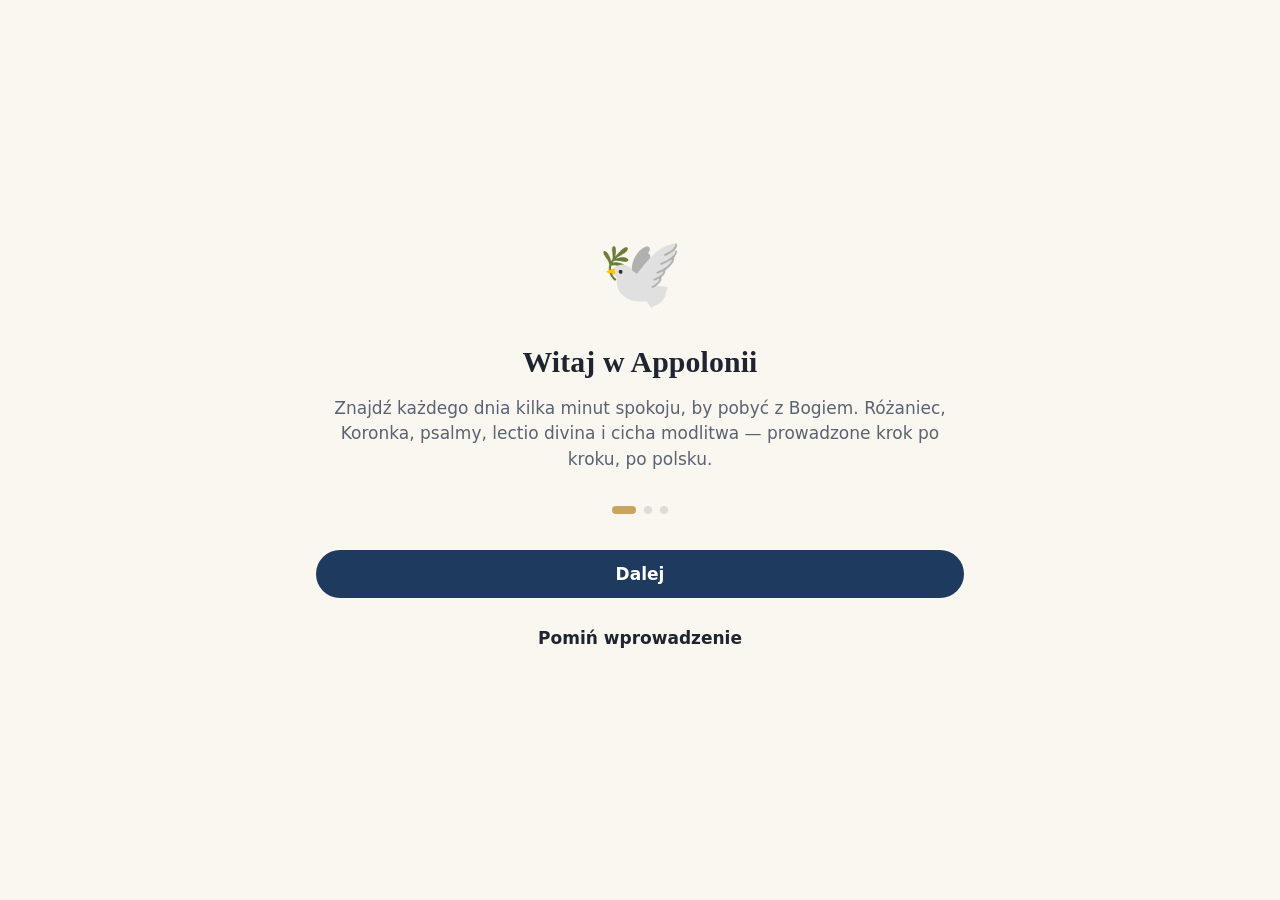
<file: index.html>
<!doctype html>
<html lang="pl" class="text-m">
<head>
  <meta charset="utf-8">
  <meta name="viewport" content="width=device-width, initial-scale=1, viewport-fit=cover">
  <title>Appolonia</title>
  <meta name="description" content="Appolonia — modlitwa i medytacja chrześcijańska po polsku.">
  <meta name="theme-color" content="#1F3A5F">
  <link rel="manifest" href="manifest.webmanifest">
  <link rel="icon" href="icons/icon-192.png" type="image/png">
  <link rel="apple-touch-icon" href="icons/apple-touch-icon.png">
  <meta name="apple-mobile-web-app-capable" content="yes">
  <meta name="apple-mobile-web-app-title" content="Appolonia">
  <link rel="stylesheet" href="css/app.css">
</head>
<body>
  <a class="skip-link" href="#app" id="skip-link"></a>
  <div id="live" class="sr-only" aria-live="polite"></div>
  <main id="app" tabindex="-1"></main>
  <nav id="tabbar" class="tabbar" hidden></nav>
  <script type="module" src="js/app.js"></script>
</body>
</html>
</file>
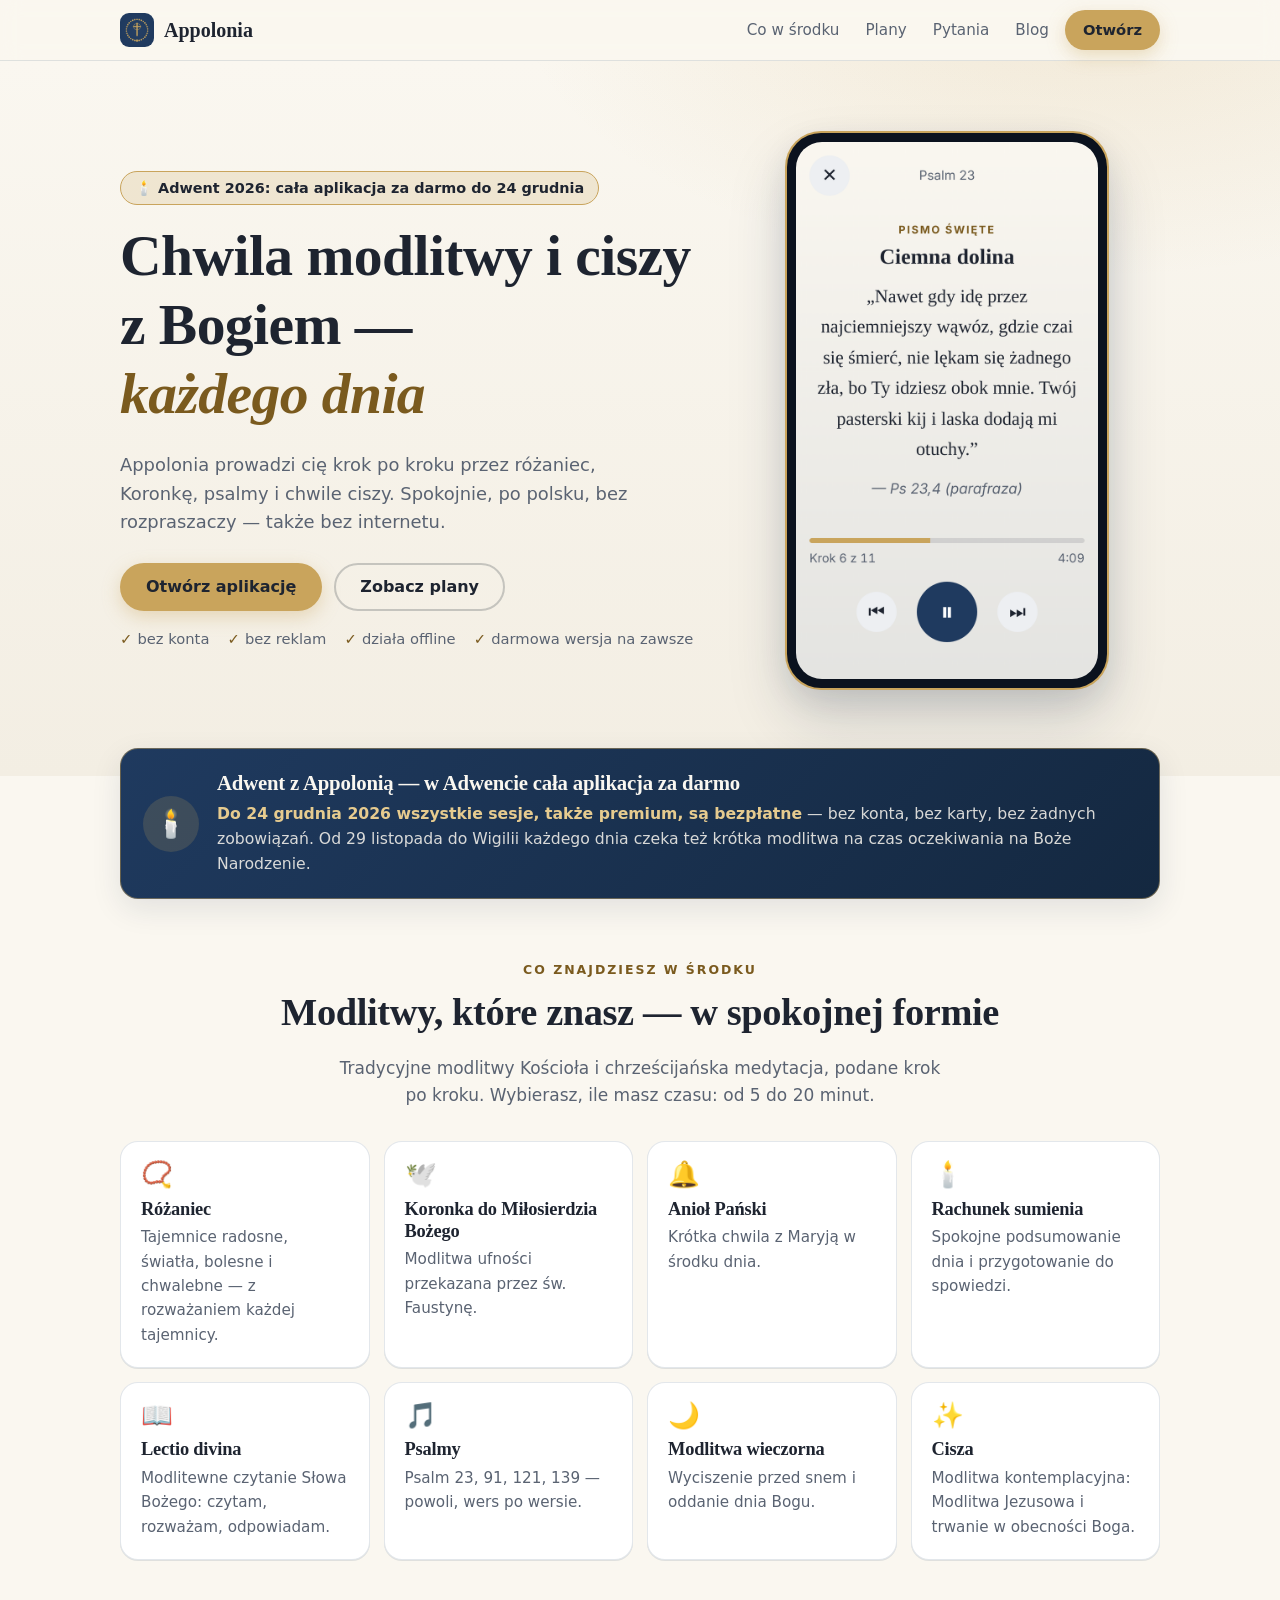
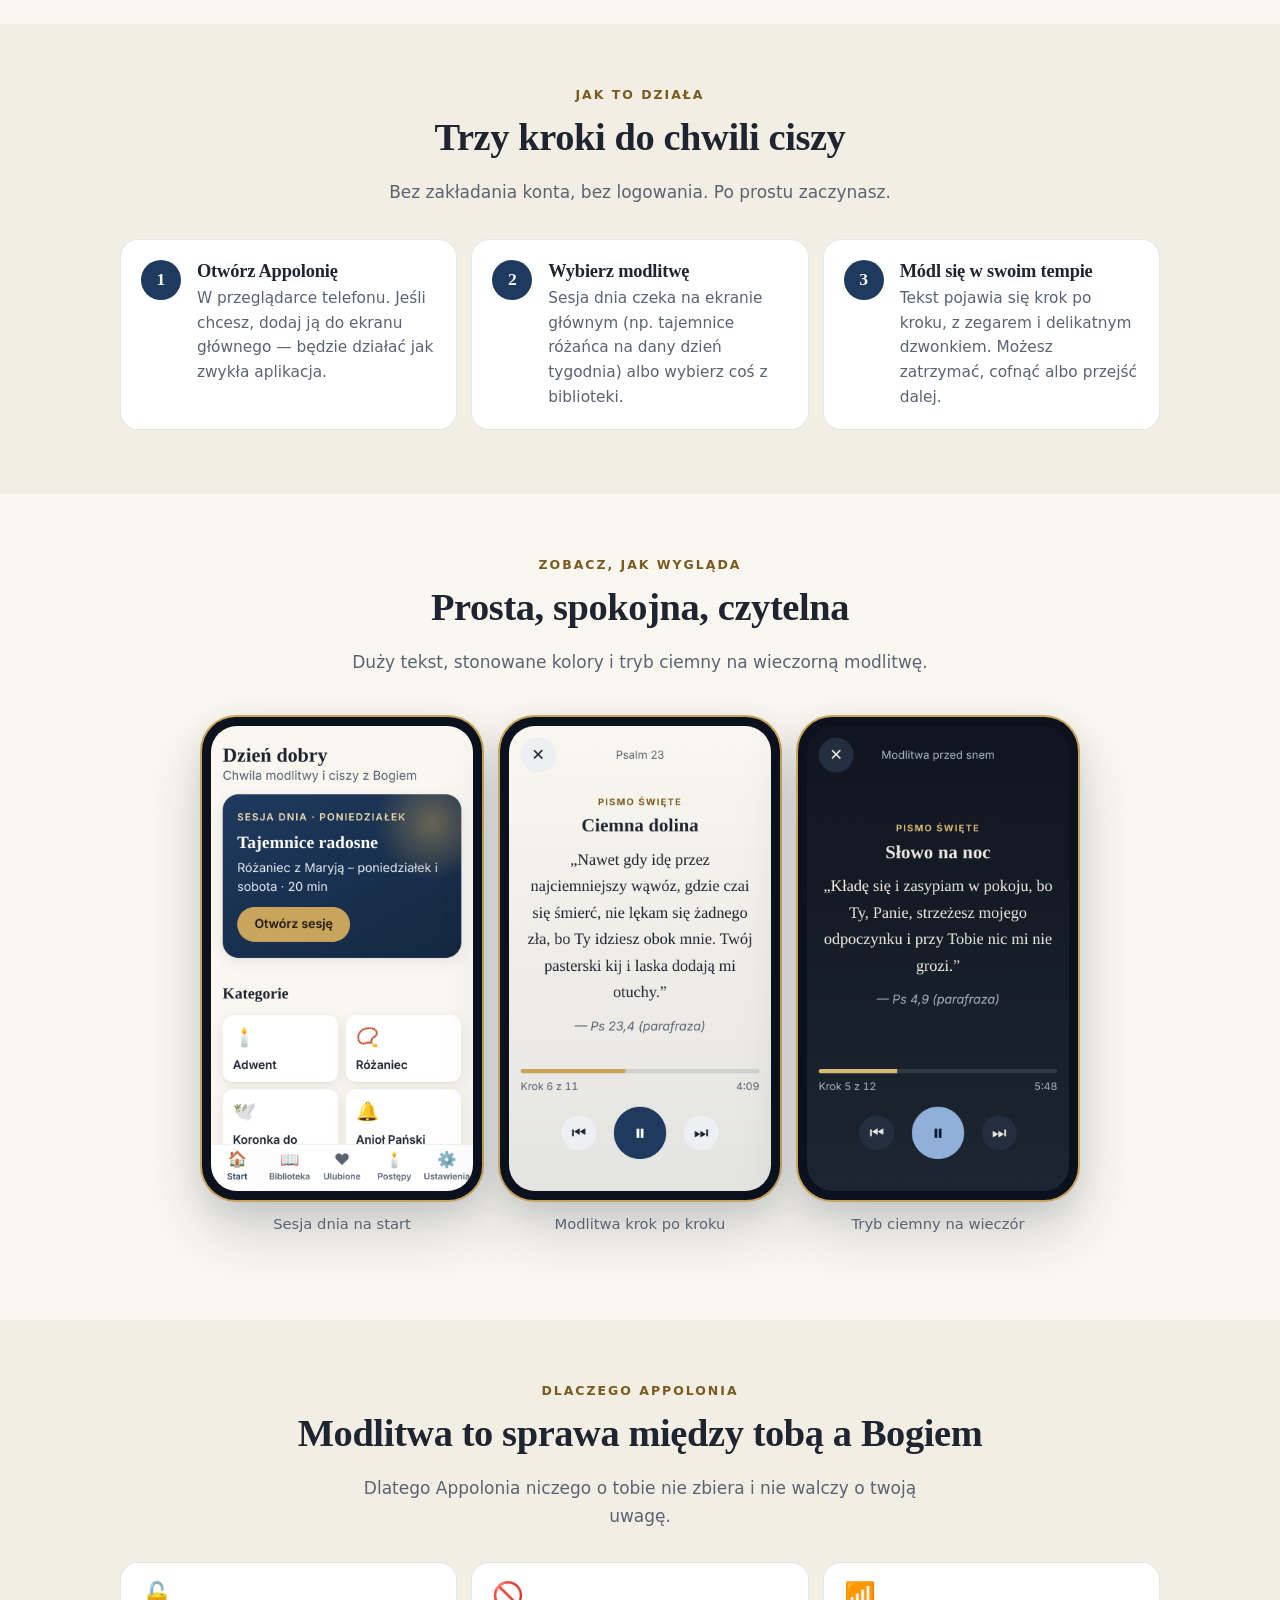
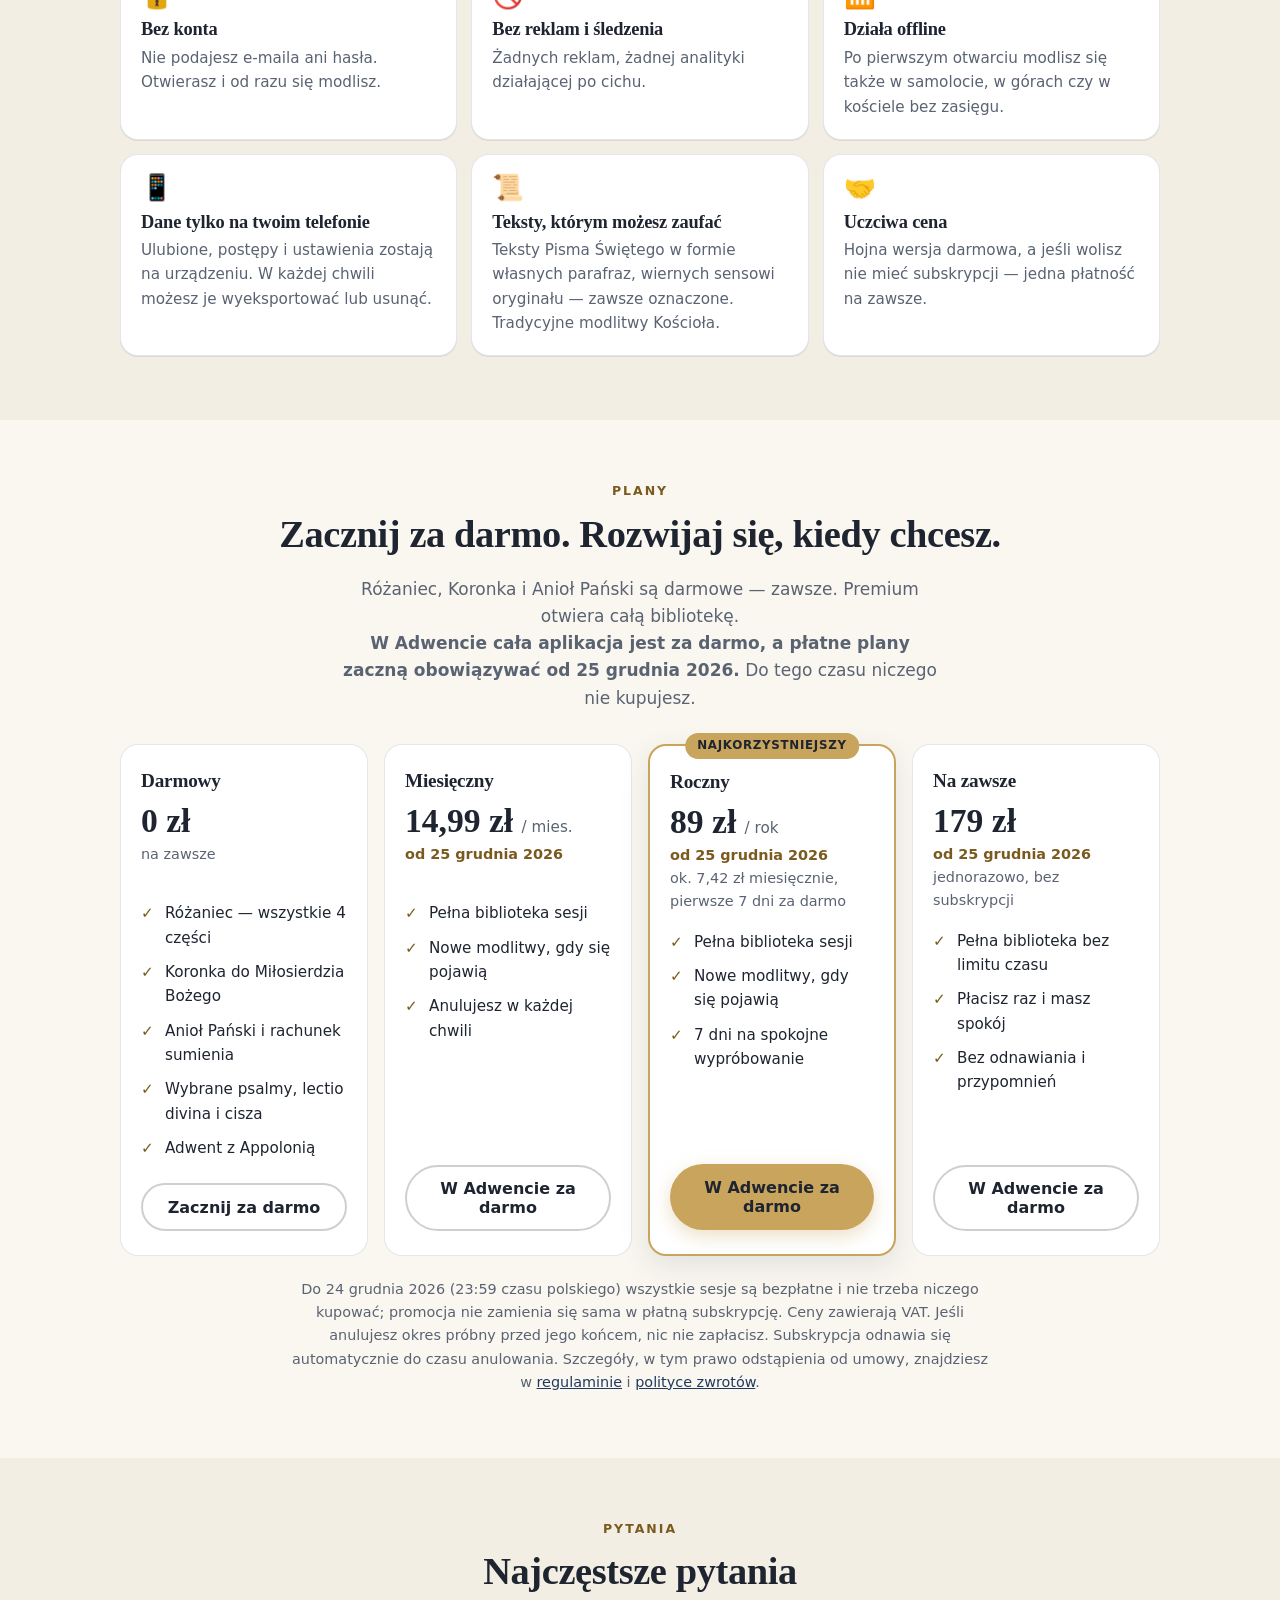
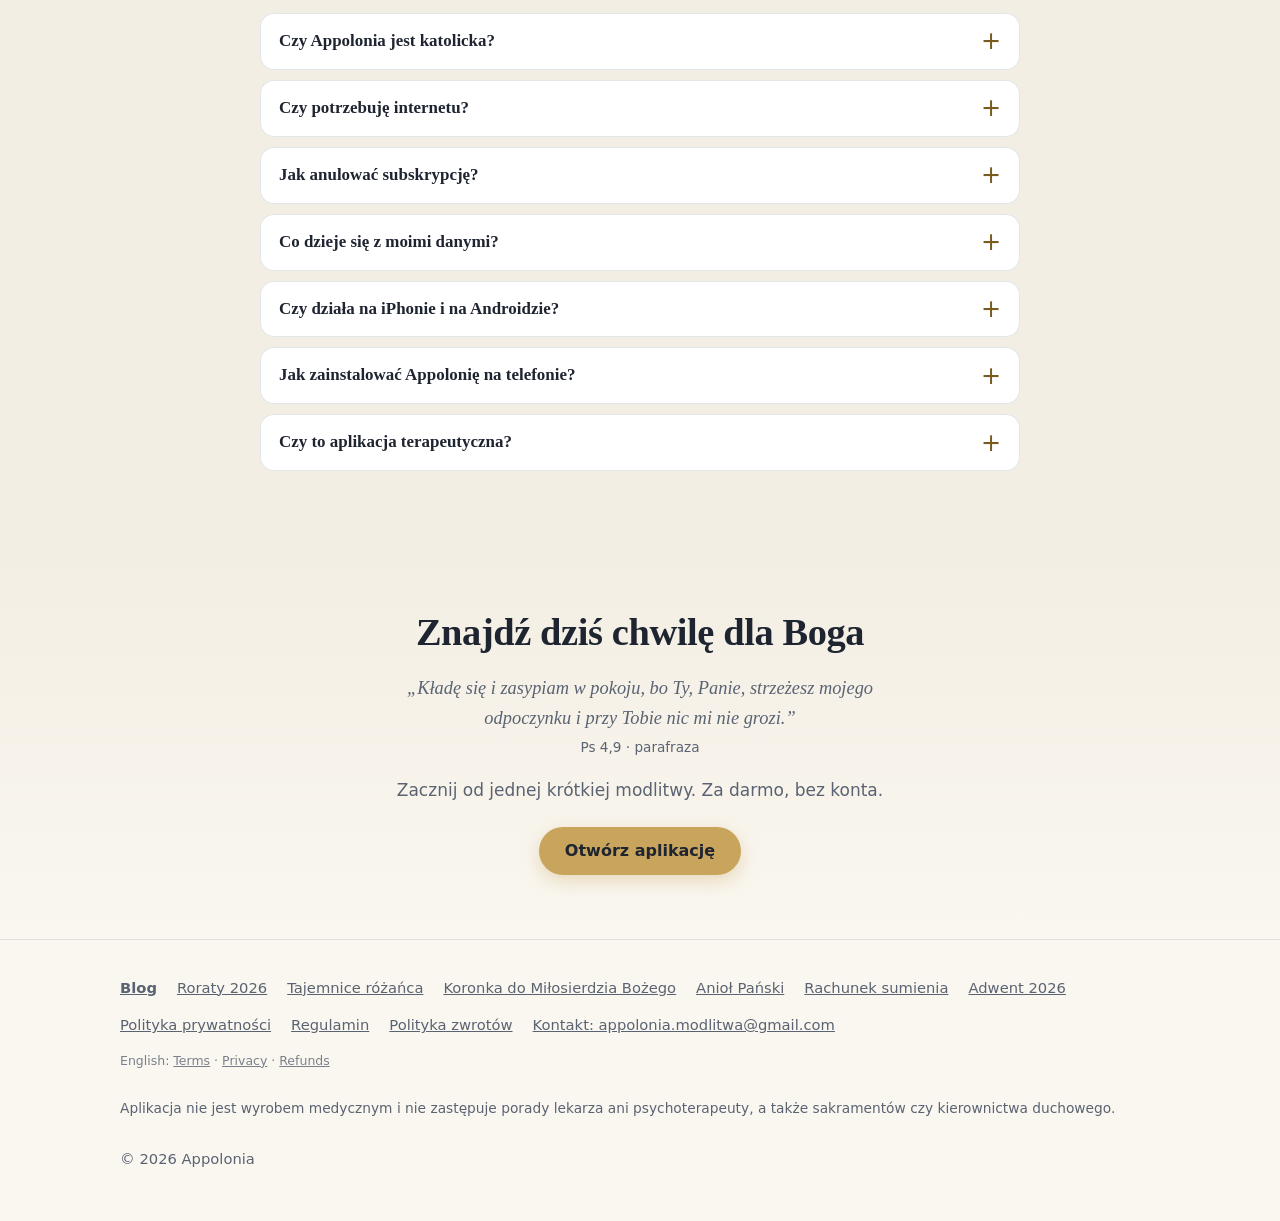
<file: site/index.html>
<!doctype html>
<html lang="pl">
<head>
<meta charset="utf-8">
<script>
  /* Adres aplikacji. Na produkcji aplikacja leży w katalogu głównym, a strona w /site/. */
  const APP_URL = '../index.html';
</script>
<meta name="viewport" content="width=device-width, initial-scale=1, viewport-fit=cover">
<title>Appolonia — modlitwa i chwila ciszy z Bogiem</title>
<meta name="description" content="Appolonia prowadzi cię krok po kroku przez różaniec, Koronkę do Miłosierdzia Bożego, psalmy i chwile ciszy. W Adwencie cała aplikacja za darmo. Po polsku, bez konta, bez reklam, także offline.">
<!-- https://zavattaro.github.io/appolonia/site = publiczny adres katalogu site/ (bez końcowego „/”), np. https://appolonia.app/site — podmień: python3 scripts/set_base_url.py https://… -->
<link rel="canonical" href="https://zavattaro.github.io/appolonia/site/">
<meta name="theme-color" content="#1F3A5F" media="(prefers-color-scheme: light)">
<meta name="theme-color" content="#10161F" media="(prefers-color-scheme: dark)">
<meta name="color-scheme" content="light dark">
<meta property="og:type" content="website">
<meta property="og:url" content="https://zavattaro.github.io/appolonia/site/">
<meta property="og:locale" content="pl_PL">
<meta property="og:site_name" content="Appolonia">
<meta property="og:title" content="Appolonia — chwila modlitwy i ciszy z Bogiem, każdego dnia">
<meta property="og:description" content="Prowadzona modlitwa po polsku: różaniec, Koronka, Anioł Pański, psalmy i cisza. Bez konta, bez reklam, także offline.">
<meta property="og:image" content="https://zavattaro.github.io/appolonia/site/screenshots/og.png">
<meta property="og:image:width" content="1200">
<meta property="og:image:height" content="630">
<meta property="og:image:alt" content="Appolonia — ekran modlitwy z Psalmem 23">
<meta name="twitter:card" content="summary_large_image">
<link rel="icon" type="image/png" sizes="192x192" href="../icons/icon-192.png">
<link rel="apple-touch-icon" href="../icons/apple-touch-icon.png">
<script type="application/ld+json">
{
  "@context": "https://schema.org",
  "@type": "SoftwareApplication",
  "name": "Appolonia",
  "description": "Prowadzona modlitwa katolicka po polsku: różaniec, Koronka do Miłosierdzia Bożego, Anioł Pański, rachunek sumienia, psalmy i cisza. Bez konta, bez reklam, także offline.",
  "applicationCategory": "LifestyleApplication",
  "operatingSystem": "Android, iOS, Windows, macOS (przeglądarka internetowa)",
  "inLanguage": "pl",
  "url": "https://zavattaro.github.io/appolonia/site/",
  "image": "https://zavattaro.github.io/appolonia/site/screenshots/og.png",
  "offers": {
    "@type": "Offer",
    "price": "0",
    "priceCurrency": "PLN",
    "description": "Adwent za darmo: cała aplikacja bezpłatnie do 24 grudnia 2026 r. Wersja darmowa pozostaje bezpłatna także później.",
    "availability": "https://schema.org/InStock",
    "url": "https://zavattaro.github.io/appolonia/site/"
  }
}
</script>
<style>
:root{
  --primary:#1F3A5F; --primary-dark:#142840; --accent:#C9A45C; --accent-ink:#7A5A1E;
  --bg:#FAF7F0; --bg-alt:#F3EEE3; --surface:#FFFFFF; --text:#1E2430; --muted:#5A6372;
  --line:rgba(31,58,95,.12); --shadow:0 10px 30px rgba(20,40,64,.10);
  --on-primary:#FAF7F0; --btn-text:#1E2430;
  --serif:Georgia,'Iowan Old Style','Palatino Linotype',Palatino,'Book Antiqua','Times New Roman',serif;
  --sans:system-ui,-apple-system,'Segoe UI',Roboto,'Helvetica Neue',Arial,sans-serif;
  --r:18px; --max:1080px;
}
@media (prefers-color-scheme: dark){
  :root{
    --primary:#8FB0D9; --primary-dark:#0E1A2B; --accent:#D9B977; --accent-ink:#D9B977;
    --bg:#10161F; --bg-alt:#141C27; --surface:#1A2330; --text:#ECE8DF; --muted:#A9B1BD;
    --line:rgba(236,232,223,.10); --shadow:0 10px 30px rgba(0,0,0,.35);
    --on-primary:#ECE8DF; --btn-text:#10161F;
  }
}
*,*::before,*::after{box-sizing:border-box}
html{-webkit-text-size-adjust:100%;scroll-behavior:smooth}
@media (prefers-reduced-motion: reduce){html{scroll-behavior:auto}}
body{margin:0;background:var(--bg);color:var(--text);font:17px/1.6 var(--sans);overflow-x:hidden}
img{max-width:100%;height:auto;display:block}
a{color:var(--primary)}
h1,h2,h3{font-family:var(--serif);font-weight:700;line-height:1.2;margin:0 0 .5em;letter-spacing:-.01em}
h2{font-size:clamp(1.7rem,4.6vw,2.4rem);text-align:center}
p{margin:0 0 1em}
.wrap{max-width:var(--max);margin:0 auto;padding:0 20px}
.eyebrow{font:600 .78rem/1.2 var(--sans);letter-spacing:.16em;text-transform:uppercase;color:var(--accent-ink);text-align:center;margin-bottom:.7rem}
.lead{color:var(--muted);text-align:center;max-width:38rem;margin:0 auto 2rem}
section{padding:64px 0}
.alt{background:var(--bg-alt)}
.skip{position:absolute;left:-9999px}
.skip:focus{left:12px;top:12px;z-index:9;background:var(--surface);padding:8px 12px;border-radius:8px}
:focus-visible{outline:3px solid var(--accent);outline-offset:3px}

/* nagłówek */
.top{position:sticky;top:0;z-index:5;background:color-mix(in srgb,var(--bg) 88%,transparent);backdrop-filter:saturate(1.2) blur(10px);-webkit-backdrop-filter:blur(10px);border-bottom:1px solid var(--line)}
.top .wrap{display:flex;align-items:center;justify-content:space-between;height:60px;gap:12px}
.brand{display:flex;align-items:center;gap:10px;text-decoration:none;color:var(--text);font:700 1.25rem var(--serif)}
.brand img{width:34px;height:34px;border-radius:9px}
.top nav{display:flex;gap:6px;align-items:center}
.top nav a.link{display:none;text-decoration:none;color:var(--muted);font-size:.95rem;padding:8px 10px}
.top nav a.link:hover{color:var(--text)}
@media (min-width:760px){.top nav a.link{display:inline-block}}

/* przyciski */
.btn{display:inline-flex;align-items:center;justify-content:center;text-align:center;gap:8px;min-height:48px;padding:12px 24px;border-radius:999px;font:600 1rem/1.2 var(--sans);text-decoration:none;border:2px solid transparent;transition:transform .15s ease,box-shadow .15s ease;cursor:pointer}
.btn:hover{transform:translateY(-1px)}
.btn-gold{background:var(--accent);color:var(--btn-text);box-shadow:0 6px 18px rgba(201,164,92,.35)}
.btn-ghost{background:transparent;color:var(--text);border-color:color-mix(in srgb,var(--text) 22%,transparent)}
.btn-sm{min-height:40px;padding:8px 16px;font-size:.92rem}
.btn-block{width:100%}

/* hero */
.hero{padding:40px 0 56px;background:
  radial-gradient(60rem 30rem at 85% -10%,color-mix(in srgb,var(--accent) 18%,transparent),transparent 60%),
  linear-gradient(180deg,var(--bg) 0%,var(--bg-alt) 100%)}
.hero .wrap{display:grid;gap:36px;align-items:center}
.hero h1{font-size:clamp(2.1rem,7.4vw,3.6rem);margin-bottom:.4em}
.hero h1 em{font-style:italic;color:var(--accent-ink);font-weight:700}
.hero p.sub{font-size:1.12rem;color:var(--muted);max-width:34rem}
.cta{display:flex;flex-wrap:wrap;gap:12px;margin:1.6rem 0 1rem}
.trust{display:flex;flex-wrap:wrap;gap:6px 18px;padding:0;margin:0;list-style:none;color:var(--muted);font-size:.92rem}
.trust li::before{content:"✓ ";color:var(--accent-ink);font-weight:700}
.phone{border-radius:34px;padding:9px;background:#0B121E;box-shadow:0 0 0 2px var(--accent),var(--shadow),0 30px 60px rgba(20,40,64,.18);max-width:290px;margin:0 auto}
.phone img{border-radius:26px;width:100%}
@media (min-width:860px){
  .hero{padding:72px 0 88px}
  .hero .wrap{grid-template-columns:1.15fr .85fr}
  .phone{max-width:320px}
}

/* adwent */
.advent{padding:0;margin-top:-28px;position:relative;z-index:1}
.advent .card{display:flex;gap:18px;align-items:center;background:linear-gradient(135deg,#1F3A5F,#142840);color:#FAF7F0;border-radius:var(--r);padding:22px 22px;box-shadow:var(--shadow);border:1px solid rgba(201,164,92,.45)}
.advent .ic{flex:0 0 auto;width:56px;height:56px;border-radius:50%;display:grid;place-items:center;background:rgba(201,164,92,.18);font-size:1.7rem}
.advent h2{font-size:1.3rem;text-align:left;margin:0 0 .25em;color:#FAF7F0}
.advent p{margin:0;color:rgba(250,247,240,.85);font-size:.98rem}
.advent strong{color:#E6CB8F}
.promo-strip{display:inline-block;margin:0 0 1rem;padding:6px 14px;border-radius:999px;background:color-mix(in srgb,var(--accent) 20%,transparent);border:1px solid var(--accent);color:var(--text);font:600 .9rem/1.4 var(--sans)}
.blog-links{display:flex;flex-wrap:wrap;gap:8px 20px}
.per.soon{color:var(--accent-ink);font-weight:600}

/* treści */
.grid{display:grid;gap:14px;grid-template-columns:1fr}
@media (min-width:560px){.grid.c2{grid-template-columns:1fr 1fr}}
@media (min-width:900px){.grid.c4{grid-template-columns:repeat(4,1fr)}.grid.c3{grid-template-columns:repeat(3,1fr)}}
@media (min-width:560px) and (max-width:899px){.grid.c4{grid-template-columns:1fr 1fr}.grid.c3{grid-template-columns:1fr 1fr}}
@media (max-width:559px){.grid.c4{grid-template-columns:1fr 1fr;gap:10px}.grid.c4 .tile{padding:16px 14px}.grid.c4 .tile h3{font-size:1.02rem}.grid.c4 .tile p{font-size:.88rem}}
@media (max-width:339px){.grid.c4{grid-template-columns:1fr}}
.tile{background:var(--surface);border:1px solid var(--line);border-radius:var(--r);padding:20px;box-shadow:0 1px 0 var(--line)}
.tile .e{font-size:1.6rem;line-height:1;display:block;margin-bottom:10px}
.tile h3{font-size:1.15rem;margin-bottom:.3em}
.tile p{color:var(--muted);font-size:.95rem;margin:0}

/* kroki */
.steps{counter-reset:s;list-style:none;padding:0;margin:0}
.steps li{position:relative;padding:20px 20px 20px 76px;background:var(--surface);border:1px solid var(--line);border-radius:var(--r)}
.steps li::before{counter-increment:s;content:counter(s);position:absolute;left:20px;top:20px;width:40px;height:40px;border-radius:50%;display:grid;place-items:center;background:var(--primary);color:var(--bg);font:700 1.1rem var(--serif)}
.steps h3{font-size:1.15rem;margin-bottom:.25em}
.steps p{margin:0;color:var(--muted);font-size:.96rem}

/* galeria */
.shots{display:flex;gap:18px;overflow-x:auto;scroll-snap-type:x mandatory;padding:8px 4px 20px;margin:0 -20px;padding-left:20px;padding-right:20px;-webkit-overflow-scrolling:touch}
.shots figure{flex:0 0 72%;max-width:280px;margin:0;scroll-snap-align:center}
.shots .phone{max-width:none}
.shots figcaption{text-align:center;color:var(--muted);font-size:.92rem;margin-top:12px}
@media (min-width:860px){.shots{justify-content:center;overflow:visible}.shots figure{flex:0 0 280px}}

/* plany */
.plans{display:grid;gap:16px;grid-template-columns:1fr;align-items:stretch}
@media (min-width:640px){.plans{grid-template-columns:1fr 1fr}}
@media (min-width:1000px){.plans{grid-template-columns:repeat(4,1fr)}}
.plan{position:relative;display:flex;flex-direction:column;background:var(--surface);border:1px solid var(--line);border-radius:var(--r);padding:24px 20px}
.plan.best{border:2px solid var(--accent);box-shadow:var(--shadow)}
.badge{position:absolute;top:-13px;left:50%;transform:translateX(-50%);background:var(--accent);color:var(--btn-text);font:700 .74rem/1 var(--sans);letter-spacing:.06em;text-transform:uppercase;padding:7px 12px;border-radius:999px;white-space:nowrap}
.plan h3{font-size:1.2rem;margin-bottom:.4em}
.price{font:700 2.1rem/1.1 var(--serif);margin:.1em 0}
.price small{font:500 .95rem var(--sans);color:var(--muted)}
.per{color:var(--muted);font-size:.9rem;min-height:1.4em;margin-bottom:.8em}
@media (min-width:1000px){.per{min-height:2.9em}}
.plan ul{list-style:none;padding:0;margin:0 0 1.2em;font-size:.95rem;flex:1}
.plan li{padding:5px 0 5px 24px;position:relative}
.plan li::before{content:"✓";position:absolute;left:0;color:var(--accent-ink);font-weight:700}
.note{text-align:center;color:var(--muted);font-size:.9rem;max-width:44rem;margin:22px auto 0}

/* FAQ */
.faq{max-width:760px;margin:0 auto}
.faq details{background:var(--surface);border:1px solid var(--line);border-radius:14px;margin-bottom:10px}
.faq summary{cursor:pointer;list-style:none;padding:16px 48px 16px 18px;font:700 1.06rem/1.35 var(--serif);position:relative;min-height:48px}
.faq summary::-webkit-details-marker{display:none}
.faq summary::after{content:"+";position:absolute;right:18px;top:50%;transform:translateY(-50%);font:400 1.5rem var(--sans);color:var(--accent-ink)}
.faq details[open] summary::after{content:"–"}
.faq .a{padding:0 18px 16px;color:var(--muted)}
.faq .a p:last-child{margin-bottom:0}
.faq ol{padding-left:1.2em;margin:.3em 0 .8em}
.faq h4{margin:.6em 0 .2em;color:var(--text);font:600 .98rem var(--sans)}

/* zakończenie */
.final{text-align:center;background:linear-gradient(180deg,var(--bg-alt),var(--bg))}
.final p{color:var(--muted);max-width:32rem;margin:0 auto 1.4rem}
.verse{font:italic 1.15rem/1.6 var(--serif);color:var(--text);max-width:34rem;margin:0 auto 1.6rem}
.verse cite{display:block;font:normal .85rem var(--sans);color:var(--muted);margin-top:.4em}

footer{border-top:1px solid var(--line);padding:36px 0 calc(36px + env(safe-area-inset-bottom));font-size:.92rem;color:var(--muted)}
footer .wrap{display:grid;gap:14px}
footer nav{display:flex;flex-wrap:wrap;gap:8px 20px}
footer a{color:var(--muted)}
footer .med{font-size:.86rem}
</style>
</head>
<body>
<a class="skip" href="#main">Przejdź do treści</a>

<header class="top">
  <div class="wrap">
    <a class="brand" href="#top" aria-label="Appolonia — początek strony"><img src="../icons/icon-192.png" alt="" width="34" height="34">Appolonia</a>
    <nav aria-label="Nawigacja">
      <a class="link" href="#co-w-srodku">Co w środku</a>
      <a class="link" href="#plany">Plany</a>
      <a class="link" href="#pytania">Pytania</a>
      <a class="link" href="blog/index.html">Blog</a>
      <a class="btn btn-gold btn-sm" data-app href="../index.html">Otwórz</a>
    </nav>
  </div>
</header>

<main id="main">
  <section class="hero" id="top">
    <div class="wrap">
      <div>
        <p class="promo-strip">🕯️ Adwent 2026: cała aplikacja za darmo do 24 grudnia</p>
        <h1>Chwila modlitwy i&nbsp;ciszy z&nbsp;Bogiem — <em>każdego&nbsp;dnia</em></h1>
        <p class="sub">Appolonia prowadzi cię krok po kroku przez różaniec, Koronkę, psalmy i&nbsp;chwile ciszy. Spokojnie, po polsku, bez rozpraszaczy — także bez internetu.</p>
        <div class="cta">
          <a class="btn btn-gold" data-app href="../index.html">Otwórz aplikację</a>
          <a class="btn btn-ghost" href="#plany">Zobacz plany</a>
        </div>
        <ul class="trust">
          <li>bez konta</li><li>bez reklam</li><li>działa offline</li><li>darmowa wersja na zawsze</li>
        </ul>
      </div>
      <div class="phone"><img src="screenshots/phone-3-player.png" width="720" height="1280" alt="Ekran modlitwy w Appolonii: Psalm 23 w formie parafrazy" fetchpriority="high"></div>
    </div>
  </section>

  <section class="advent" aria-labelledby="adwent-h">
    <div class="wrap">
      <div class="card">
        <div class="ic" aria-hidden="true">🕯️</div>
        <div>
          <h2 id="adwent-h">Adwent z Appolonią — w Adwencie cała aplikacja za darmo</h2>
          <p><strong>Do 24 grudnia 2026 wszystkie sesje, także premium, są bezpłatne</strong> — bez konta, bez karty, bez żadnych zobowiązań. Od 29 listopada do Wigilii każdego dnia czeka też krótka modlitwa na czas oczekiwania na Boże Narodzenie.</p>
        </div>
      </div>
    </div>
  </section>

  <section id="co-w-srodku" aria-labelledby="inside-h">
    <div class="wrap">
      <div class="eyebrow">Co znajdziesz w środku</div>
      <h2 id="inside-h">Modlitwy, które znasz —&nbsp;w&nbsp;spokojnej formie</h2>
      <p class="lead">Tradycyjne modlitwy Kościoła i chrześcijańska medytacja, podane krok po kroku. Wybierasz, ile masz czasu: od 5 do 20 minut.</p>
      <div class="grid c4">
        <div class="tile"><span class="e" aria-hidden="true">📿</span><h3>Różaniec</h3><p>Tajemnice radosne, światła, bolesne i chwalebne — z rozważaniem każdej tajemnicy.</p></div>
        <div class="tile"><span class="e" aria-hidden="true">🕊️</span><h3>Koronka do Miłosierdzia Bożego</h3><p>Modlitwa ufności przekazana przez św. Faustynę.</p></div>
        <div class="tile"><span class="e" aria-hidden="true">🔔</span><h3>Anioł Pański</h3><p>Krótka chwila z Maryją w środku dnia.</p></div>
        <div class="tile"><span class="e" aria-hidden="true">🕯️</span><h3>Rachunek sumienia</h3><p>Spokojne podsumowanie dnia i przygotowanie do spowiedzi.</p></div>
        <div class="tile"><span class="e" aria-hidden="true">📖</span><h3>Lectio divina</h3><p>Modlitewne czytanie Słowa Bożego: czytam, rozważam, odpowiadam.</p></div>
        <div class="tile"><span class="e" aria-hidden="true">🎵</span><h3>Psalmy</h3><p>Psalm 23, 91, 121, 139 — powoli, wers po wersie.</p></div>
        <div class="tile"><span class="e" aria-hidden="true">🌙</span><h3>Modlitwa wieczorna</h3><p>Wyciszenie przed snem i oddanie dnia Bogu.</p></div>
        <div class="tile"><span class="e" aria-hidden="true">✨</span><h3>Cisza</h3><p>Modlitwa kontemplacyjna: Modlitwa Jezusowa i trwanie w obecności Boga.</p></div>
      </div>
    </div>
  </section>

  <section class="alt" aria-labelledby="how-h">
    <div class="wrap">
      <div class="eyebrow">Jak to działa</div>
      <h2 id="how-h">Trzy kroki do chwili ciszy</h2>
      <p class="lead">Bez zakładania konta, bez logowania. Po prostu zaczynasz.</p>
      <ol class="steps grid c3">
        <li><h3>Otwórz Appolonię</h3><p>W przeglądarce telefonu. Jeśli chcesz, dodaj ją do ekranu głównego — będzie działać jak zwykła aplikacja.</p></li>
        <li><h3>Wybierz modlitwę</h3><p>Sesja dnia czeka na ekranie głównym (np. tajemnice różańca na dany dzień tygodnia) albo wybierz coś z biblioteki.</p></li>
        <li><h3>Módl się w swoim tempie</h3><p>Tekst pojawia się krok po kroku, z zegarem i delikatnym dzwonkiem. Możesz zatrzymać, cofnąć albo przejść dalej.</p></li>
      </ol>
    </div>
  </section>

  <section aria-labelledby="shots-h">
    <div class="wrap">
      <div class="eyebrow">Zobacz, jak wygląda</div>
      <h2 id="shots-h">Prosta, spokojna, czytelna</h2>
      <p class="lead">Duży tekst, stonowane kolory i tryb ciemny na wieczorną modlitwę.</p>
      <div class="shots">
        <figure><div class="phone"><img src="screenshots/phone-1-home.png" width="720" height="1280" loading="lazy" alt="Ekran główny: sesja dnia — tajemnice radosne różańca"></div><figcaption>Sesja dnia na start</figcaption></figure>
        <figure><div class="phone"><img src="screenshots/phone-3-player.png" width="720" height="1280" loading="lazy" alt="Odtwarzacz modlitwy z tekstem Psalmu 23"></div><figcaption>Modlitwa krok po kroku</figcaption></figure>
        <figure><div class="phone"><img src="screenshots/phone-5-player-dark.png" width="720" height="1280" loading="lazy" alt="Modlitwa przed snem w trybie ciemnym: Psalm 4,9"></div><figcaption>Tryb ciemny na wieczór</figcaption></figure>
      </div>
    </div>
  </section>

  <section class="alt" aria-labelledby="why-h">
    <div class="wrap">
      <div class="eyebrow">Dlaczego Appolonia</div>
      <h2 id="why-h">Modlitwa to sprawa między tobą a&nbsp;Bogiem</h2>
      <p class="lead">Dlatego Appolonia niczego o tobie nie zbiera i nie walczy o twoją uwagę.</p>
      <div class="grid c3">
        <div class="tile"><span class="e" aria-hidden="true">🔓</span><h3>Bez konta</h3><p>Nie podajesz e-maila ani hasła. Otwierasz i od razu się modlisz.</p></div>
        <div class="tile"><span class="e" aria-hidden="true">🚫</span><h3>Bez reklam i śledzenia</h3><p>Żadnych reklam, żadnej analityki działającej po cichu.</p></div>
        <div class="tile"><span class="e" aria-hidden="true">📶</span><h3>Działa offline</h3><p>Po pierwszym otwarciu modlisz się także w samolocie, w górach czy w kościele bez zasięgu.</p></div>
        <div class="tile"><span class="e" aria-hidden="true">📱</span><h3>Dane tylko na twoim telefonie</h3><p>Ulubione, postępy i ustawienia zostają na urządzeniu. W każdej chwili możesz je wyeksportować lub usunąć.</p></div>
        <div class="tile"><span class="e" aria-hidden="true">📜</span><h3>Teksty, którym możesz zaufać</h3><p>Teksty Pisma Świętego w formie własnych parafraz, wiernych sensowi oryginału — zawsze oznaczone. Tradycyjne modlitwy Kościoła.</p></div>
        <div class="tile"><span class="e" aria-hidden="true">🤝</span><h3>Uczciwa cena</h3><p>Hojna wersja darmowa, a jeśli wolisz nie mieć subskrypcji — jedna płatność na zawsze.</p></div>
      </div>
    </div>
  </section>

  <section id="plany" aria-labelledby="plans-h">
    <div class="wrap">
      <div class="eyebrow">Plany</div>
      <h2 id="plans-h">Zacznij za darmo. Rozwijaj się, kiedy chcesz.</h2>
      <p class="lead">Różaniec, Koronka i Anioł Pański są darmowe — zawsze. Premium otwiera całą bibliotekę.<br><strong>W Adwencie cała aplikacja jest za darmo, a płatne plany zaczną obowiązywać od 25 grudnia 2026.</strong> Do tego czasu niczego nie kupujesz.</p>
      <div class="plans">
        <div class="plan">
          <h3>Darmowy</h3>
          <div class="price">0 zł</div>
          <div class="per">na zawsze</div>
          <ul>
            <li>Różaniec — wszystkie 4 części</li>
            <li>Koronka do Miłosierdzia Bożego</li>
            <li>Anioł Pański i rachunek sumienia</li>
            <li>Wybrane psalmy, lectio divina i cisza</li>
            <li>Adwent z Appolonią</li>
          </ul>
          <a class="btn btn-ghost btn-block" data-app href="../index.html">Zacznij za darmo</a>
        </div>
        <div class="plan">
          <h3>Miesięczny</h3>
          <div class="price">14,99 zł <small>/ mies.</small></div>
          <div class="per soon">od 25 grudnia 2026</div>
          <ul>
            <li>Pełna biblioteka sesji</li>
            <li>Nowe modlitwy, gdy się pojawią</li>
            <li>Anulujesz w każdej chwili</li>
          </ul>
          <a class="btn btn-ghost btn-block" data-app href="../index.html">W Adwencie za darmo</a>
        </div>
        <div class="plan best">
          <span class="badge">Najkorzystniejszy</span>
          <h3>Roczny</h3>
          <div class="price">89 zł <small>/ rok</small></div>
          <div class="per soon">od 25 grudnia 2026<br><span style="font-weight:400;color:var(--muted)">ok. 7,42 zł miesięcznie, pierwsze 7 dni za darmo</span></div>
          <ul>
            <li>Pełna biblioteka sesji</li>
            <li>Nowe modlitwy, gdy się pojawią</li>
            <li>7 dni na spokojne wypróbowanie</li>
          </ul>
          <a class="btn btn-gold btn-block" data-app href="../index.html">W Adwencie za darmo</a>
        </div>
        <div class="plan">
          <h3>Na zawsze</h3>
          <div class="price">179 zł</div>
          <div class="per soon">od 25 grudnia 2026<br><span style="font-weight:400;color:var(--muted)">jednorazowo, bez subskrypcji</span></div>
          <ul>
            <li>Pełna biblioteka bez limitu czasu</li>
            <li>Płacisz raz i masz spokój</li>
            <li>Bez odnawiania i przypomnień</li>
          </ul>
          <a class="btn btn-ghost btn-block" data-app href="../index.html">W Adwencie za darmo</a>
        </div>
      </div>
      <p class="note">Do 24 grudnia 2026 (23:59 czasu polskiego) wszystkie sesje są bezpłatne i nie trzeba niczego kupować; promocja nie zamienia się sama w płatną subskrypcję. Ceny zawierają VAT. Jeśli anulujesz okres próbny przed jego końcem, nic nie zapłacisz. Subskrypcja odnawia się automatycznie do czasu anulowania. Szczegóły, w tym prawo odstąpienia od umowy, znajdziesz w <a href="../legal/terms.html">regulaminie</a> i <a href="../legal/refund.html">polityce zwrotów</a>.</p>
    </div>
  </section>

  <section class="alt" id="pytania" aria-labelledby="faq-h">
    <div class="wrap">
      <div class="eyebrow">Pytania</div>
      <h2 id="faq-h">Najczęstsze pytania</h2>
      <div class="faq">
        <details>
          <summary>Czy Appolonia jest katolicka?</summary>
          <div class="a"><p>Tak. Appolonia opiera się na tradycyjnych modlitwach Kościoła katolickiego: różańcu, Koronce do Miłosierdzia Bożego, Aniele Pańskim, rachunku sumienia i lectio divina. Fragmenty biblijne to nasze własne parafrazy, wierne sensowi oryginału i zawsze oznaczone.</p><p>Appolonia pomaga w codziennej modlitwie, ale nie zastępuje Mszy Świętej, sakramentów ani kierownictwa duchowego.</p></div>
        </details>
        <details>
          <summary>Czy potrzebuję internetu?</summary>
          <div class="a"><p>Tylko przy pierwszym otwarciu. Potem Appolonia zapisuje się w pamięci telefonu i działa całkowicie offline — wszystkie modlitwy, dzwonki i zegar.</p></div>
        </details>
        <details>
          <summary>Jak anulować subskrypcję?</summary>
          <div class="a"><p>W każdej chwili, bez podawania powodu. Link do zarządzania subskrypcją znajdziesz w e-mailu z potwierdzeniem zakupu. Po anulowaniu zachowujesz dostęp do końca opłaconego okresu, a potem wracasz do wersji darmowej — twoje postępy i ulubione zostają.</p><p>Plan „Na zawsze” to jednorazowa płatność — nie ma czego anulować.</p></div>
        </details>
        <details>
          <summary>Co dzieje się z moimi danymi?</summary>
          <div class="a"><p>Nic nie opuszcza twojego telefonu. Nie zakładasz konta, nie wysyłamy twoich ulubionych, postępów ani ustawień na żaden serwer i nie używamy reklam ani śledzenia. W ustawieniach aplikacji możesz wyeksportować swoje dane albo usunąć je jednym przyciskiem. Więcej w <a href="../legal/privacy.html">polityce prywatności</a>.</p></div>
        </details>
        <details>
          <summary>Czy działa na iPhonie i na Androidzie?</summary>
          <div class="a"><p>Tak. Appolonia działa w przeglądarce na każdym nowoczesnym telefonie — iPhonie (Safari) i Androidzie (Chrome) — a także na tablecie i komputerze. Nie musisz niczego pobierać ze sklepu.</p></div>
        </details>
        <details>
          <summary>Jak zainstalować Appolonię na telefonie?</summary>
          <div class="a">
            <h4>Android (Chrome)</h4>
            <ol>
              <li>Otwórz Appolonię w Chrome.</li>
              <li>Stuknij menu <strong>⋮</strong> w prawym górnym rogu.</li>
              <li>Wybierz <strong>„Zainstaluj aplikację”</strong> lub <strong>„Dodaj do ekranu głównego”</strong>.</li>
            </ol>
            <h4>iPhone (Safari)</h4>
            <ol>
              <li>Otwórz Appolonię w Safari.</li>
              <li>Stuknij przycisk <strong>Udostępnij</strong> (kwadrat ze strzałką w górę).</li>
              <li>Przewiń w dół i wybierz <strong>„Do ekranu początkowego”</strong>, a potem <strong>„Dodaj”</strong>.</li>
            </ol>
            <p>Ikona Appolonii pojawi się obok innych aplikacji i otworzy się na pełnym ekranie, także bez internetu.</p>
          </div>
        </details>
        <details>
          <summary>Czy to aplikacja terapeutyczna?</summary>
          <div class="a"><p>Nie. Appolonia jest aplikacją do modlitwy o charakterze religijnym. Nie jest wyrobem medycznym i nie zastępuje porady lekarza ani psychoterapeuty. Jeśli przeżywasz trudny czas, porozmawiaj ze specjalistą lub zadzwoń pod bezpłatny numer 116 123.</p></div>
        </details>
      </div>
    </div>
  </section>

  <section class="final" aria-labelledby="final-h">
    <div class="wrap">
      <h2 id="final-h">Znajdź dziś chwilę dla Boga</h2>
      <p class="verse">„Kładę się i zasypiam w pokoju, bo Ty, Panie, strzeżesz mojego odpoczynku i przy Tobie nic mi nie grozi.”<cite>Ps 4,9 · parafraza</cite></p>
      <p>Zacznij od jednej krótkiej modlitwy. Za darmo, bez konta.</p>
      <a class="btn btn-gold" data-app href="../index.html">Otwórz aplikację</a>
    </div>
  </section>
</main>

<footer>
  <div class="wrap">
    <nav aria-label="Blog" class="blog-links">
      <a href="blog/index.html"><strong>Blog</strong></a>
      <a href="blog/roraty-2026.html">Roraty 2026</a>
      <a href="blog/tajemnice-rozanca.html">Tajemnice różańca</a>
      <a href="blog/koronka-do-milosierdzia-bozego.html">Koronka do Miłosierdzia Bożego</a>
      <a href="blog/aniol-panski.html">Anioł Pański</a>
      <a href="blog/rachunek-sumienia.html">Rachunek sumienia</a>
      <a href="blog/adwent-2026.html">Adwent 2026</a>
    </nav>
    <nav aria-label="Informacje prawne">
      <a href="../legal/privacy.html">Polityka prywatności</a>
      <a href="../legal/terms.html">Regulamin</a>
      <a href="../legal/refund.html">Polityka zwrotów</a>
      <a href="mailto:appolonia.modlitwa@gmail.com">Kontakt: appolonia.modlitwa@gmail.com</a>
    </nav>
    <p class="en-legal" lang="en" style="font-size:.85em;opacity:.8">English: <a href="../legal/en/terms.html">Terms</a> · <a href="../legal/en/privacy.html">Privacy</a> · <a href="../legal/en/refund.html">Refunds</a></p>
    <p class="med">Aplikacja nie jest wyrobem medycznym i nie zastępuje porady lekarza ani psychoterapeuty, a także sakramentów czy kierownictwa duchowego.</p>
    <p>© 2026 Appolonia</p>
  </div>
</footer>

<script>
  document.querySelectorAll('[data-app]').forEach(function (a) {
    a.setAttribute('href', APP_URL + (a.getAttribute('data-path') || ''));
  });
</script>
</body>
</html>
</file>
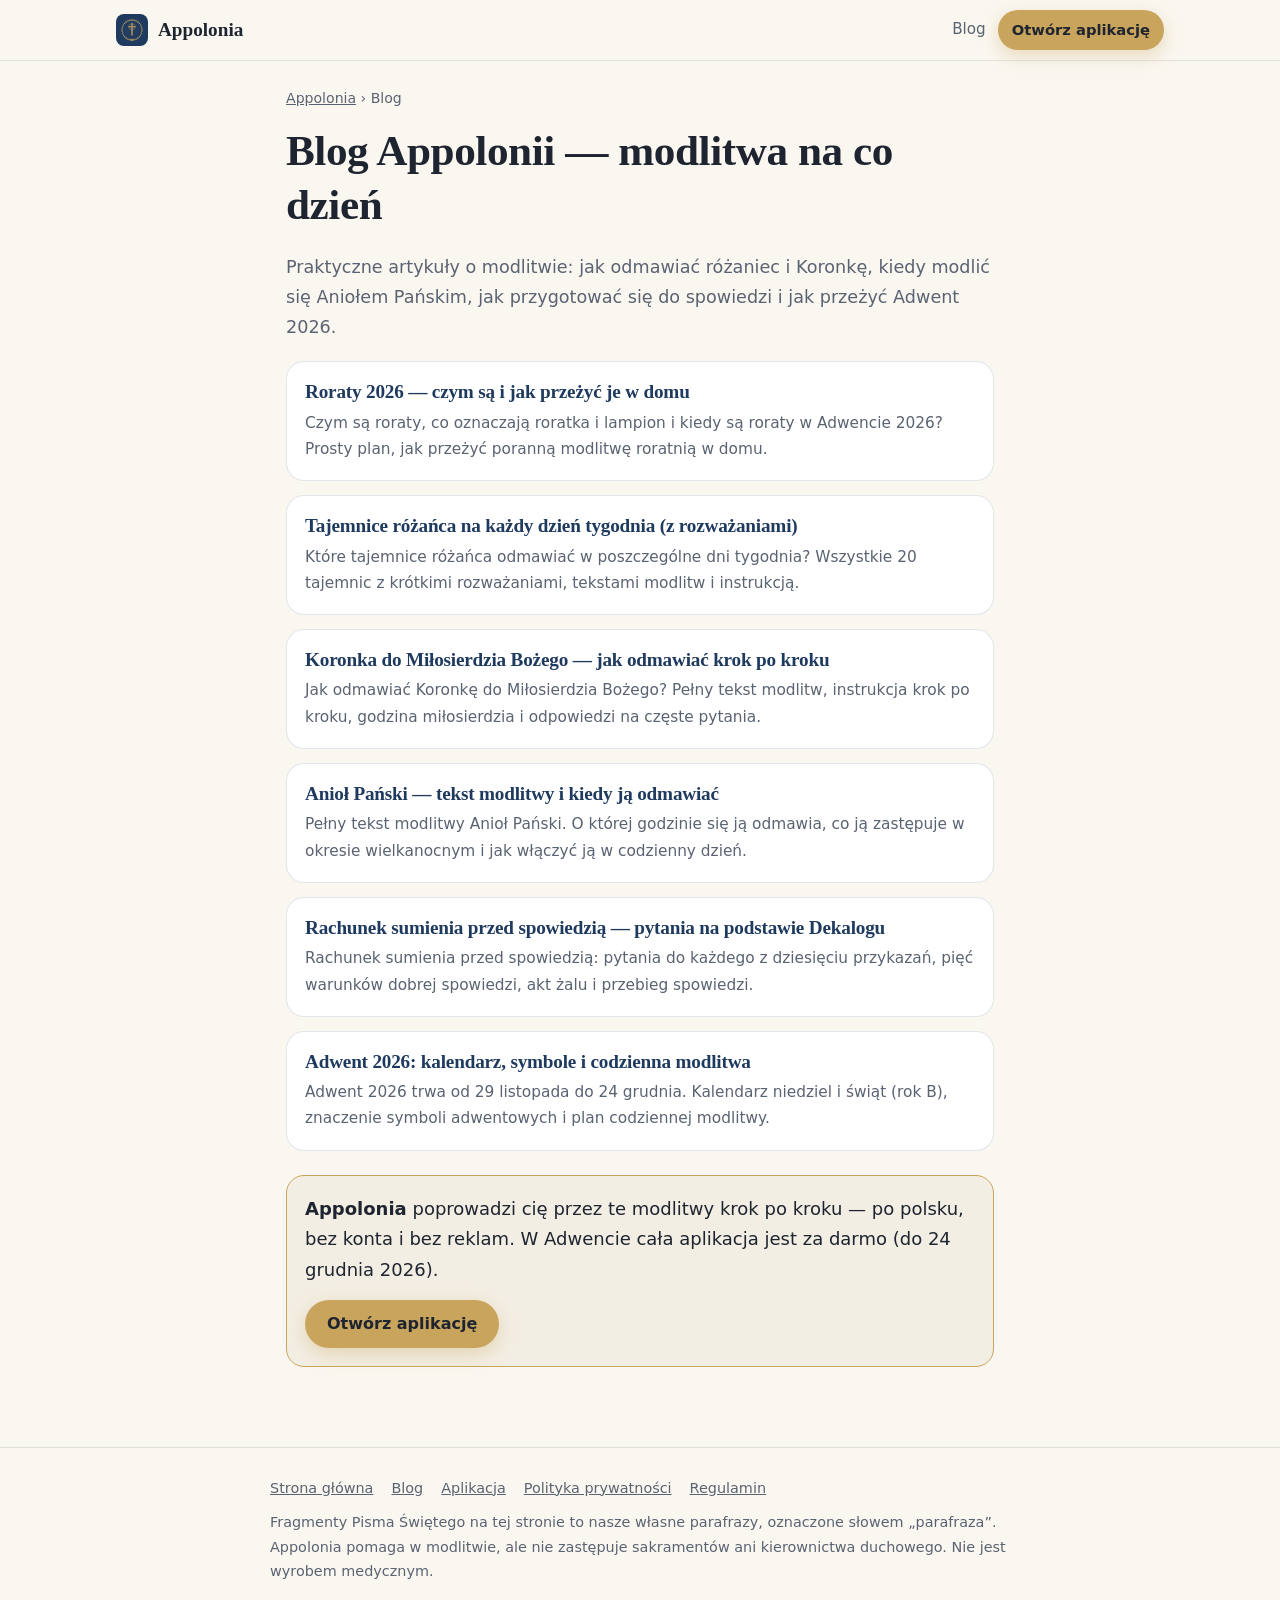
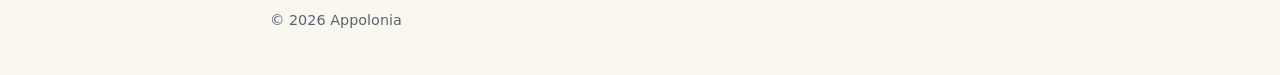
<file: site/blog/index.html>
<!doctype html>
<html lang="pl">
<head>
<meta charset="utf-8">
<meta name="viewport" content="width=device-width, initial-scale=1, viewport-fit=cover">
<title>Blog — modlitwa na co dzień | Appolonia</title>
<meta name="description" content="Blog Appolonii: jak odmawiać różaniec, Koronkę do Miłosierdzia Bożego i Anioł Pański, rachunek sumienia przed spowiedzią, roraty i Adwent 2026.">
<!-- https://zavattaro.github.io/appolonia/site: publiczny adres katalogu site/ — podmień: python3 scripts/set_base_url.py https://twoja-domena -->
<link rel="canonical" href="https://zavattaro.github.io/appolonia/site/blog/">
<meta name="theme-color" content="#1F3A5F" media="(prefers-color-scheme: light)">
<meta name="theme-color" content="#10161F" media="(prefers-color-scheme: dark)">
<meta name="color-scheme" content="light dark">
<meta property="og:type" content="website">
<meta property="og:locale" content="pl_PL">
<meta property="og:site_name" content="Appolonia">
<meta property="og:title" content="Blog Appolonii — modlitwa na co dzień">
<meta property="og:description" content="Blog Appolonii: jak odmawiać różaniec, Koronkę do Miłosierdzia Bożego i Anioł Pański, rachunek sumienia przed spowiedzią, roraty i Adwent 2026.">
<meta property="og:url" content="https://zavattaro.github.io/appolonia/site/blog/">
<meta property="og:image" content="https://zavattaro.github.io/appolonia/site/screenshots/og.png">
<meta name="twitter:card" content="summary_large_image">
<link rel="icon" type="image/png" sizes="192x192" href="../../icons/icon-192.png">
<link rel="apple-touch-icon" href="../../icons/apple-touch-icon.png">
<script type="application/ld+json">
{
 "@context": "https://schema.org",
 "@type": "Blog",
 "name": "Blog Appolonii",
 "description": "Blog Appolonii: jak odmawiać różaniec, Koronkę do Miłosierdzia Bożego i Anioł Pański, rachunek sumienia przed spowiedzią, roraty i Adwent 2026.",
 "inLanguage": "pl",
 "url": "https://zavattaro.github.io/appolonia/site/blog/",
 "publisher": {
  "@type": "Organization",
  "name": "Appolonia",
  "logo": {
   "@type": "ImageObject",
   "url": "https://zavattaro.github.io/appolonia/site/screenshots/og.png"
  }
 },
 "blogPost": [
  {
   "@type": "BlogPosting",
   "headline": "Roraty 2026 — czym są i jak przeżyć je w domu",
   "url": "https://zavattaro.github.io/appolonia/site/blog/roraty-2026.html"
  },
  {
   "@type": "BlogPosting",
   "headline": "Tajemnice różańca na każdy dzień tygodnia (z rozważaniami)",
   "url": "https://zavattaro.github.io/appolonia/site/blog/tajemnice-rozanca.html"
  },
  {
   "@type": "BlogPosting",
   "headline": "Koronka do Miłosierdzia Bożego — jak odmawiać krok po kroku",
   "url": "https://zavattaro.github.io/appolonia/site/blog/koronka-do-milosierdzia-bozego.html"
  },
  {
   "@type": "BlogPosting",
   "headline": "Anioł Pański — tekst modlitwy i kiedy ją odmawiać",
   "url": "https://zavattaro.github.io/appolonia/site/blog/aniol-panski.html"
  },
  {
   "@type": "BlogPosting",
   "headline": "Rachunek sumienia przed spowiedzią — pytania na podstawie Dekalogu",
   "url": "https://zavattaro.github.io/appolonia/site/blog/rachunek-sumienia.html"
  },
  {
   "@type": "BlogPosting",
   "headline": "Adwent 2026: kalendarz, symbole i codzienna modlitwa",
   "url": "https://zavattaro.github.io/appolonia/site/blog/adwent-2026.html"
  }
 ]
}
</script>
<style>
:root{--primary:#1F3A5F;--accent:#C9A45C;--accent-ink:#7A5A1E;--bg:#FAF7F0;--bg-alt:#F3EEE3;--surface:#FFFFFF;--text:#1E2430;--muted:#5A6372;--line:rgba(31,58,95,.12);--shadow:0 10px 30px rgba(20,40,64,.10);--btn-text:#1E2430;
--serif:Georgia,'Iowan Old Style','Palatino Linotype',Palatino,'Book Antiqua','Times New Roman',serif;--sans:system-ui,-apple-system,'Segoe UI',Roboto,'Helvetica Neue',Arial,sans-serif;--r:18px}
@media (prefers-color-scheme: dark){:root{--primary:#8FB0D9;--accent:#D9B977;--accent-ink:#D9B977;--bg:#10161F;--bg-alt:#141C27;--surface:#1A2330;--text:#ECE8DF;--muted:#A9B1BD;--line:rgba(236,232,223,.10);--shadow:0 10px 30px rgba(0,0,0,.35);--btn-text:#10161F}}
*,*::before,*::after{box-sizing:border-box}
html{-webkit-text-size-adjust:100%}
body{margin:0;background:var(--bg);color:var(--text);font:18px/1.7 var(--sans);overflow-x:hidden}
a{color:var(--primary)}
:focus-visible{outline:3px solid var(--accent);outline-offset:3px}
.skip{position:absolute;left:-9999px}.skip:focus{left:12px;top:12px;z-index:9;background:var(--surface);padding:8px 12px;border-radius:8px}
h1,h2,h3{font-family:var(--serif);line-height:1.25;letter-spacing:-.01em;margin:1.6em 0 .5em}
h1{font-size:clamp(1.9rem,6vw,2.7rem);margin-top:.3em}
h2{font-size:clamp(1.4rem,4.4vw,1.8rem)}
h3{font-size:1.18rem}
p,ul,ol{margin:0 0 1em}
li{margin:.25em 0}
.top{position:sticky;top:0;z-index:5;background:var(--bg);border-bottom:1px solid var(--line)}
.top .in{max-width:1080px;margin:0 auto;padding:0 16px;display:flex;align-items:center;justify-content:space-between;height:60px;gap:12px}
.brand{display:flex;align-items:center;gap:10px;text-decoration:none;color:var(--text);font:700 1.2rem var(--serif)}
.brand img{width:32px;height:32px;border-radius:8px}
.top nav{display:flex;align-items:center;gap:6px}
.top nav a.link{text-decoration:none;color:var(--muted);font-size:.95rem;padding:8px 6px}
.btn{display:inline-flex;align-items:center;justify-content:center;text-align:center;min-height:48px;padding:12px 22px;border-radius:999px;font:600 1rem/1.2 var(--sans);text-decoration:none;background:var(--accent);color:var(--btn-text);box-shadow:0 6px 18px rgba(201,164,92,.35)}
.btn-sm{min-height:40px;padding:8px 14px;font-size:.92rem}
main{max-width:740px;margin:0 auto;padding:12px 16px 56px}
.crumbs{font-size:.88rem;color:var(--muted);margin:14px 0 0}
.crumbs a{color:var(--muted)}
.meta{color:var(--muted);font-size:.92rem}
.lead{font-size:1.1rem;color:var(--muted)}
.cta{background:var(--bg-alt);border:1px solid var(--accent);border-radius:var(--r);padding:18px 18px;margin:24px 0}
.cta p{margin:0 0 .8em}
.cta strong{color:var(--text)}
.prayer{margin:1em 0 1.4em;padding:14px 18px;background:var(--surface);border-left:4px solid var(--accent);border-radius:0 12px 12px 0;font-family:var(--serif);font-size:1.05rem}
.prayer p{margin:0}
.prayer .pt{font:700 .8rem/1.3 var(--sans);letter-spacing:.08em;text-transform:uppercase;color:var(--accent-ink);margin-bottom:.4em}
.para{font-style:italic}
.para cite{font-style:normal;color:var(--muted);font-size:.9rem;white-space:nowrap}
table{width:100%;border-collapse:collapse;margin:0 0 1.2em;font-size:.95rem;background:var(--surface);border-radius:12px;overflow:hidden}
th,td{text-align:left;padding:9px 10px;border-bottom:1px solid var(--line);vertical-align:top}
th{background:var(--bg-alt);font-weight:700}
.note{font-size:.92rem;color:var(--muted)}
.cards{list-style:none;padding:0;display:grid;gap:14px}
.cards li{margin:0}
.cards a{display:block;background:var(--surface);border:1px solid var(--line);border-radius:var(--r);padding:18px;text-decoration:none;color:var(--text)}
.cards h2{font-size:1.2rem;margin:0 0 .3em;color:var(--primary)}
.cards p{margin:0;color:var(--muted);font-size:.96rem}
.more{border-top:1px solid var(--line);margin-top:36px;padding-top:12px}
footer{border-top:1px solid var(--line);padding:28px 16px calc(28px + env(safe-area-inset-bottom));font-size:.9rem;color:var(--muted)}
footer .in{max-width:740px;margin:0 auto;display:grid;gap:10px}
footer nav{display:flex;flex-wrap:wrap;gap:6px 18px}
footer a{color:var(--muted)}
</style>
</head>
<body>
<a class="skip" href="#tresc">Przejdź do treści</a>
<header class="top"><div class="in">
<a class="brand" href="../index.html"><img src="../../icons/icon-192.png" alt="" width="32" height="32">Appolonia</a>
<nav aria-label="Nawigacja"><a class="link" href="index.html">Blog</a><a class="btn btn-sm" href="../../index.html">Otwórz aplikację</a></nav>
</div></header>
<main id="tresc">
<p class="crumbs"><a href="../index.html">Appolonia</a> › Blog</p>
<article>
<h1>Blog Appolonii — modlitwa na co dzień</h1>

<p class="lead">Praktyczne artykuły o modlitwie: jak odmawiać różaniec i Koronkę, kiedy modlić się Aniołem Pańskim, jak przygotować się do spowiedzi i jak przeżyć Adwent 2026.</p>
<ul class="cards"><li><a href="roraty-2026.html"><h2>Roraty 2026 — czym są i jak przeżyć je w domu</h2><p>Czym są roraty, co oznaczają roratka i lampion i kiedy są roraty w Adwencie 2026? Prosty plan, jak przeżyć poranną modlitwę roratnią w domu.</p></a></li><li><a href="tajemnice-rozanca.html"><h2>Tajemnice różańca na każdy dzień tygodnia (z rozważaniami)</h2><p>Które tajemnice różańca odmawiać w poszczególne dni tygodnia? Wszystkie 20 tajemnic z krótkimi rozważaniami, tekstami modlitw i instrukcją.</p></a></li><li><a href="koronka-do-milosierdzia-bozego.html"><h2>Koronka do Miłosierdzia Bożego — jak odmawiać krok po kroku</h2><p>Jak odmawiać Koronkę do Miłosierdzia Bożego? Pełny tekst modlitw, instrukcja krok po kroku, godzina miłosierdzia i odpowiedzi na częste pytania.</p></a></li><li><a href="aniol-panski.html"><h2>Anioł Pański — tekst modlitwy i kiedy ją odmawiać</h2><p>Pełny tekst modlitwy Anioł Pański. O której godzinie się ją odmawia, co ją zastępuje w okresie wielkanocnym i jak włączyć ją w codzienny dzień.</p></a></li><li><a href="rachunek-sumienia.html"><h2>Rachunek sumienia przed spowiedzią — pytania na podstawie Dekalogu</h2><p>Rachunek sumienia przed spowiedzią: pytania do każdego z dziesięciu przykazań, pięć warunków dobrej spowiedzi, akt żalu i przebieg spowiedzi.</p></a></li><li><a href="adwent-2026.html"><h2>Adwent 2026: kalendarz, symbole i codzienna modlitwa</h2><p>Adwent 2026 trwa od 29 listopada do 24 grudnia. Kalendarz niedziel i świąt (rok B), znaczenie symboli adwentowych i plan codziennej modlitwy.</p></a></li></ul>
<aside class="cta" aria-label="Aplikacja Appolonia"><p><strong>Appolonia</strong> poprowadzi cię przez te modlitwy krok po kroku — po polsku, bez konta i bez reklam. W Adwencie cała aplikacja jest za darmo (do 24 grudnia 2026).</p><a class="btn" href="../../index.html">Otwórz aplikację</a></aside>
</article>

</main>
<footer><div class="in">
<nav aria-label="Stopka"><a href="../index.html">Strona główna</a><a href="index.html">Blog</a><a href="../../index.html">Aplikacja</a><a href="../../legal/privacy.html">Polityka prywatności</a><a href="../../legal/terms.html">Regulamin</a></nav>
<p>Fragmenty Pisma Świętego na tej stronie to nasze własne parafrazy, oznaczone słowem „parafraza”. Appolonia pomaga w modlitwie, ale nie zastępuje sakramentów ani kierownictwa duchowego. Nie jest wyrobem medycznym.</p>
<p>© 2026 Appolonia</p>
</div></footer>
</body>
</html>
</file>
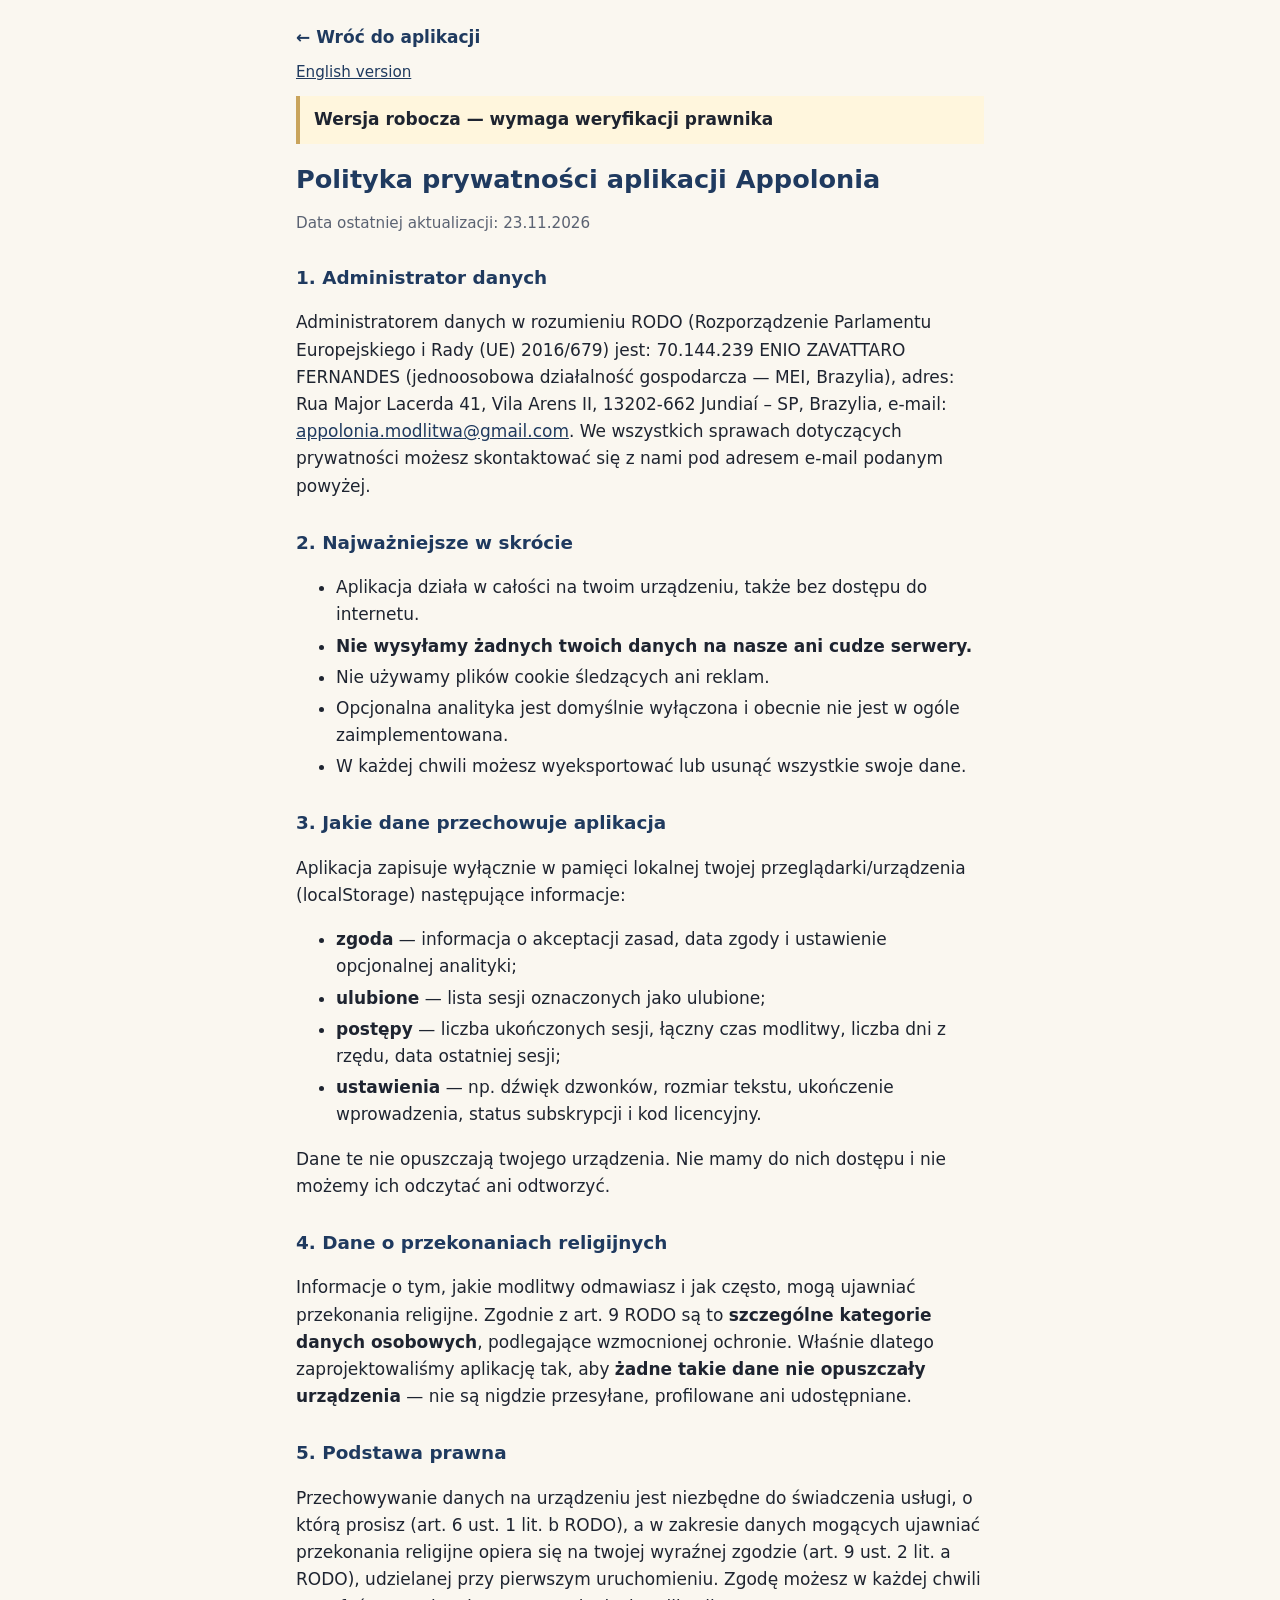
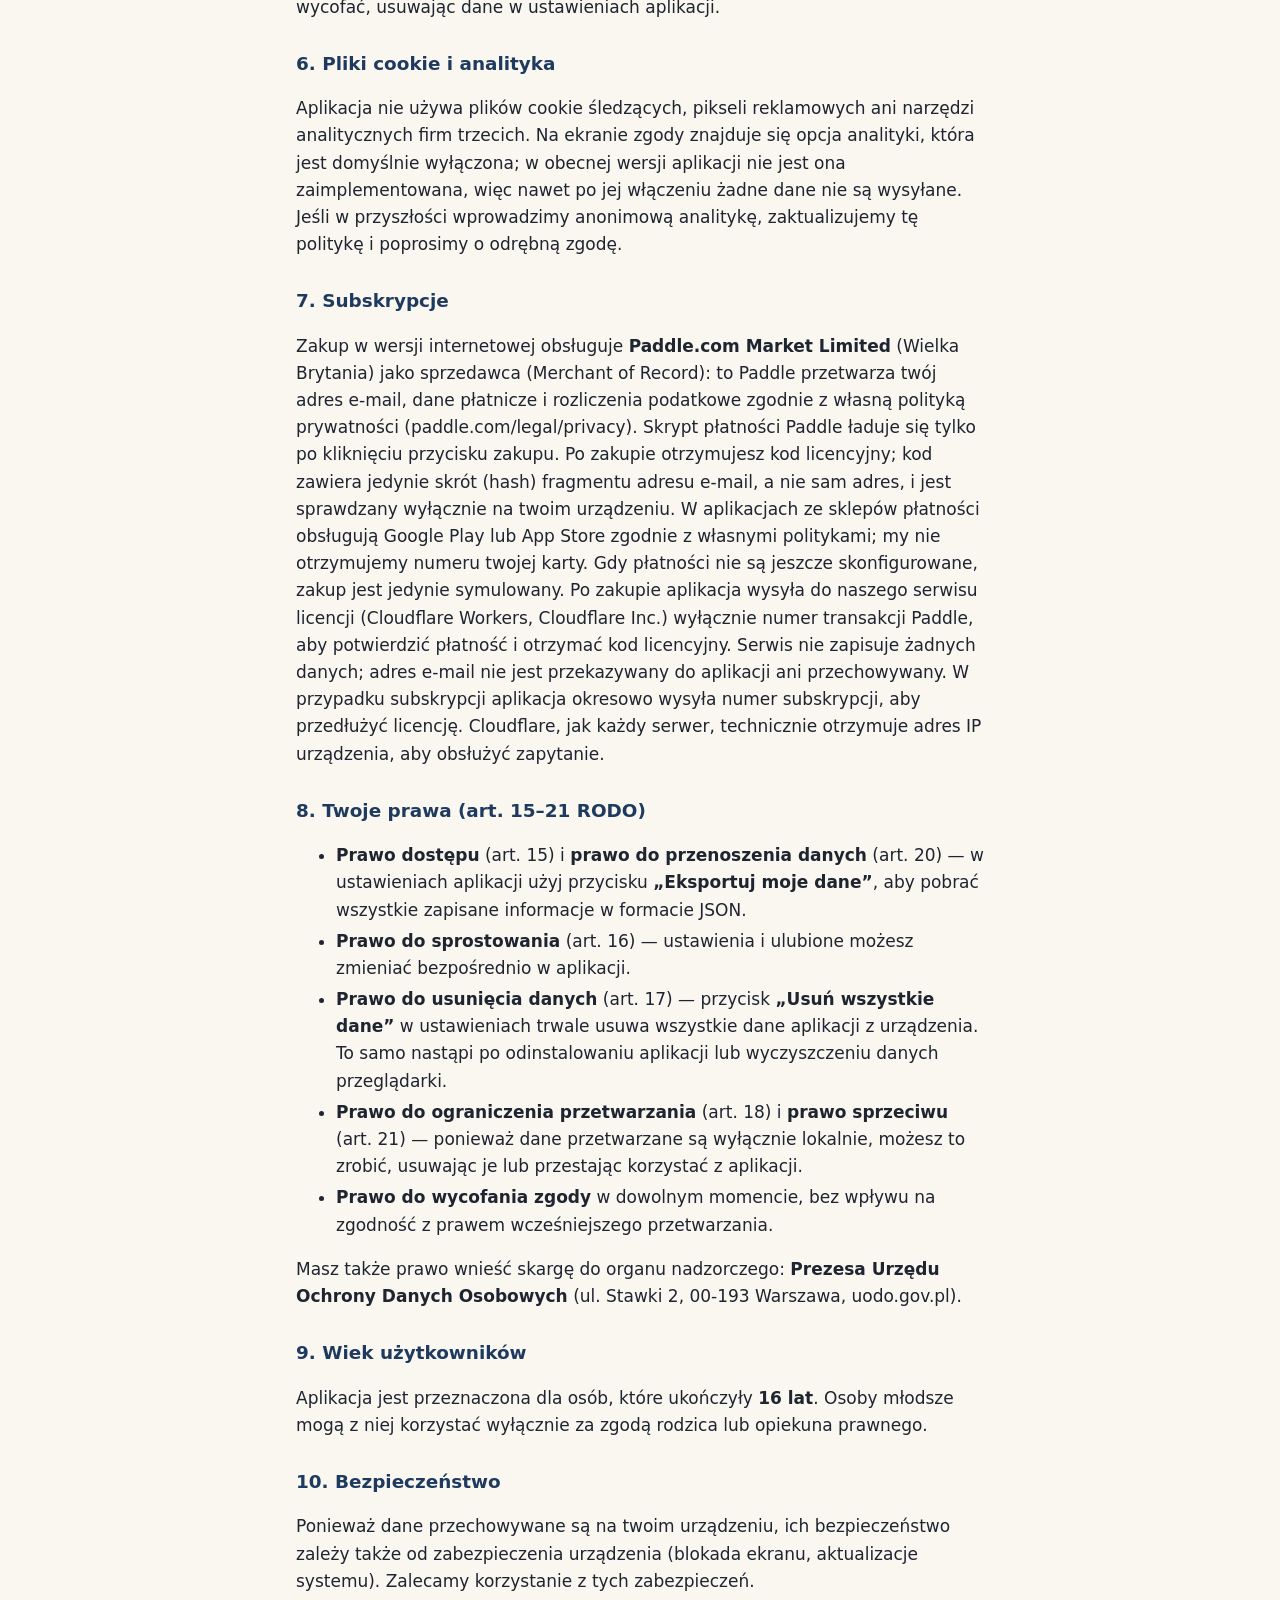
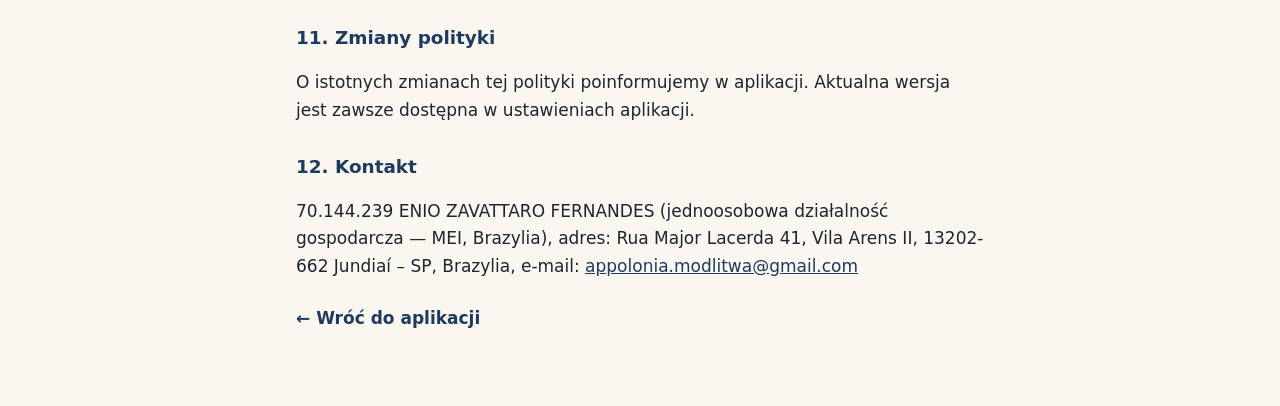
<file: legal/privacy.html>
<!doctype html>
<html lang="pl">
<head>
<meta charset="utf-8">
<meta name="viewport" content="width=device-width, initial-scale=1">
<title>Polityka prywatności — Appolonia</title>
<meta name="theme-color" content="#1F3A5F">
<style>
  :root { --bg:#FAF7F0; --text:#1E2430; --muted:#5A6272; --primary:#1F3A5F; --accent:#C9A45C; --box:#FFF6DD; }
  @media (prefers-color-scheme: dark) {
    :root { --bg:#121822; --text:#E8EAF0; --muted:#A9B0BE; --primary:#9DB8DD; --accent:#D8B872; --box:#2A2618; }
  }
  * { box-sizing: border-box; }
  body { margin:0; background:var(--bg); color:var(--text); font:17px/1.6 system-ui, -apple-system, "Segoe UI", Roboto, sans-serif; }
  main { max-width:720px; margin:0 auto; padding:16px 16px 48px; }
  a { color:var(--primary); }
  .back { display:inline-flex; align-items:center; min-height:44px; font-weight:600; text-decoration:none; }
  .lang { margin:0 0 8px; font-size:.95rem; }
  .draft { background:var(--box); border-left:4px solid var(--accent); padding:10px 14px; margin:12px 0 20px; font-weight:600; }
  h1 { color:var(--primary); font-size:1.6rem; line-height:1.25; margin:8px 0 4px; }
  h2 { color:var(--primary); font-size:1.15rem; margin:28px 0 8px; }
  .meta { color:var(--muted); font-size:.95rem; }
  li { margin:4px 0; }
  .ph { background:var(--box); padding:0 4px; border-radius:3px; }
</style>
</head>
<body>
<main>
  <a class="back" href="../index.html#/settings">← Wróć do aplikacji</a>
  <p class="lang"><a href="en/privacy.html" hreflang="en" lang="en">English version</a></p>
  <div class="draft">Wersja robocza — wymaga weryfikacji prawnika</div>
  <h1>Polityka prywatności aplikacji Appolonia</h1>
  <p class="meta">Data ostatniej aktualizacji: 23.11.2026</p>

  <h2>1. Administrator danych</h2>
  <p>Administratorem danych w rozumieniu RODO (Rozporządzenie Parlamentu Europejskiego i Rady (UE) 2016/679) jest:
  70.144.239 ENIO ZAVATTARO FERNANDES (jednoosobowa działalność gospodarcza — MEI, Brazylia), adres: Rua Major Lacerda 41, Vila Arens II, 13202-662 Jundiaí – SP, Brazylia, e-mail: <a href="mailto:appolonia.modlitwa@gmail.com">appolonia.modlitwa@gmail.com</a>.
  We wszystkich sprawach dotyczących prywatności możesz skontaktować się z nami pod adresem e-mail podanym powyżej.</p>

  <h2>2. Najważniejsze w skrócie</h2>
  <ul>
    <li>Aplikacja działa w całości na twoim urządzeniu, także bez dostępu do internetu.</li>
    <li><strong>Nie wysyłamy żadnych twoich danych na nasze ani cudze serwery.</strong></li>
    <li>Nie używamy plików cookie śledzących ani reklam.</li>
    <li>Opcjonalna analityka jest domyślnie wyłączona i obecnie nie jest w ogóle zaimplementowana.</li>
    <li>W każdej chwili możesz wyeksportować lub usunąć wszystkie swoje dane.</li>
  </ul>

  <h2>3. Jakie dane przechowuje aplikacja</h2>
  <p>Aplikacja zapisuje wyłącznie w pamięci lokalnej twojej przeglądarki/urządzenia (localStorage) następujące informacje:</p>
  <ul>
    <li><strong>zgoda</strong> — informacja o akceptacji zasad, data zgody i ustawienie opcjonalnej analityki;</li>
    <li><strong>ulubione</strong> — lista sesji oznaczonych jako ulubione;</li>
    <li><strong>postępy</strong> — liczba ukończonych sesji, łączny czas modlitwy, liczba dni z rzędu, data ostatniej sesji;</li>
    <li><strong>ustawienia</strong> — np. dźwięk dzwonków, rozmiar tekstu, ukończenie wprowadzenia, status subskrypcji i kod licencyjny.</li>
  </ul>
  <p>Dane te nie opuszczają twojego urządzenia. Nie mamy do nich dostępu i nie możemy ich odczytać ani odtworzyć.</p>

  <h2>4. Dane o przekonaniach religijnych</h2>
  <p>Informacje o tym, jakie modlitwy odmawiasz i jak często, mogą ujawniać przekonania religijne. Zgodnie z art. 9 RODO są to <strong>szczególne kategorie danych osobowych</strong>, podlegające wzmocnionej ochronie. Właśnie dlatego zaprojektowaliśmy aplikację tak, aby <strong>żadne takie dane nie opuszczały urządzenia</strong> — nie są nigdzie przesyłane, profilowane ani udostępniane.</p>

  <h2>5. Podstawa prawna</h2>
  <p>Przechowywanie danych na urządzeniu jest niezbędne do świadczenia usługi, o którą prosisz (art. 6 ust. 1 lit. b RODO), a w zakresie danych mogących ujawniać przekonania religijne opiera się na twojej wyraźnej zgodzie (art. 9 ust. 2 lit. a RODO), udzielanej przy pierwszym uruchomieniu. Zgodę możesz w każdej chwili wycofać, usuwając dane w ustawieniach aplikacji.</p>

  <h2>6. Pliki cookie i analityka</h2>
  <p>Aplikacja nie używa plików cookie śledzących, pikseli reklamowych ani narzędzi analitycznych firm trzecich. Na ekranie zgody znajduje się opcja analityki, która jest domyślnie wyłączona; w obecnej wersji aplikacji nie jest ona zaimplementowana, więc nawet po jej włączeniu żadne dane nie są wysyłane. Jeśli w przyszłości wprowadzimy anonimową analitykę, zaktualizujemy tę politykę i poprosimy o odrębną zgodę.</p>

  <h2>7. Subskrypcje</h2>
  <p>Zakup w wersji internetowej obsługuje <strong>Paddle.com Market Limited</strong> (Wielka Brytania) jako sprzedawca (Merchant of Record): to Paddle przetwarza twój adres e-mail, dane płatnicze i rozliczenia podatkowe zgodnie z własną polityką prywatności (paddle.com/legal/privacy). Skrypt płatności Paddle ładuje się tylko po kliknięciu przycisku zakupu. Po zakupie otrzymujesz kod licencyjny; kod zawiera jedynie skrót (hash) fragmentu adresu e-mail, a nie sam adres, i jest sprawdzany wyłącznie na twoim urządzeniu. W aplikacjach ze sklepów płatności obsługują Google Play lub App Store zgodnie z własnymi politykami; my nie otrzymujemy numeru twojej karty. Gdy płatności nie są jeszcze skonfigurowane, zakup jest jedynie symulowany. Po zakupie aplikacja wysyła do naszego serwisu licencji (Cloudflare Workers, Cloudflare Inc.) wyłącznie numer transakcji Paddle, aby potwierdzić płatność i otrzymać kod licencyjny. Serwis nie zapisuje żadnych danych; adres e-mail nie jest przekazywany do aplikacji ani przechowywany. W przypadku subskrypcji aplikacja okresowo wysyła numer subskrypcji, aby przedłużyć licencję. Cloudflare, jak każdy serwer, technicznie otrzymuje adres IP urządzenia, aby obsłużyć zapytanie.</p>

  <h2>8. Twoje prawa (art. 15–21 RODO)</h2>
  <ul>
    <li><strong>Prawo dostępu</strong> (art. 15) i <strong>prawo do przenoszenia danych</strong> (art. 20) — w ustawieniach aplikacji użyj przycisku <strong>„Eksportuj moje dane”</strong>, aby pobrać wszystkie zapisane informacje w formacie JSON.</li>
    <li><strong>Prawo do sprostowania</strong> (art. 16) — ustawienia i ulubione możesz zmieniać bezpośrednio w aplikacji.</li>
    <li><strong>Prawo do usunięcia danych</strong> (art. 17) — przycisk <strong>„Usuń wszystkie dane”</strong> w ustawieniach trwale usuwa wszystkie dane aplikacji z urządzenia. To samo nastąpi po odinstalowaniu aplikacji lub wyczyszczeniu danych przeglądarki.</li>
    <li><strong>Prawo do ograniczenia przetwarzania</strong> (art. 18) i <strong>prawo sprzeciwu</strong> (art. 21) — ponieważ dane przetwarzane są wyłącznie lokalnie, możesz to zrobić, usuwając je lub przestając korzystać z aplikacji.</li>
    <li><strong>Prawo do wycofania zgody</strong> w dowolnym momencie, bez wpływu na zgodność z prawem wcześniejszego przetwarzania.</li>
  </ul>
  <p>Masz także prawo wnieść skargę do organu nadzorczego: <strong>Prezesa Urzędu Ochrony Danych Osobowych</strong> (ul. Stawki 2, 00-193 Warszawa, uodo.gov.pl).</p>

  <h2>9. Wiek użytkowników</h2>
  <p>Aplikacja jest przeznaczona dla osób, które ukończyły <strong>16 lat</strong>. Osoby młodsze mogą z niej korzystać wyłącznie za zgodą rodzica lub opiekuna prawnego.</p>

  <h2>10. Bezpieczeństwo</h2>
  <p>Ponieważ dane przechowywane są na twoim urządzeniu, ich bezpieczeństwo zależy także od zabezpieczenia urządzenia (blokada ekranu, aktualizacje systemu). Zalecamy korzystanie z tych zabezpieczeń.</p>

  <h2>11. Zmiany polityki</h2>
  <p>O istotnych zmianach tej polityki poinformujemy w aplikacji. Aktualna wersja jest zawsze dostępna w ustawieniach aplikacji.</p>

  <h2>12. Kontakt</h2>
  <p>70.144.239 ENIO ZAVATTARO FERNANDES (jednoosobowa działalność gospodarcza — MEI, Brazylia), adres: Rua Major Lacerda 41, Vila Arens II, 13202-662 Jundiaí – SP, Brazylia, e-mail: <a href="mailto:appolonia.modlitwa@gmail.com">appolonia.modlitwa@gmail.com</a></p>

  <p><a class="back" href="../index.html#/settings">← Wróć do aplikacji</a></p>
</main>
</body>
</html>
</file>
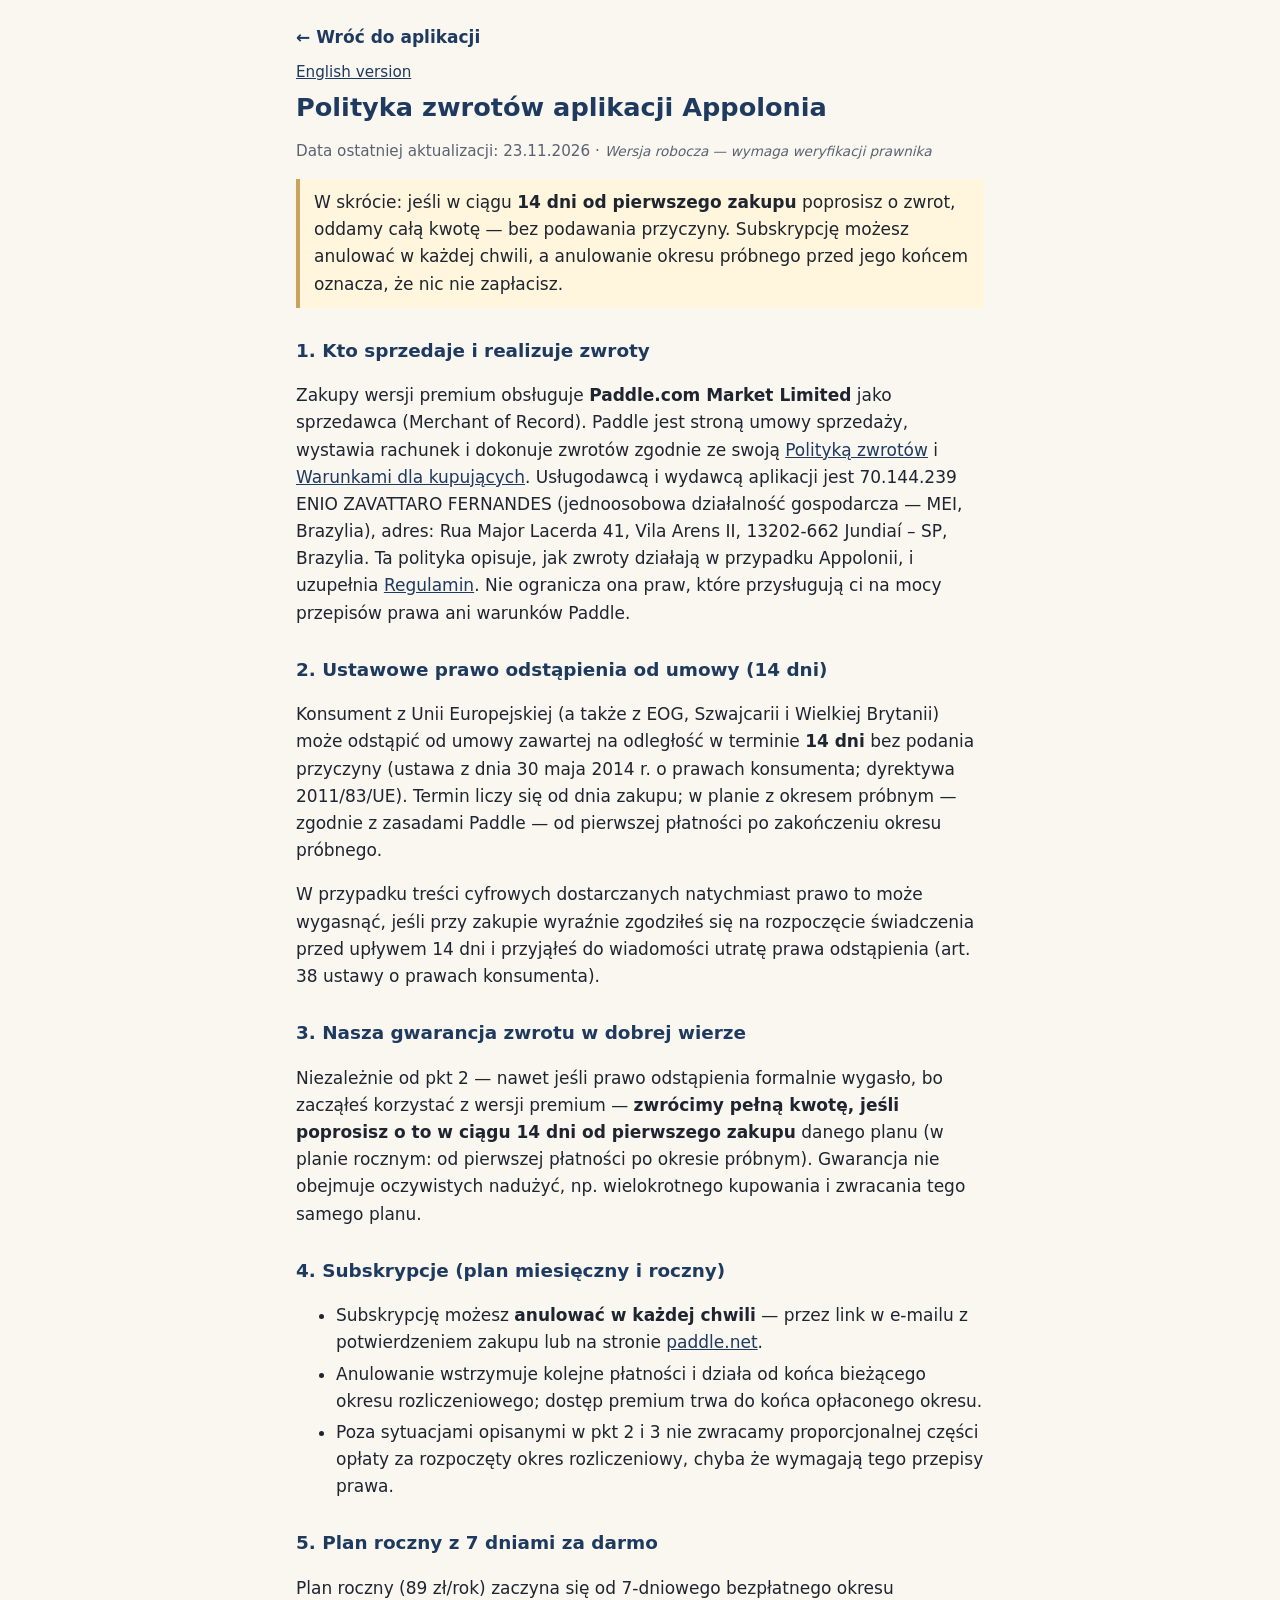
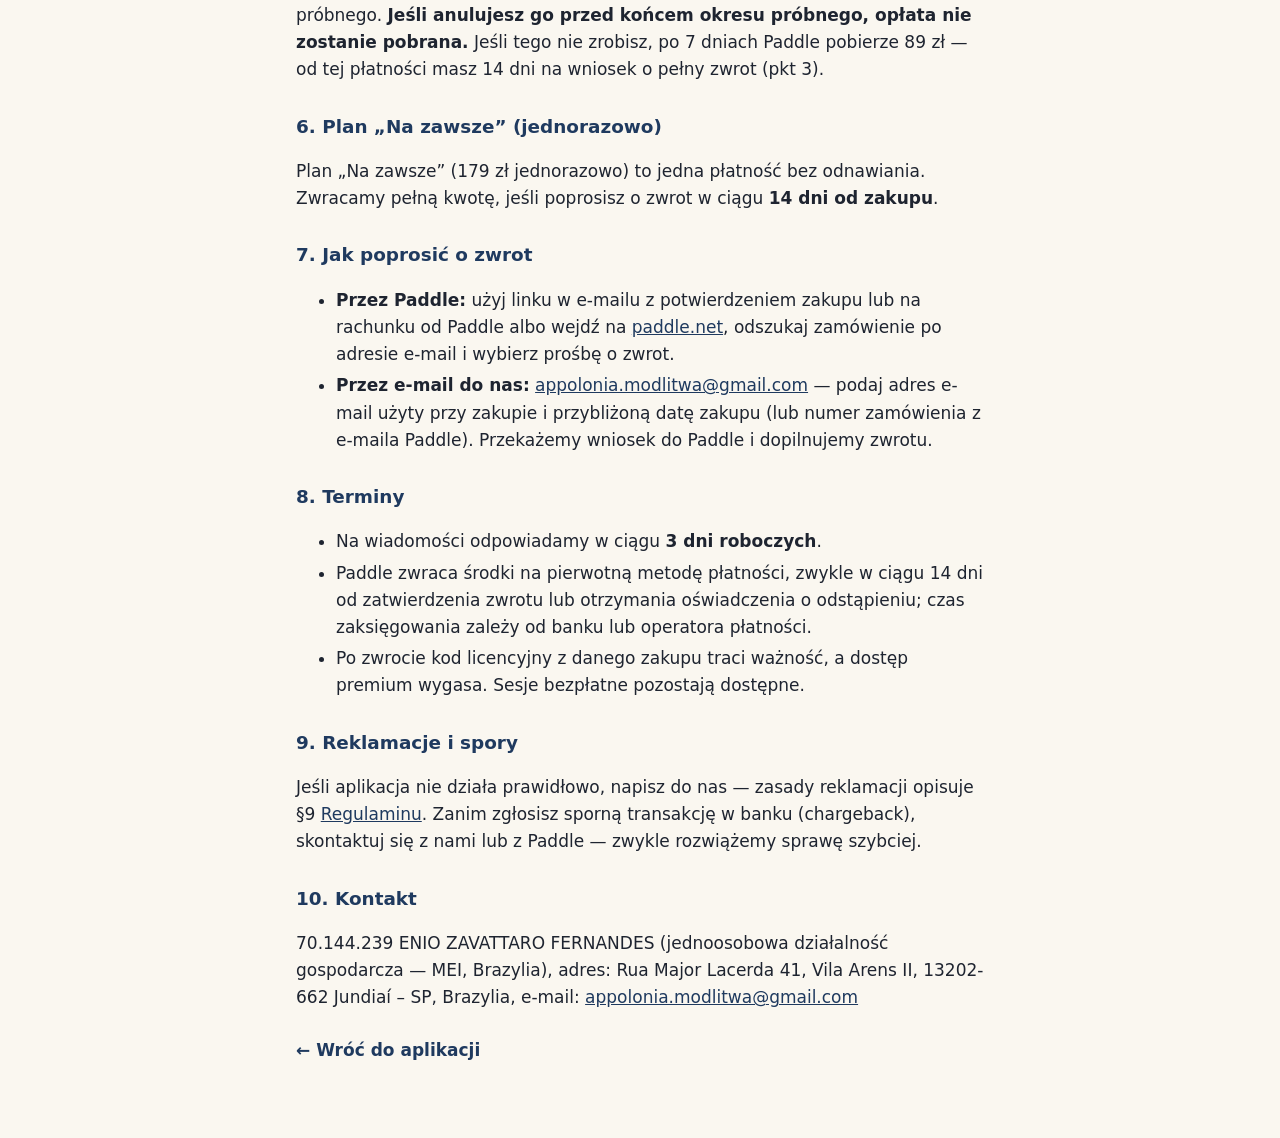
<file: legal/refund.html>
<!doctype html>
<html lang="pl">
<head>
<meta charset="utf-8">
<meta name="viewport" content="width=device-width, initial-scale=1">
<title>Polityka zwrotów — Appolonia</title>
<meta name="theme-color" content="#1F3A5F">
<style>
  :root { --bg:#FAF7F0; --text:#1E2430; --muted:#5A6272; --primary:#1F3A5F; --accent:#C9A45C; --box:#FFF6DD; }
  @media (prefers-color-scheme: dark) {
    :root { --bg:#121822; --text:#E8EAF0; --muted:#A9B0BE; --primary:#9DB8DD; --accent:#D8B872; --box:#2A2618; }
  }
  * { box-sizing: border-box; }
  body { margin:0; background:var(--bg); color:var(--text); font:17px/1.6 system-ui, -apple-system, "Segoe UI", Roboto, sans-serif; }
  main { max-width:720px; margin:0 auto; padding:16px 16px 48px; }
  a { color:var(--primary); }
  .back { display:inline-flex; align-items:center; min-height:44px; font-weight:600; text-decoration:none; }
  .lang { margin:0 0 8px; font-size:.95rem; }
  .draft-note { color:var(--muted); font-size:.85rem; font-style:italic; }
  h1 { color:var(--primary); font-size:1.6rem; line-height:1.25; margin:8px 0 4px; }
  h2 { color:var(--primary); font-size:1.15rem; margin:28px 0 8px; }
  .meta { color:var(--muted); font-size:.95rem; }
  .box { background:var(--box); border-left:4px solid var(--accent); padding:10px 14px; margin:12px 0; }
  li { margin:4px 0; }
</style>
</head>
<body>
<main>
  <a class="back" href="../index.html#/settings">← Wróć do aplikacji</a>
  <p class="lang"><a href="en/refund.html" hreflang="en" lang="en">English version</a></p>
  <h1>Polityka zwrotów aplikacji Appolonia</h1>
  <p class="meta">Data ostatniej aktualizacji: 23.11.2026 · <span class="draft-note">Wersja robocza — wymaga weryfikacji prawnika</span></p>

  <div class="box">W skrócie: jeśli w ciągu <strong>14 dni od pierwszego zakupu</strong> poprosisz o zwrot, oddamy całą kwotę — bez podawania przyczyny. Subskrypcję możesz anulować w każdej chwili, a anulowanie okresu próbnego przed jego końcem oznacza, że nic nie zapłacisz.</div>

  <h2>1. Kto sprzedaje i realizuje zwroty</h2>
  <p>Zakupy wersji premium obsługuje <strong>Paddle.com Market Limited</strong> jako sprzedawca (Merchant of Record). Paddle jest stroną umowy sprzedaży, wystawia rachunek i dokonuje zwrotów zgodnie ze swoją <a href="https://www.paddle.com/legal/refund-policy" rel="noopener">Polityką zwrotów</a> i <a href="https://www.paddle.com/legal/invoiced-consumer-terms" rel="noopener">Warunkami dla kupujących</a>. Usługodawcą i wydawcą aplikacji jest 70.144.239 ENIO ZAVATTARO FERNANDES (jednoosobowa działalność gospodarcza — MEI, Brazylia), adres: Rua Major Lacerda 41, Vila Arens II, 13202-662 Jundiaí – SP, Brazylia. Ta polityka opisuje, jak zwroty działają w przypadku Appolonii, i uzupełnia <a href="terms.html">Regulamin</a>. Nie ogranicza ona praw, które przysługują ci na mocy przepisów prawa ani warunków Paddle.</p>

  <h2>2. Ustawowe prawo odstąpienia od umowy (14 dni)</h2>
  <p>Konsument z Unii Europejskiej (a także z EOG, Szwajcarii i Wielkiej Brytanii) może odstąpić od umowy zawartej na odległość w terminie <strong>14 dni</strong> bez podania przyczyny (ustawa z dnia 30 maja 2014 r. o prawach konsumenta; dyrektywa 2011/83/UE). Termin liczy się od dnia zakupu; w planie z okresem próbnym — zgodnie z zasadami Paddle — od pierwszej płatności po zakończeniu okresu próbnego.</p>
  <p>W przypadku treści cyfrowych dostarczanych natychmiast prawo to może wygasnąć, jeśli przy zakupie wyraźnie zgodziłeś się na rozpoczęcie świadczenia przed upływem 14 dni i przyjąłeś do wiadomości utratę prawa odstąpienia (art. 38 ustawy o prawach konsumenta).</p>

  <h2>3. Nasza gwarancja zwrotu w dobrej wierze</h2>
  <p>Niezależnie od pkt 2 — nawet jeśli prawo odstąpienia formalnie wygasło, bo zacząłeś korzystać z wersji premium — <strong>zwrócimy pełną kwotę, jeśli poprosisz o to w ciągu 14 dni od pierwszego zakupu</strong> danego planu (w planie rocznym: od pierwszej płatności po okresie próbnym). Gwarancja nie obejmuje oczywistych nadużyć, np. wielokrotnego kupowania i zwracania tego samego planu.</p>

  <h2>4. Subskrypcje (plan miesięczny i roczny)</h2>
  <ul>
    <li>Subskrypcję możesz <strong>anulować w każdej chwili</strong> — przez link w e-mailu z potwierdzeniem zakupu lub na stronie <a href="https://paddle.net" rel="noopener">paddle.net</a>.</li>
    <li>Anulowanie wstrzymuje kolejne płatności i działa od końca bieżącego okresu rozliczeniowego; dostęp premium trwa do końca opłaconego okresu.</li>
    <li>Poza sytuacjami opisanymi w pkt 2 i 3 nie zwracamy proporcjonalnej części opłaty za rozpoczęty okres rozliczeniowy, chyba że wymagają tego przepisy prawa.</li>
  </ul>

  <h2>5. Plan roczny z 7 dniami za darmo</h2>
  <p>Plan roczny (89 zł/rok) zaczyna się od 7-dniowego bezpłatnego okresu próbnego. <strong>Jeśli anulujesz go przed końcem okresu próbnego, opłata nie zostanie pobrana.</strong> Jeśli tego nie zrobisz, po 7 dniach Paddle pobierze 89 zł — od tej płatności masz 14 dni na wniosek o pełny zwrot (pkt 3).</p>

  <h2>6. Plan „Na zawsze” (jednorazowo)</h2>
  <p>Plan „Na zawsze” (179 zł jednorazowo) to jedna płatność bez odnawiania. Zwracamy pełną kwotę, jeśli poprosisz o zwrot w ciągu <strong>14 dni od zakupu</strong>.</p>

  <h2>7. Jak poprosić o zwrot</h2>
  <ul>
    <li><strong>Przez Paddle:</strong> użyj linku w e-mailu z potwierdzeniem zakupu lub na rachunku od Paddle albo wejdź na <a href="https://paddle.net" rel="noopener">paddle.net</a>, odszukaj zamówienie po adresie e-mail i wybierz prośbę o zwrot.</li>
    <li><strong>Przez e-mail do nas:</strong> <a href="mailto:appolonia.modlitwa@gmail.com">appolonia.modlitwa@gmail.com</a> — podaj adres e-mail użyty przy zakupie i przybliżoną datę zakupu (lub numer zamówienia z e-maila Paddle). Przekażemy wniosek do Paddle i dopilnujemy zwrotu.</li>
  </ul>

  <h2>8. Terminy</h2>
  <ul>
    <li>Na wiadomości odpowiadamy w ciągu <strong>3 dni roboczych</strong>.</li>
    <li>Paddle zwraca środki na pierwotną metodę płatności, zwykle w ciągu 14 dni od zatwierdzenia zwrotu lub otrzymania oświadczenia o odstąpieniu; czas zaksięgowania zależy od banku lub operatora płatności.</li>
    <li>Po zwrocie kod licencyjny z danego zakupu traci ważność, a dostęp premium wygasa. Sesje bezpłatne pozostają dostępne.</li>
  </ul>

  <h2>9. Reklamacje i spory</h2>
  <p>Jeśli aplikacja nie działa prawidłowo, napisz do nas — zasady reklamacji opisuje §9 <a href="terms.html">Regulaminu</a>. Zanim zgłosisz sporną transakcję w banku (chargeback), skontaktuj się z nami lub z Paddle — zwykle rozwiążemy sprawę szybciej.</p>

  <h2>10. Kontakt</h2>
  <p>70.144.239 ENIO ZAVATTARO FERNANDES (jednoosobowa działalność gospodarcza — MEI, Brazylia), adres: Rua Major Lacerda 41, Vila Arens II, 13202-662 Jundiaí – SP, Brazylia, e-mail: <a href="mailto:appolonia.modlitwa@gmail.com">appolonia.modlitwa@gmail.com</a></p>

  <p><a class="back" href="../index.html#/settings">← Wróć do aplikacji</a></p>
</main>
</body>
</html>
</file>
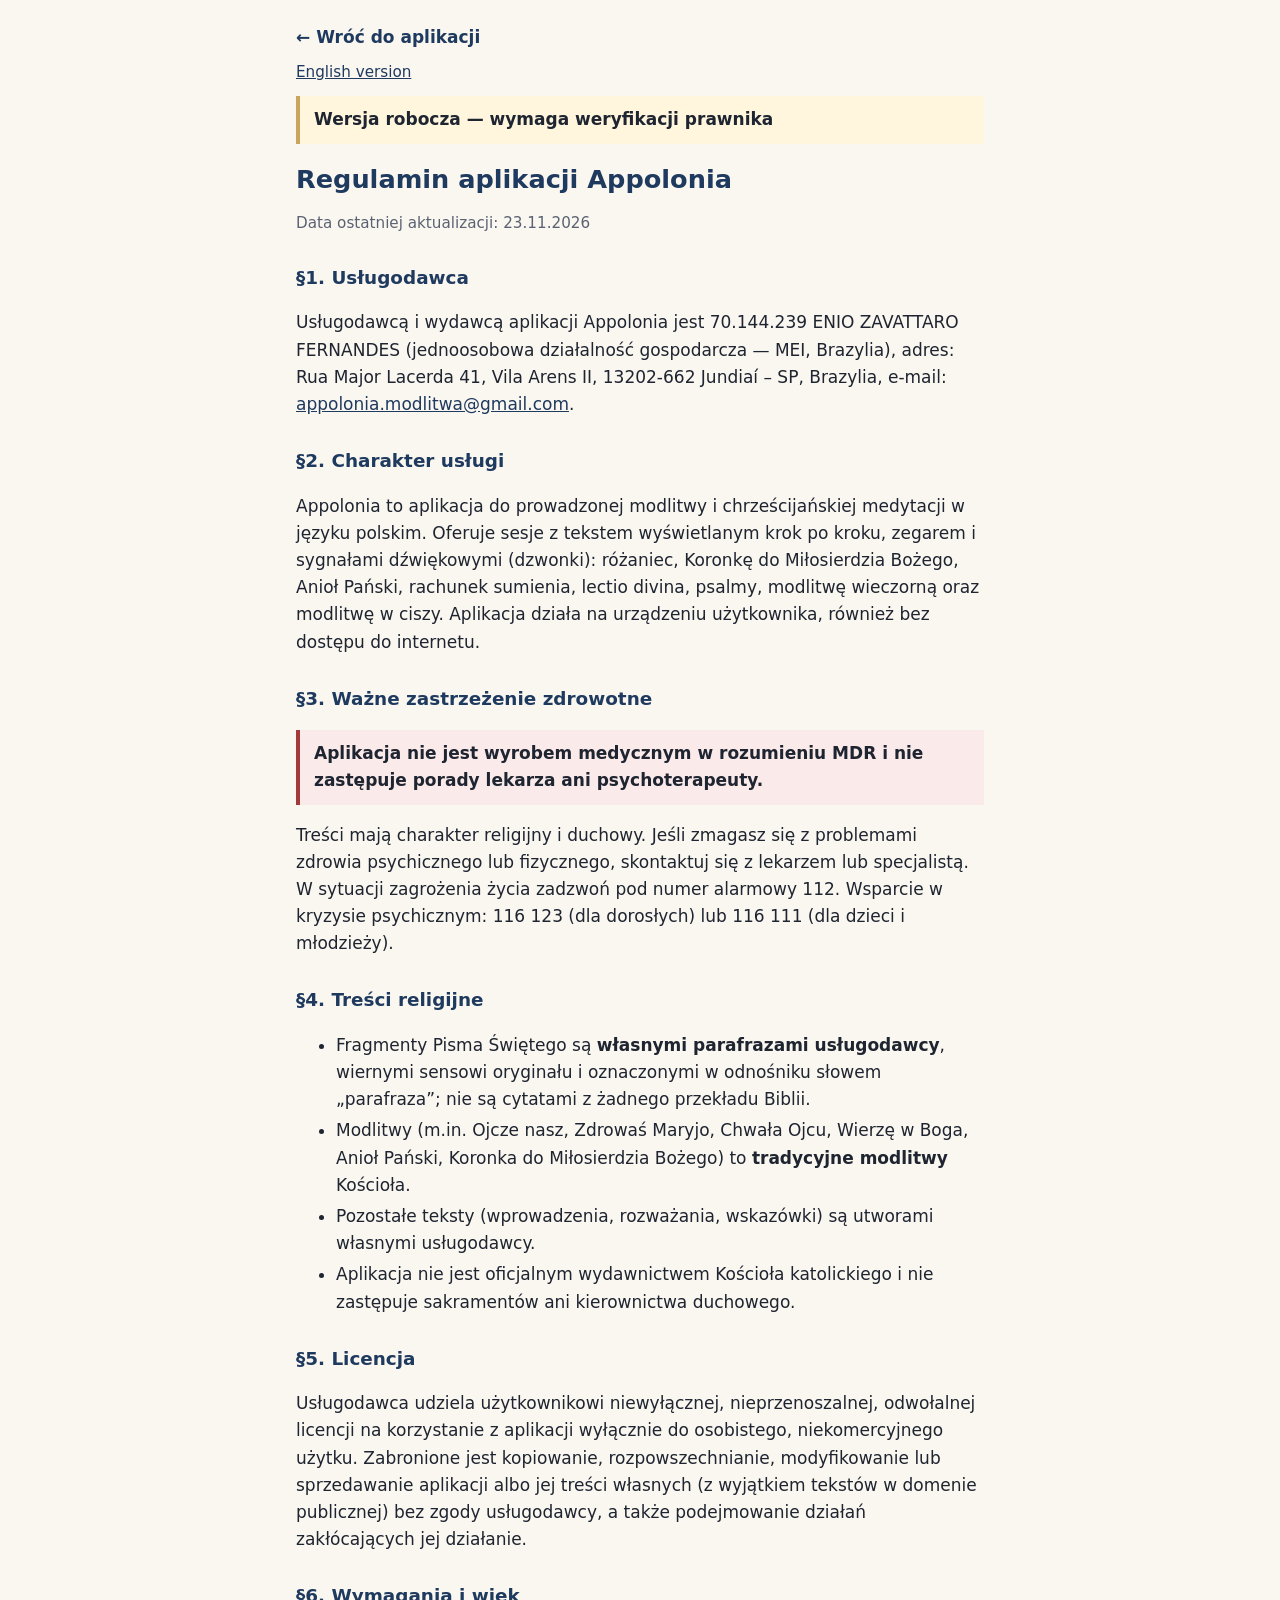
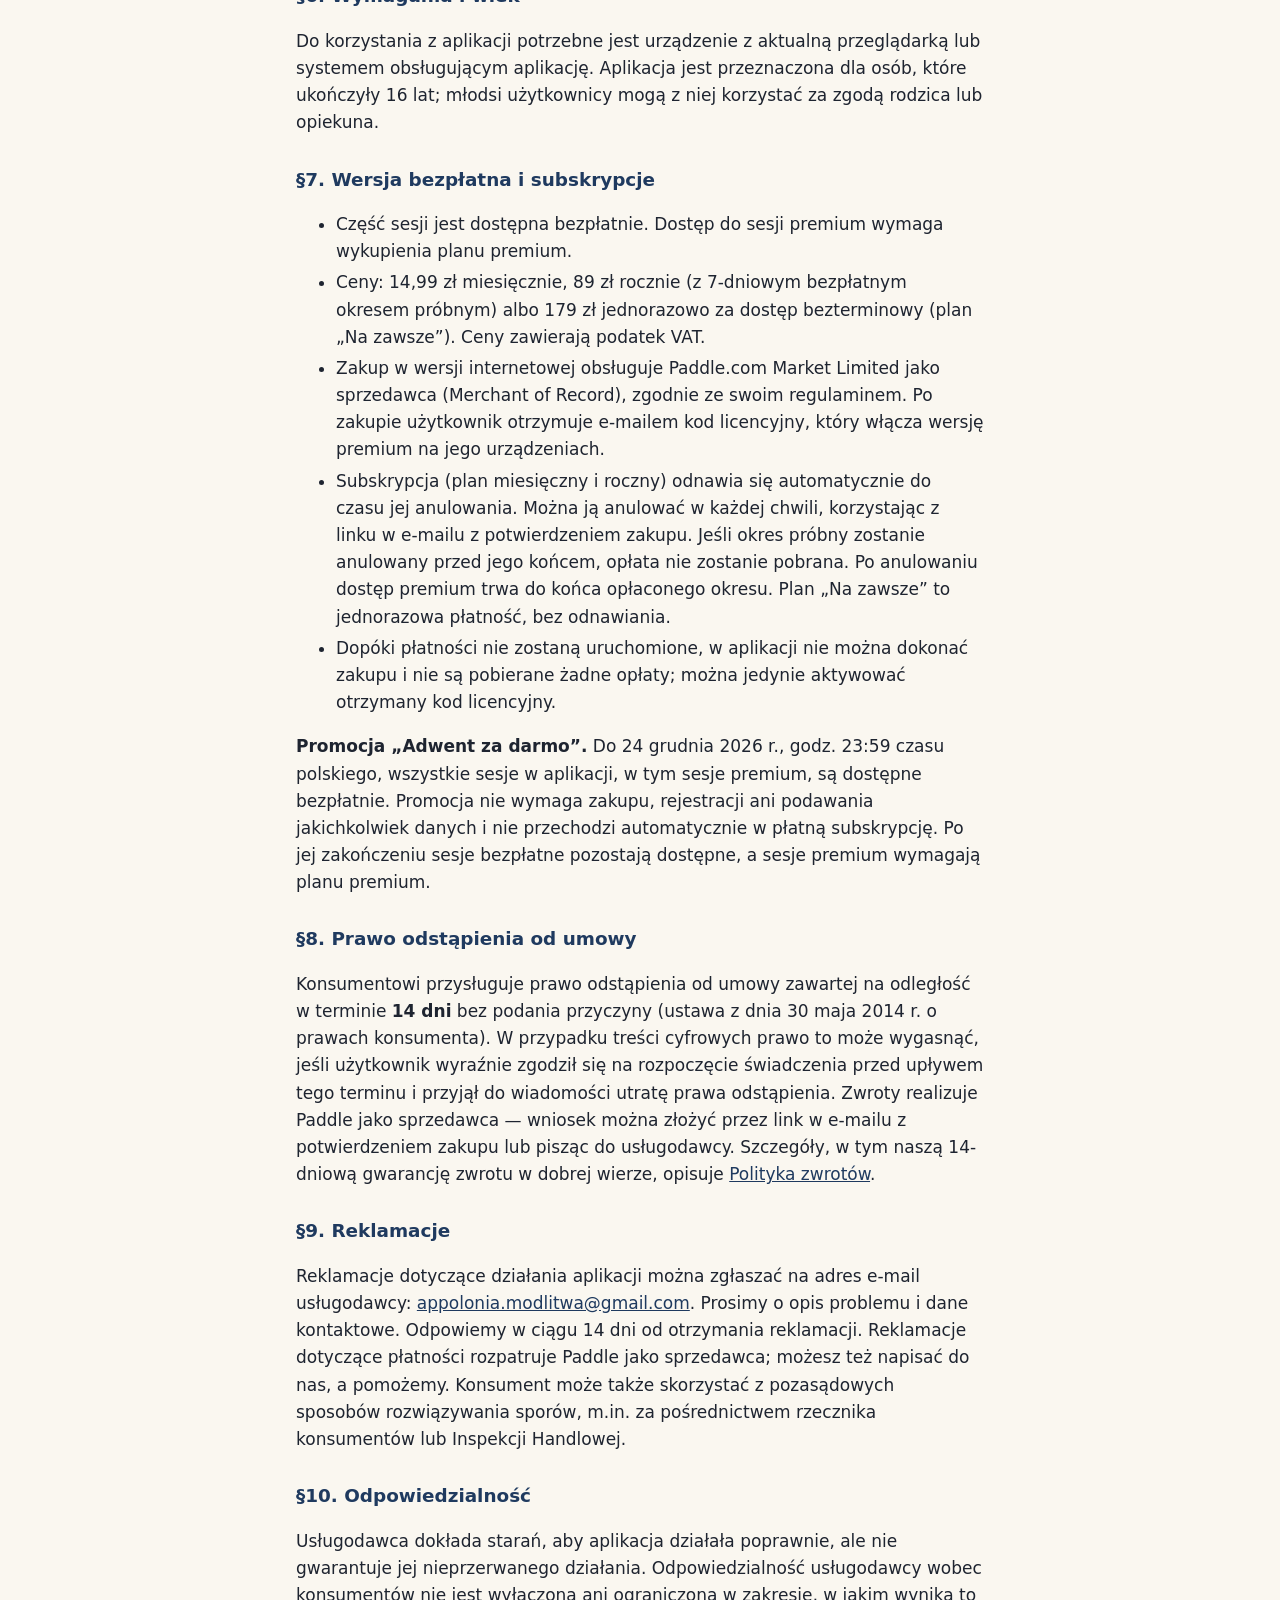
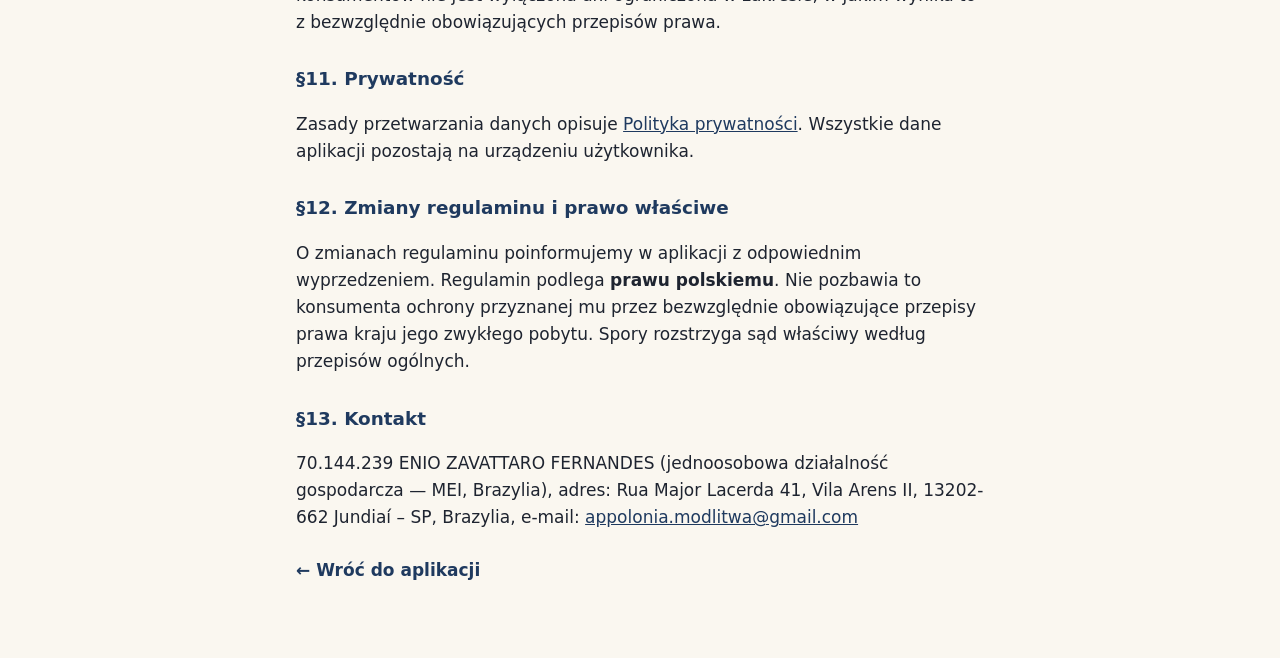
<file: legal/terms.html>
<!doctype html>
<html lang="pl">
<head>
<meta charset="utf-8">
<meta name="viewport" content="width=device-width, initial-scale=1">
<title>Regulamin — Appolonia</title>
<meta name="theme-color" content="#1F3A5F">
<style>
  :root { --bg:#FAF7F0; --text:#1E2430; --muted:#5A6272; --primary:#1F3A5F; --accent:#C9A45C; --box:#FFF6DD; --warn:#FBEAEA; --warnb:#A33A3A; }
  @media (prefers-color-scheme: dark) {
    :root { --bg:#121822; --text:#E8EAF0; --muted:#A9B0BE; --primary:#9DB8DD; --accent:#D8B872; --box:#2A2618; --warn:#3A1E1E; --warnb:#E08A8A; }
  }
  * { box-sizing: border-box; }
  body { margin:0; background:var(--bg); color:var(--text); font:17px/1.6 system-ui, -apple-system, "Segoe UI", Roboto, sans-serif; }
  main { max-width:720px; margin:0 auto; padding:16px 16px 48px; }
  a { color:var(--primary); }
  .back { display:inline-flex; align-items:center; min-height:44px; font-weight:600; text-decoration:none; }
  .lang { margin:0 0 8px; font-size:.95rem; }
  .draft { background:var(--box); border-left:4px solid var(--accent); padding:10px 14px; margin:12px 0 20px; font-weight:600; }
  .warn { background:var(--warn); border-left:4px solid var(--warnb); padding:10px 14px; font-weight:600; }
  h1 { color:var(--primary); font-size:1.6rem; line-height:1.25; margin:8px 0 4px; }
  h2 { color:var(--primary); font-size:1.15rem; margin:28px 0 8px; }
  .meta { color:var(--muted); font-size:.95rem; }
  li { margin:4px 0; }
  .ph { background:var(--box); padding:0 4px; border-radius:3px; }
</style>
</head>
<body>
<main>
  <a class="back" href="../index.html#/settings">← Wróć do aplikacji</a>
  <p class="lang"><a href="en/terms.html" hreflang="en" lang="en">English version</a></p>
  <div class="draft">Wersja robocza — wymaga weryfikacji prawnika</div>
  <h1>Regulamin aplikacji Appolonia</h1>
  <p class="meta">Data ostatniej aktualizacji: 23.11.2026</p>

  <h2>§1. Usługodawca</h2>
  <p>Usługodawcą i wydawcą aplikacji Appolonia jest 70.144.239 ENIO ZAVATTARO FERNANDES (jednoosobowa działalność gospodarcza — MEI, Brazylia), adres: Rua Major Lacerda 41, Vila Arens II, 13202-662 Jundiaí – SP, Brazylia, e-mail: <a href="mailto:appolonia.modlitwa@gmail.com">appolonia.modlitwa@gmail.com</a>.</p>

  <h2>§2. Charakter usługi</h2>
  <p>Appolonia to aplikacja do prowadzonej modlitwy i chrześcijańskiej medytacji w języku polskim. Oferuje sesje z tekstem wyświetlanym krok po kroku, zegarem i sygnałami dźwiękowymi (dzwonki): różaniec, Koronkę do Miłosierdzia Bożego, Anioł Pański, rachunek sumienia, lectio divina, psalmy, modlitwę wieczorną oraz modlitwę w ciszy. Aplikacja działa na urządzeniu użytkownika, również bez dostępu do internetu.</p>

  <h2>§3. Ważne zastrzeżenie zdrowotne</h2>
  <p class="warn">Aplikacja nie jest wyrobem medycznym w rozumieniu MDR i nie zastępuje porady lekarza ani psychoterapeuty.</p>
  <p>Treści mają charakter religijny i duchowy. Jeśli zmagasz się z problemami zdrowia psychicznego lub fizycznego, skontaktuj się z lekarzem lub specjalistą. W sytuacji zagrożenia życia zadzwoń pod numer alarmowy 112. Wsparcie w kryzysie psychicznym: 116 123 (dla dorosłych) lub 116 111 (dla dzieci i młodzieży).</p>

  <h2>§4. Treści religijne</h2>
  <ul>
    <li>Fragmenty Pisma Świętego są <strong>własnymi parafrazami usługodawcy</strong>, wiernymi sensowi oryginału i oznaczonymi w odnośniku słowem „parafraza”; nie są cytatami z żadnego przekładu Biblii.</li>
    <li>Modlitwy (m.in. Ojcze nasz, Zdrowaś Maryjo, Chwała Ojcu, Wierzę w Boga, Anioł Pański, Koronka do Miłosierdzia Bożego) to <strong>tradycyjne modlitwy</strong> Kościoła.</li>
    <li>Pozostałe teksty (wprowadzenia, rozważania, wskazówki) są utworami własnymi usługodawcy.</li>
    <li>Aplikacja nie jest oficjalnym wydawnictwem Kościoła katolickiego i nie zastępuje sakramentów ani kierownictwa duchowego.</li>
  </ul>

  <h2>§5. Licencja</h2>
  <p>Usługodawca udziela użytkownikowi niewyłącznej, nieprzenoszalnej, odwołalnej licencji na korzystanie z aplikacji wyłącznie do osobistego, niekomercyjnego użytku. Zabronione jest kopiowanie, rozpowszechnianie, modyfikowanie lub sprzedawanie aplikacji albo jej treści własnych (z wyjątkiem tekstów w domenie publicznej) bez zgody usługodawcy, a także podejmowanie działań zakłócających jej działanie.</p>

  <h2>§6. Wymagania i wiek</h2>
  <p>Do korzystania z aplikacji potrzebne jest urządzenie z aktualną przeglądarką lub systemem obsługującym aplikację. Aplikacja jest przeznaczona dla osób, które ukończyły 16 lat; młodsi użytkownicy mogą z niej korzystać za zgodą rodzica lub opiekuna.</p>

  <h2>§7. Wersja bezpłatna i subskrypcje</h2>
  <ul>
    <li>Część sesji jest dostępna bezpłatnie. Dostęp do sesji premium wymaga wykupienia planu premium.</li>
    <li>Ceny: 14,99 zł miesięcznie, 89 zł rocznie (z 7-dniowym bezpłatnym okresem próbnym) albo 179 zł jednorazowo za dostęp bezterminowy (plan „Na zawsze”). Ceny zawierają podatek VAT.</li>
    <li>Zakup w wersji internetowej obsługuje Paddle.com Market Limited jako sprzedawca (Merchant of Record), zgodnie ze swoim regulaminem. Po zakupie użytkownik otrzymuje e-mailem kod licencyjny, który włącza wersję premium na jego urządzeniach.</li>
    <li>Subskrypcja (plan miesięczny i roczny) odnawia się automatycznie do czasu jej anulowania. Można ją anulować w każdej chwili, korzystając z linku w e-mailu z potwierdzeniem zakupu. Jeśli okres próbny zostanie anulowany przed jego końcem, opłata nie zostanie pobrana. Po anulowaniu dostęp premium trwa do końca opłaconego okresu. Plan „Na zawsze” to jednorazowa płatność, bez odnawiania.</li>
    <li>Dopóki płatności nie zostaną uruchomione, w aplikacji nie można dokonać zakupu i nie są pobierane żadne opłaty; można jedynie aktywować otrzymany kod licencyjny.</li>
  </ul>
  <p><strong>Promocja „Adwent za darmo”.</strong> Do 24 grudnia 2026 r., godz. 23:59 czasu polskiego, wszystkie sesje w aplikacji, w tym sesje premium, są dostępne bezpłatnie. Promocja nie wymaga zakupu, rejestracji ani podawania jakichkolwiek danych i nie przechodzi automatycznie w płatną subskrypcję. Po jej zakończeniu sesje bezpłatne pozostają dostępne, a sesje premium wymagają planu premium.</p>

  <h2>§8. Prawo odstąpienia od umowy</h2>
  <p>Konsumentowi przysługuje prawo odstąpienia od umowy zawartej na odległość w terminie <strong>14 dni</strong> bez podania przyczyny (ustawa z dnia 30 maja 2014 r. o prawach konsumenta). W przypadku treści cyfrowych prawo to może wygasnąć, jeśli użytkownik wyraźnie zgodził się na rozpoczęcie świadczenia przed upływem tego terminu i przyjął do wiadomości utratę prawa odstąpienia. Zwroty realizuje Paddle jako sprzedawca — wniosek można złożyć przez link w e-mailu z potwierdzeniem zakupu lub pisząc do usługodawcy. Szczegóły, w tym naszą 14-dniową gwarancję zwrotu w dobrej wierze, opisuje <a href="refund.html">Polityka zwrotów</a>.</p>

  <h2>§9. Reklamacje</h2>
  <p>Reklamacje dotyczące działania aplikacji można zgłaszać na adres e-mail usługodawcy: <a href="mailto:appolonia.modlitwa@gmail.com">appolonia.modlitwa@gmail.com</a>. Prosimy o opis problemu i dane kontaktowe. Odpowiemy w ciągu 14 dni od otrzymania reklamacji. Reklamacje dotyczące płatności rozpatruje Paddle jako sprzedawca; możesz też napisać do nas, a pomożemy. Konsument może także skorzystać z pozasądowych sposobów rozwiązywania sporów, m.in. za pośrednictwem rzecznika konsumentów lub Inspekcji Handlowej.</p>

  <h2>§10. Odpowiedzialność</h2>
  <p>Usługodawca dokłada starań, aby aplikacja działała poprawnie, ale nie gwarantuje jej nieprzerwanego działania. Odpowiedzialność usługodawcy wobec konsumentów nie jest wyłączona ani ograniczona w zakresie, w jakim wynika to z bezwzględnie obowiązujących przepisów prawa.</p>

  <h2>§11. Prywatność</h2>
  <p>Zasady przetwarzania danych opisuje <a href="privacy.html">Polityka prywatności</a>. Wszystkie dane aplikacji pozostają na urządzeniu użytkownika.</p>

  <h2>§12. Zmiany regulaminu i prawo właściwe</h2>
  <p>O zmianach regulaminu poinformujemy w aplikacji z odpowiednim wyprzedzeniem. Regulamin podlega <strong>prawu polskiemu</strong>. Nie pozbawia to konsumenta ochrony przyznanej mu przez bezwzględnie obowiązujące przepisy prawa kraju jego zwykłego pobytu. Spory rozstrzyga sąd właściwy według przepisów ogólnych.</p>

  <h2>§13. Kontakt</h2>
  <p>70.144.239 ENIO ZAVATTARO FERNANDES (jednoosobowa działalność gospodarcza — MEI, Brazylia), adres: Rua Major Lacerda 41, Vila Arens II, 13202-662 Jundiaí – SP, Brazylia, e-mail: <a href="mailto:appolonia.modlitwa@gmail.com">appolonia.modlitwa@gmail.com</a></p>

  <p><a class="back" href="../index.html#/settings">← Wróć do aplikacji</a></p>
</main>
</body>
</html>
</file>
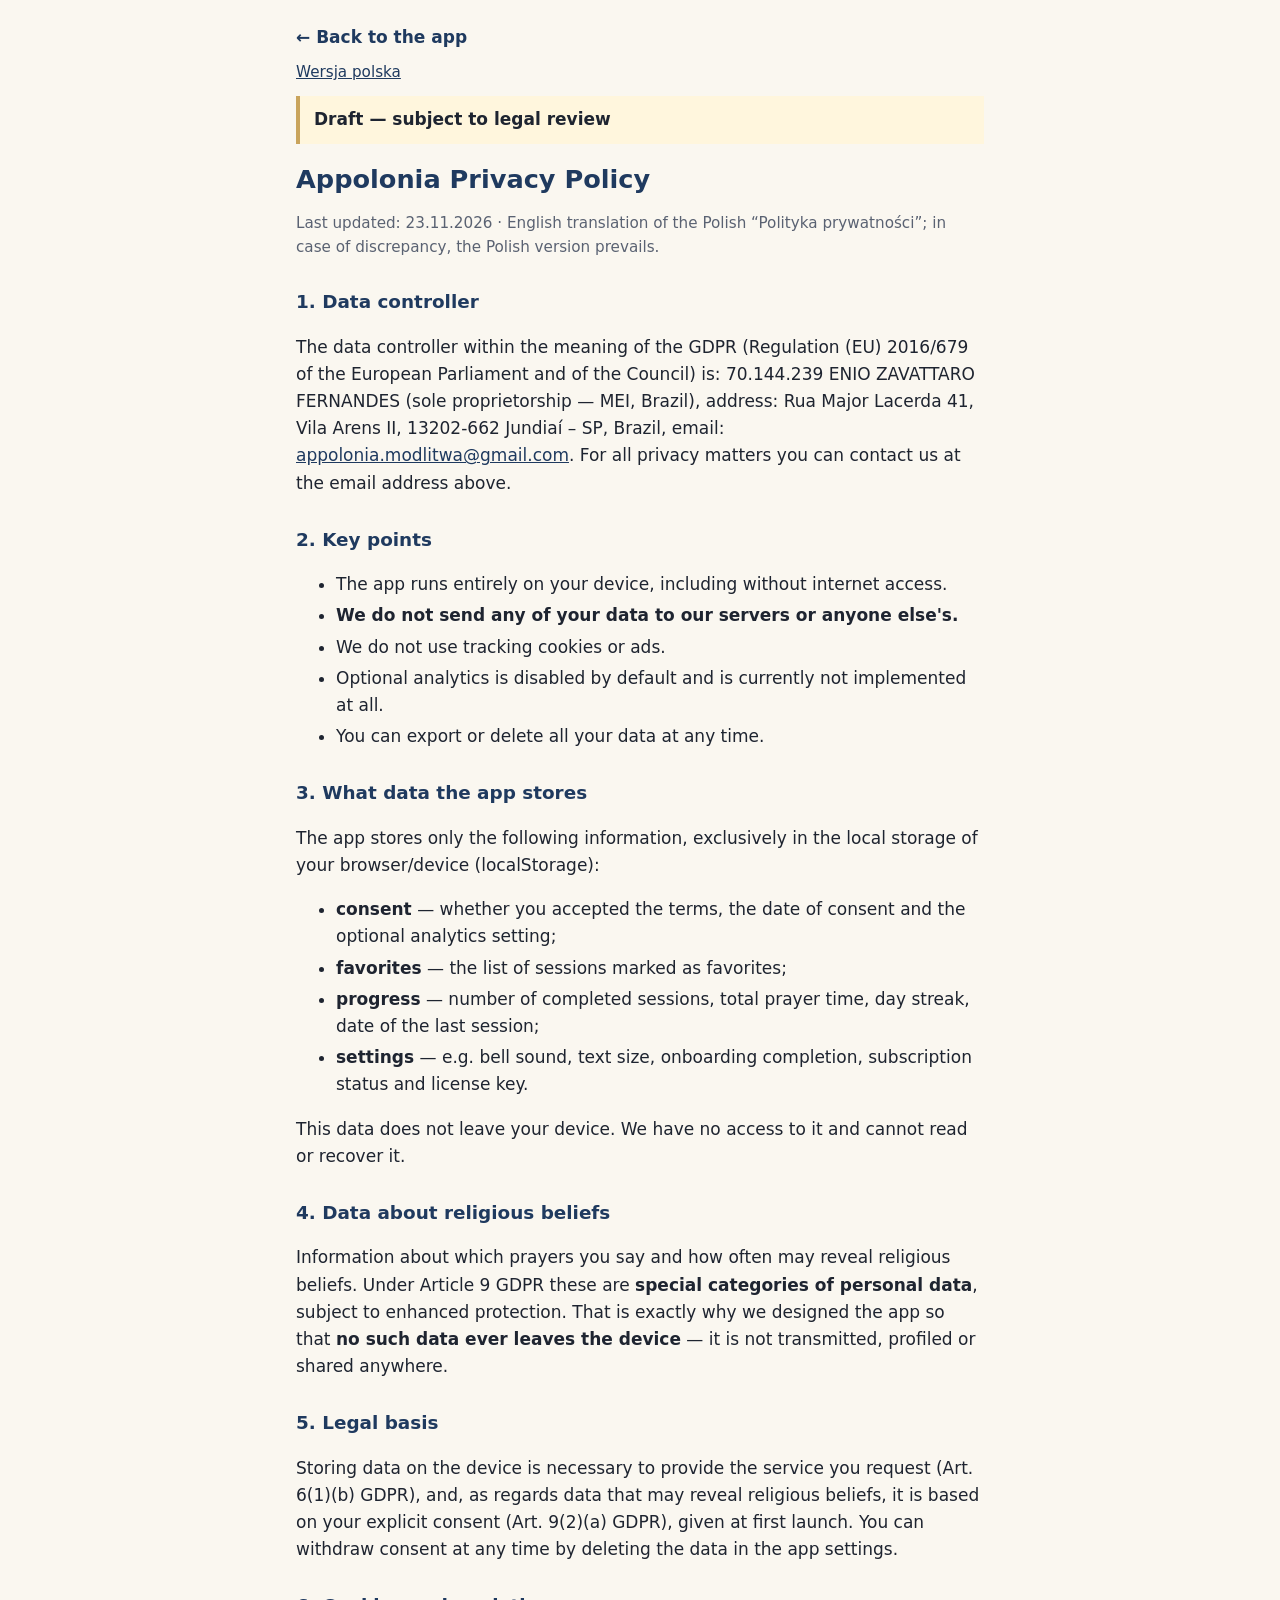
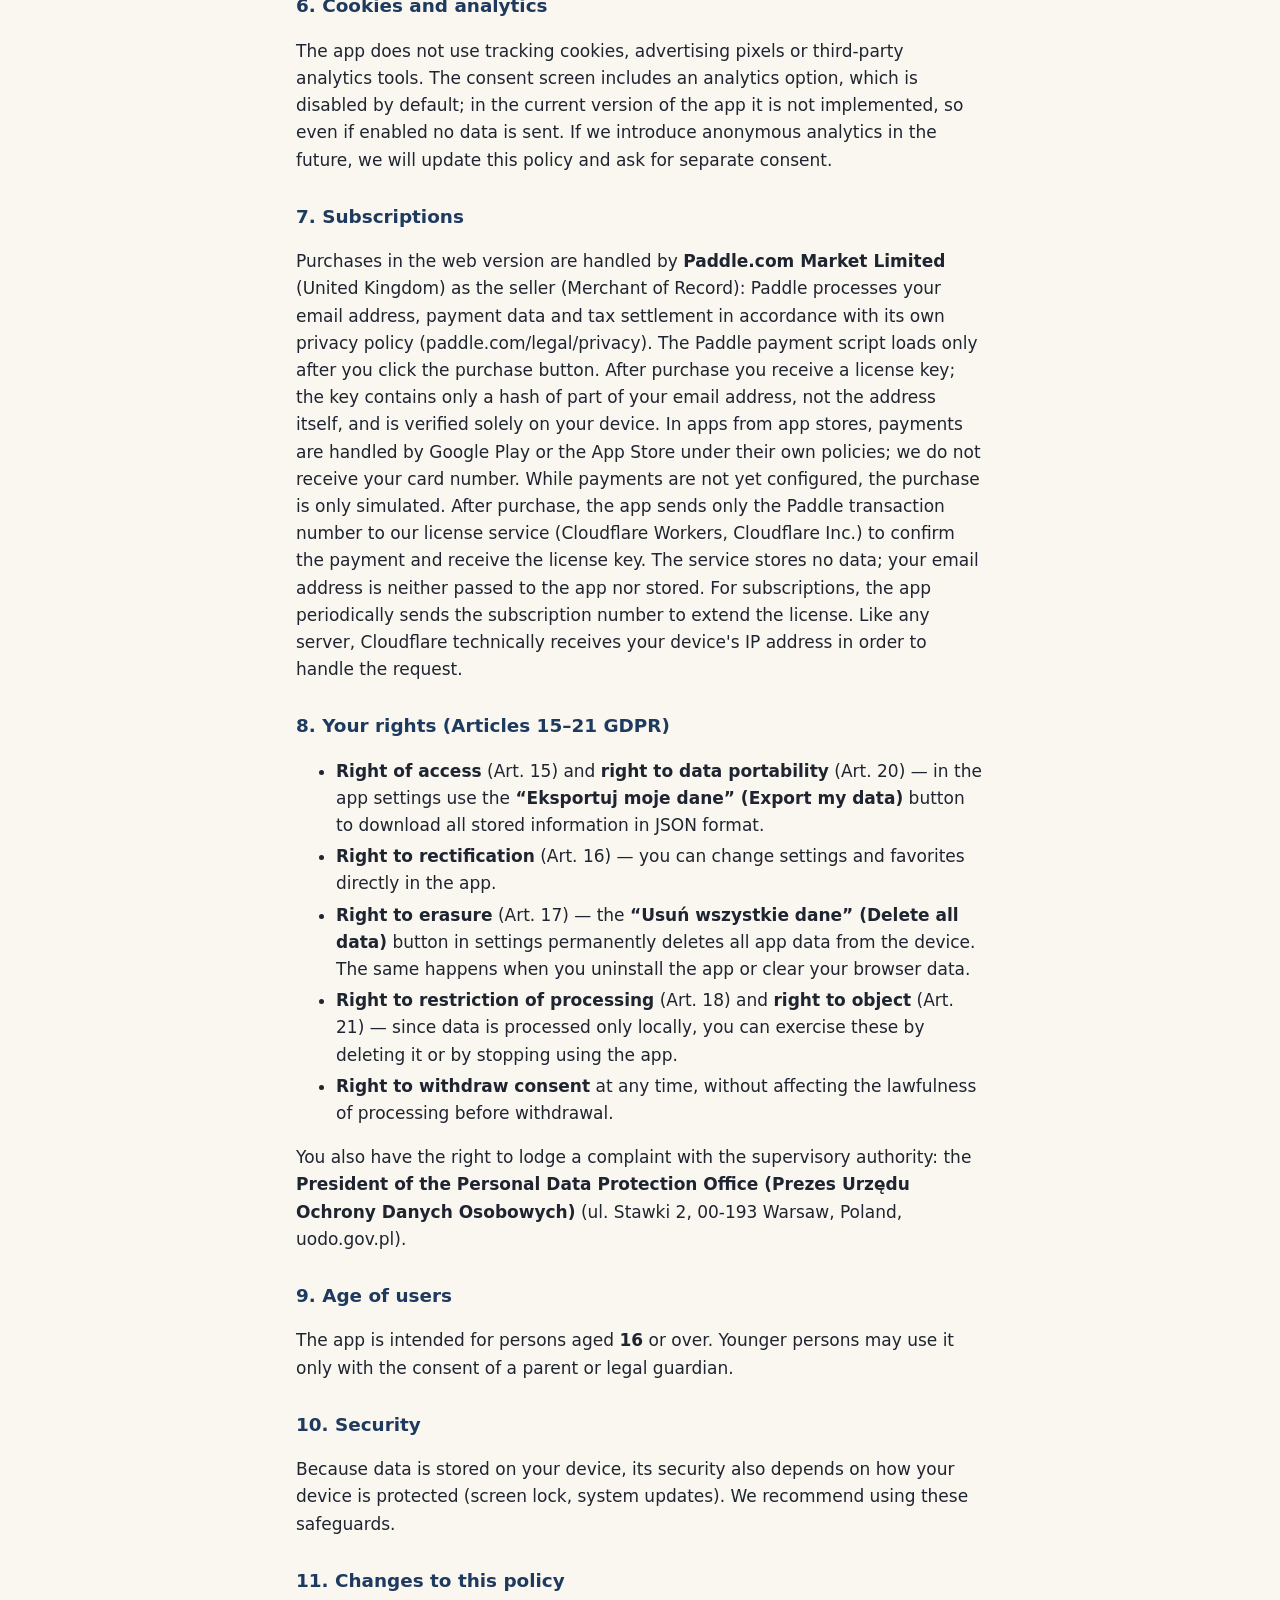
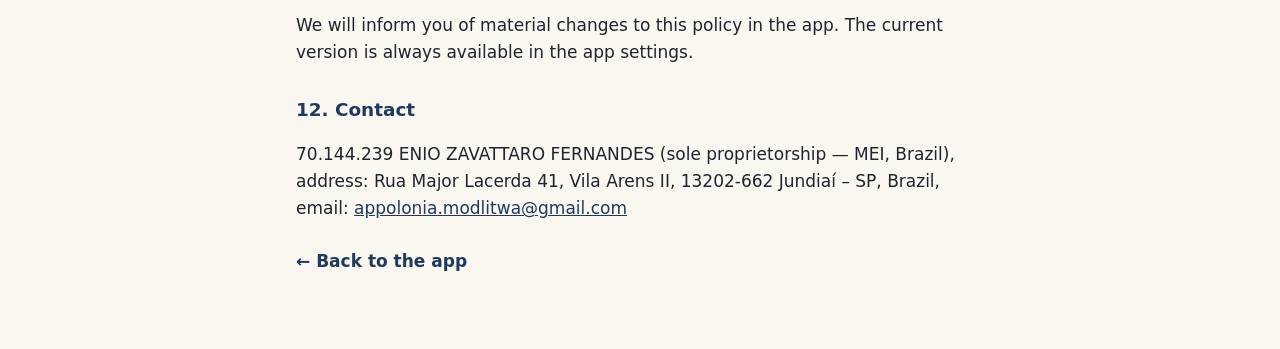
<file: legal/en/privacy.html>
<!doctype html>
<html lang="en">
<head>
<meta charset="utf-8">
<meta name="viewport" content="width=device-width, initial-scale=1">
<title>Privacy Policy — Appolonia</title>
<meta name="theme-color" content="#1F3A5F">
<style>
  :root { --bg:#FAF7F0; --text:#1E2430; --muted:#5A6272; --primary:#1F3A5F; --accent:#C9A45C; --box:#FFF6DD; }
  @media (prefers-color-scheme: dark) {
    :root { --bg:#121822; --text:#E8EAF0; --muted:#A9B0BE; --primary:#9DB8DD; --accent:#D8B872; --box:#2A2618; }
  }
  * { box-sizing: border-box; }
  body { margin:0; background:var(--bg); color:var(--text); font:17px/1.6 system-ui, -apple-system, "Segoe UI", Roboto, sans-serif; }
  main { max-width:720px; margin:0 auto; padding:16px 16px 48px; }
  a { color:var(--primary); }
  .back { display:inline-flex; align-items:center; min-height:44px; font-weight:600; text-decoration:none; }
  .lang { margin:0 0 8px; font-size:.95rem; }
  .draft { background:var(--box); border-left:4px solid var(--accent); padding:10px 14px; margin:12px 0 20px; font-weight:600; }
  h1 { color:var(--primary); font-size:1.6rem; line-height:1.25; margin:8px 0 4px; }
  h2 { color:var(--primary); font-size:1.15rem; margin:28px 0 8px; }
  .meta { color:var(--muted); font-size:.95rem; }
  li { margin:4px 0; }
</style>
</head>
<body>
<main>
  <a class="back" href="../../index.html#/settings">← Back to the app</a>
  <p class="lang"><a href="../privacy.html" hreflang="pl" lang="pl">Wersja polska</a></p>
  <div class="draft">Draft — subject to legal review</div>
  <h1>Appolonia Privacy Policy</h1>
  <p class="meta">Last updated: 23.11.2026 · English translation of the Polish “Polityka prywatności”; in case of discrepancy, the Polish version prevails.</p>

  <h2>1. Data controller</h2>
  <p>The data controller within the meaning of the GDPR (Regulation (EU) 2016/679 of the European Parliament and of the Council) is:
  70.144.239 ENIO ZAVATTARO FERNANDES (sole proprietorship — MEI, Brazil), address: Rua Major Lacerda 41, Vila Arens II, 13202-662 Jundiaí – SP, Brazil, email: <a href="mailto:appolonia.modlitwa@gmail.com">appolonia.modlitwa@gmail.com</a>.
  For all privacy matters you can contact us at the email address above.</p>

  <h2>2. Key points</h2>
  <ul>
    <li>The app runs entirely on your device, including without internet access.</li>
    <li><strong>We do not send any of your data to our servers or anyone else's.</strong></li>
    <li>We do not use tracking cookies or ads.</li>
    <li>Optional analytics is disabled by default and is currently not implemented at all.</li>
    <li>You can export or delete all your data at any time.</li>
  </ul>

  <h2>3. What data the app stores</h2>
  <p>The app stores only the following information, exclusively in the local storage of your browser/device (localStorage):</p>
  <ul>
    <li><strong>consent</strong> — whether you accepted the terms, the date of consent and the optional analytics setting;</li>
    <li><strong>favorites</strong> — the list of sessions marked as favorites;</li>
    <li><strong>progress</strong> — number of completed sessions, total prayer time, day streak, date of the last session;</li>
    <li><strong>settings</strong> — e.g. bell sound, text size, onboarding completion, subscription status and license key.</li>
  </ul>
  <p>This data does not leave your device. We have no access to it and cannot read or recover it.</p>

  <h2>4. Data about religious beliefs</h2>
  <p>Information about which prayers you say and how often may reveal religious beliefs. Under Article 9 GDPR these are <strong>special categories of personal data</strong>, subject to enhanced protection. That is exactly why we designed the app so that <strong>no such data ever leaves the device</strong> — it is not transmitted, profiled or shared anywhere.</p>

  <h2>5. Legal basis</h2>
  <p>Storing data on the device is necessary to provide the service you request (Art. 6(1)(b) GDPR), and, as regards data that may reveal religious beliefs, it is based on your explicit consent (Art. 9(2)(a) GDPR), given at first launch. You can withdraw consent at any time by deleting the data in the app settings.</p>

  <h2>6. Cookies and analytics</h2>
  <p>The app does not use tracking cookies, advertising pixels or third-party analytics tools. The consent screen includes an analytics option, which is disabled by default; in the current version of the app it is not implemented, so even if enabled no data is sent. If we introduce anonymous analytics in the future, we will update this policy and ask for separate consent.</p>

  <h2>7. Subscriptions</h2>
  <p>Purchases in the web version are handled by <strong>Paddle.com Market Limited</strong> (United Kingdom) as the seller (Merchant of Record): Paddle processes your email address, payment data and tax settlement in accordance with its own privacy policy (paddle.com/legal/privacy). The Paddle payment script loads only after you click the purchase button. After purchase you receive a license key; the key contains only a hash of part of your email address, not the address itself, and is verified solely on your device. In apps from app stores, payments are handled by Google Play or the App Store under their own policies; we do not receive your card number. While payments are not yet configured, the purchase is only simulated. After purchase, the app sends only the Paddle transaction number to our license service (Cloudflare Workers, Cloudflare Inc.) to confirm the payment and receive the license key. The service stores no data; your email address is neither passed to the app nor stored. For subscriptions, the app periodically sends the subscription number to extend the license. Like any server, Cloudflare technically receives your device's IP address in order to handle the request.</p>

  <h2>8. Your rights (Articles 15–21 GDPR)</h2>
  <ul>
    <li><strong>Right of access</strong> (Art. 15) and <strong>right to data portability</strong> (Art. 20) — in the app settings use the <strong>“Eksportuj moje dane” (Export my data)</strong> button to download all stored information in JSON format.</li>
    <li><strong>Right to rectification</strong> (Art. 16) — you can change settings and favorites directly in the app.</li>
    <li><strong>Right to erasure</strong> (Art. 17) — the <strong>“Usuń wszystkie dane” (Delete all data)</strong> button in settings permanently deletes all app data from the device. The same happens when you uninstall the app or clear your browser data.</li>
    <li><strong>Right to restriction of processing</strong> (Art. 18) and <strong>right to object</strong> (Art. 21) — since data is processed only locally, you can exercise these by deleting it or by stopping using the app.</li>
    <li><strong>Right to withdraw consent</strong> at any time, without affecting the lawfulness of processing before withdrawal.</li>
  </ul>
  <p>You also have the right to lodge a complaint with the supervisory authority: the <strong>President of the Personal Data Protection Office (Prezes Urzędu Ochrony Danych Osobowych)</strong> (ul. Stawki 2, 00-193 Warsaw, Poland, uodo.gov.pl).</p>

  <h2>9. Age of users</h2>
  <p>The app is intended for persons aged <strong>16</strong> or over. Younger persons may use it only with the consent of a parent or legal guardian.</p>

  <h2>10. Security</h2>
  <p>Because data is stored on your device, its security also depends on how your device is protected (screen lock, system updates). We recommend using these safeguards.</p>

  <h2>11. Changes to this policy</h2>
  <p>We will inform you of material changes to this policy in the app. The current version is always available in the app settings.</p>

  <h2>12. Contact</h2>
  <p>70.144.239 ENIO ZAVATTARO FERNANDES (sole proprietorship — MEI, Brazil), address: Rua Major Lacerda 41, Vila Arens II, 13202-662 Jundiaí – SP, Brazil, email: <a href="mailto:appolonia.modlitwa@gmail.com">appolonia.modlitwa@gmail.com</a></p>

  <p><a class="back" href="../../index.html#/settings">← Back to the app</a></p>
</main>
</body>
</html>
</file>
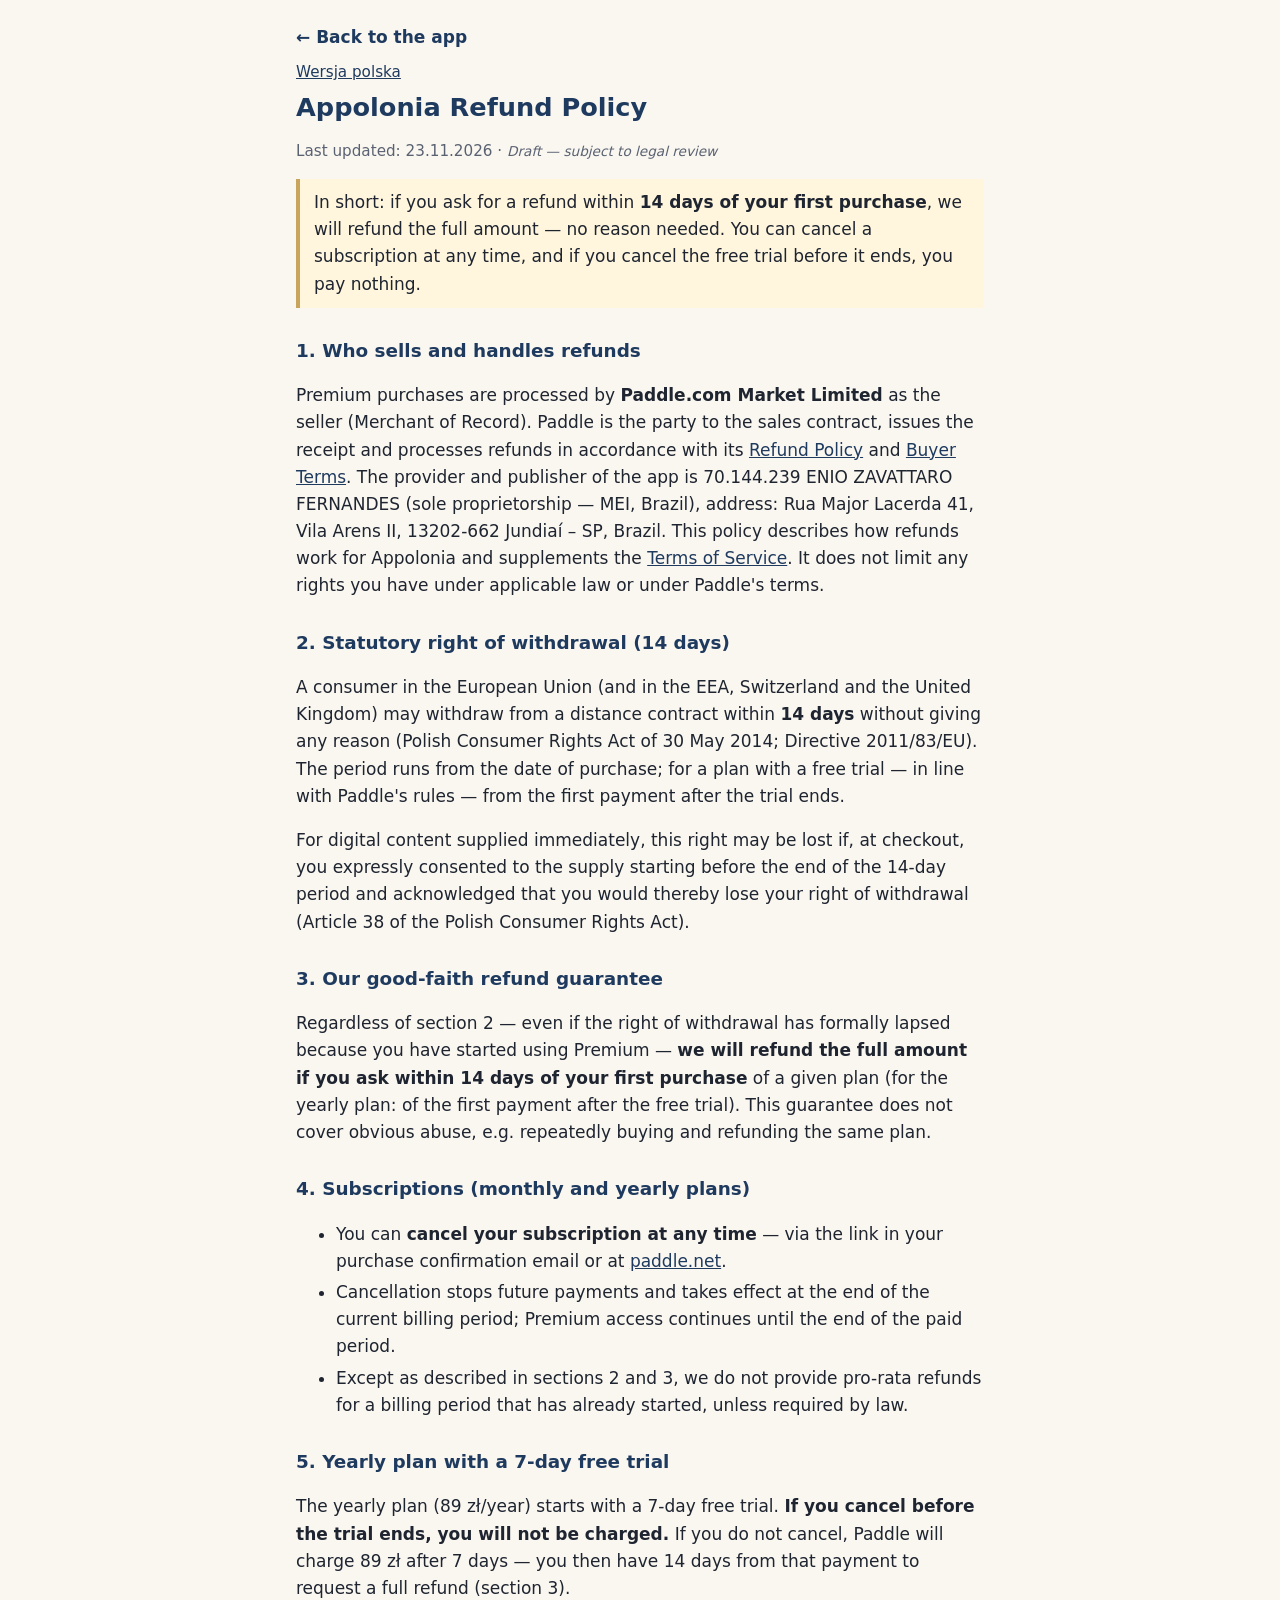
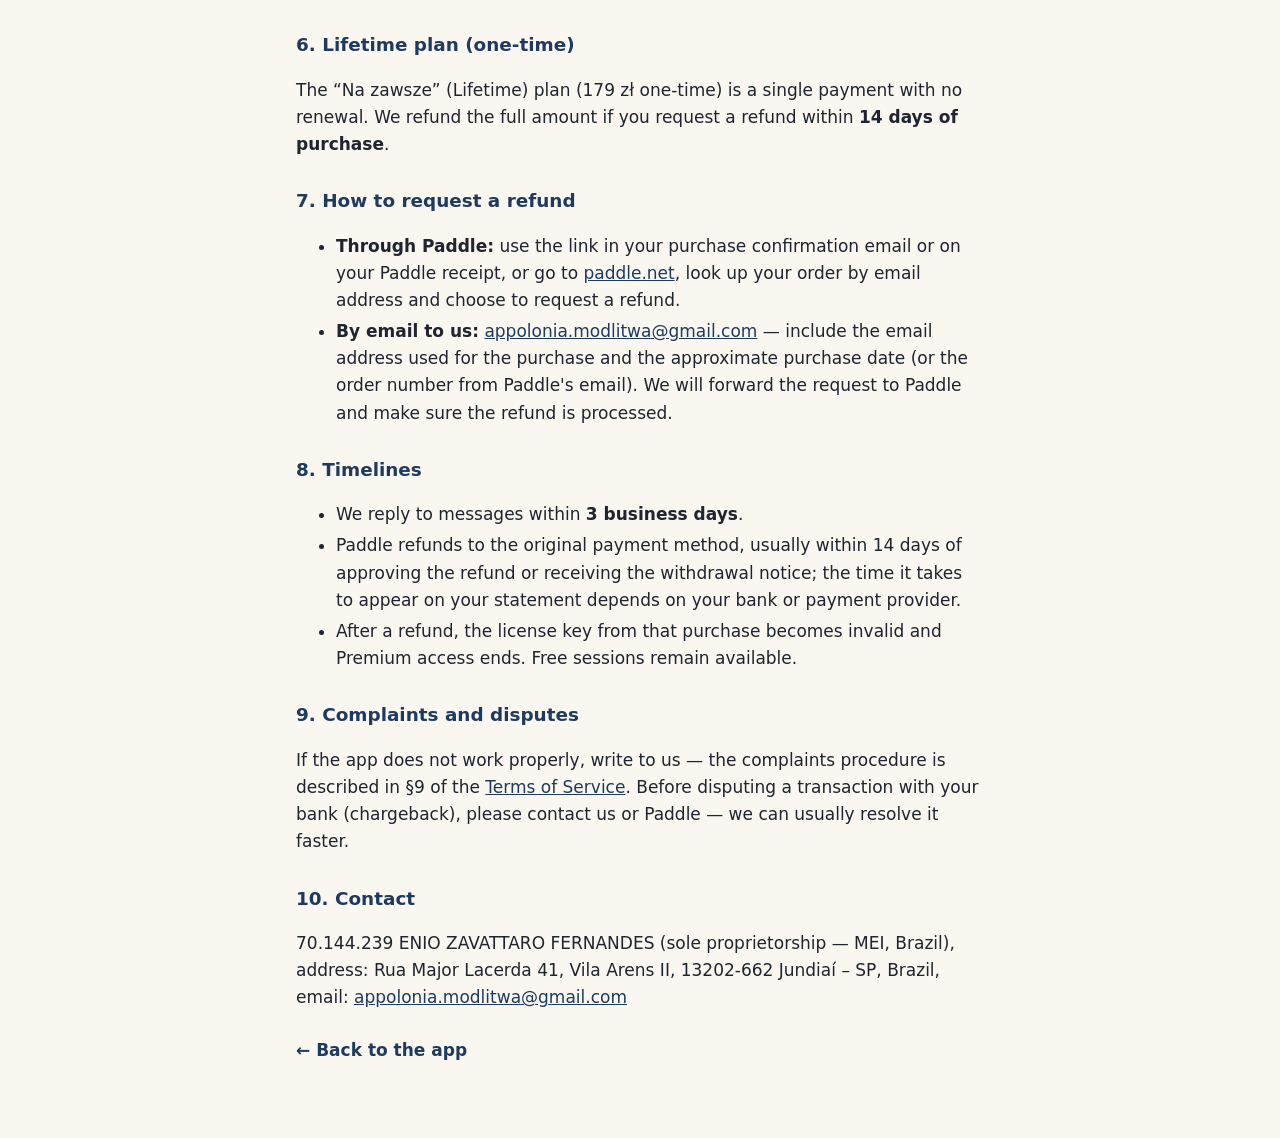
<file: legal/en/refund.html>
<!doctype html>
<html lang="en">
<head>
<meta charset="utf-8">
<meta name="viewport" content="width=device-width, initial-scale=1">
<title>Refund Policy — Appolonia</title>
<meta name="theme-color" content="#1F3A5F">
<style>
  :root { --bg:#FAF7F0; --text:#1E2430; --muted:#5A6272; --primary:#1F3A5F; --accent:#C9A45C; --box:#FFF6DD; }
  @media (prefers-color-scheme: dark) {
    :root { --bg:#121822; --text:#E8EAF0; --muted:#A9B0BE; --primary:#9DB8DD; --accent:#D8B872; --box:#2A2618; }
  }
  * { box-sizing: border-box; }
  body { margin:0; background:var(--bg); color:var(--text); font:17px/1.6 system-ui, -apple-system, "Segoe UI", Roboto, sans-serif; }
  main { max-width:720px; margin:0 auto; padding:16px 16px 48px; }
  a { color:var(--primary); }
  .back { display:inline-flex; align-items:center; min-height:44px; font-weight:600; text-decoration:none; }
  .lang { margin:0 0 8px; font-size:.95rem; }
  .draft-note { color:var(--muted); font-size:.85rem; font-style:italic; }
  h1 { color:var(--primary); font-size:1.6rem; line-height:1.25; margin:8px 0 4px; }
  h2 { color:var(--primary); font-size:1.15rem; margin:28px 0 8px; }
  .meta { color:var(--muted); font-size:.95rem; }
  .box { background:var(--box); border-left:4px solid var(--accent); padding:10px 14px; margin:12px 0; }
  li { margin:4px 0; }
</style>
</head>
<body>
<main>
  <a class="back" href="../../index.html#/settings">← Back to the app</a>
  <p class="lang"><a href="../refund.html" hreflang="pl" lang="pl">Wersja polska</a></p>
  <h1>Appolonia Refund Policy</h1>
  <p class="meta">Last updated: 23.11.2026 · <span class="draft-note">Draft — subject to legal review</span></p>

  <div class="box">In short: if you ask for a refund within <strong>14 days of your first purchase</strong>, we will refund the full amount — no reason needed. You can cancel a subscription at any time, and if you cancel the free trial before it ends, you pay nothing.</div>

  <h2>1. Who sells and handles refunds</h2>
  <p>Premium purchases are processed by <strong>Paddle.com Market Limited</strong> as the seller (Merchant of Record). Paddle is the party to the sales contract, issues the receipt and processes refunds in accordance with its <a href="https://www.paddle.com/legal/refund-policy" rel="noopener">Refund Policy</a> and <a href="https://www.paddle.com/legal/invoiced-consumer-terms" rel="noopener">Buyer Terms</a>. The provider and publisher of the app is 70.144.239 ENIO ZAVATTARO FERNANDES (sole proprietorship — MEI, Brazil), address: Rua Major Lacerda 41, Vila Arens II, 13202-662 Jundiaí – SP, Brazil. This policy describes how refunds work for Appolonia and supplements the <a href="terms.html">Terms of Service</a>. It does not limit any rights you have under applicable law or under Paddle's terms.</p>

  <h2>2. Statutory right of withdrawal (14 days)</h2>
  <p>A consumer in the European Union (and in the EEA, Switzerland and the United Kingdom) may withdraw from a distance contract within <strong>14 days</strong> without giving any reason (Polish Consumer Rights Act of 30 May 2014; Directive 2011/83/EU). The period runs from the date of purchase; for a plan with a free trial — in line with Paddle's rules — from the first payment after the trial ends.</p>
  <p>For digital content supplied immediately, this right may be lost if, at checkout, you expressly consented to the supply starting before the end of the 14-day period and acknowledged that you would thereby lose your right of withdrawal (Article 38 of the Polish Consumer Rights Act).</p>

  <h2>3. Our good-faith refund guarantee</h2>
  <p>Regardless of section 2 — even if the right of withdrawal has formally lapsed because you have started using Premium — <strong>we will refund the full amount if you ask within 14 days of your first purchase</strong> of a given plan (for the yearly plan: of the first payment after the free trial). This guarantee does not cover obvious abuse, e.g. repeatedly buying and refunding the same plan.</p>

  <h2>4. Subscriptions (monthly and yearly plans)</h2>
  <ul>
    <li>You can <strong>cancel your subscription at any time</strong> — via the link in your purchase confirmation email or at <a href="https://paddle.net" rel="noopener">paddle.net</a>.</li>
    <li>Cancellation stops future payments and takes effect at the end of the current billing period; Premium access continues until the end of the paid period.</li>
    <li>Except as described in sections 2 and 3, we do not provide pro-rata refunds for a billing period that has already started, unless required by law.</li>
  </ul>

  <h2>5. Yearly plan with a 7-day free trial</h2>
  <p>The yearly plan (89 zł/year) starts with a 7-day free trial. <strong>If you cancel before the trial ends, you will not be charged.</strong> If you do not cancel, Paddle will charge 89 zł after 7 days — you then have 14 days from that payment to request a full refund (section 3).</p>

  <h2>6. Lifetime plan (one-time)</h2>
  <p>The “Na zawsze” (Lifetime) plan (179 zł one-time) is a single payment with no renewal. We refund the full amount if you request a refund within <strong>14 days of purchase</strong>.</p>

  <h2>7. How to request a refund</h2>
  <ul>
    <li><strong>Through Paddle:</strong> use the link in your purchase confirmation email or on your Paddle receipt, or go to <a href="https://paddle.net" rel="noopener">paddle.net</a>, look up your order by email address and choose to request a refund.</li>
    <li><strong>By email to us:</strong> <a href="mailto:appolonia.modlitwa@gmail.com">appolonia.modlitwa@gmail.com</a> — include the email address used for the purchase and the approximate purchase date (or the order number from Paddle's email). We will forward the request to Paddle and make sure the refund is processed.</li>
  </ul>

  <h2>8. Timelines</h2>
  <ul>
    <li>We reply to messages within <strong>3 business days</strong>.</li>
    <li>Paddle refunds to the original payment method, usually within 14 days of approving the refund or receiving the withdrawal notice; the time it takes to appear on your statement depends on your bank or payment provider.</li>
    <li>After a refund, the license key from that purchase becomes invalid and Premium access ends. Free sessions remain available.</li>
  </ul>

  <h2>9. Complaints and disputes</h2>
  <p>If the app does not work properly, write to us — the complaints procedure is described in §9 of the <a href="terms.html">Terms of Service</a>. Before disputing a transaction with your bank (chargeback), please contact us or Paddle — we can usually resolve it faster.</p>

  <h2>10. Contact</h2>
  <p>70.144.239 ENIO ZAVATTARO FERNANDES (sole proprietorship — MEI, Brazil), address: Rua Major Lacerda 41, Vila Arens II, 13202-662 Jundiaí – SP, Brazil, email: <a href="mailto:appolonia.modlitwa@gmail.com">appolonia.modlitwa@gmail.com</a></p>

  <p><a class="back" href="../../index.html#/settings">← Back to the app</a></p>
</main>
</body>
</html>
</file>
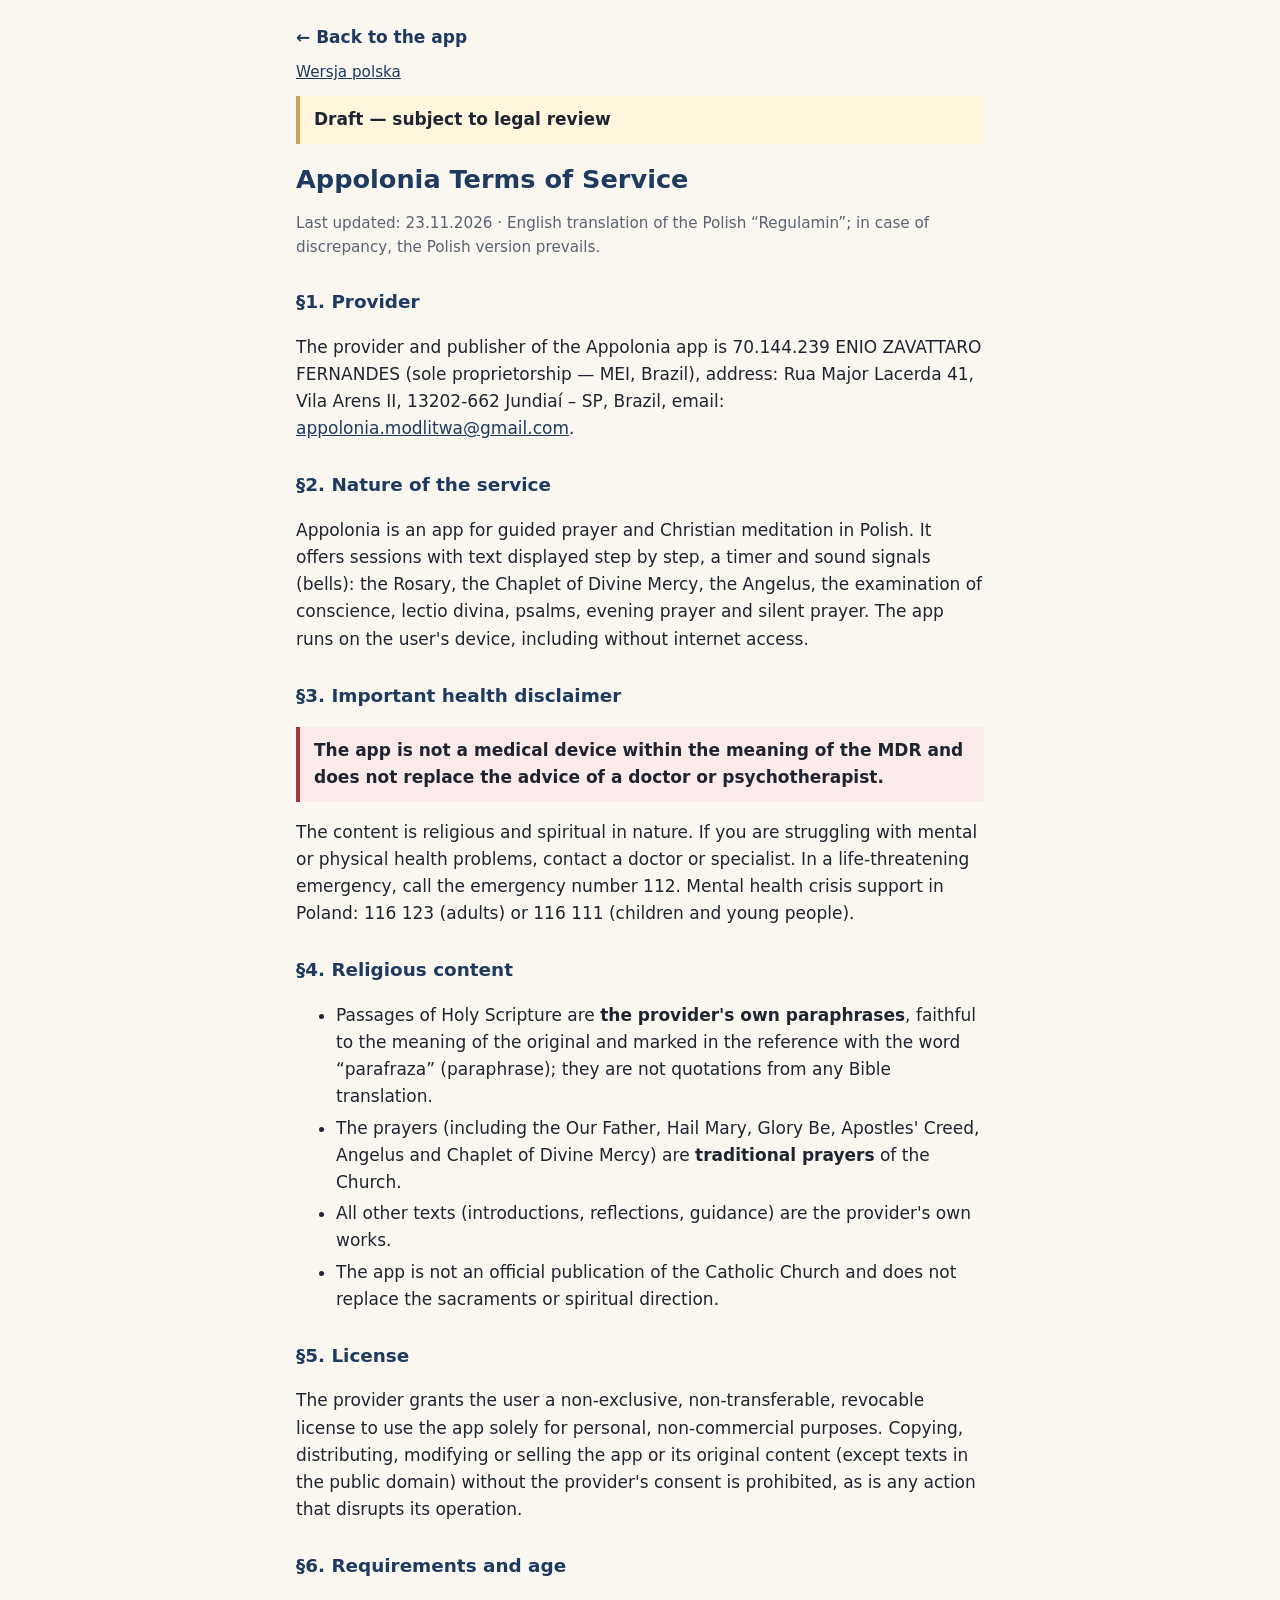
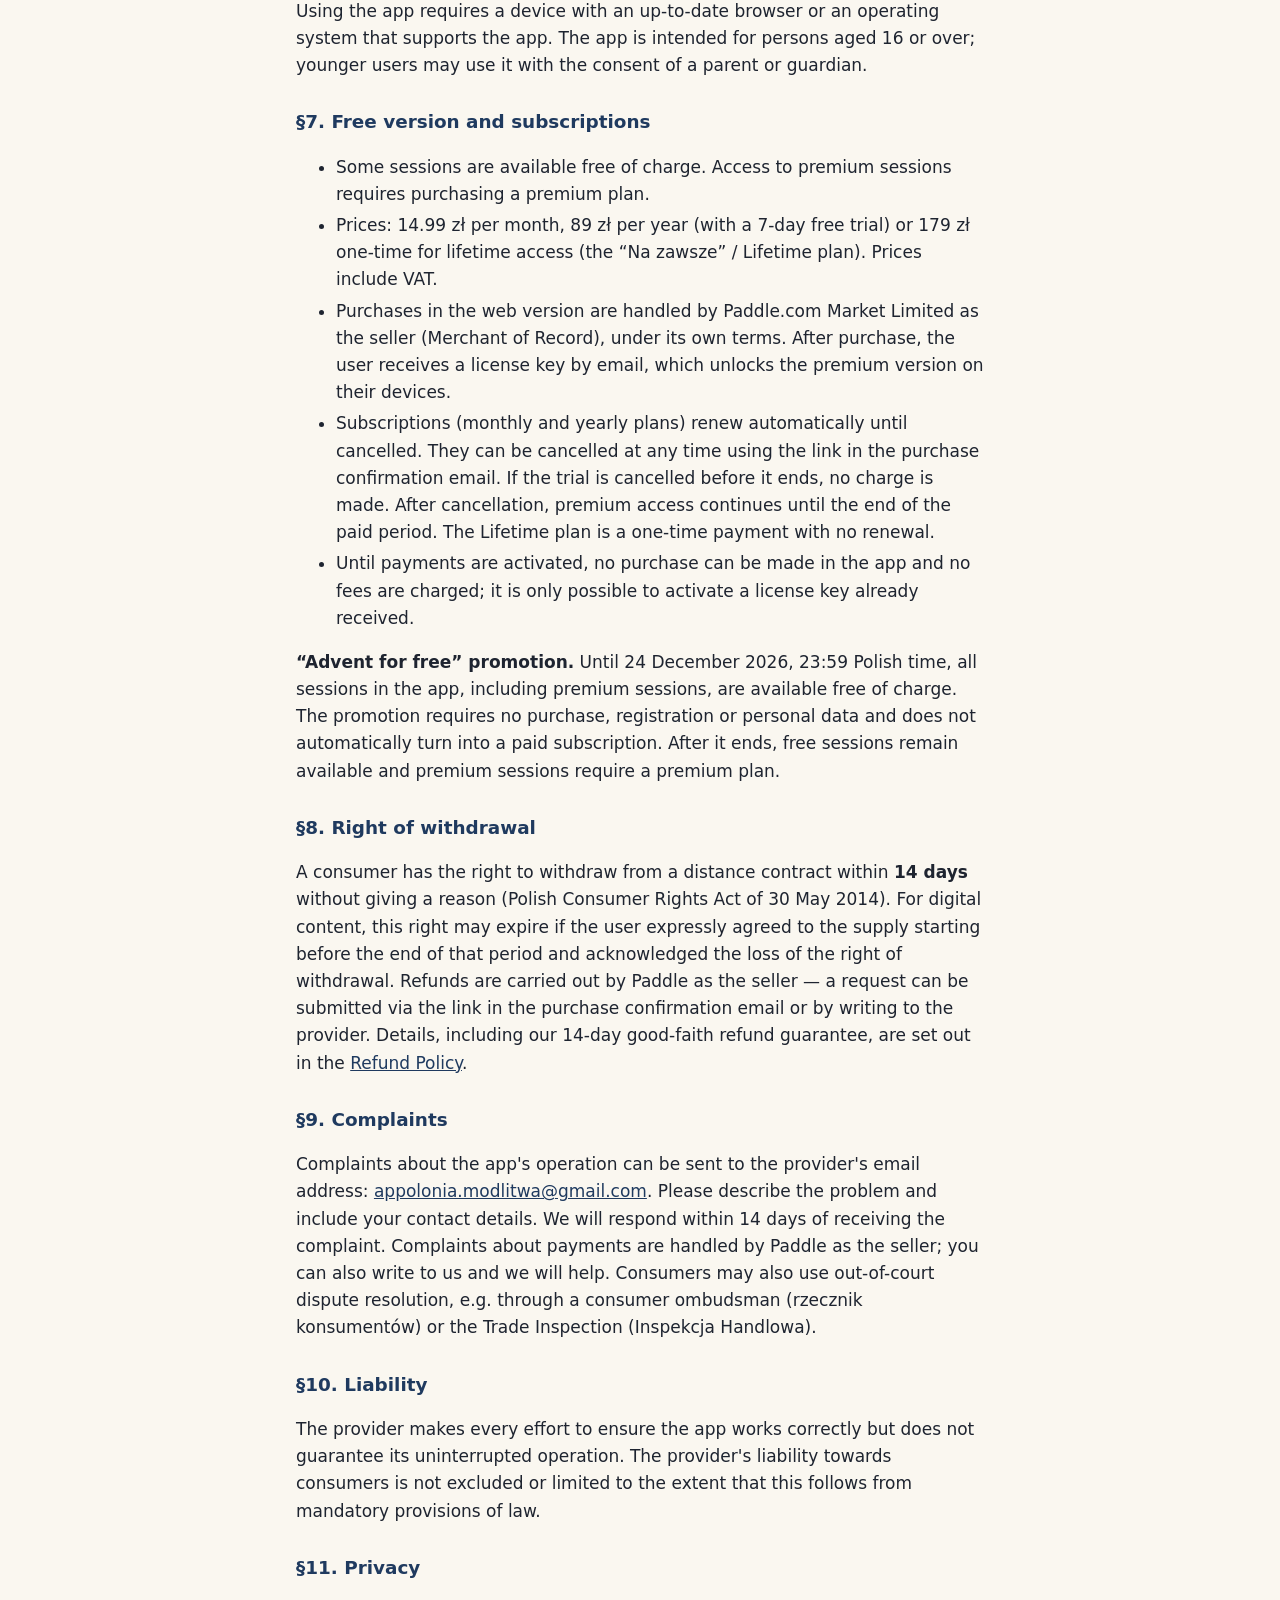
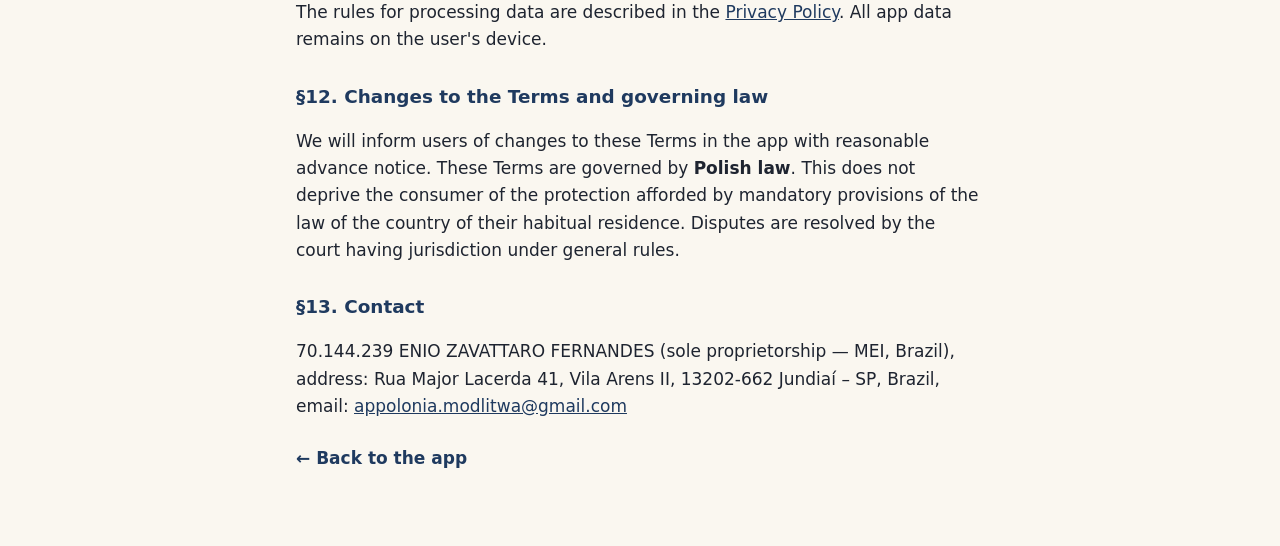
<file: legal/en/terms.html>
<!doctype html>
<html lang="en">
<head>
<meta charset="utf-8">
<meta name="viewport" content="width=device-width, initial-scale=1">
<title>Terms of Service — Appolonia</title>
<meta name="theme-color" content="#1F3A5F">
<style>
  :root { --bg:#FAF7F0; --text:#1E2430; --muted:#5A6272; --primary:#1F3A5F; --accent:#C9A45C; --box:#FFF6DD; --warn:#FBEAEA; --warnb:#A33A3A; }
  @media (prefers-color-scheme: dark) {
    :root { --bg:#121822; --text:#E8EAF0; --muted:#A9B0BE; --primary:#9DB8DD; --accent:#D8B872; --box:#2A2618; --warn:#3A1E1E; --warnb:#E08A8A; }
  }
  * { box-sizing: border-box; }
  body { margin:0; background:var(--bg); color:var(--text); font:17px/1.6 system-ui, -apple-system, "Segoe UI", Roboto, sans-serif; }
  main { max-width:720px; margin:0 auto; padding:16px 16px 48px; }
  a { color:var(--primary); }
  .back { display:inline-flex; align-items:center; min-height:44px; font-weight:600; text-decoration:none; }
  .lang { margin:0 0 8px; font-size:.95rem; }
  .draft { background:var(--box); border-left:4px solid var(--accent); padding:10px 14px; margin:12px 0 20px; font-weight:600; }
  .warn { background:var(--warn); border-left:4px solid var(--warnb); padding:10px 14px; font-weight:600; }
  h1 { color:var(--primary); font-size:1.6rem; line-height:1.25; margin:8px 0 4px; }
  h2 { color:var(--primary); font-size:1.15rem; margin:28px 0 8px; }
  .meta { color:var(--muted); font-size:.95rem; }
  li { margin:4px 0; }
</style>
</head>
<body>
<main>
  <a class="back" href="../../index.html#/settings">← Back to the app</a>
  <p class="lang"><a href="../terms.html" hreflang="pl" lang="pl">Wersja polska</a></p>
  <div class="draft">Draft — subject to legal review</div>
  <h1>Appolonia Terms of Service</h1>
  <p class="meta">Last updated: 23.11.2026 · English translation of the Polish “Regulamin”; in case of discrepancy, the Polish version prevails.</p>

  <h2>§1. Provider</h2>
  <p>The provider and publisher of the Appolonia app is 70.144.239 ENIO ZAVATTARO FERNANDES (sole proprietorship — MEI, Brazil), address: Rua Major Lacerda 41, Vila Arens II, 13202-662 Jundiaí – SP, Brazil, email: <a href="mailto:appolonia.modlitwa@gmail.com">appolonia.modlitwa@gmail.com</a>.</p>

  <h2>§2. Nature of the service</h2>
  <p>Appolonia is an app for guided prayer and Christian meditation in Polish. It offers sessions with text displayed step by step, a timer and sound signals (bells): the Rosary, the Chaplet of Divine Mercy, the Angelus, the examination of conscience, lectio divina, psalms, evening prayer and silent prayer. The app runs on the user's device, including without internet access.</p>

  <h2>§3. Important health disclaimer</h2>
  <p class="warn">The app is not a medical device within the meaning of the MDR and does not replace the advice of a doctor or psychotherapist.</p>
  <p>The content is religious and spiritual in nature. If you are struggling with mental or physical health problems, contact a doctor or specialist. In a life-threatening emergency, call the emergency number 112. Mental health crisis support in Poland: 116 123 (adults) or 116 111 (children and young people).</p>

  <h2>§4. Religious content</h2>
  <ul>
    <li>Passages of Holy Scripture are <strong>the provider's own paraphrases</strong>, faithful to the meaning of the original and marked in the reference with the word “parafraza” (paraphrase); they are not quotations from any Bible translation.</li>
    <li>The prayers (including the Our Father, Hail Mary, Glory Be, Apostles' Creed, Angelus and Chaplet of Divine Mercy) are <strong>traditional prayers</strong> of the Church.</li>
    <li>All other texts (introductions, reflections, guidance) are the provider's own works.</li>
    <li>The app is not an official publication of the Catholic Church and does not replace the sacraments or spiritual direction.</li>
  </ul>

  <h2>§5. License</h2>
  <p>The provider grants the user a non-exclusive, non-transferable, revocable license to use the app solely for personal, non-commercial purposes. Copying, distributing, modifying or selling the app or its original content (except texts in the public domain) without the provider's consent is prohibited, as is any action that disrupts its operation.</p>

  <h2>§6. Requirements and age</h2>
  <p>Using the app requires a device with an up-to-date browser or an operating system that supports the app. The app is intended for persons aged 16 or over; younger users may use it with the consent of a parent or guardian.</p>

  <h2>§7. Free version and subscriptions</h2>
  <ul>
    <li>Some sessions are available free of charge. Access to premium sessions requires purchasing a premium plan.</li>
    <li>Prices: 14.99 zł per month, 89 zł per year (with a 7-day free trial) or 179 zł one-time for lifetime access (the “Na zawsze” / Lifetime plan). Prices include VAT.</li>
    <li>Purchases in the web version are handled by Paddle.com Market Limited as the seller (Merchant of Record), under its own terms. After purchase, the user receives a license key by email, which unlocks the premium version on their devices.</li>
    <li>Subscriptions (monthly and yearly plans) renew automatically until cancelled. They can be cancelled at any time using the link in the purchase confirmation email. If the trial is cancelled before it ends, no charge is made. After cancellation, premium access continues until the end of the paid period. The Lifetime plan is a one-time payment with no renewal.</li>
    <li>Until payments are activated, no purchase can be made in the app and no fees are charged; it is only possible to activate a license key already received.</li>
  </ul>
  <p><strong>“Advent for free” promotion.</strong> Until 24 December 2026, 23:59 Polish time, all sessions in the app, including premium sessions, are available free of charge. The promotion requires no purchase, registration or personal data and does not automatically turn into a paid subscription. After it ends, free sessions remain available and premium sessions require a premium plan.</p>

  <h2>§8. Right of withdrawal</h2>
  <p>A consumer has the right to withdraw from a distance contract within <strong>14 days</strong> without giving a reason (Polish Consumer Rights Act of 30 May 2014). For digital content, this right may expire if the user expressly agreed to the supply starting before the end of that period and acknowledged the loss of the right of withdrawal. Refunds are carried out by Paddle as the seller — a request can be submitted via the link in the purchase confirmation email or by writing to the provider. Details, including our 14-day good-faith refund guarantee, are set out in the <a href="refund.html">Refund Policy</a>.</p>

  <h2>§9. Complaints</h2>
  <p>Complaints about the app's operation can be sent to the provider's email address: <a href="mailto:appolonia.modlitwa@gmail.com">appolonia.modlitwa@gmail.com</a>. Please describe the problem and include your contact details. We will respond within 14 days of receiving the complaint. Complaints about payments are handled by Paddle as the seller; you can also write to us and we will help. Consumers may also use out-of-court dispute resolution, e.g. through a consumer ombudsman (rzecznik konsumentów) or the Trade Inspection (Inspekcja Handlowa).</p>

  <h2>§10. Liability</h2>
  <p>The provider makes every effort to ensure the app works correctly but does not guarantee its uninterrupted operation. The provider's liability towards consumers is not excluded or limited to the extent that this follows from mandatory provisions of law.</p>

  <h2>§11. Privacy</h2>
  <p>The rules for processing data are described in the <a href="privacy.html">Privacy Policy</a>. All app data remains on the user's device.</p>

  <h2>§12. Changes to the Terms and governing law</h2>
  <p>We will inform users of changes to these Terms in the app with reasonable advance notice. These Terms are governed by <strong>Polish law</strong>. This does not deprive the consumer of the protection afforded by mandatory provisions of the law of the country of their habitual residence. Disputes are resolved by the court having jurisdiction under general rules.</p>

  <h2>§13. Contact</h2>
  <p>70.144.239 ENIO ZAVATTARO FERNANDES (sole proprietorship — MEI, Brazil), address: Rua Major Lacerda 41, Vila Arens II, 13202-662 Jundiaí – SP, Brazil, email: <a href="mailto:appolonia.modlitwa@gmail.com">appolonia.modlitwa@gmail.com</a></p>

  <p><a class="back" href="../../index.html#/settings">← Back to the app</a></p>
</main>
</body>
</html>
</file>
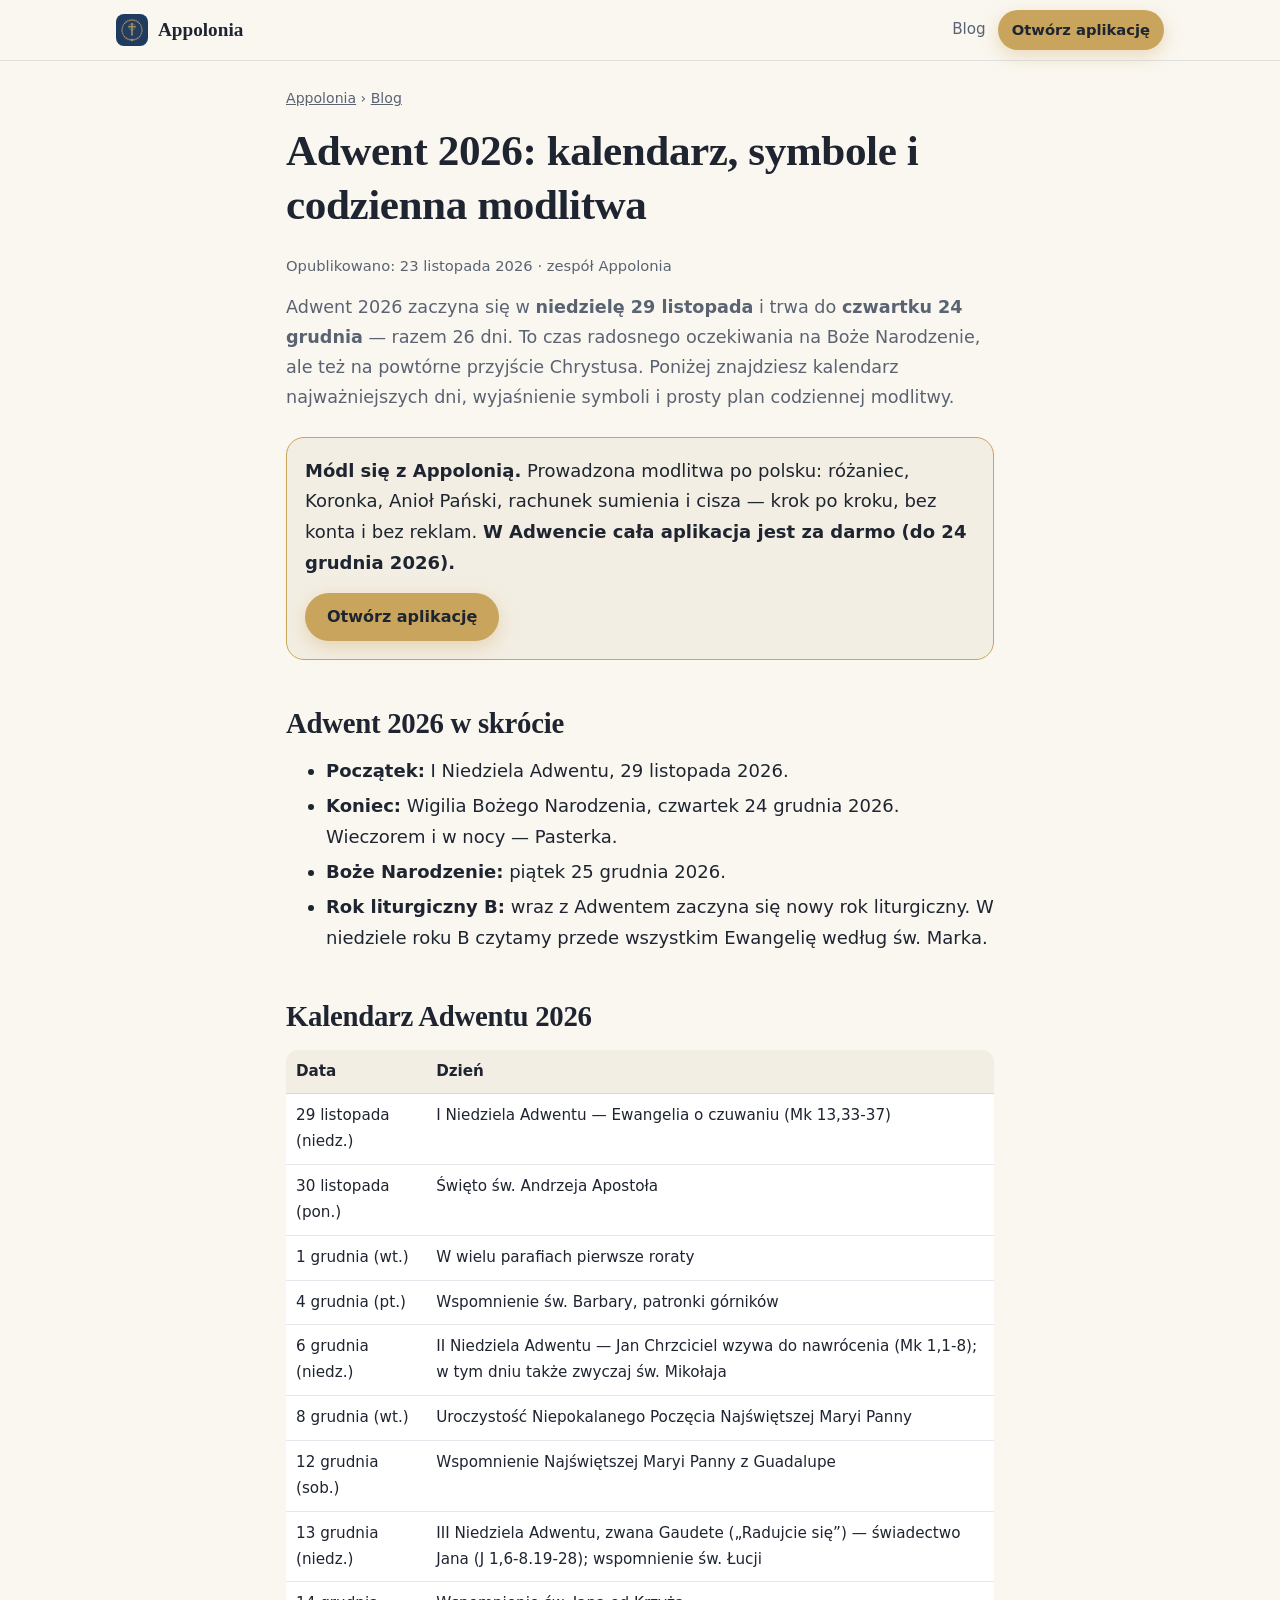
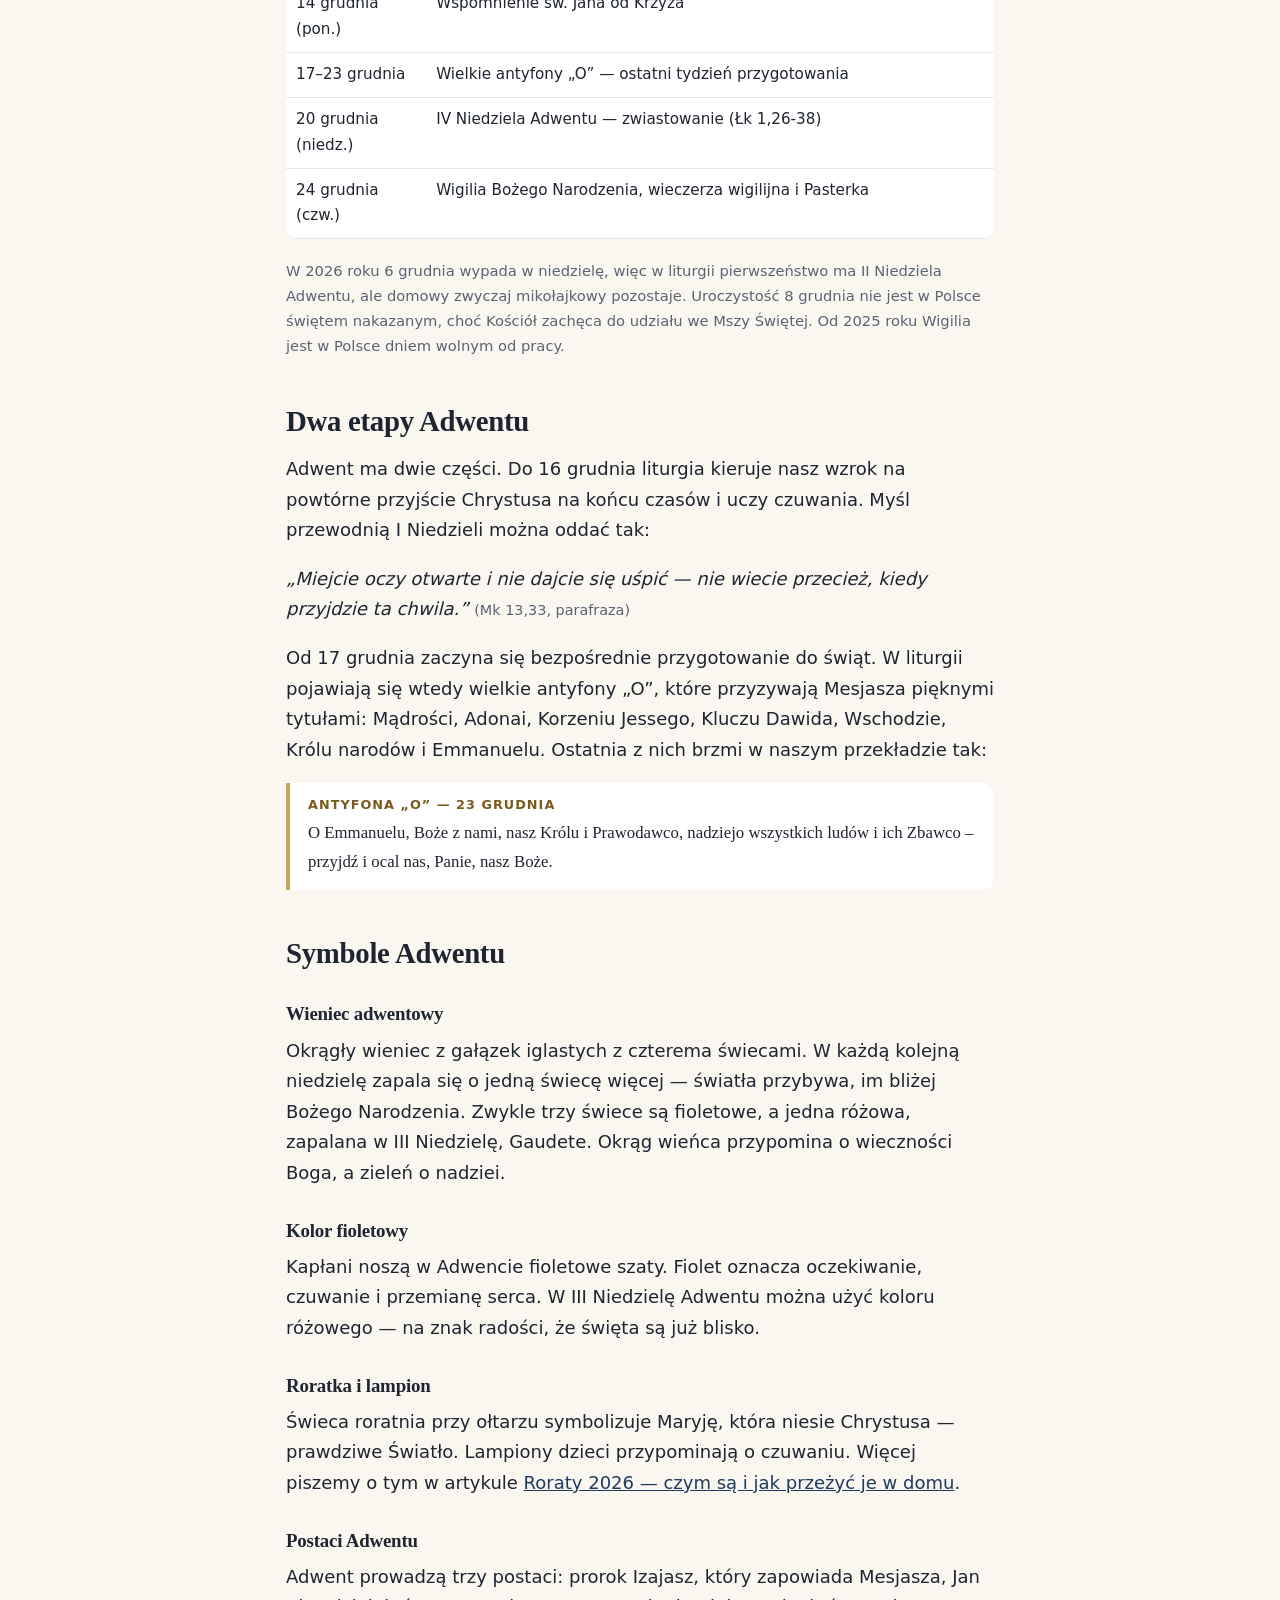
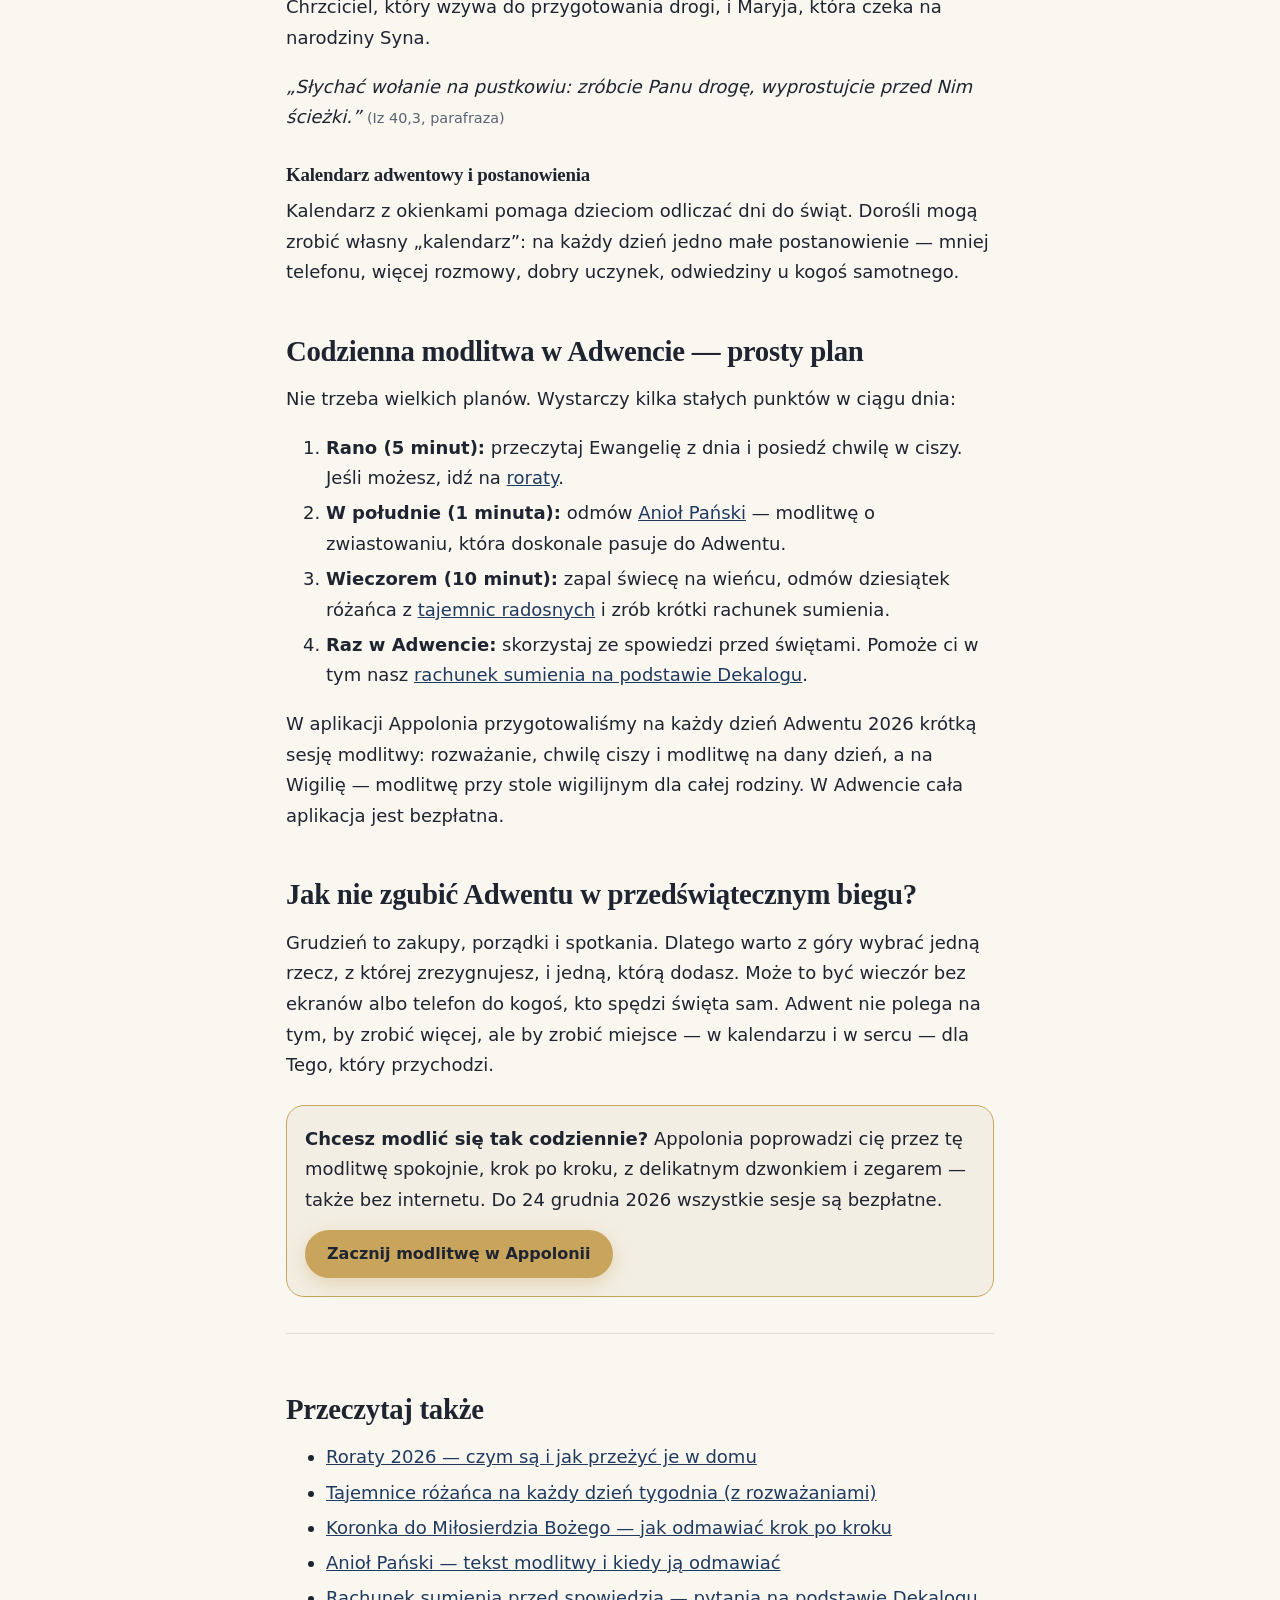
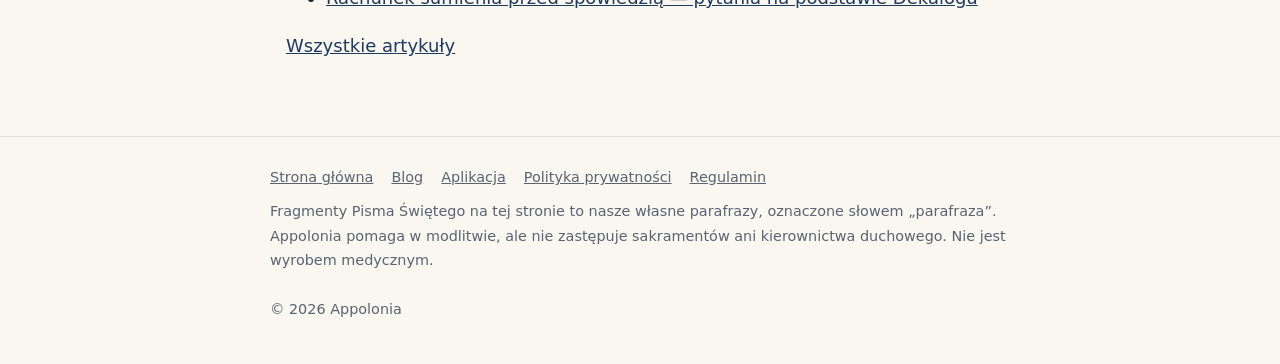
<file: site/blog/adwent-2026.html>
<!doctype html>
<html lang="pl">
<head>
<meta charset="utf-8">
<meta name="viewport" content="width=device-width, initial-scale=1, viewport-fit=cover">
<title>Adwent 2026: kalendarz, symbole i codzienna modlitwa | Appolonia</title>
<meta name="description" content="Adwent 2026 trwa od 29 listopada do 24 grudnia. Kalendarz niedziel i świąt (rok B), znaczenie symboli adwentowych i plan codziennej modlitwy.">
<!-- https://zavattaro.github.io/appolonia/site: publiczny adres katalogu site/ — podmień: python3 scripts/set_base_url.py https://twoja-domena -->
<link rel="canonical" href="https://zavattaro.github.io/appolonia/site/blog/adwent-2026.html">
<meta name="theme-color" content="#1F3A5F" media="(prefers-color-scheme: light)">
<meta name="theme-color" content="#10161F" media="(prefers-color-scheme: dark)">
<meta name="color-scheme" content="light dark">
<meta property="og:type" content="article">
<meta property="og:locale" content="pl_PL">
<meta property="og:site_name" content="Appolonia">
<meta property="og:title" content="Adwent 2026: kalendarz, symbole i codzienna modlitwa">
<meta property="og:description" content="Adwent 2026 trwa od 29 listopada do 24 grudnia. Kalendarz niedziel i świąt (rok B), znaczenie symboli adwentowych i plan codziennej modlitwy.">
<meta property="og:url" content="https://zavattaro.github.io/appolonia/site/blog/adwent-2026.html">
<meta property="og:image" content="https://zavattaro.github.io/appolonia/site/screenshots/og.png">
<meta name="twitter:card" content="summary_large_image">
<link rel="icon" type="image/png" sizes="192x192" href="../../icons/icon-192.png">
<link rel="apple-touch-icon" href="../../icons/apple-touch-icon.png">
<script type="application/ld+json">
{
 "@context": "https://schema.org",
 "@type": "Article",
 "headline": "Adwent 2026: kalendarz, symbole i codzienna modlitwa",
 "description": "Adwent 2026 trwa od 29 listopada do 24 grudnia. Kalendarz niedziel i świąt (rok B), znaczenie symboli adwentowych i plan codziennej modlitwy.",
 "inLanguage": "pl",
 "datePublished": "2026-11-23",
 "dateModified": "2026-11-23",
 "author": {
  "@type": "Organization",
  "name": "Appolonia"
 },
 "publisher": {
  "@type": "Organization",
  "name": "Appolonia",
  "logo": {
   "@type": "ImageObject",
   "url": "https://zavattaro.github.io/appolonia/site/screenshots/og.png"
  }
 },
 "image": "https://zavattaro.github.io/appolonia/site/screenshots/og.png",
 "mainEntityOfPage": {
  "@type": "WebPage",
  "@id": "https://zavattaro.github.io/appolonia/site/blog/adwent-2026.html"
 }
}
</script>
<style>
:root{--primary:#1F3A5F;--accent:#C9A45C;--accent-ink:#7A5A1E;--bg:#FAF7F0;--bg-alt:#F3EEE3;--surface:#FFFFFF;--text:#1E2430;--muted:#5A6372;--line:rgba(31,58,95,.12);--shadow:0 10px 30px rgba(20,40,64,.10);--btn-text:#1E2430;
--serif:Georgia,'Iowan Old Style','Palatino Linotype',Palatino,'Book Antiqua','Times New Roman',serif;--sans:system-ui,-apple-system,'Segoe UI',Roboto,'Helvetica Neue',Arial,sans-serif;--r:18px}
@media (prefers-color-scheme: dark){:root{--primary:#8FB0D9;--accent:#D9B977;--accent-ink:#D9B977;--bg:#10161F;--bg-alt:#141C27;--surface:#1A2330;--text:#ECE8DF;--muted:#A9B1BD;--line:rgba(236,232,223,.10);--shadow:0 10px 30px rgba(0,0,0,.35);--btn-text:#10161F}}
*,*::before,*::after{box-sizing:border-box}
html{-webkit-text-size-adjust:100%}
body{margin:0;background:var(--bg);color:var(--text);font:18px/1.7 var(--sans);overflow-x:hidden}
a{color:var(--primary)}
:focus-visible{outline:3px solid var(--accent);outline-offset:3px}
.skip{position:absolute;left:-9999px}.skip:focus{left:12px;top:12px;z-index:9;background:var(--surface);padding:8px 12px;border-radius:8px}
h1,h2,h3{font-family:var(--serif);line-height:1.25;letter-spacing:-.01em;margin:1.6em 0 .5em}
h1{font-size:clamp(1.9rem,6vw,2.7rem);margin-top:.3em}
h2{font-size:clamp(1.4rem,4.4vw,1.8rem)}
h3{font-size:1.18rem}
p,ul,ol{margin:0 0 1em}
li{margin:.25em 0}
.top{position:sticky;top:0;z-index:5;background:var(--bg);border-bottom:1px solid var(--line)}
.top .in{max-width:1080px;margin:0 auto;padding:0 16px;display:flex;align-items:center;justify-content:space-between;height:60px;gap:12px}
.brand{display:flex;align-items:center;gap:10px;text-decoration:none;color:var(--text);font:700 1.2rem var(--serif)}
.brand img{width:32px;height:32px;border-radius:8px}
.top nav{display:flex;align-items:center;gap:6px}
.top nav a.link{text-decoration:none;color:var(--muted);font-size:.95rem;padding:8px 6px}
.btn{display:inline-flex;align-items:center;justify-content:center;text-align:center;min-height:48px;padding:12px 22px;border-radius:999px;font:600 1rem/1.2 var(--sans);text-decoration:none;background:var(--accent);color:var(--btn-text);box-shadow:0 6px 18px rgba(201,164,92,.35)}
.btn-sm{min-height:40px;padding:8px 14px;font-size:.92rem}
main{max-width:740px;margin:0 auto;padding:12px 16px 56px}
.crumbs{font-size:.88rem;color:var(--muted);margin:14px 0 0}
.crumbs a{color:var(--muted)}
.meta{color:var(--muted);font-size:.92rem}
.lead{font-size:1.1rem;color:var(--muted)}
.cta{background:var(--bg-alt);border:1px solid var(--accent);border-radius:var(--r);padding:18px 18px;margin:24px 0}
.cta p{margin:0 0 .8em}
.cta strong{color:var(--text)}
.prayer{margin:1em 0 1.4em;padding:14px 18px;background:var(--surface);border-left:4px solid var(--accent);border-radius:0 12px 12px 0;font-family:var(--serif);font-size:1.05rem}
.prayer p{margin:0}
.prayer .pt{font:700 .8rem/1.3 var(--sans);letter-spacing:.08em;text-transform:uppercase;color:var(--accent-ink);margin-bottom:.4em}
.para{font-style:italic}
.para cite{font-style:normal;color:var(--muted);font-size:.9rem;white-space:nowrap}
table{width:100%;border-collapse:collapse;margin:0 0 1.2em;font-size:.95rem;background:var(--surface);border-radius:12px;overflow:hidden}
th,td{text-align:left;padding:9px 10px;border-bottom:1px solid var(--line);vertical-align:top}
th{background:var(--bg-alt);font-weight:700}
.note{font-size:.92rem;color:var(--muted)}
.cards{list-style:none;padding:0;display:grid;gap:14px}
.cards li{margin:0}
.cards a{display:block;background:var(--surface);border:1px solid var(--line);border-radius:var(--r);padding:18px;text-decoration:none;color:var(--text)}
.cards h2{font-size:1.2rem;margin:0 0 .3em;color:var(--primary)}
.cards p{margin:0;color:var(--muted);font-size:.96rem}
.more{border-top:1px solid var(--line);margin-top:36px;padding-top:12px}
footer{border-top:1px solid var(--line);padding:28px 16px calc(28px + env(safe-area-inset-bottom));font-size:.9rem;color:var(--muted)}
footer .in{max-width:740px;margin:0 auto;display:grid;gap:10px}
footer nav{display:flex;flex-wrap:wrap;gap:6px 18px}
footer a{color:var(--muted)}
</style>
</head>
<body>
<a class="skip" href="#tresc">Przejdź do treści</a>
<header class="top"><div class="in">
<a class="brand" href="../index.html"><img src="../../icons/icon-192.png" alt="" width="32" height="32">Appolonia</a>
<nav aria-label="Nawigacja"><a class="link" href="index.html">Blog</a><a class="btn btn-sm" href="../../index.html">Otwórz aplikację</a></nav>
</div></header>
<main id="tresc">
<p class="crumbs"><a href="../index.html">Appolonia</a> › <a href="index.html">Blog</a></p>
<article>
<h1>Adwent 2026: kalendarz, symbole i codzienna modlitwa</h1>
<p class="meta">Opublikowano: <time datetime="2026-11-23">23 listopada 2026</time> · zespół Appolonia</p>

<p class="lead">Adwent 2026 zaczyna się w <strong>niedzielę 29 listopada</strong> i trwa do <strong>czwartku 24 grudnia</strong> — razem 26 dni. To czas radosnego oczekiwania na Boże Narodzenie, ale też na powtórne przyjście Chrystusa. Poniżej znajdziesz kalendarz najważniejszych dni, wyjaśnienie symboli i prosty plan codziennej modlitwy.</p>
<aside class="cta" aria-label="Aplikacja Appolonia">
<p><strong>Módl się z Appolonią.</strong> Prowadzona modlitwa po polsku: różaniec, Koronka, Anioł Pański, rachunek sumienia i cisza — krok po kroku, bez konta i bez reklam. <strong>W Adwencie cała aplikacja jest za darmo (do 24 grudnia 2026).</strong></p>
<a class="btn" href="../../index.html">Otwórz aplikację</a>
</aside>

<h2>Adwent 2026 w skrócie</h2>
<ul>
<li><strong>Początek:</strong> I Niedziela Adwentu, 29 listopada 2026.</li>
<li><strong>Koniec:</strong> Wigilia Bożego Narodzenia, czwartek 24 grudnia 2026. Wieczorem i w nocy — Pasterka.</li>
<li><strong>Boże Narodzenie:</strong> piątek 25 grudnia 2026.</li>
<li><strong>Rok liturgiczny B:</strong> wraz z Adwentem zaczyna się nowy rok liturgiczny. W niedziele roku B czytamy przede wszystkim Ewangelię według św. Marka.</li>
</ul>

<h2>Kalendarz Adwentu 2026</h2>
<table>
<thead><tr><th>Data</th><th>Dzień</th></tr></thead>
<tbody>
<tr><td>29 listopada (niedz.)</td><td>I Niedziela Adwentu — Ewangelia o czuwaniu (Mk 13,33-37)</td></tr>
<tr><td>30 listopada (pon.)</td><td>Święto św. Andrzeja Apostoła</td></tr>
<tr><td>1 grudnia (wt.)</td><td>W wielu parafiach pierwsze roraty</td></tr>
<tr><td>4 grudnia (pt.)</td><td>Wspomnienie św. Barbary, patronki górników</td></tr>
<tr><td>6 grudnia (niedz.)</td><td>II Niedziela Adwentu — Jan Chrzciciel wzywa do nawrócenia (Mk 1,1-8); w tym dniu także zwyczaj św. Mikołaja</td></tr>
<tr><td>8 grudnia (wt.)</td><td>Uroczystość Niepokalanego Poczęcia Najświętszej Maryi Panny</td></tr>
<tr><td>12 grudnia (sob.)</td><td>Wspomnienie Najświętszej Maryi Panny z Guadalupe</td></tr>
<tr><td>13 grudnia (niedz.)</td><td>III Niedziela Adwentu, zwana Gaudete („Radujcie się”) — świadectwo Jana (J 1,6-8.19-28); wspomnienie św. Łucji</td></tr>
<tr><td>14 grudnia (pon.)</td><td>Wspomnienie św. Jana od Krzyża</td></tr>
<tr><td>17–23 grudnia</td><td>Wielkie antyfony „O” — ostatni tydzień przygotowania</td></tr>
<tr><td>20 grudnia (niedz.)</td><td>IV Niedziela Adwentu — zwiastowanie (Łk 1,26-38)</td></tr>
<tr><td>24 grudnia (czw.)</td><td>Wigilia Bożego Narodzenia, wieczerza wigilijna i Pasterka</td></tr>
</tbody>
</table>
<p class="note">W 2026 roku 6 grudnia wypada w niedzielę, więc w liturgii pierwszeństwo ma II Niedziela Adwentu, ale domowy zwyczaj mikołajkowy pozostaje. Uroczystość 8 grudnia nie jest w Polsce świętem nakazanym, choć Kościół zachęca do udziału we Mszy Świętej. Od 2025 roku Wigilia jest w Polsce dniem wolnym od pracy.</p>

<h2>Dwa etapy Adwentu</h2>
<p>Adwent ma dwie części. Do 16 grudnia liturgia kieruje nasz wzrok na powtórne przyjście Chrystusa na końcu czasów i uczy czuwania. Myśl przewodnią I Niedzieli można oddać tak:</p>
<p class="para">„Miejcie oczy otwarte i nie dajcie się uśpić — nie wiecie przecież, kiedy przyjdzie ta chwila.” <cite>(Mk 13,33, parafraza)</cite></p>
<p>Od 17 grudnia zaczyna się bezpośrednie przygotowanie do świąt. W liturgii pojawiają się wtedy wielkie antyfony „O”, które przyzywają Mesjasza pięknymi tytułami: Mądrości, Adonai, Korzeniu Jessego, Kluczu Dawida, Wschodzie, Królu narodów i Emmanuelu. Ostatnia z nich brzmi w naszym przekładzie tak:</p>
<blockquote class="prayer"><p class="pt">Antyfona „O” — 23 grudnia</p><p>O Emmanuelu, Boże z nami, nasz Królu i Prawodawco, nadziejo wszystkich ludów i ich Zbawco – przyjdź i ocal nas, Panie, nasz Boże.</p></blockquote>

<h2>Symbole Adwentu</h2>
<h3>Wieniec adwentowy</h3>
<p>Okrągły wieniec z gałązek iglastych z czterema świecami. W każdą kolejną niedzielę zapala się o jedną świecę więcej — światła przybywa, im bliżej Bożego Narodzenia. Zwykle trzy świece są fioletowe, a jedna różowa, zapalana w III Niedzielę, Gaudete. Okrąg wieńca przypomina o wieczności Boga, a zieleń o nadziei.</p>
<h3>Kolor fioletowy</h3>
<p>Kapłani noszą w Adwencie fioletowe szaty. Fiolet oznacza oczekiwanie, czuwanie i przemianę serca. W III Niedzielę Adwentu można użyć koloru różowego — na znak radości, że święta są już blisko.</p>
<h3>Roratka i lampion</h3>
<p>Świeca roratnia przy ołtarzu symbolizuje Maryję, która niesie Chrystusa — prawdziwe Światło. Lampiony dzieci przypominają o czuwaniu. Więcej piszemy o tym w artykule <a href="roraty-2026.html">Roraty 2026 — czym są i jak przeżyć je w domu</a>.</p>
<h3>Postaci Adwentu</h3>
<p>Adwent prowadzą trzy postaci: prorok Izajasz, który zapowiada Mesjasza, Jan Chrzciciel, który wzywa do przygotowania drogi, i Maryja, która czeka na narodziny Syna.</p>
<p class="para">„Słychać wołanie na pustkowiu: zróbcie Panu drogę, wyprostujcie przed Nim ścieżki.” <cite>(Iz 40,3, parafraza)</cite></p>
<h3>Kalendarz adwentowy i postanowienia</h3>
<p>Kalendarz z okienkami pomaga dzieciom odliczać dni do świąt. Dorośli mogą zrobić własny „kalendarz”: na każdy dzień jedno małe postanowienie — mniej telefonu, więcej rozmowy, dobry uczynek, odwiedziny u kogoś samotnego.</p>

<h2>Codzienna modlitwa w Adwencie — prosty plan</h2>
<p>Nie trzeba wielkich planów. Wystarczy kilka stałych punktów w ciągu dnia:</p>
<ol>
<li><strong>Rano (5 minut):</strong> przeczytaj Ewangelię z dnia i posiedź chwilę w ciszy. Jeśli możesz, idź na <a href="roraty-2026.html">roraty</a>.</li>
<li><strong>W południe (1 minuta):</strong> odmów <a href="aniol-panski.html">Anioł Pański</a> — modlitwę o zwiastowaniu, która doskonale pasuje do Adwentu.</li>
<li><strong>Wieczorem (10 minut):</strong> zapal świecę na wieńcu, odmów dziesiątek różańca z <a href="tajemnice-rozanca.html">tajemnic radosnych</a> i zrób krótki rachunek sumienia.</li>
<li><strong>Raz w Adwencie:</strong> skorzystaj ze spowiedzi przed świętami. Pomoże ci w tym nasz <a href="rachunek-sumienia.html">rachunek sumienia na podstawie Dekalogu</a>.</li>
</ol>
<p>W aplikacji Appolonia przygotowaliśmy na każdy dzień Adwentu 2026 krótką sesję modlitwy: rozważanie, chwilę ciszy i modlitwę na dany dzień, a na Wigilię — modlitwę przy stole wigilijnym dla całej rodziny. W Adwencie cała aplikacja jest bezpłatna.</p>

<h2>Jak nie zgubić Adwentu w przedświątecznym biegu?</h2>
<p>Grudzień to zakupy, porządki i spotkania. Dlatego warto z góry wybrać jedną rzecz, z której zrezygnujesz, i jedną, którą dodasz. Może to być wieczór bez ekranów albo telefon do kogoś, kto spędzi święta sam. Adwent nie polega na tym, by zrobić więcej, ale by zrobić miejsce — w kalendarzu i w sercu — dla Tego, który przychodzi.</p>
<aside class="cta" aria-label="Aplikacja Appolonia">
<p><strong>Chcesz modlić się tak codziennie?</strong> Appolonia poprowadzi cię przez tę modlitwę spokojnie, krok po kroku, z delikatnym dzwonkiem i zegarem — także bez internetu. Do 24 grudnia 2026 wszystkie sesje są bezpłatne.</p>
<a class="btn" href="../../index.html">Zacznij modlitwę w Appolonii</a>
</aside>

</article>
<nav class="more" aria-label="Inne artykuły"><h2>Przeczytaj także</h2><ul><li><a href="roraty-2026.html">Roraty 2026 — czym są i jak przeżyć je w domu</a></li><li><a href="tajemnice-rozanca.html">Tajemnice różańca na każdy dzień tygodnia (z rozważaniami)</a></li><li><a href="koronka-do-milosierdzia-bozego.html">Koronka do Miłosierdzia Bożego — jak odmawiać krok po kroku</a></li><li><a href="aniol-panski.html">Anioł Pański — tekst modlitwy i kiedy ją odmawiać</a></li><li><a href="rachunek-sumienia.html">Rachunek sumienia przed spowiedzią — pytania na podstawie Dekalogu</a></li></ul><p><a href="index.html">Wszystkie artykuły</a></p></nav>
</main>
<footer><div class="in">
<nav aria-label="Stopka"><a href="../index.html">Strona główna</a><a href="index.html">Blog</a><a href="../../index.html">Aplikacja</a><a href="../../legal/privacy.html">Polityka prywatności</a><a href="../../legal/terms.html">Regulamin</a></nav>
<p>Fragmenty Pisma Świętego na tej stronie to nasze własne parafrazy, oznaczone słowem „parafraza”. Appolonia pomaga w modlitwie, ale nie zastępuje sakramentów ani kierownictwa duchowego. Nie jest wyrobem medycznym.</p>
<p>© 2026 Appolonia</p>
</div></footer>
</body>
</html>
</file>
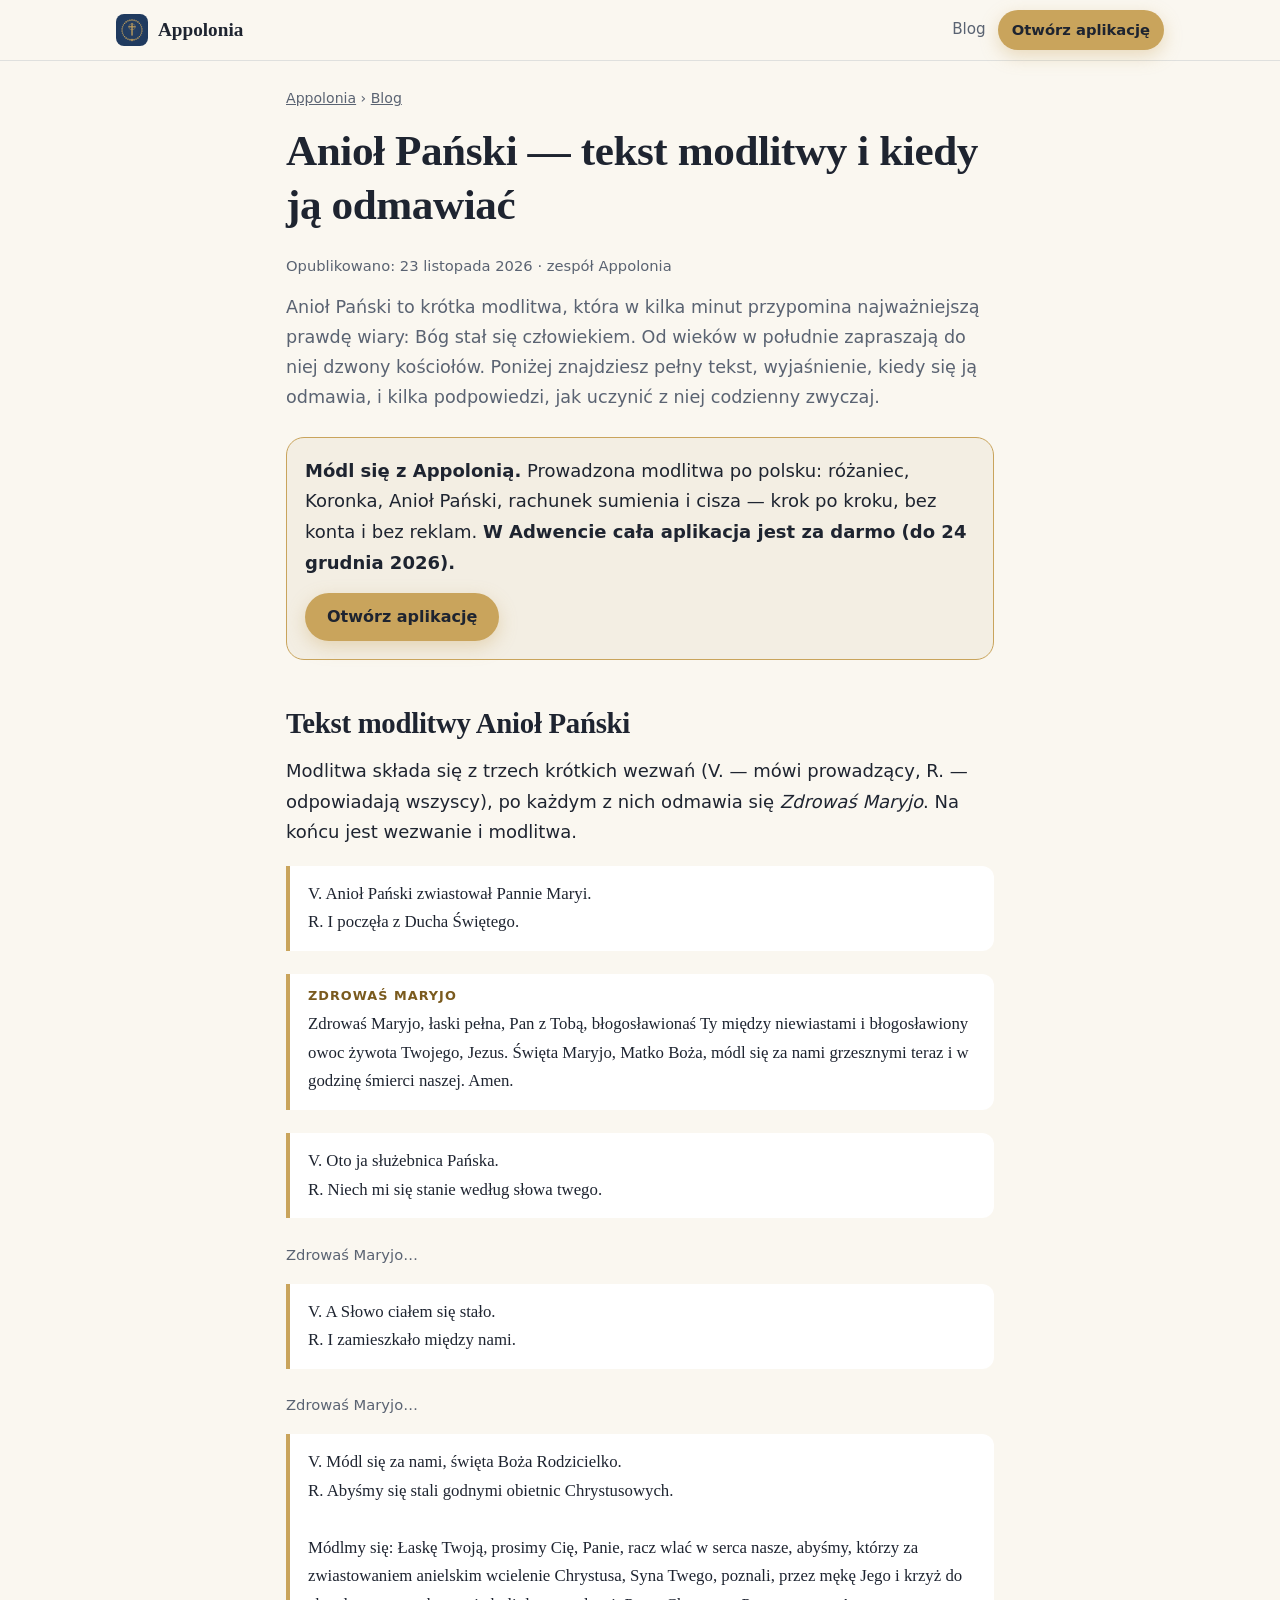
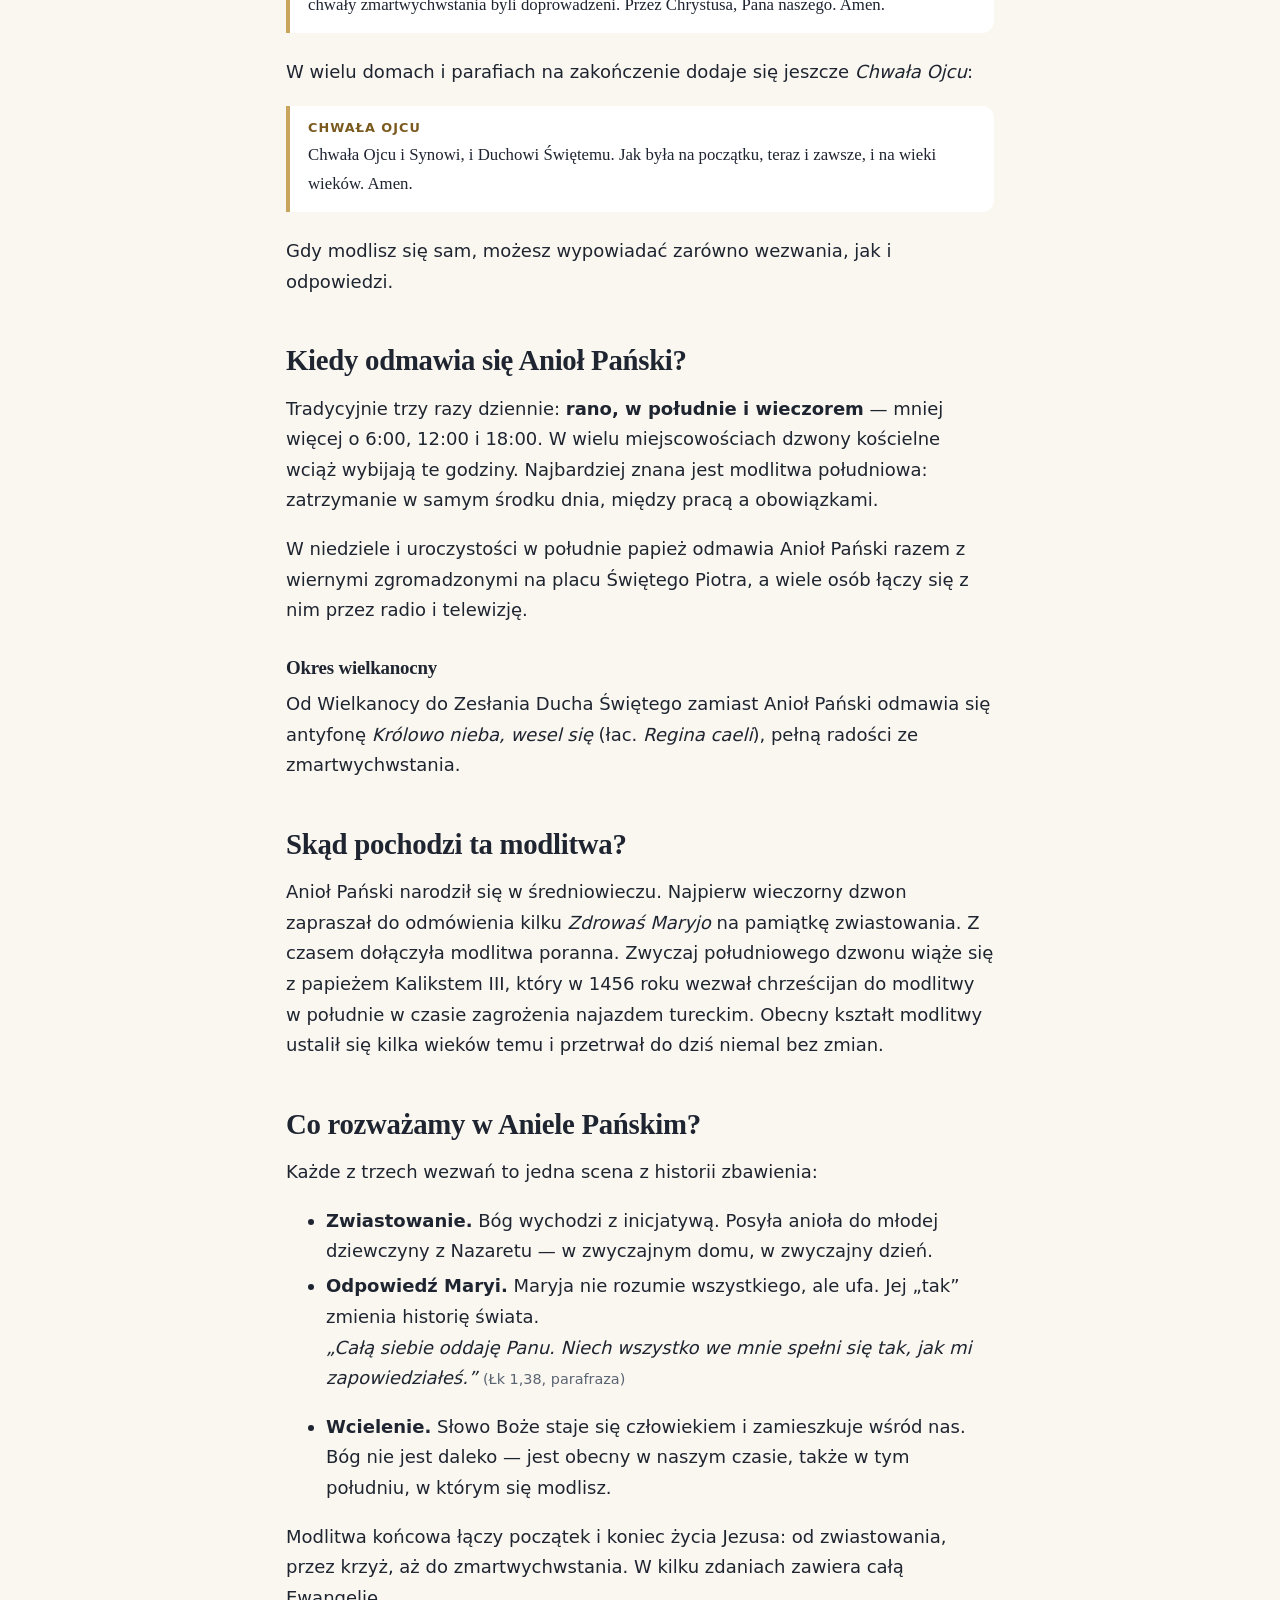
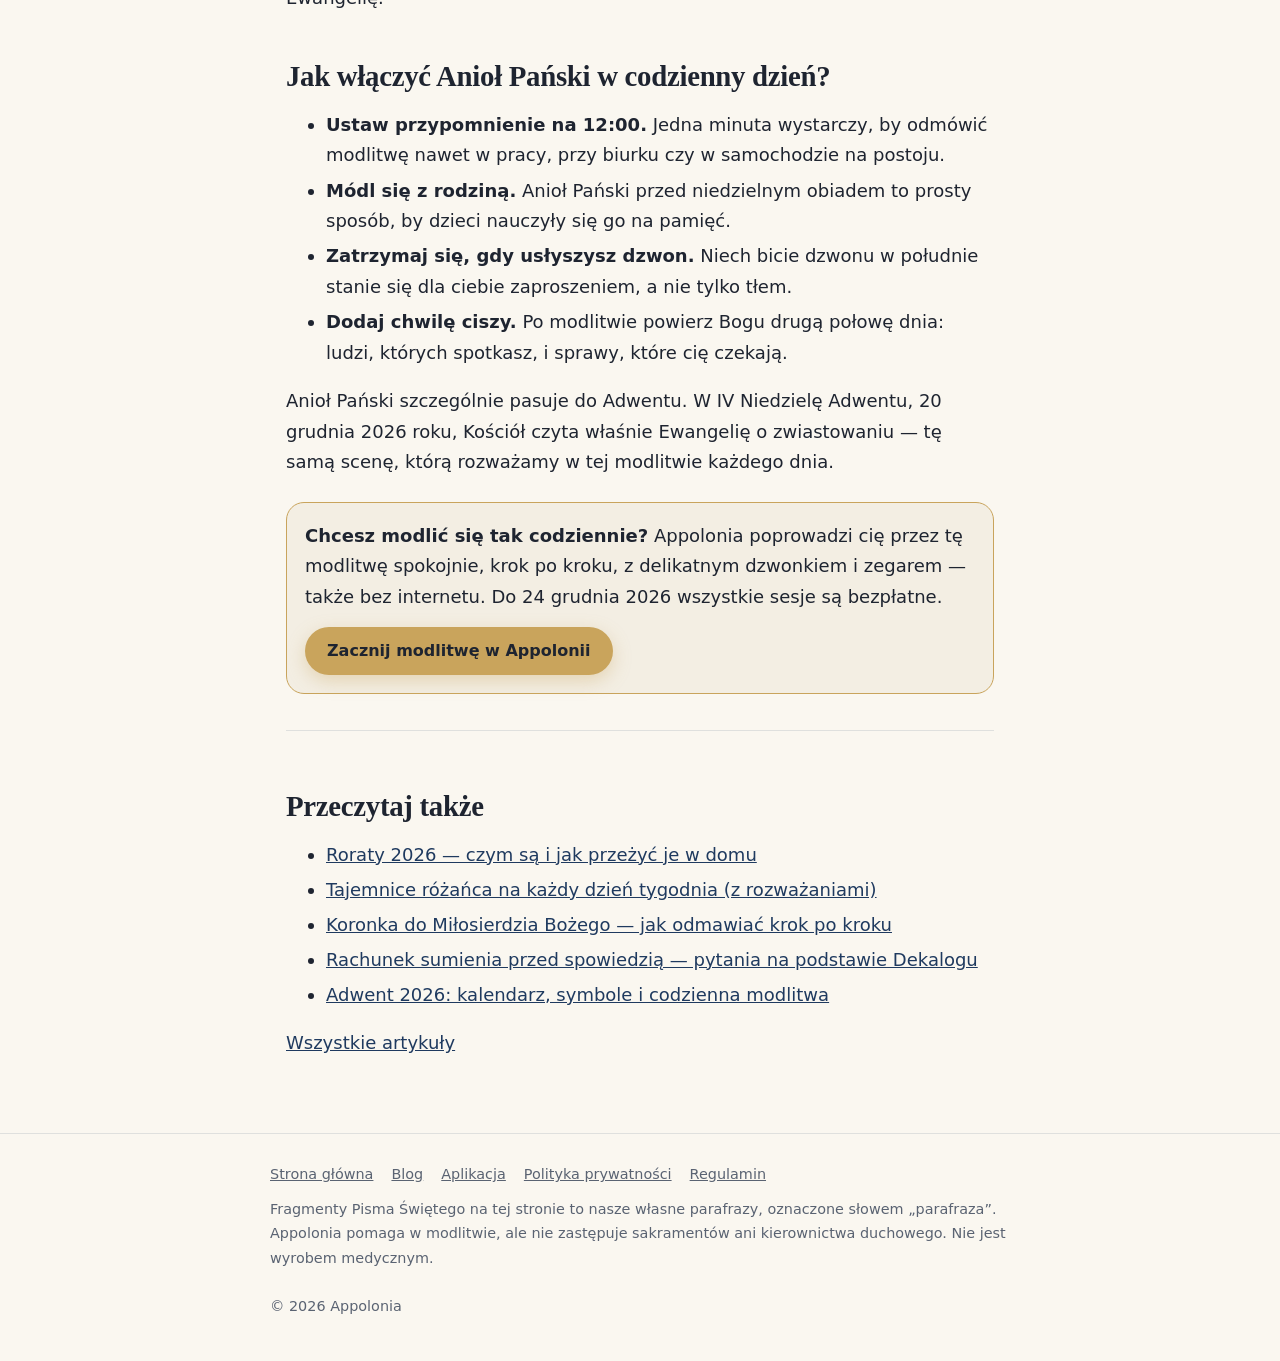
<file: site/blog/aniol-panski.html>
<!doctype html>
<html lang="pl">
<head>
<meta charset="utf-8">
<meta name="viewport" content="width=device-width, initial-scale=1, viewport-fit=cover">
<title>Anioł Pański — tekst modlitwy i kiedy ją odmawiać | Appolonia</title>
<meta name="description" content="Pełny tekst modlitwy Anioł Pański. O której godzinie się ją odmawia, co ją zastępuje w okresie wielkanocnym i jak włączyć ją w codzienny dzień.">
<!-- https://zavattaro.github.io/appolonia/site: publiczny adres katalogu site/ — podmień: python3 scripts/set_base_url.py https://twoja-domena -->
<link rel="canonical" href="https://zavattaro.github.io/appolonia/site/blog/aniol-panski.html">
<meta name="theme-color" content="#1F3A5F" media="(prefers-color-scheme: light)">
<meta name="theme-color" content="#10161F" media="(prefers-color-scheme: dark)">
<meta name="color-scheme" content="light dark">
<meta property="og:type" content="article">
<meta property="og:locale" content="pl_PL">
<meta property="og:site_name" content="Appolonia">
<meta property="og:title" content="Anioł Pański — tekst modlitwy i kiedy ją odmawiać">
<meta property="og:description" content="Pełny tekst modlitwy Anioł Pański. O której godzinie się ją odmawia, co ją zastępuje w okresie wielkanocnym i jak włączyć ją w codzienny dzień.">
<meta property="og:url" content="https://zavattaro.github.io/appolonia/site/blog/aniol-panski.html">
<meta property="og:image" content="https://zavattaro.github.io/appolonia/site/screenshots/og.png">
<meta name="twitter:card" content="summary_large_image">
<link rel="icon" type="image/png" sizes="192x192" href="../../icons/icon-192.png">
<link rel="apple-touch-icon" href="../../icons/apple-touch-icon.png">
<script type="application/ld+json">
{
 "@context": "https://schema.org",
 "@type": "Article",
 "headline": "Anioł Pański — tekst modlitwy i kiedy ją odmawiać",
 "description": "Pełny tekst modlitwy Anioł Pański. O której godzinie się ją odmawia, co ją zastępuje w okresie wielkanocnym i jak włączyć ją w codzienny dzień.",
 "inLanguage": "pl",
 "datePublished": "2026-11-23",
 "dateModified": "2026-11-23",
 "author": {
  "@type": "Organization",
  "name": "Appolonia"
 },
 "publisher": {
  "@type": "Organization",
  "name": "Appolonia",
  "logo": {
   "@type": "ImageObject",
   "url": "https://zavattaro.github.io/appolonia/site/screenshots/og.png"
  }
 },
 "image": "https://zavattaro.github.io/appolonia/site/screenshots/og.png",
 "mainEntityOfPage": {
  "@type": "WebPage",
  "@id": "https://zavattaro.github.io/appolonia/site/blog/aniol-panski.html"
 }
}
</script>
<style>
:root{--primary:#1F3A5F;--accent:#C9A45C;--accent-ink:#7A5A1E;--bg:#FAF7F0;--bg-alt:#F3EEE3;--surface:#FFFFFF;--text:#1E2430;--muted:#5A6372;--line:rgba(31,58,95,.12);--shadow:0 10px 30px rgba(20,40,64,.10);--btn-text:#1E2430;
--serif:Georgia,'Iowan Old Style','Palatino Linotype',Palatino,'Book Antiqua','Times New Roman',serif;--sans:system-ui,-apple-system,'Segoe UI',Roboto,'Helvetica Neue',Arial,sans-serif;--r:18px}
@media (prefers-color-scheme: dark){:root{--primary:#8FB0D9;--accent:#D9B977;--accent-ink:#D9B977;--bg:#10161F;--bg-alt:#141C27;--surface:#1A2330;--text:#ECE8DF;--muted:#A9B1BD;--line:rgba(236,232,223,.10);--shadow:0 10px 30px rgba(0,0,0,.35);--btn-text:#10161F}}
*,*::before,*::after{box-sizing:border-box}
html{-webkit-text-size-adjust:100%}
body{margin:0;background:var(--bg);color:var(--text);font:18px/1.7 var(--sans);overflow-x:hidden}
a{color:var(--primary)}
:focus-visible{outline:3px solid var(--accent);outline-offset:3px}
.skip{position:absolute;left:-9999px}.skip:focus{left:12px;top:12px;z-index:9;background:var(--surface);padding:8px 12px;border-radius:8px}
h1,h2,h3{font-family:var(--serif);line-height:1.25;letter-spacing:-.01em;margin:1.6em 0 .5em}
h1{font-size:clamp(1.9rem,6vw,2.7rem);margin-top:.3em}
h2{font-size:clamp(1.4rem,4.4vw,1.8rem)}
h3{font-size:1.18rem}
p,ul,ol{margin:0 0 1em}
li{margin:.25em 0}
.top{position:sticky;top:0;z-index:5;background:var(--bg);border-bottom:1px solid var(--line)}
.top .in{max-width:1080px;margin:0 auto;padding:0 16px;display:flex;align-items:center;justify-content:space-between;height:60px;gap:12px}
.brand{display:flex;align-items:center;gap:10px;text-decoration:none;color:var(--text);font:700 1.2rem var(--serif)}
.brand img{width:32px;height:32px;border-radius:8px}
.top nav{display:flex;align-items:center;gap:6px}
.top nav a.link{text-decoration:none;color:var(--muted);font-size:.95rem;padding:8px 6px}
.btn{display:inline-flex;align-items:center;justify-content:center;text-align:center;min-height:48px;padding:12px 22px;border-radius:999px;font:600 1rem/1.2 var(--sans);text-decoration:none;background:var(--accent);color:var(--btn-text);box-shadow:0 6px 18px rgba(201,164,92,.35)}
.btn-sm{min-height:40px;padding:8px 14px;font-size:.92rem}
main{max-width:740px;margin:0 auto;padding:12px 16px 56px}
.crumbs{font-size:.88rem;color:var(--muted);margin:14px 0 0}
.crumbs a{color:var(--muted)}
.meta{color:var(--muted);font-size:.92rem}
.lead{font-size:1.1rem;color:var(--muted)}
.cta{background:var(--bg-alt);border:1px solid var(--accent);border-radius:var(--r);padding:18px 18px;margin:24px 0}
.cta p{margin:0 0 .8em}
.cta strong{color:var(--text)}
.prayer{margin:1em 0 1.4em;padding:14px 18px;background:var(--surface);border-left:4px solid var(--accent);border-radius:0 12px 12px 0;font-family:var(--serif);font-size:1.05rem}
.prayer p{margin:0}
.prayer .pt{font:700 .8rem/1.3 var(--sans);letter-spacing:.08em;text-transform:uppercase;color:var(--accent-ink);margin-bottom:.4em}
.para{font-style:italic}
.para cite{font-style:normal;color:var(--muted);font-size:.9rem;white-space:nowrap}
table{width:100%;border-collapse:collapse;margin:0 0 1.2em;font-size:.95rem;background:var(--surface);border-radius:12px;overflow:hidden}
th,td{text-align:left;padding:9px 10px;border-bottom:1px solid var(--line);vertical-align:top}
th{background:var(--bg-alt);font-weight:700}
.note{font-size:.92rem;color:var(--muted)}
.cards{list-style:none;padding:0;display:grid;gap:14px}
.cards li{margin:0}
.cards a{display:block;background:var(--surface);border:1px solid var(--line);border-radius:var(--r);padding:18px;text-decoration:none;color:var(--text)}
.cards h2{font-size:1.2rem;margin:0 0 .3em;color:var(--primary)}
.cards p{margin:0;color:var(--muted);font-size:.96rem}
.more{border-top:1px solid var(--line);margin-top:36px;padding-top:12px}
footer{border-top:1px solid var(--line);padding:28px 16px calc(28px + env(safe-area-inset-bottom));font-size:.9rem;color:var(--muted)}
footer .in{max-width:740px;margin:0 auto;display:grid;gap:10px}
footer nav{display:flex;flex-wrap:wrap;gap:6px 18px}
footer a{color:var(--muted)}
</style>
</head>
<body>
<a class="skip" href="#tresc">Przejdź do treści</a>
<header class="top"><div class="in">
<a class="brand" href="../index.html"><img src="../../icons/icon-192.png" alt="" width="32" height="32">Appolonia</a>
<nav aria-label="Nawigacja"><a class="link" href="index.html">Blog</a><a class="btn btn-sm" href="../../index.html">Otwórz aplikację</a></nav>
</div></header>
<main id="tresc">
<p class="crumbs"><a href="../index.html">Appolonia</a> › <a href="index.html">Blog</a></p>
<article>
<h1>Anioł Pański — tekst modlitwy i kiedy ją odmawiać</h1>
<p class="meta">Opublikowano: <time datetime="2026-11-23">23 listopada 2026</time> · zespół Appolonia</p>

<p class="lead">Anioł Pański to krótka modlitwa, która w kilka minut przypomina najważniejszą prawdę wiary: Bóg stał się człowiekiem. Od wieków w południe zapraszają do niej dzwony kościołów. Poniżej znajdziesz pełny tekst, wyjaśnienie, kiedy się ją odmawia, i kilka podpowiedzi, jak uczynić z niej codzienny zwyczaj.</p>
<aside class="cta" aria-label="Aplikacja Appolonia">
<p><strong>Módl się z Appolonią.</strong> Prowadzona modlitwa po polsku: różaniec, Koronka, Anioł Pański, rachunek sumienia i cisza — krok po kroku, bez konta i bez reklam. <strong>W Adwencie cała aplikacja jest za darmo (do 24 grudnia 2026).</strong></p>
<a class="btn" href="../../index.html">Otwórz aplikację</a>
</aside>

<h2>Tekst modlitwy Anioł Pański</h2>
<p>Modlitwa składa się z trzech krótkich wezwań (V. — mówi prowadzący, R. — odpowiadają wszyscy), po każdym z nich odmawia się <em>Zdrowaś Maryjo</em>. Na końcu jest wezwanie i modlitwa.</p>
<blockquote class="prayer"><p>V. Anioł Pański zwiastował Pannie Maryi.<br>R. I poczęła z Ducha Świętego.</p></blockquote>
<blockquote class="prayer"><p class="pt">Zdrowaś Maryjo</p><p>Zdrowaś Maryjo, łaski pełna, Pan z Tobą, błogosławionaś Ty między niewiastami i błogosławiony owoc żywota Twojego, Jezus. Święta Maryjo, Matko Boża, módl się za nami grzesznymi teraz i w godzinę śmierci naszej. Amen.</p></blockquote>
<blockquote class="prayer"><p>V. Oto ja służebnica Pańska.<br>R. Niech mi się stanie według słowa twego.</p></blockquote>
<p class="note">Zdrowaś Maryjo…</p>
<blockquote class="prayer"><p>V. A Słowo ciałem się stało.<br>R. I zamieszkało między nami.</p></blockquote>
<p class="note">Zdrowaś Maryjo…</p>
<blockquote class="prayer"><p>V. Módl się za nami, święta Boża Rodzicielko.<br>R. Abyśmy się stali godnymi obietnic Chrystusowych.<br><br>Módlmy się: Łaskę Twoją, prosimy Cię, Panie, racz wlać w serca nasze, abyśmy, którzy za zwiastowaniem anielskim wcielenie Chrystusa, Syna Twego, poznali, przez mękę Jego i krzyż do chwały zmartwychwstania byli doprowadzeni. Przez Chrystusa, Pana naszego. Amen.</p></blockquote>
<p>W wielu domach i parafiach na zakończenie dodaje się jeszcze <em>Chwała Ojcu</em>:</p>
<blockquote class="prayer"><p class="pt">Chwała Ojcu</p><p>Chwała Ojcu i Synowi, i Duchowi Świętemu. Jak była na początku, teraz i zawsze, i na wieki wieków. Amen.</p></blockquote>
<p>Gdy modlisz się sam, możesz wypowiadać zarówno wezwania, jak i odpowiedzi.</p>

<h2>Kiedy odmawia się Anioł Pański?</h2>
<p>Tradycyjnie trzy razy dziennie: <strong>rano, w południe i wieczorem</strong> — mniej więcej o 6:00, 12:00 i 18:00. W wielu miejscowościach dzwony kościelne wciąż wybijają te godziny. Najbardziej znana jest modlitwa południowa: zatrzymanie w samym środku dnia, między pracą a obowiązkami.</p>
<p>W niedziele i uroczystości w południe papież odmawia Anioł Pański razem z wiernymi zgromadzonymi na placu Świętego Piotra, a wiele osób łączy się z nim przez radio i telewizję.</p>
<h3>Okres wielkanocny</h3>
<p>Od Wielkanocy do Zesłania Ducha Świętego zamiast Anioł Pański odmawia się antyfonę <em>Królowo nieba, wesel się</em> (łac. <em>Regina caeli</em>), pełną radości ze zmartwychwstania.</p>

<h2>Skąd pochodzi ta modlitwa?</h2>
<p>Anioł Pański narodził się w średniowieczu. Najpierw wieczorny dzwon zapraszał do odmówienia kilku <em>Zdrowaś Maryjo</em> na pamiątkę zwiastowania. Z czasem dołączyła modlitwa poranna. Zwyczaj południowego dzwonu wiąże się z papieżem Kalikstem III, który w 1456 roku wezwał chrześcijan do modlitwy w południe w czasie zagrożenia najazdem tureckim. Obecny kształt modlitwy ustalił się kilka wieków temu i przetrwał do dziś niemal bez zmian.</p>

<h2>Co rozważamy w Aniele Pańskim?</h2>
<p>Każde z trzech wezwań to jedna scena z historii zbawienia:</p>
<ul>
<li><strong>Zwiastowanie.</strong> Bóg wychodzi z inicjatywą. Posyła anioła do młodej dziewczyny z Nazaretu — w zwyczajnym domu, w zwyczajny dzień.</li>
<li><strong>Odpowiedź Maryi.</strong> Maryja nie rozumie wszystkiego, ale ufa. Jej „tak” zmienia historię świata.
<p class="para">„Całą siebie oddaję Panu. Niech wszystko we mnie spełni się tak, jak mi zapowiedziałeś.” <cite>(Łk 1,38, parafraza)</cite></p></li>
<li><strong>Wcielenie.</strong> Słowo Boże staje się człowiekiem i zamieszkuje wśród nas. Bóg nie jest daleko — jest obecny w naszym czasie, także w tym południu, w którym się modlisz.</li>
</ul>
<p>Modlitwa końcowa łączy początek i koniec życia Jezusa: od zwiastowania, przez krzyż, aż do zmartwychwstania. W kilku zdaniach zawiera całą Ewangelię.</p>

<h2>Jak włączyć Anioł Pański w codzienny dzień?</h2>
<ul>
<li><strong>Ustaw przypomnienie na 12:00.</strong> Jedna minuta wystarczy, by odmówić modlitwę nawet w pracy, przy biurku czy w samochodzie na postoju.</li>
<li><strong>Módl się z rodziną.</strong> Anioł Pański przed niedzielnym obiadem to prosty sposób, by dzieci nauczyły się go na pamięć.</li>
<li><strong>Zatrzymaj się, gdy usłyszysz dzwon.</strong> Niech bicie dzwonu w południe stanie się dla ciebie zaproszeniem, a nie tylko tłem.</li>
<li><strong>Dodaj chwilę ciszy.</strong> Po modlitwie powierz Bogu drugą połowę dnia: ludzi, których spotkasz, i sprawy, które cię czekają.</li>
</ul>
<p>Anioł Pański szczególnie pasuje do Adwentu. W IV Niedzielę Adwentu, 20 grudnia 2026 roku, Kościół czyta właśnie Ewangelię o zwiastowaniu — tę samą scenę, którą rozważamy w tej modlitwie każdego dnia.</p>
<aside class="cta" aria-label="Aplikacja Appolonia">
<p><strong>Chcesz modlić się tak codziennie?</strong> Appolonia poprowadzi cię przez tę modlitwę spokojnie, krok po kroku, z delikatnym dzwonkiem i zegarem — także bez internetu. Do 24 grudnia 2026 wszystkie sesje są bezpłatne.</p>
<a class="btn" href="../../index.html">Zacznij modlitwę w Appolonii</a>
</aside>

</article>
<nav class="more" aria-label="Inne artykuły"><h2>Przeczytaj także</h2><ul><li><a href="roraty-2026.html">Roraty 2026 — czym są i jak przeżyć je w domu</a></li><li><a href="tajemnice-rozanca.html">Tajemnice różańca na każdy dzień tygodnia (z rozważaniami)</a></li><li><a href="koronka-do-milosierdzia-bozego.html">Koronka do Miłosierdzia Bożego — jak odmawiać krok po kroku</a></li><li><a href="rachunek-sumienia.html">Rachunek sumienia przed spowiedzią — pytania na podstawie Dekalogu</a></li><li><a href="adwent-2026.html">Adwent 2026: kalendarz, symbole i codzienna modlitwa</a></li></ul><p><a href="index.html">Wszystkie artykuły</a></p></nav>
</main>
<footer><div class="in">
<nav aria-label="Stopka"><a href="../index.html">Strona główna</a><a href="index.html">Blog</a><a href="../../index.html">Aplikacja</a><a href="../../legal/privacy.html">Polityka prywatności</a><a href="../../legal/terms.html">Regulamin</a></nav>
<p>Fragmenty Pisma Świętego na tej stronie to nasze własne parafrazy, oznaczone słowem „parafraza”. Appolonia pomaga w modlitwie, ale nie zastępuje sakramentów ani kierownictwa duchowego. Nie jest wyrobem medycznym.</p>
<p>© 2026 Appolonia</p>
</div></footer>
</body>
</html>
</file>
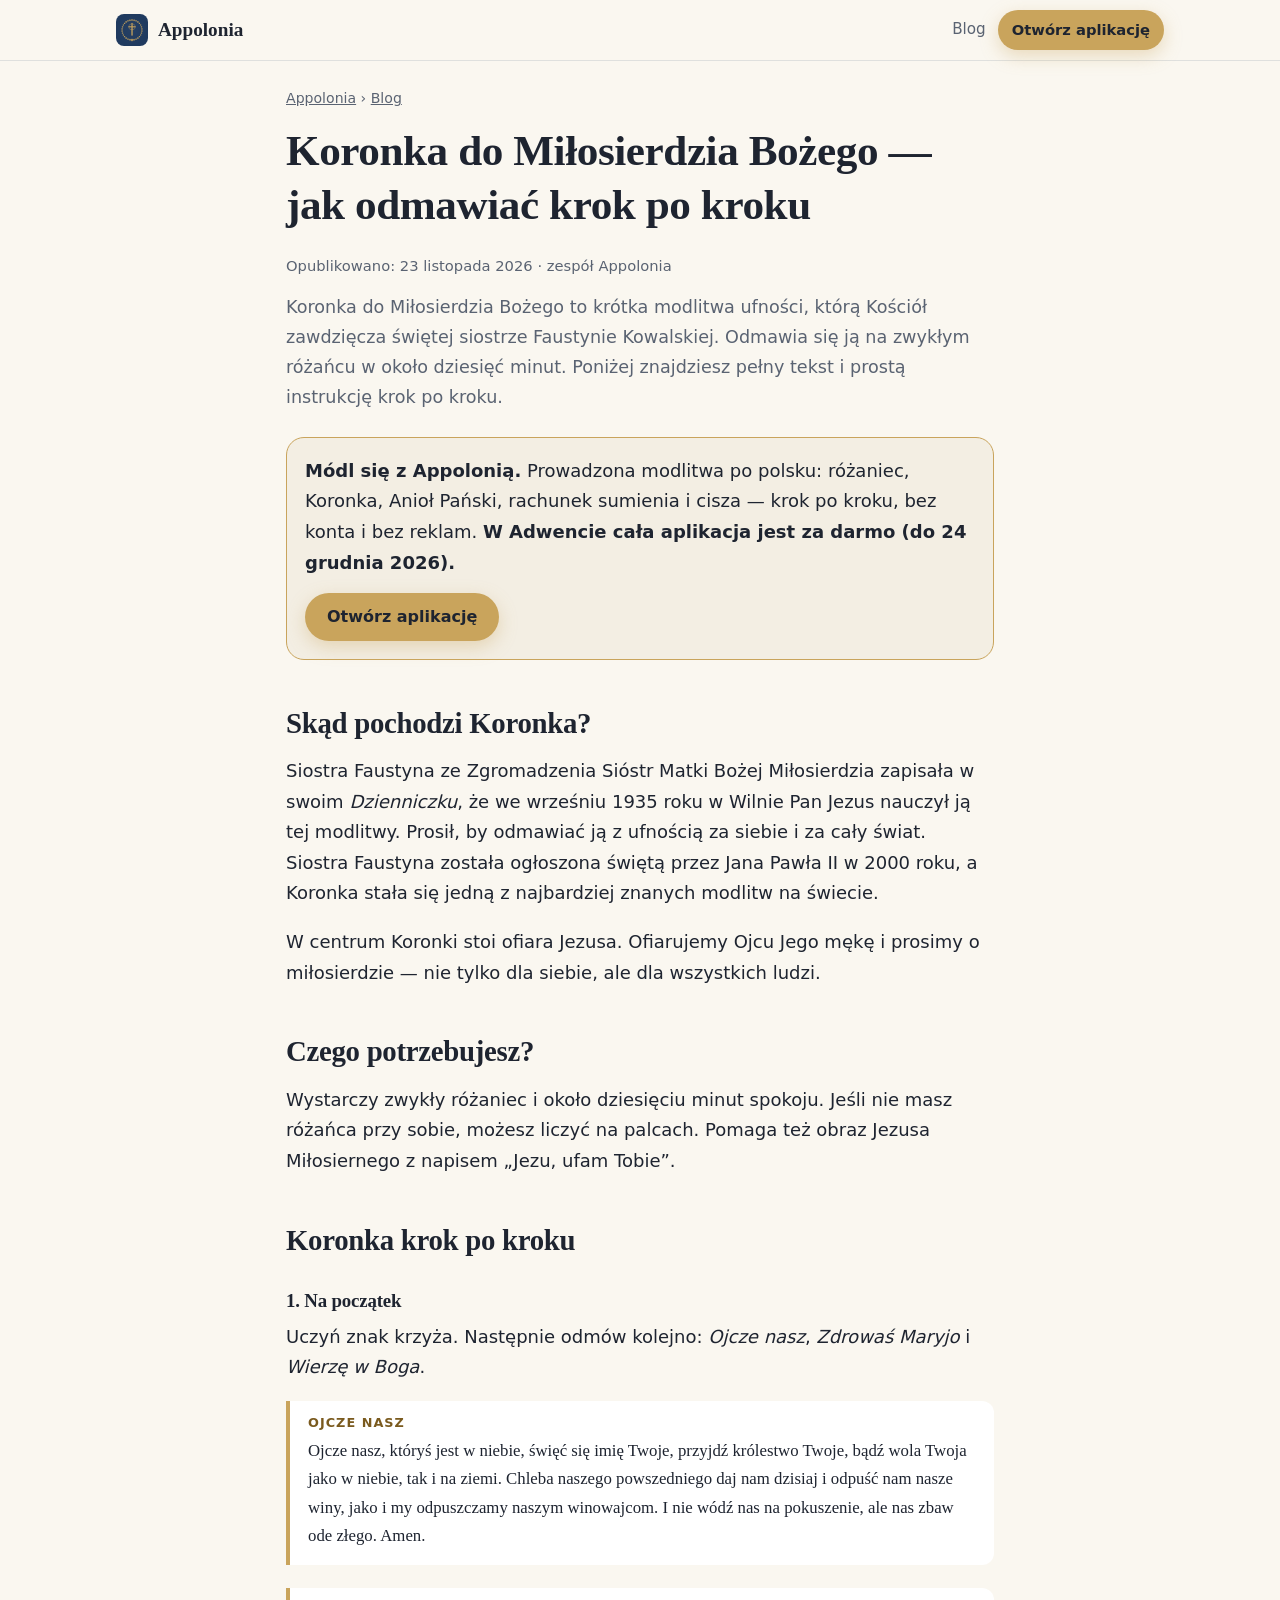
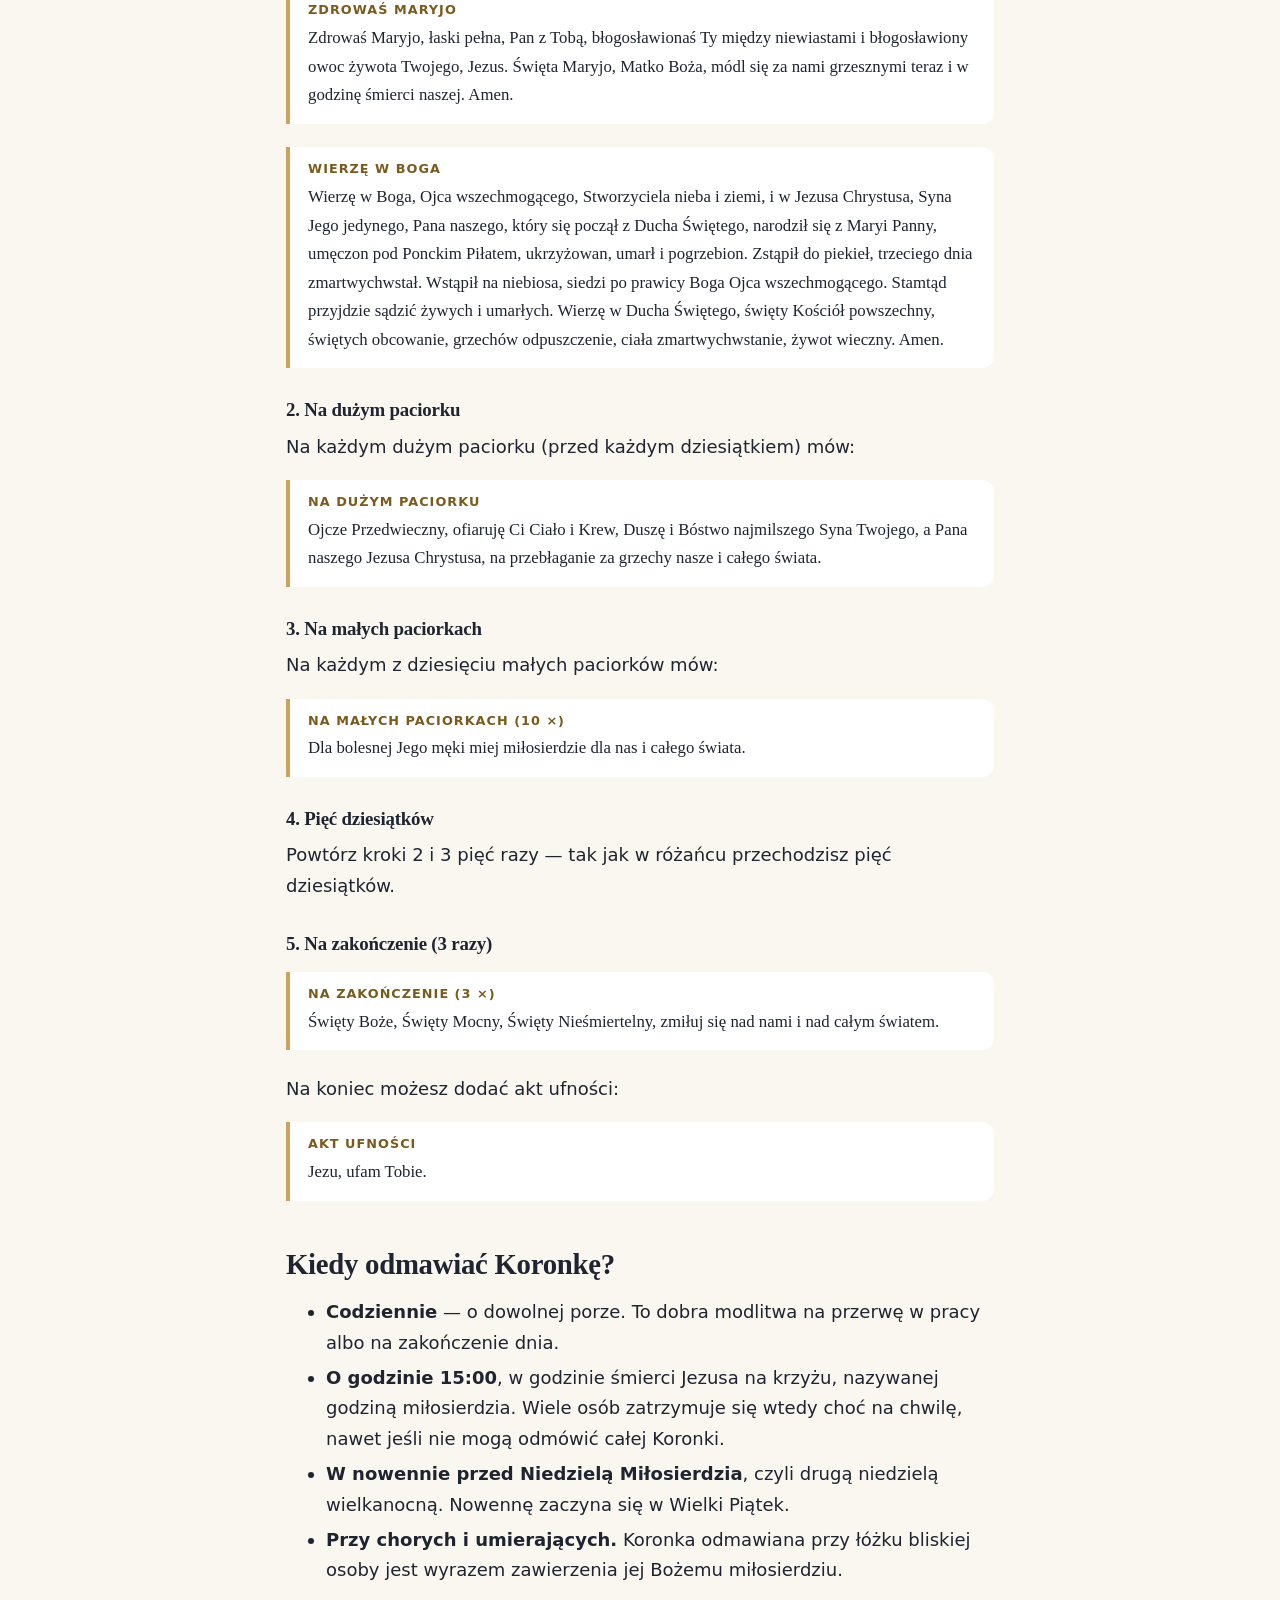
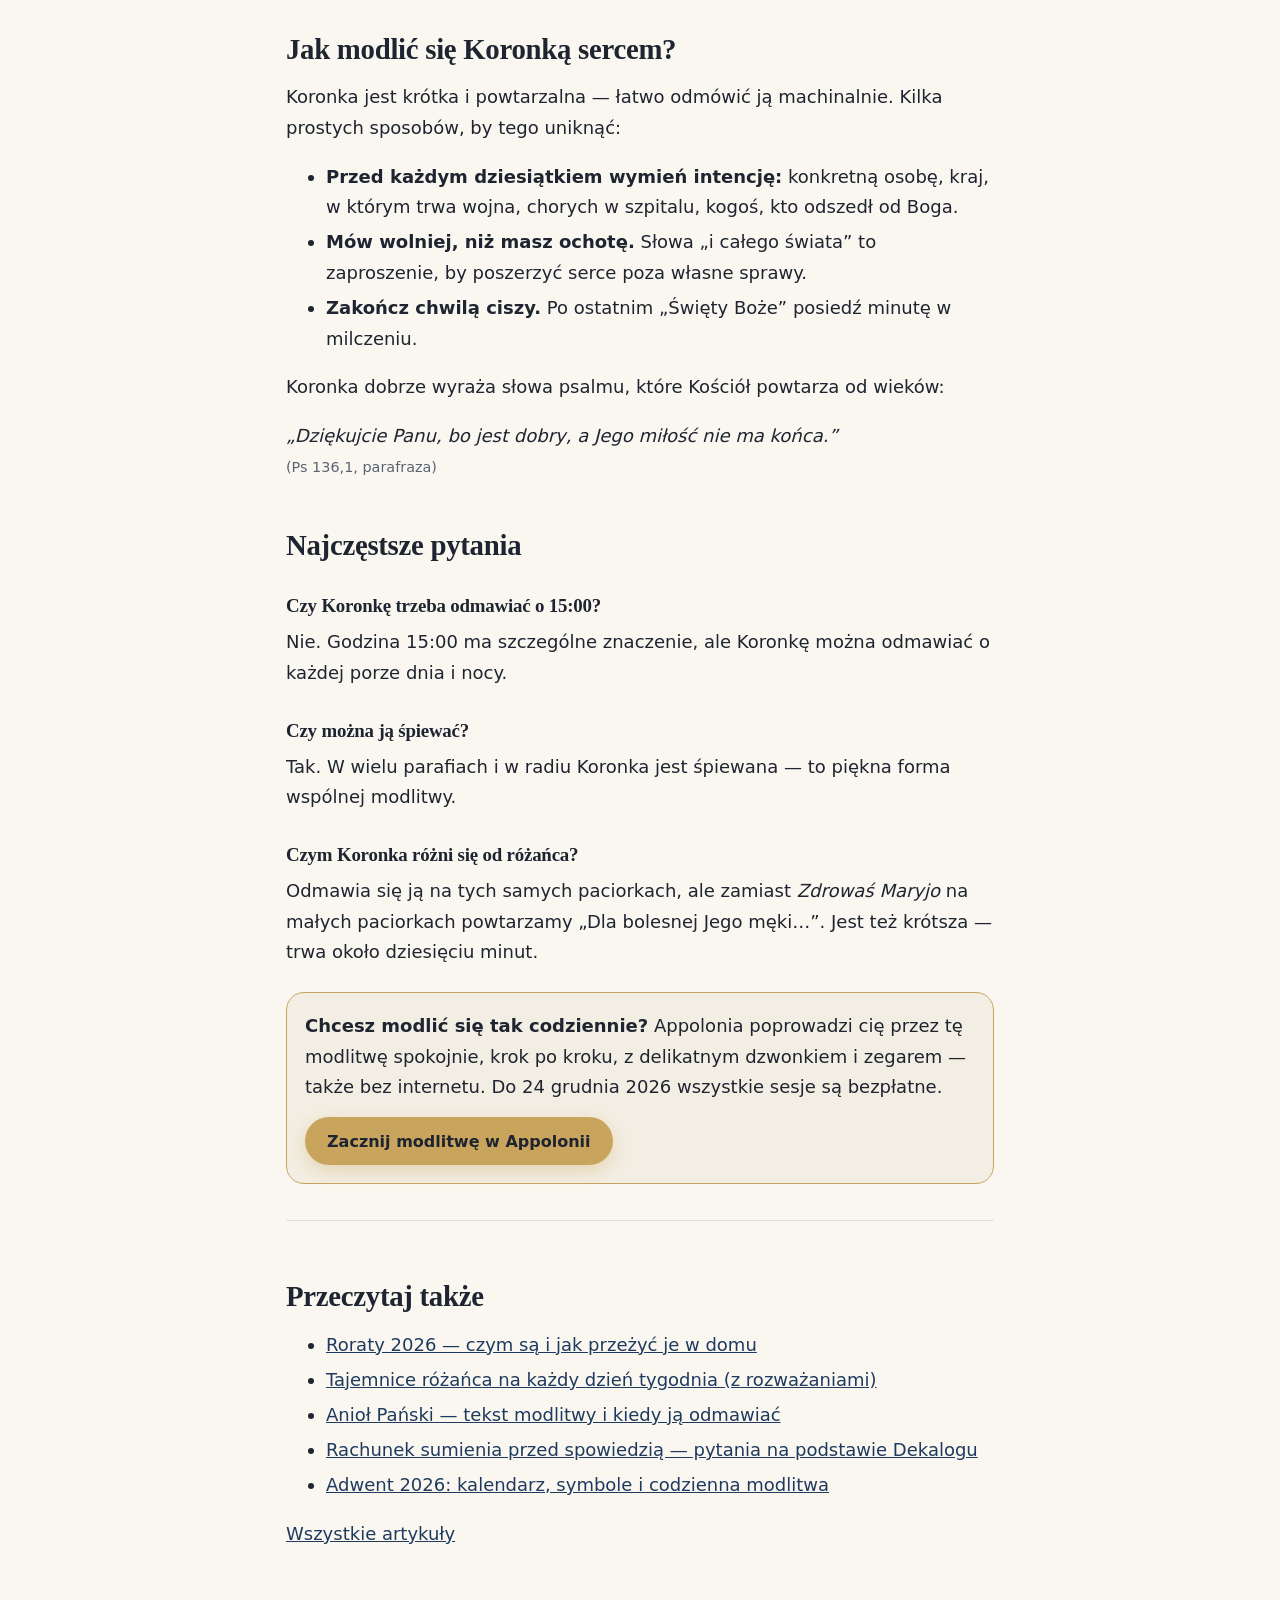
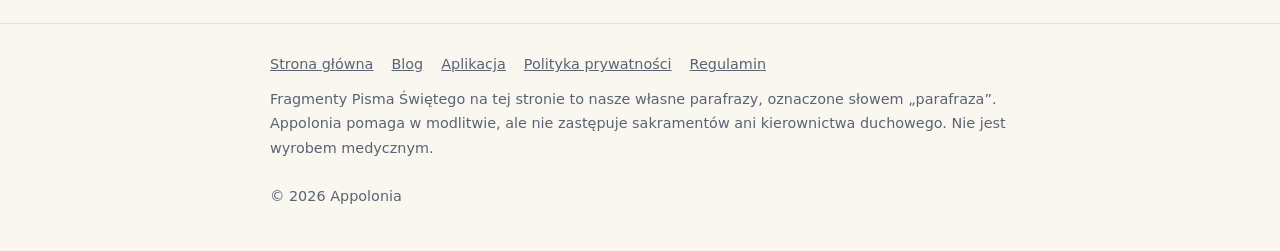
<file: site/blog/koronka-do-milosierdzia-bozego.html>
<!doctype html>
<html lang="pl">
<head>
<meta charset="utf-8">
<meta name="viewport" content="width=device-width, initial-scale=1, viewport-fit=cover">
<title>Koronka do Miłosierdzia Bożego — jak odmawiać krok po kroku | Appolonia</title>
<meta name="description" content="Jak odmawiać Koronkę do Miłosierdzia Bożego? Pełny tekst modlitw, instrukcja krok po kroku, godzina miłosierdzia i odpowiedzi na częste pytania.">
<!-- https://zavattaro.github.io/appolonia/site: publiczny adres katalogu site/ — podmień: python3 scripts/set_base_url.py https://twoja-domena -->
<link rel="canonical" href="https://zavattaro.github.io/appolonia/site/blog/koronka-do-milosierdzia-bozego.html">
<meta name="theme-color" content="#1F3A5F" media="(prefers-color-scheme: light)">
<meta name="theme-color" content="#10161F" media="(prefers-color-scheme: dark)">
<meta name="color-scheme" content="light dark">
<meta property="og:type" content="article">
<meta property="og:locale" content="pl_PL">
<meta property="og:site_name" content="Appolonia">
<meta property="og:title" content="Koronka do Miłosierdzia Bożego — jak odmawiać krok po kroku">
<meta property="og:description" content="Jak odmawiać Koronkę do Miłosierdzia Bożego? Pełny tekst modlitw, instrukcja krok po kroku, godzina miłosierdzia i odpowiedzi na częste pytania.">
<meta property="og:url" content="https://zavattaro.github.io/appolonia/site/blog/koronka-do-milosierdzia-bozego.html">
<meta property="og:image" content="https://zavattaro.github.io/appolonia/site/screenshots/og.png">
<meta name="twitter:card" content="summary_large_image">
<link rel="icon" type="image/png" sizes="192x192" href="../../icons/icon-192.png">
<link rel="apple-touch-icon" href="../../icons/apple-touch-icon.png">
<script type="application/ld+json">
{
 "@context": "https://schema.org",
 "@type": "Article",
 "headline": "Koronka do Miłosierdzia Bożego — jak odmawiać krok po kroku",
 "description": "Jak odmawiać Koronkę do Miłosierdzia Bożego? Pełny tekst modlitw, instrukcja krok po kroku, godzina miłosierdzia i odpowiedzi na częste pytania.",
 "inLanguage": "pl",
 "datePublished": "2026-11-23",
 "dateModified": "2026-11-23",
 "author": {
  "@type": "Organization",
  "name": "Appolonia"
 },
 "publisher": {
  "@type": "Organization",
  "name": "Appolonia",
  "logo": {
   "@type": "ImageObject",
   "url": "https://zavattaro.github.io/appolonia/site/screenshots/og.png"
  }
 },
 "image": "https://zavattaro.github.io/appolonia/site/screenshots/og.png",
 "mainEntityOfPage": {
  "@type": "WebPage",
  "@id": "https://zavattaro.github.io/appolonia/site/blog/koronka-do-milosierdzia-bozego.html"
 }
}
</script>
<style>
:root{--primary:#1F3A5F;--accent:#C9A45C;--accent-ink:#7A5A1E;--bg:#FAF7F0;--bg-alt:#F3EEE3;--surface:#FFFFFF;--text:#1E2430;--muted:#5A6372;--line:rgba(31,58,95,.12);--shadow:0 10px 30px rgba(20,40,64,.10);--btn-text:#1E2430;
--serif:Georgia,'Iowan Old Style','Palatino Linotype',Palatino,'Book Antiqua','Times New Roman',serif;--sans:system-ui,-apple-system,'Segoe UI',Roboto,'Helvetica Neue',Arial,sans-serif;--r:18px}
@media (prefers-color-scheme: dark){:root{--primary:#8FB0D9;--accent:#D9B977;--accent-ink:#D9B977;--bg:#10161F;--bg-alt:#141C27;--surface:#1A2330;--text:#ECE8DF;--muted:#A9B1BD;--line:rgba(236,232,223,.10);--shadow:0 10px 30px rgba(0,0,0,.35);--btn-text:#10161F}}
*,*::before,*::after{box-sizing:border-box}
html{-webkit-text-size-adjust:100%}
body{margin:0;background:var(--bg);color:var(--text);font:18px/1.7 var(--sans);overflow-x:hidden}
a{color:var(--primary)}
:focus-visible{outline:3px solid var(--accent);outline-offset:3px}
.skip{position:absolute;left:-9999px}.skip:focus{left:12px;top:12px;z-index:9;background:var(--surface);padding:8px 12px;border-radius:8px}
h1,h2,h3{font-family:var(--serif);line-height:1.25;letter-spacing:-.01em;margin:1.6em 0 .5em}
h1{font-size:clamp(1.9rem,6vw,2.7rem);margin-top:.3em}
h2{font-size:clamp(1.4rem,4.4vw,1.8rem)}
h3{font-size:1.18rem}
p,ul,ol{margin:0 0 1em}
li{margin:.25em 0}
.top{position:sticky;top:0;z-index:5;background:var(--bg);border-bottom:1px solid var(--line)}
.top .in{max-width:1080px;margin:0 auto;padding:0 16px;display:flex;align-items:center;justify-content:space-between;height:60px;gap:12px}
.brand{display:flex;align-items:center;gap:10px;text-decoration:none;color:var(--text);font:700 1.2rem var(--serif)}
.brand img{width:32px;height:32px;border-radius:8px}
.top nav{display:flex;align-items:center;gap:6px}
.top nav a.link{text-decoration:none;color:var(--muted);font-size:.95rem;padding:8px 6px}
.btn{display:inline-flex;align-items:center;justify-content:center;text-align:center;min-height:48px;padding:12px 22px;border-radius:999px;font:600 1rem/1.2 var(--sans);text-decoration:none;background:var(--accent);color:var(--btn-text);box-shadow:0 6px 18px rgba(201,164,92,.35)}
.btn-sm{min-height:40px;padding:8px 14px;font-size:.92rem}
main{max-width:740px;margin:0 auto;padding:12px 16px 56px}
.crumbs{font-size:.88rem;color:var(--muted);margin:14px 0 0}
.crumbs a{color:var(--muted)}
.meta{color:var(--muted);font-size:.92rem}
.lead{font-size:1.1rem;color:var(--muted)}
.cta{background:var(--bg-alt);border:1px solid var(--accent);border-radius:var(--r);padding:18px 18px;margin:24px 0}
.cta p{margin:0 0 .8em}
.cta strong{color:var(--text)}
.prayer{margin:1em 0 1.4em;padding:14px 18px;background:var(--surface);border-left:4px solid var(--accent);border-radius:0 12px 12px 0;font-family:var(--serif);font-size:1.05rem}
.prayer p{margin:0}
.prayer .pt{font:700 .8rem/1.3 var(--sans);letter-spacing:.08em;text-transform:uppercase;color:var(--accent-ink);margin-bottom:.4em}
.para{font-style:italic}
.para cite{font-style:normal;color:var(--muted);font-size:.9rem;white-space:nowrap}
table{width:100%;border-collapse:collapse;margin:0 0 1.2em;font-size:.95rem;background:var(--surface);border-radius:12px;overflow:hidden}
th,td{text-align:left;padding:9px 10px;border-bottom:1px solid var(--line);vertical-align:top}
th{background:var(--bg-alt);font-weight:700}
.note{font-size:.92rem;color:var(--muted)}
.cards{list-style:none;padding:0;display:grid;gap:14px}
.cards li{margin:0}
.cards a{display:block;background:var(--surface);border:1px solid var(--line);border-radius:var(--r);padding:18px;text-decoration:none;color:var(--text)}
.cards h2{font-size:1.2rem;margin:0 0 .3em;color:var(--primary)}
.cards p{margin:0;color:var(--muted);font-size:.96rem}
.more{border-top:1px solid var(--line);margin-top:36px;padding-top:12px}
footer{border-top:1px solid var(--line);padding:28px 16px calc(28px + env(safe-area-inset-bottom));font-size:.9rem;color:var(--muted)}
footer .in{max-width:740px;margin:0 auto;display:grid;gap:10px}
footer nav{display:flex;flex-wrap:wrap;gap:6px 18px}
footer a{color:var(--muted)}
</style>
</head>
<body>
<a class="skip" href="#tresc">Przejdź do treści</a>
<header class="top"><div class="in">
<a class="brand" href="../index.html"><img src="../../icons/icon-192.png" alt="" width="32" height="32">Appolonia</a>
<nav aria-label="Nawigacja"><a class="link" href="index.html">Blog</a><a class="btn btn-sm" href="../../index.html">Otwórz aplikację</a></nav>
</div></header>
<main id="tresc">
<p class="crumbs"><a href="../index.html">Appolonia</a> › <a href="index.html">Blog</a></p>
<article>
<h1>Koronka do Miłosierdzia Bożego — jak odmawiać krok po kroku</h1>
<p class="meta">Opublikowano: <time datetime="2026-11-23">23 listopada 2026</time> · zespół Appolonia</p>

<p class="lead">Koronka do Miłosierdzia Bożego to krótka modlitwa ufności, którą Kościół zawdzięcza świętej siostrze Faustynie Kowalskiej. Odmawia się ją na zwykłym różańcu w około dziesięć minut. Poniżej znajdziesz pełny tekst i prostą instrukcję krok po kroku.</p>
<aside class="cta" aria-label="Aplikacja Appolonia">
<p><strong>Módl się z Appolonią.</strong> Prowadzona modlitwa po polsku: różaniec, Koronka, Anioł Pański, rachunek sumienia i cisza — krok po kroku, bez konta i bez reklam. <strong>W Adwencie cała aplikacja jest za darmo (do 24 grudnia 2026).</strong></p>
<a class="btn" href="../../index.html">Otwórz aplikację</a>
</aside>

<h2>Skąd pochodzi Koronka?</h2>
<p>Siostra Faustyna ze Zgromadzenia Sióstr Matki Bożej Miłosierdzia zapisała w swoim <em>Dzienniczku</em>, że we wrześniu 1935 roku w Wilnie Pan Jezus nauczył ją tej modlitwy. Prosił, by odmawiać ją z ufnością za siebie i za cały świat. Siostra Faustyna została ogłoszona świętą przez Jana Pawła II w 2000 roku, a Koronka stała się jedną z najbardziej znanych modlitw na świecie.</p>
<p>W centrum Koronki stoi ofiara Jezusa. Ofiarujemy Ojcu Jego mękę i prosimy o miłosierdzie — nie tylko dla siebie, ale dla wszystkich ludzi.</p>

<h2>Czego potrzebujesz?</h2>
<p>Wystarczy zwykły różaniec i około dziesięciu minut spokoju. Jeśli nie masz różańca przy sobie, możesz liczyć na palcach. Pomaga też obraz Jezusa Miłosiernego z napisem „Jezu, ufam Tobie”.</p>

<h2>Koronka krok po kroku</h2>
<h3>1. Na początek</h3>
<p>Uczyń znak krzyża. Następnie odmów kolejno: <em>Ojcze nasz</em>, <em>Zdrowaś Maryjo</em> i <em>Wierzę w Boga</em>.</p>
<blockquote class="prayer"><p class="pt">Ojcze nasz</p><p>Ojcze nasz, któryś jest w niebie, święć się imię Twoje, przyjdź królestwo Twoje, bądź wola Twoja jako w niebie, tak i na ziemi. Chleba naszego powszedniego daj nam dzisiaj i odpuść nam nasze winy, jako i my odpuszczamy naszym winowajcom. I nie wódź nas na pokuszenie, ale nas zbaw ode złego. Amen.</p></blockquote>
<blockquote class="prayer"><p class="pt">Zdrowaś Maryjo</p><p>Zdrowaś Maryjo, łaski pełna, Pan z Tobą, błogosławionaś Ty między niewiastami i błogosławiony owoc żywota Twojego, Jezus. Święta Maryjo, Matko Boża, módl się za nami grzesznymi teraz i w godzinę śmierci naszej. Amen.</p></blockquote>
<blockquote class="prayer"><p class="pt">Wierzę w Boga</p><p>Wierzę w Boga, Ojca wszechmogącego, Stworzyciela nieba i ziemi, i w Jezusa Chrystusa, Syna Jego jedynego, Pana naszego, który się począł z Ducha Świętego, narodził się z Maryi Panny, umęczon pod Ponckim Piłatem, ukrzyżowan, umarł i pogrzebion. Zstąpił do piekieł, trzeciego dnia zmartwychwstał. Wstąpił na niebiosa, siedzi po prawicy Boga Ojca wszechmogącego. Stamtąd przyjdzie sądzić żywych i umarłych. Wierzę w Ducha Świętego, święty Kościół powszechny, świętych obcowanie, grzechów odpuszczenie, ciała zmartwychwstanie, żywot wieczny. Amen.</p></blockquote>

<h3>2. Na dużym paciorku</h3>
<p>Na każdym dużym paciorku (przed każdym dziesiątkiem) mów:</p>
<blockquote class="prayer"><p class="pt">Na dużym paciorku</p><p>Ojcze Przedwieczny, ofiaruję Ci Ciało i Krew, Duszę i Bóstwo najmilszego Syna Twojego, a Pana naszego Jezusa Chrystusa, na przebłaganie za grzechy nasze i całego świata.</p></blockquote>

<h3>3. Na małych paciorkach</h3>
<p>Na każdym z dziesięciu małych paciorków mów:</p>
<blockquote class="prayer"><p class="pt">Na małych paciorkach (10 ×)</p><p>Dla bolesnej Jego męki miej miłosierdzie dla nas i całego świata.</p></blockquote>

<h3>4. Pięć dziesiątków</h3>
<p>Powtórz kroki 2 i 3 pięć razy — tak jak w różańcu przechodzisz pięć dziesiątków.</p>

<h3>5. Na zakończenie (3 razy)</h3>
<blockquote class="prayer"><p class="pt">Na zakończenie (3 ×)</p><p>Święty Boże, Święty Mocny, Święty Nieśmiertelny, zmiłuj się nad nami i nad całym światem.</p></blockquote>
<p>Na koniec możesz dodać akt ufności:</p>
<blockquote class="prayer"><p class="pt">Akt ufności</p><p>Jezu, ufam Tobie.</p></blockquote>

<h2>Kiedy odmawiać Koronkę?</h2>
<ul>
<li><strong>Codziennie</strong> — o dowolnej porze. To dobra modlitwa na przerwę w pracy albo na zakończenie dnia.</li>
<li><strong>O godzinie 15:00</strong>, w godzinie śmierci Jezusa na krzyżu, nazywanej godziną miłosierdzia. Wiele osób zatrzymuje się wtedy choć na chwilę, nawet jeśli nie mogą odmówić całej Koronki.</li>
<li><strong>W nowennie przed Niedzielą Miłosierdzia</strong>, czyli drugą niedzielą wielkanocną. Nowennę zaczyna się w Wielki Piątek.</li>
<li><strong>Przy chorych i umierających.</strong> Koronka odmawiana przy łóżku bliskiej osoby jest wyrazem zawierzenia jej Bożemu miłosierdziu.</li>
</ul>

<h2>Jak modlić się Koronką sercem?</h2>
<p>Koronka jest krótka i powtarzalna — łatwo odmówić ją machinalnie. Kilka prostych sposobów, by tego uniknąć:</p>
<ul>
<li><strong>Przed każdym dziesiątkiem wymień intencję:</strong> konkretną osobę, kraj, w którym trwa wojna, chorych w szpitalu, kogoś, kto odszedł od Boga.</li>
<li><strong>Mów wolniej, niż masz ochotę.</strong> Słowa „i całego świata” to zaproszenie, by poszerzyć serce poza własne sprawy.</li>
<li><strong>Zakończ chwilą ciszy.</strong> Po ostatnim „Święty Boże” posiedź minutę w milczeniu.</li>
</ul>
<p>Koronka dobrze wyraża słowa psalmu, które Kościół powtarza od wieków:</p>
<p class="para">„Dziękujcie Panu, bo jest dobry, a Jego miłość nie ma końca.” <cite>(Ps 136,1, parafraza)</cite></p>

<h2>Najczęstsze pytania</h2>
<h3>Czy Koronkę trzeba odmawiać o 15:00?</h3>
<p>Nie. Godzina 15:00 ma szczególne znaczenie, ale Koronkę można odmawiać o każdej porze dnia i nocy.</p>
<h3>Czy można ją śpiewać?</h3>
<p>Tak. W wielu parafiach i w radiu Koronka jest śpiewana — to piękna forma wspólnej modlitwy.</p>
<h3>Czym Koronka różni się od różańca?</h3>
<p>Odmawia się ją na tych samych paciorkach, ale zamiast <em>Zdrowaś Maryjo</em> na małych paciorkach powtarzamy „Dla bolesnej Jego męki…”. Jest też krótsza — trwa około dziesięciu minut.</p>
<aside class="cta" aria-label="Aplikacja Appolonia">
<p><strong>Chcesz modlić się tak codziennie?</strong> Appolonia poprowadzi cię przez tę modlitwę spokojnie, krok po kroku, z delikatnym dzwonkiem i zegarem — także bez internetu. Do 24 grudnia 2026 wszystkie sesje są bezpłatne.</p>
<a class="btn" href="../../index.html">Zacznij modlitwę w Appolonii</a>
</aside>

</article>
<nav class="more" aria-label="Inne artykuły"><h2>Przeczytaj także</h2><ul><li><a href="roraty-2026.html">Roraty 2026 — czym są i jak przeżyć je w domu</a></li><li><a href="tajemnice-rozanca.html">Tajemnice różańca na każdy dzień tygodnia (z rozważaniami)</a></li><li><a href="aniol-panski.html">Anioł Pański — tekst modlitwy i kiedy ją odmawiać</a></li><li><a href="rachunek-sumienia.html">Rachunek sumienia przed spowiedzią — pytania na podstawie Dekalogu</a></li><li><a href="adwent-2026.html">Adwent 2026: kalendarz, symbole i codzienna modlitwa</a></li></ul><p><a href="index.html">Wszystkie artykuły</a></p></nav>
</main>
<footer><div class="in">
<nav aria-label="Stopka"><a href="../index.html">Strona główna</a><a href="index.html">Blog</a><a href="../../index.html">Aplikacja</a><a href="../../legal/privacy.html">Polityka prywatności</a><a href="../../legal/terms.html">Regulamin</a></nav>
<p>Fragmenty Pisma Świętego na tej stronie to nasze własne parafrazy, oznaczone słowem „parafraza”. Appolonia pomaga w modlitwie, ale nie zastępuje sakramentów ani kierownictwa duchowego. Nie jest wyrobem medycznym.</p>
<p>© 2026 Appolonia</p>
</div></footer>
</body>
</html>
</file>
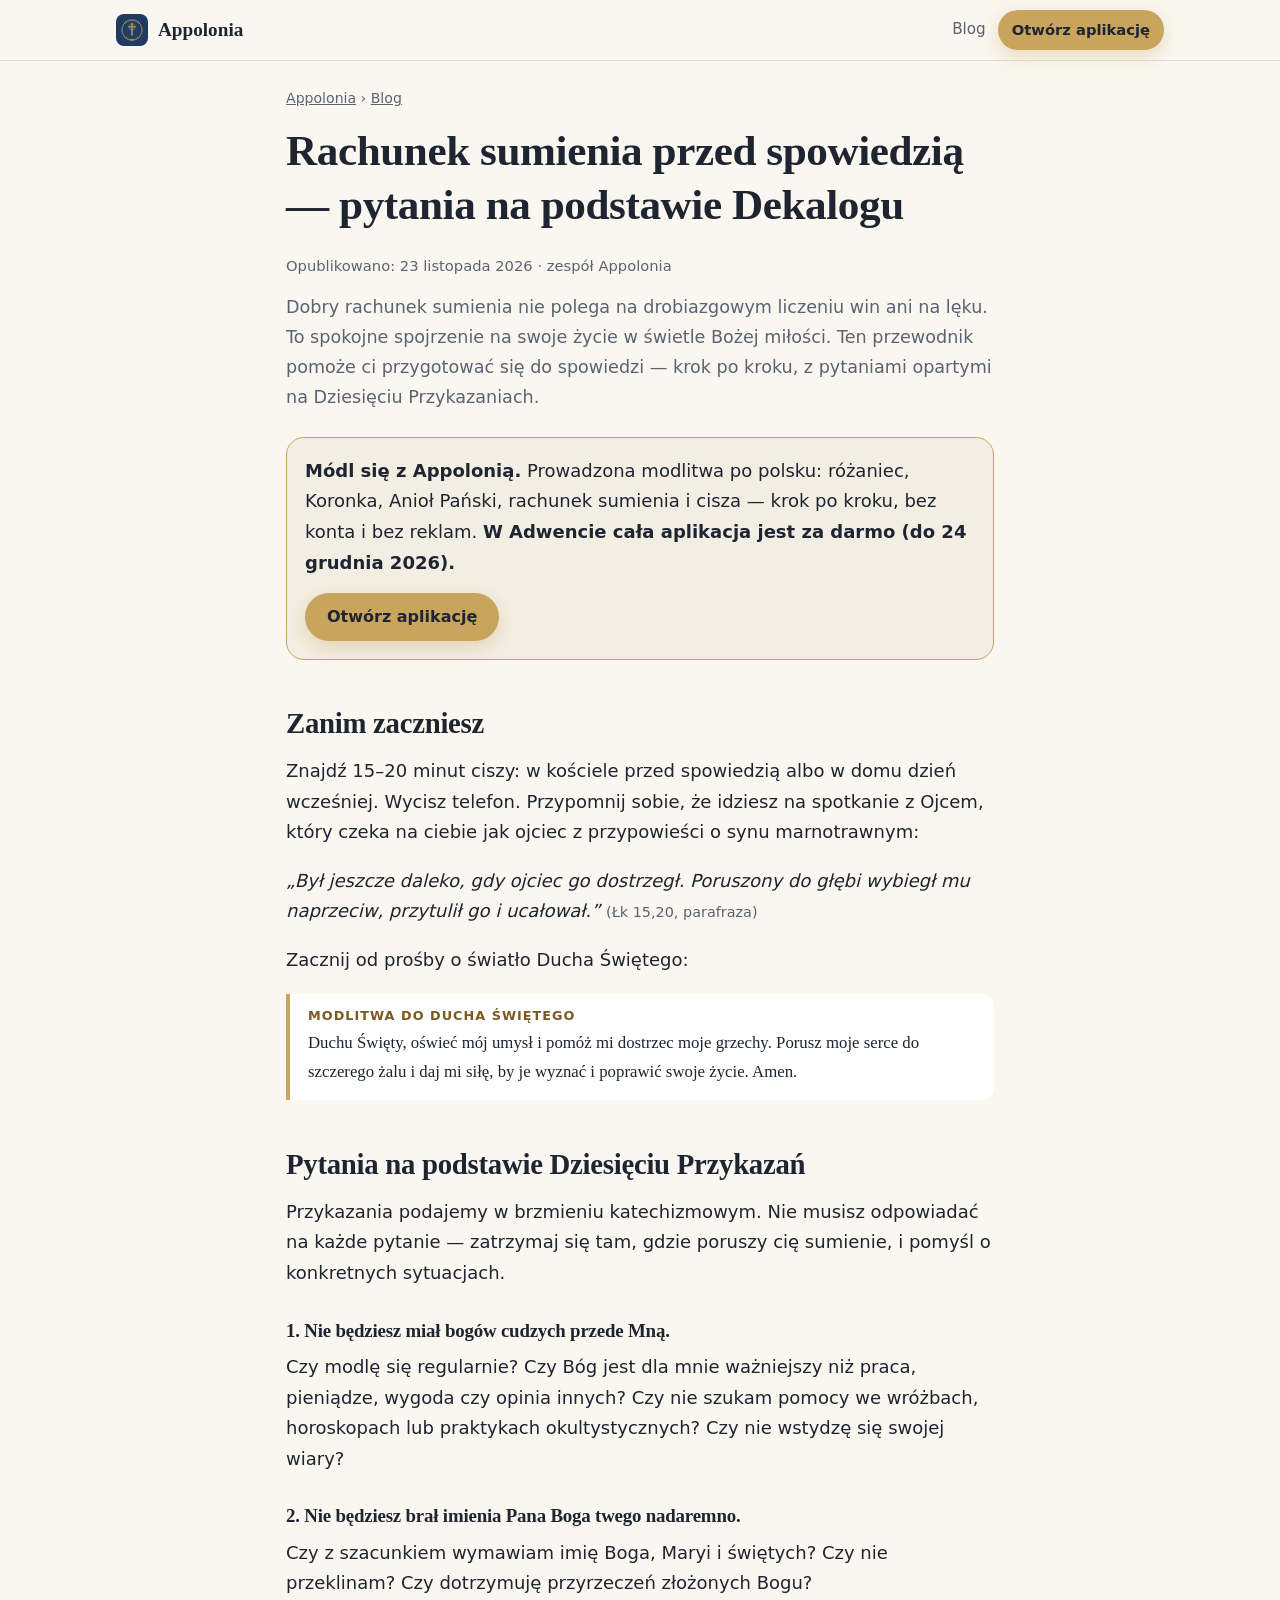
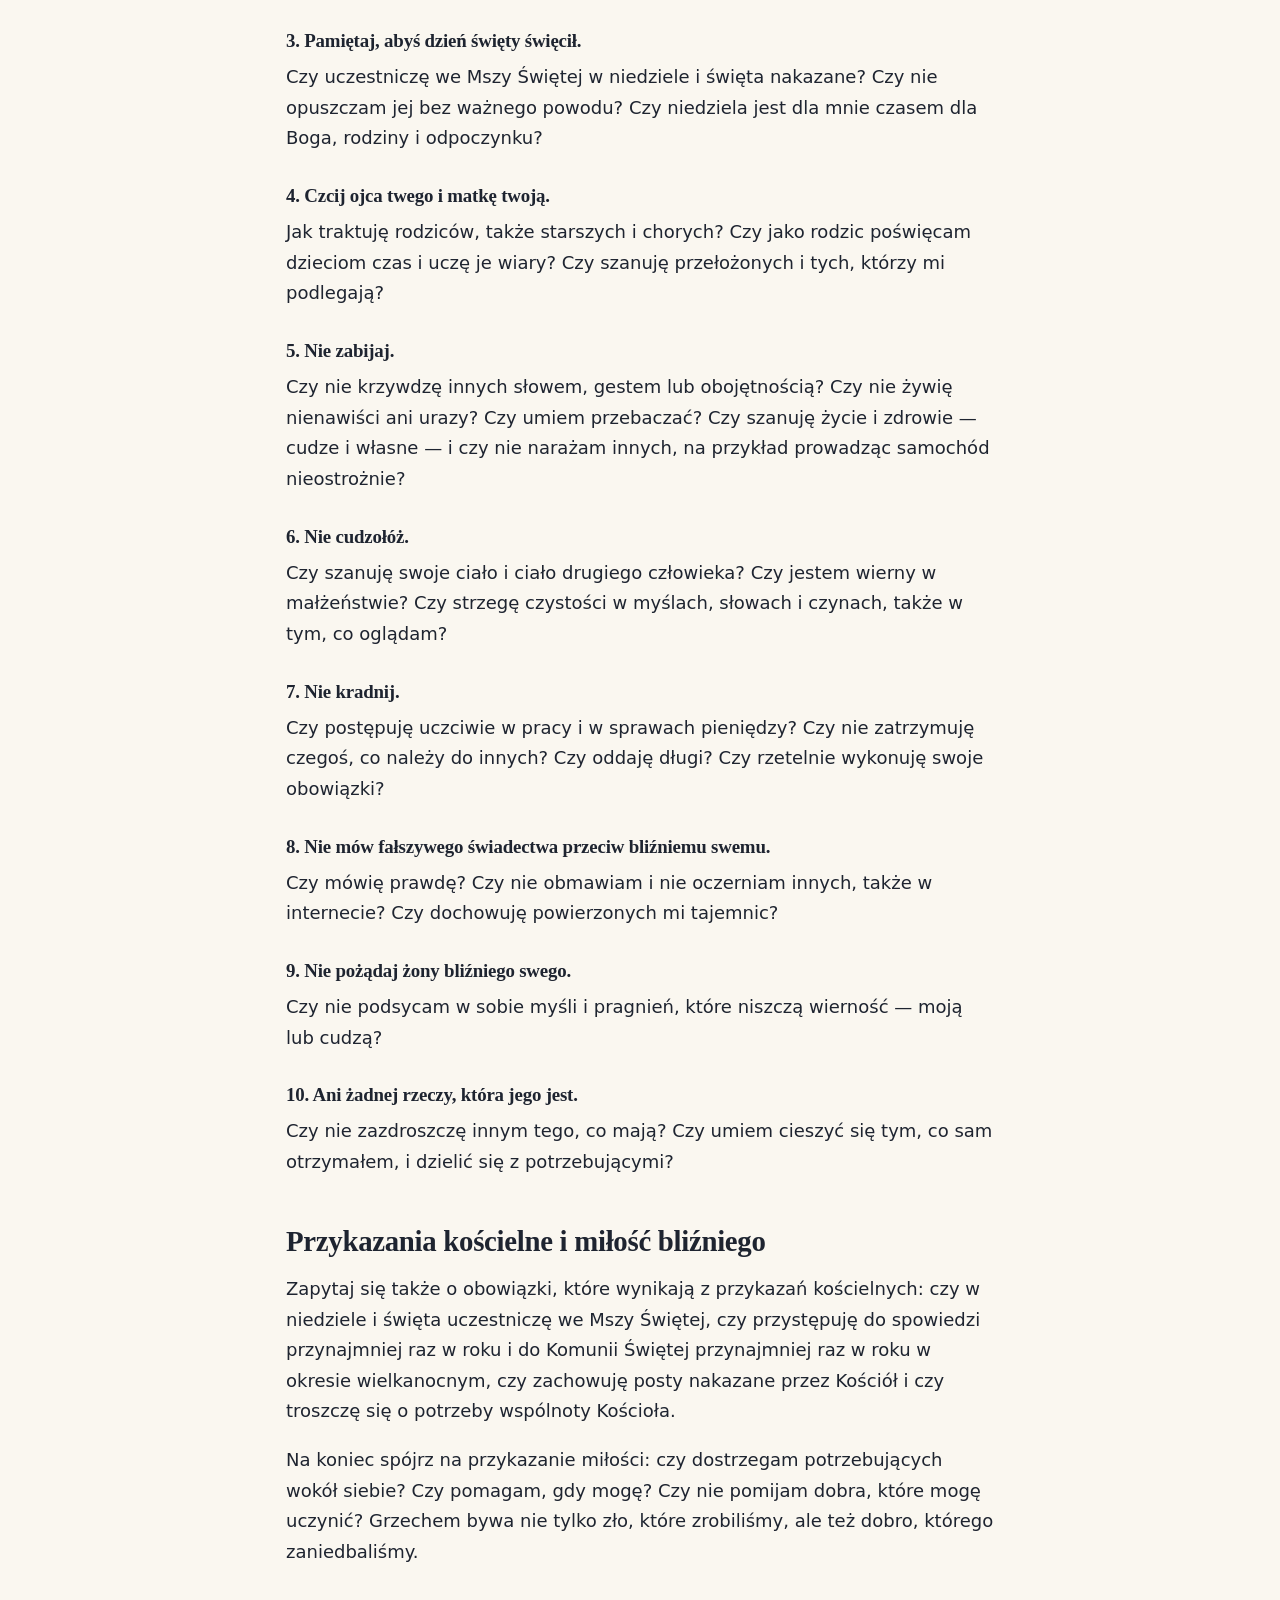
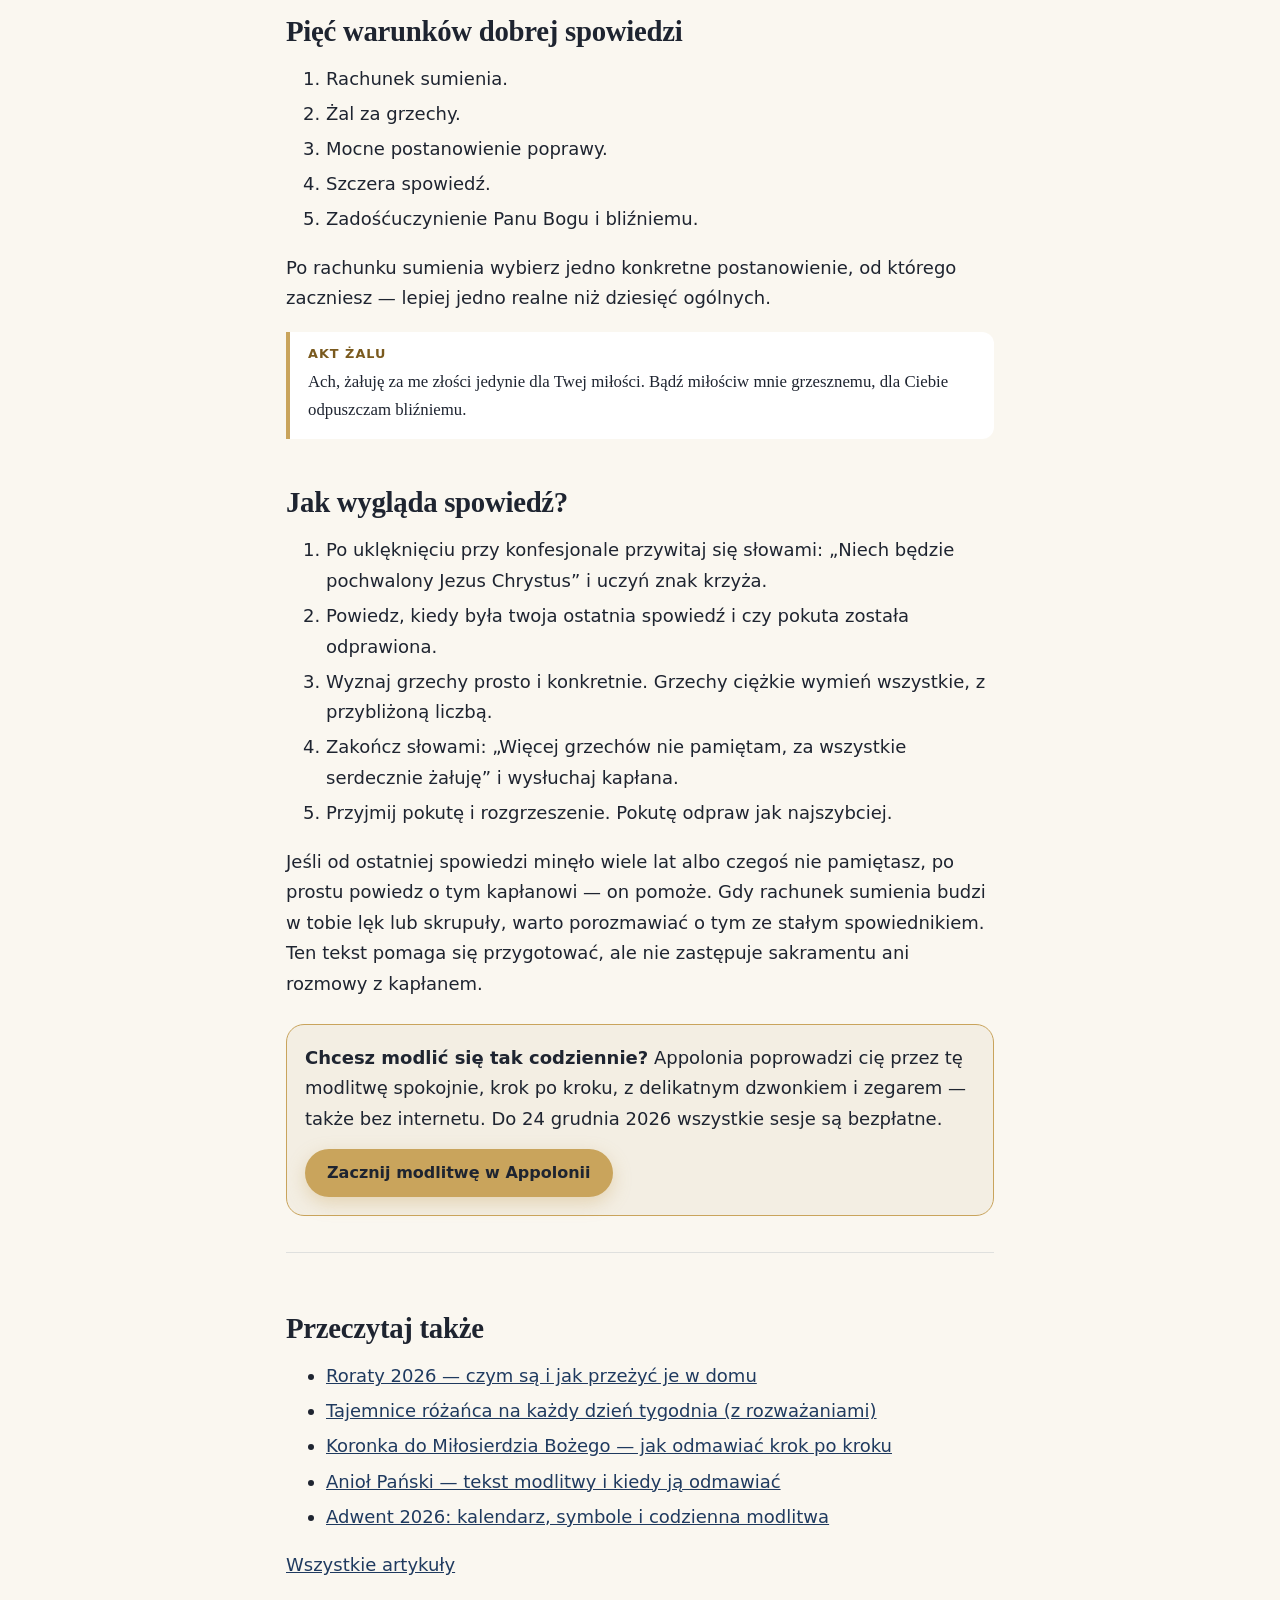
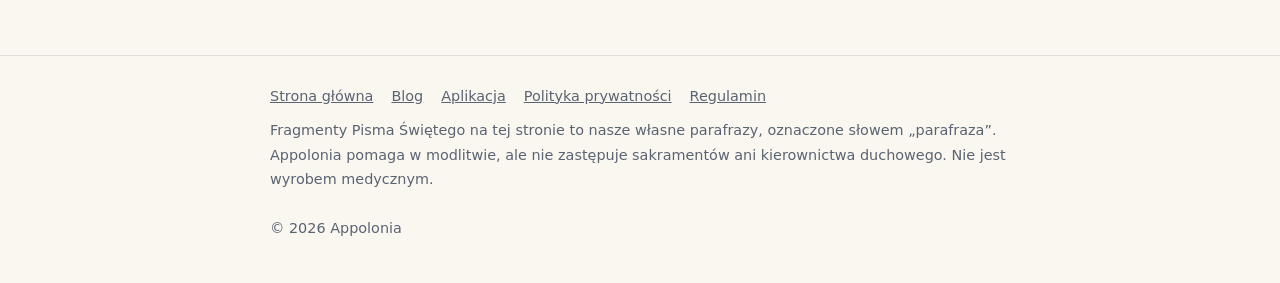
<file: site/blog/rachunek-sumienia.html>
<!doctype html>
<html lang="pl">
<head>
<meta charset="utf-8">
<meta name="viewport" content="width=device-width, initial-scale=1, viewport-fit=cover">
<title>Rachunek sumienia przed spowiedzią — pytania na podstawie Dekalogu | Appolonia</title>
<meta name="description" content="Rachunek sumienia przed spowiedzią: pytania do każdego z dziesięciu przykazań, pięć warunków dobrej spowiedzi, akt żalu i przebieg spowiedzi.">
<!-- https://zavattaro.github.io/appolonia/site: publiczny adres katalogu site/ — podmień: python3 scripts/set_base_url.py https://twoja-domena -->
<link rel="canonical" href="https://zavattaro.github.io/appolonia/site/blog/rachunek-sumienia.html">
<meta name="theme-color" content="#1F3A5F" media="(prefers-color-scheme: light)">
<meta name="theme-color" content="#10161F" media="(prefers-color-scheme: dark)">
<meta name="color-scheme" content="light dark">
<meta property="og:type" content="article">
<meta property="og:locale" content="pl_PL">
<meta property="og:site_name" content="Appolonia">
<meta property="og:title" content="Rachunek sumienia przed spowiedzią — pytania na podstawie Dekalogu">
<meta property="og:description" content="Rachunek sumienia przed spowiedzią: pytania do każdego z dziesięciu przykazań, pięć warunków dobrej spowiedzi, akt żalu i przebieg spowiedzi.">
<meta property="og:url" content="https://zavattaro.github.io/appolonia/site/blog/rachunek-sumienia.html">
<meta property="og:image" content="https://zavattaro.github.io/appolonia/site/screenshots/og.png">
<meta name="twitter:card" content="summary_large_image">
<link rel="icon" type="image/png" sizes="192x192" href="../../icons/icon-192.png">
<link rel="apple-touch-icon" href="../../icons/apple-touch-icon.png">
<script type="application/ld+json">
{
 "@context": "https://schema.org",
 "@type": "Article",
 "headline": "Rachunek sumienia przed spowiedzią — pytania na podstawie Dekalogu",
 "description": "Rachunek sumienia przed spowiedzią: pytania do każdego z dziesięciu przykazań, pięć warunków dobrej spowiedzi, akt żalu i przebieg spowiedzi.",
 "inLanguage": "pl",
 "datePublished": "2026-11-23",
 "dateModified": "2026-11-23",
 "author": {
  "@type": "Organization",
  "name": "Appolonia"
 },
 "publisher": {
  "@type": "Organization",
  "name": "Appolonia",
  "logo": {
   "@type": "ImageObject",
   "url": "https://zavattaro.github.io/appolonia/site/screenshots/og.png"
  }
 },
 "image": "https://zavattaro.github.io/appolonia/site/screenshots/og.png",
 "mainEntityOfPage": {
  "@type": "WebPage",
  "@id": "https://zavattaro.github.io/appolonia/site/blog/rachunek-sumienia.html"
 }
}
</script>
<style>
:root{--primary:#1F3A5F;--accent:#C9A45C;--accent-ink:#7A5A1E;--bg:#FAF7F0;--bg-alt:#F3EEE3;--surface:#FFFFFF;--text:#1E2430;--muted:#5A6372;--line:rgba(31,58,95,.12);--shadow:0 10px 30px rgba(20,40,64,.10);--btn-text:#1E2430;
--serif:Georgia,'Iowan Old Style','Palatino Linotype',Palatino,'Book Antiqua','Times New Roman',serif;--sans:system-ui,-apple-system,'Segoe UI',Roboto,'Helvetica Neue',Arial,sans-serif;--r:18px}
@media (prefers-color-scheme: dark){:root{--primary:#8FB0D9;--accent:#D9B977;--accent-ink:#D9B977;--bg:#10161F;--bg-alt:#141C27;--surface:#1A2330;--text:#ECE8DF;--muted:#A9B1BD;--line:rgba(236,232,223,.10);--shadow:0 10px 30px rgba(0,0,0,.35);--btn-text:#10161F}}
*,*::before,*::after{box-sizing:border-box}
html{-webkit-text-size-adjust:100%}
body{margin:0;background:var(--bg);color:var(--text);font:18px/1.7 var(--sans);overflow-x:hidden}
a{color:var(--primary)}
:focus-visible{outline:3px solid var(--accent);outline-offset:3px}
.skip{position:absolute;left:-9999px}.skip:focus{left:12px;top:12px;z-index:9;background:var(--surface);padding:8px 12px;border-radius:8px}
h1,h2,h3{font-family:var(--serif);line-height:1.25;letter-spacing:-.01em;margin:1.6em 0 .5em}
h1{font-size:clamp(1.9rem,6vw,2.7rem);margin-top:.3em}
h2{font-size:clamp(1.4rem,4.4vw,1.8rem)}
h3{font-size:1.18rem}
p,ul,ol{margin:0 0 1em}
li{margin:.25em 0}
.top{position:sticky;top:0;z-index:5;background:var(--bg);border-bottom:1px solid var(--line)}
.top .in{max-width:1080px;margin:0 auto;padding:0 16px;display:flex;align-items:center;justify-content:space-between;height:60px;gap:12px}
.brand{display:flex;align-items:center;gap:10px;text-decoration:none;color:var(--text);font:700 1.2rem var(--serif)}
.brand img{width:32px;height:32px;border-radius:8px}
.top nav{display:flex;align-items:center;gap:6px}
.top nav a.link{text-decoration:none;color:var(--muted);font-size:.95rem;padding:8px 6px}
.btn{display:inline-flex;align-items:center;justify-content:center;text-align:center;min-height:48px;padding:12px 22px;border-radius:999px;font:600 1rem/1.2 var(--sans);text-decoration:none;background:var(--accent);color:var(--btn-text);box-shadow:0 6px 18px rgba(201,164,92,.35)}
.btn-sm{min-height:40px;padding:8px 14px;font-size:.92rem}
main{max-width:740px;margin:0 auto;padding:12px 16px 56px}
.crumbs{font-size:.88rem;color:var(--muted);margin:14px 0 0}
.crumbs a{color:var(--muted)}
.meta{color:var(--muted);font-size:.92rem}
.lead{font-size:1.1rem;color:var(--muted)}
.cta{background:var(--bg-alt);border:1px solid var(--accent);border-radius:var(--r);padding:18px 18px;margin:24px 0}
.cta p{margin:0 0 .8em}
.cta strong{color:var(--text)}
.prayer{margin:1em 0 1.4em;padding:14px 18px;background:var(--surface);border-left:4px solid var(--accent);border-radius:0 12px 12px 0;font-family:var(--serif);font-size:1.05rem}
.prayer p{margin:0}
.prayer .pt{font:700 .8rem/1.3 var(--sans);letter-spacing:.08em;text-transform:uppercase;color:var(--accent-ink);margin-bottom:.4em}
.para{font-style:italic}
.para cite{font-style:normal;color:var(--muted);font-size:.9rem;white-space:nowrap}
table{width:100%;border-collapse:collapse;margin:0 0 1.2em;font-size:.95rem;background:var(--surface);border-radius:12px;overflow:hidden}
th,td{text-align:left;padding:9px 10px;border-bottom:1px solid var(--line);vertical-align:top}
th{background:var(--bg-alt);font-weight:700}
.note{font-size:.92rem;color:var(--muted)}
.cards{list-style:none;padding:0;display:grid;gap:14px}
.cards li{margin:0}
.cards a{display:block;background:var(--surface);border:1px solid var(--line);border-radius:var(--r);padding:18px;text-decoration:none;color:var(--text)}
.cards h2{font-size:1.2rem;margin:0 0 .3em;color:var(--primary)}
.cards p{margin:0;color:var(--muted);font-size:.96rem}
.more{border-top:1px solid var(--line);margin-top:36px;padding-top:12px}
footer{border-top:1px solid var(--line);padding:28px 16px calc(28px + env(safe-area-inset-bottom));font-size:.9rem;color:var(--muted)}
footer .in{max-width:740px;margin:0 auto;display:grid;gap:10px}
footer nav{display:flex;flex-wrap:wrap;gap:6px 18px}
footer a{color:var(--muted)}
</style>
</head>
<body>
<a class="skip" href="#tresc">Przejdź do treści</a>
<header class="top"><div class="in">
<a class="brand" href="../index.html"><img src="../../icons/icon-192.png" alt="" width="32" height="32">Appolonia</a>
<nav aria-label="Nawigacja"><a class="link" href="index.html">Blog</a><a class="btn btn-sm" href="../../index.html">Otwórz aplikację</a></nav>
</div></header>
<main id="tresc">
<p class="crumbs"><a href="../index.html">Appolonia</a> › <a href="index.html">Blog</a></p>
<article>
<h1>Rachunek sumienia przed spowiedzią — pytania na podstawie Dekalogu</h1>
<p class="meta">Opublikowano: <time datetime="2026-11-23">23 listopada 2026</time> · zespół Appolonia</p>

<p class="lead">Dobry rachunek sumienia nie polega na drobiazgowym liczeniu win ani na lęku. To spokojne spojrzenie na swoje życie w świetle Bożej miłości. Ten przewodnik pomoże ci przygotować się do spowiedzi — krok po kroku, z pytaniami opartymi na Dziesięciu Przykazaniach.</p>
<aside class="cta" aria-label="Aplikacja Appolonia">
<p><strong>Módl się z Appolonią.</strong> Prowadzona modlitwa po polsku: różaniec, Koronka, Anioł Pański, rachunek sumienia i cisza — krok po kroku, bez konta i bez reklam. <strong>W Adwencie cała aplikacja jest za darmo (do 24 grudnia 2026).</strong></p>
<a class="btn" href="../../index.html">Otwórz aplikację</a>
</aside>

<h2>Zanim zaczniesz</h2>
<p>Znajdź 15–20 minut ciszy: w kościele przed spowiedzią albo w domu dzień wcześniej. Wycisz telefon. Przypomnij sobie, że idziesz na spotkanie z Ojcem, który czeka na ciebie jak ojciec z przypowieści o synu marnotrawnym:</p>
<p class="para">„Był jeszcze daleko, gdy ojciec go dostrzegł. Poruszony do głębi wybiegł mu naprzeciw, przytulił go i ucałował.” <cite>(Łk 15,20, parafraza)</cite></p>
<p>Zacznij od prośby o światło Ducha Świętego:</p>
<blockquote class="prayer"><p class="pt">Modlitwa do Ducha Świętego</p><p>Duchu Święty, oświeć mój umysł i pomóż mi dostrzec moje grzechy. Porusz moje serce do szczerego żalu i daj mi siłę, by je wyznać i poprawić swoje życie. Amen.</p></blockquote>

<h2>Pytania na podstawie Dziesięciu Przykazań</h2>
<p>Przykazania podajemy w brzmieniu katechizmowym. Nie musisz odpowiadać na każde pytanie — zatrzymaj się tam, gdzie poruszy cię sumienie, i pomyśl o konkretnych sytuacjach.</p>
<h3>1. Nie będziesz miał bogów cudzych przede Mną.</h3>
<p>Czy modlę się regularnie? Czy Bóg jest dla mnie ważniejszy niż praca, pieniądze, wygoda czy opinia innych? Czy nie szukam pomocy we wróżbach, horoskopach lub praktykach okultystycznych? Czy nie wstydzę się swojej wiary?</p>
<h3>2. Nie będziesz brał imienia Pana Boga twego nadaremno.</h3>
<p>Czy z szacunkiem wymawiam imię Boga, Maryi i świętych? Czy nie przeklinam? Czy dotrzymuję przyrzeczeń złożonych Bogu?</p>
<h3>3. Pamiętaj, abyś dzień święty święcił.</h3>
<p>Czy uczestniczę we Mszy Świętej w niedziele i święta nakazane? Czy nie opuszczam jej bez ważnego powodu? Czy niedziela jest dla mnie czasem dla Boga, rodziny i odpoczynku?</p>
<h3>4. Czcij ojca twego i matkę twoją.</h3>
<p>Jak traktuję rodziców, także starszych i chorych? Czy jako rodzic poświęcam dzieciom czas i uczę je wiary? Czy szanuję przełożonych i tych, którzy mi podlegają?</p>
<h3>5. Nie zabijaj.</h3>
<p>Czy nie krzywdzę innych słowem, gestem lub obojętnością? Czy nie żywię nienawiści ani urazy? Czy umiem przebaczać? Czy szanuję życie i zdrowie — cudze i własne — i czy nie narażam innych, na przykład prowadząc samochód nieostrożnie?</p>
<h3>6. Nie cudzołóż.</h3>
<p>Czy szanuję swoje ciało i ciało drugiego człowieka? Czy jestem wierny w małżeństwie? Czy strzegę czystości w myślach, słowach i czynach, także w tym, co oglądam?</p>
<h3>7. Nie kradnij.</h3>
<p>Czy postępuję uczciwie w pracy i w sprawach pieniędzy? Czy nie zatrzymuję czegoś, co należy do innych? Czy oddaję długi? Czy rzetelnie wykonuję swoje obowiązki?</p>
<h3>8. Nie mów fałszywego świadectwa przeciw bliźniemu swemu.</h3>
<p>Czy mówię prawdę? Czy nie obmawiam i nie oczerniam innych, także w internecie? Czy dochowuję powierzonych mi tajemnic?</p>
<h3>9. Nie pożądaj żony bliźniego swego.</h3>
<p>Czy nie podsycam w sobie myśli i pragnień, które niszczą wierność — moją lub cudzą?</p>
<h3>10. Ani żadnej rzeczy, która jego jest.</h3>
<p>Czy nie zazdroszczę innym tego, co mają? Czy umiem cieszyć się tym, co sam otrzymałem, i dzielić się z potrzebującymi?</p>

<h2>Przykazania kościelne i miłość bliźniego</h2>
<p>Zapytaj się także o obowiązki, które wynikają z przykazań kościelnych: czy w niedziele i święta uczestniczę we Mszy Świętej, czy przystępuję do spowiedzi przynajmniej raz w roku i do Komunii Świętej przynajmniej raz w roku w okresie wielkanocnym, czy zachowuję posty nakazane przez Kościół i czy troszczę się o potrzeby wspólnoty Kościoła.</p>
<p>Na koniec spójrz na przykazanie miłości: czy dostrzegam potrzebujących wokół siebie? Czy pomagam, gdy mogę? Czy nie pomijam dobra, które mogę uczynić? Grzechem bywa nie tylko zło, które zrobiliśmy, ale też dobro, którego zaniedbaliśmy.</p>

<h2>Pięć warunków dobrej spowiedzi</h2>
<ol>
<li>Rachunek sumienia.</li>
<li>Żal za grzechy.</li>
<li>Mocne postanowienie poprawy.</li>
<li>Szczera spowiedź.</li>
<li>Zadośćuczynienie Panu Bogu i bliźniemu.</li>
</ol>
<p>Po rachunku sumienia wybierz jedno konkretne postanowienie, od którego zaczniesz — lepiej jedno realne niż dziesięć ogólnych.</p>
<blockquote class="prayer"><p class="pt">Akt żalu</p><p>Ach, żałuję za me złości jedynie dla Twej miłości. Bądź miłościw mnie grzesznemu, dla Ciebie odpuszczam bliźniemu.</p></blockquote>

<h2>Jak wygląda spowiedź?</h2>
<ol>
<li>Po uklęknięciu przy konfesjonale przywitaj się słowami: „Niech będzie pochwalony Jezus Chrystus” i uczyń znak krzyża.</li>
<li>Powiedz, kiedy była twoja ostatnia spowiedź i czy pokuta została odprawiona.</li>
<li>Wyznaj grzechy prosto i konkretnie. Grzechy ciężkie wymień wszystkie, z przybliżoną liczbą.</li>
<li>Zakończ słowami: „Więcej grzechów nie pamiętam, za wszystkie serdecznie żałuję” i wysłuchaj kapłana.</li>
<li>Przyjmij pokutę i rozgrzeszenie. Pokutę odpraw jak najszybciej.</li>
</ol>
<p>Jeśli od ostatniej spowiedzi minęło wiele lat albo czegoś nie pamiętasz, po prostu powiedz o tym kapłanowi — on pomoże. Gdy rachunek sumienia budzi w tobie lęk lub skrupuły, warto porozmawiać o tym ze stałym spowiednikiem. Ten tekst pomaga się przygotować, ale nie zastępuje sakramentu ani rozmowy z kapłanem.</p>
<aside class="cta" aria-label="Aplikacja Appolonia">
<p><strong>Chcesz modlić się tak codziennie?</strong> Appolonia poprowadzi cię przez tę modlitwę spokojnie, krok po kroku, z delikatnym dzwonkiem i zegarem — także bez internetu. Do 24 grudnia 2026 wszystkie sesje są bezpłatne.</p>
<a class="btn" href="../../index.html">Zacznij modlitwę w Appolonii</a>
</aside>

</article>
<nav class="more" aria-label="Inne artykuły"><h2>Przeczytaj także</h2><ul><li><a href="roraty-2026.html">Roraty 2026 — czym są i jak przeżyć je w domu</a></li><li><a href="tajemnice-rozanca.html">Tajemnice różańca na każdy dzień tygodnia (z rozważaniami)</a></li><li><a href="koronka-do-milosierdzia-bozego.html">Koronka do Miłosierdzia Bożego — jak odmawiać krok po kroku</a></li><li><a href="aniol-panski.html">Anioł Pański — tekst modlitwy i kiedy ją odmawiać</a></li><li><a href="adwent-2026.html">Adwent 2026: kalendarz, symbole i codzienna modlitwa</a></li></ul><p><a href="index.html">Wszystkie artykuły</a></p></nav>
</main>
<footer><div class="in">
<nav aria-label="Stopka"><a href="../index.html">Strona główna</a><a href="index.html">Blog</a><a href="../../index.html">Aplikacja</a><a href="../../legal/privacy.html">Polityka prywatności</a><a href="../../legal/terms.html">Regulamin</a></nav>
<p>Fragmenty Pisma Świętego na tej stronie to nasze własne parafrazy, oznaczone słowem „parafraza”. Appolonia pomaga w modlitwie, ale nie zastępuje sakramentów ani kierownictwa duchowego. Nie jest wyrobem medycznym.</p>
<p>© 2026 Appolonia</p>
</div></footer>
</body>
</html>
</file>
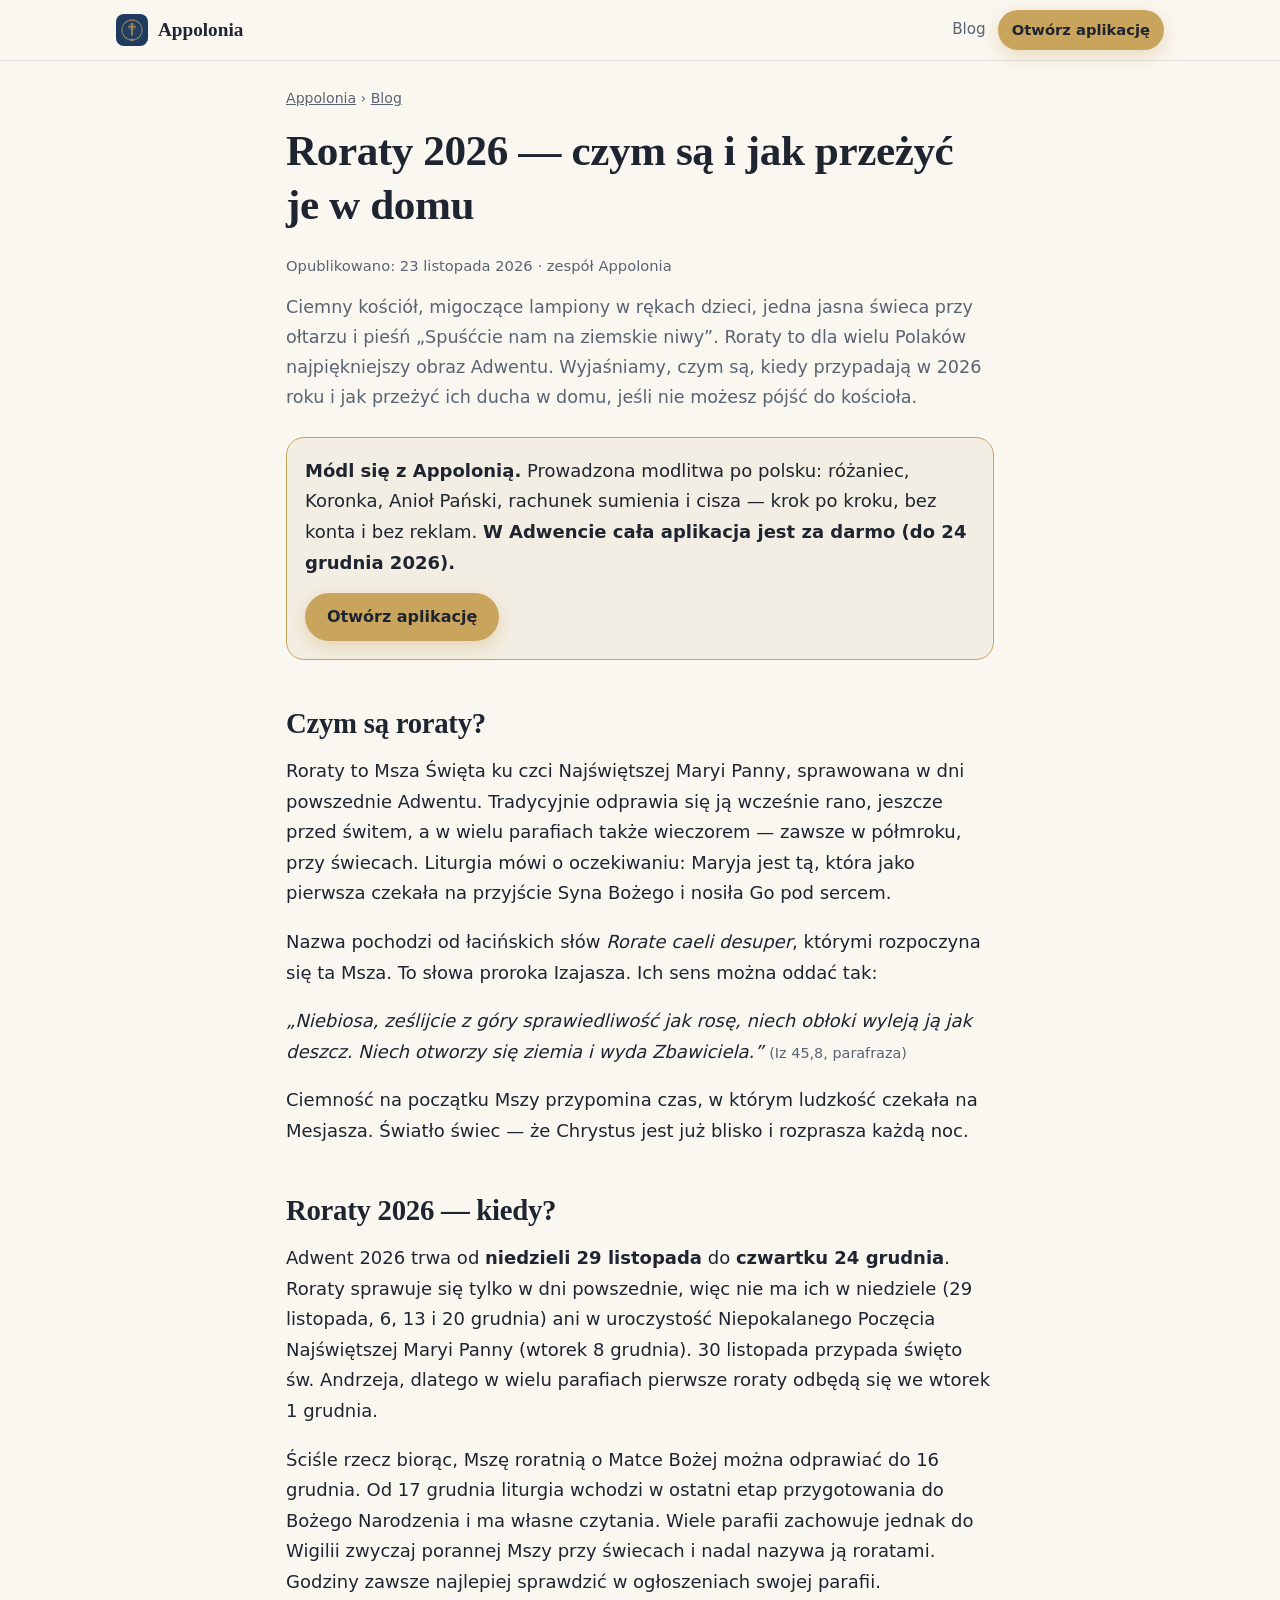
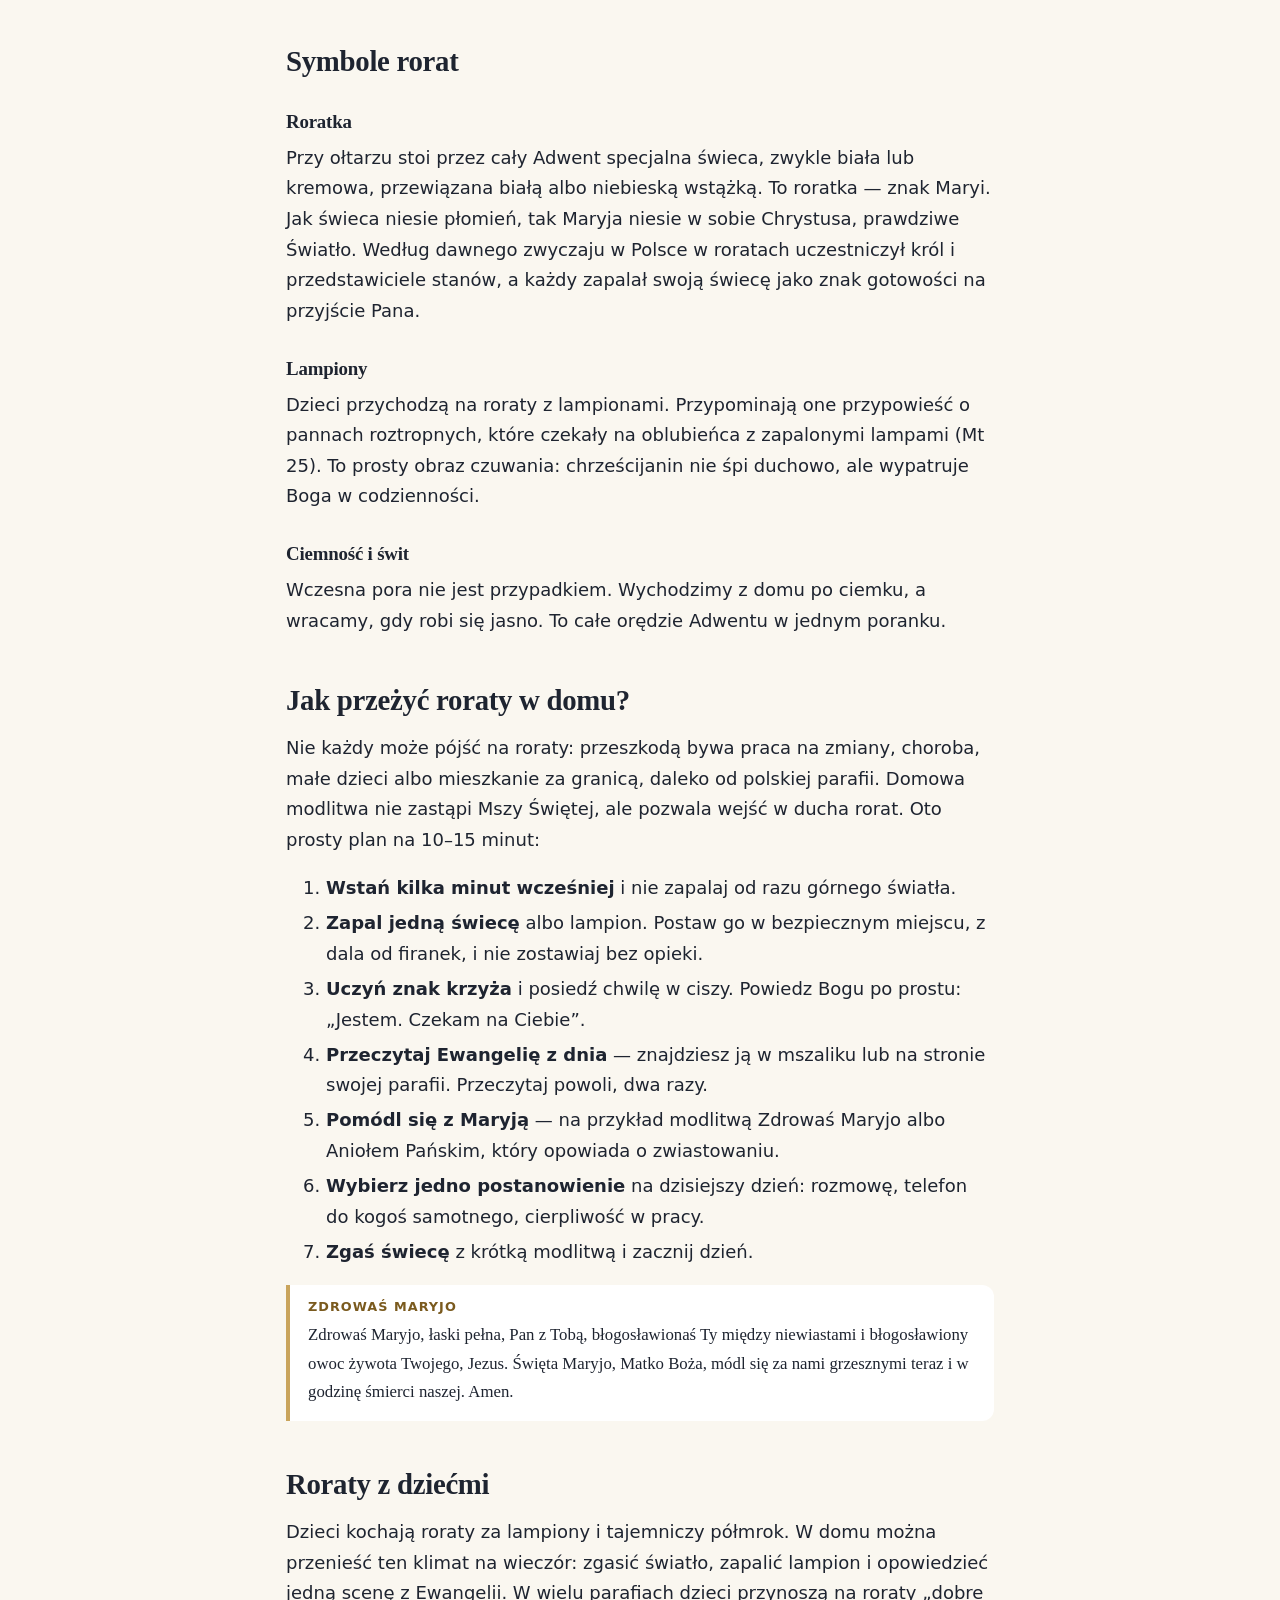
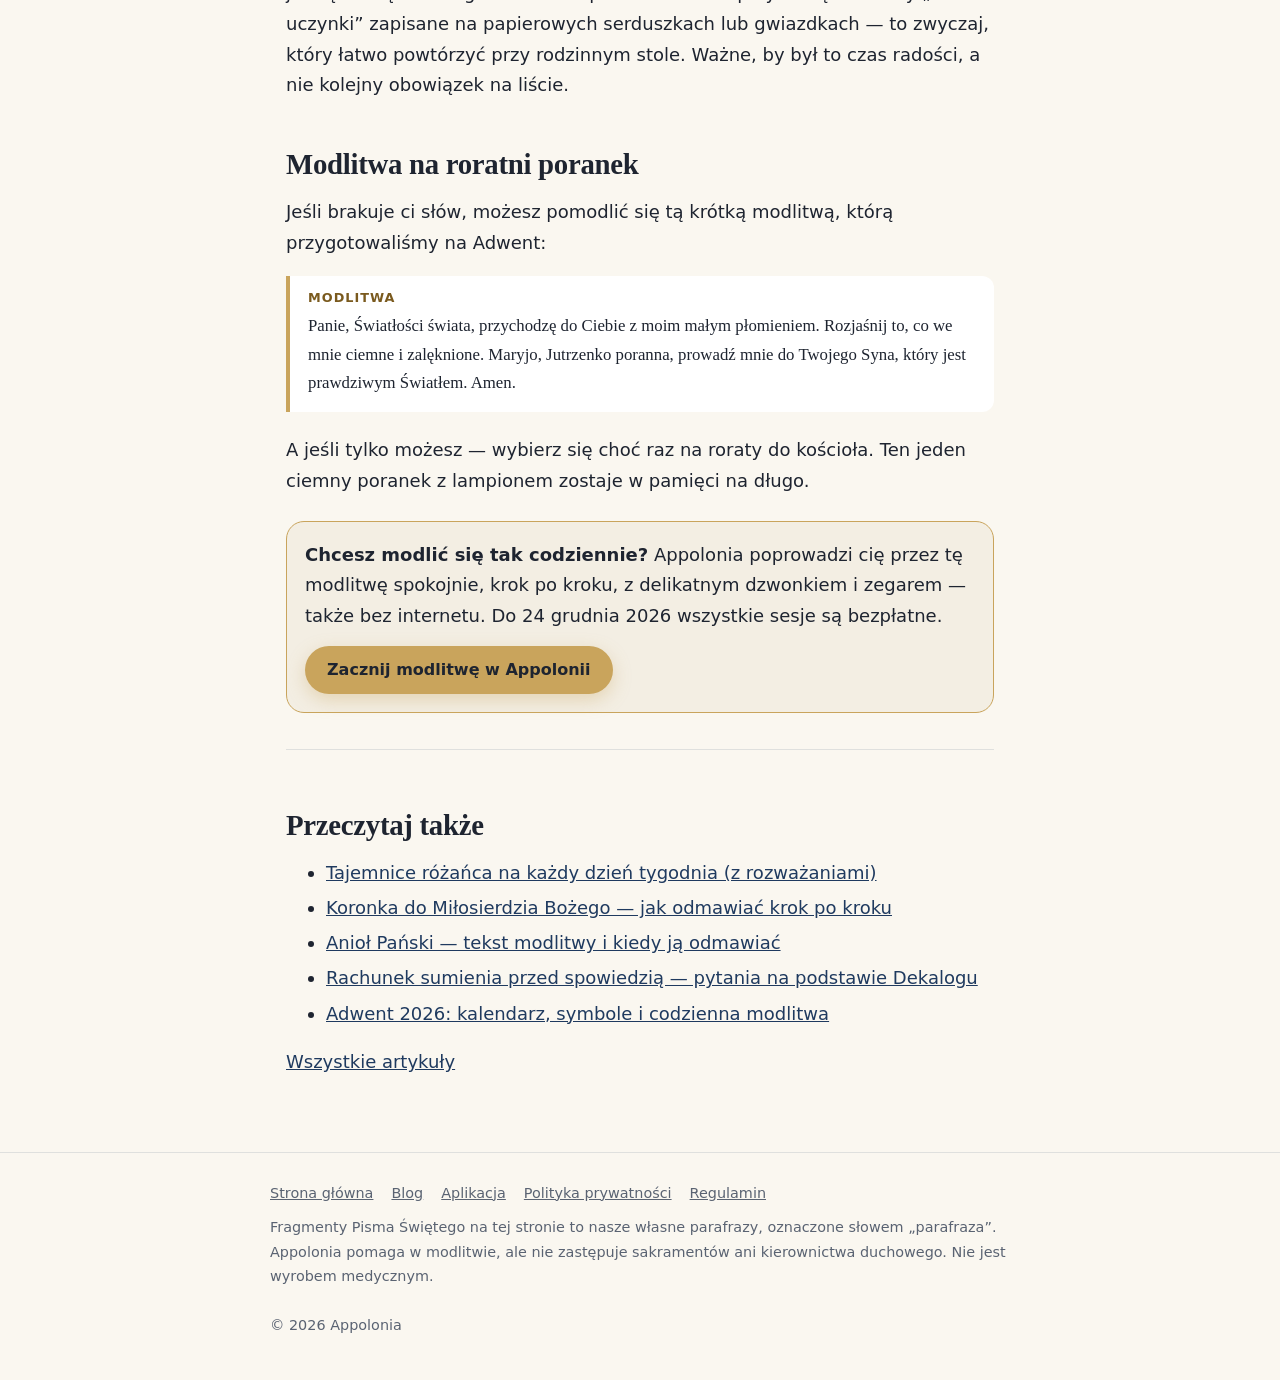
<file: site/blog/roraty-2026.html>
<!doctype html>
<html lang="pl">
<head>
<meta charset="utf-8">
<meta name="viewport" content="width=device-width, initial-scale=1, viewport-fit=cover">
<title>Roraty 2026 — czym są i jak przeżyć je w domu | Appolonia</title>
<meta name="description" content="Czym są roraty, co oznaczają roratka i lampion i kiedy są roraty w Adwencie 2026? Prosty plan, jak przeżyć poranną modlitwę roratnią w domu.">
<!-- https://zavattaro.github.io/appolonia/site: publiczny adres katalogu site/ — podmień: python3 scripts/set_base_url.py https://twoja-domena -->
<link rel="canonical" href="https://zavattaro.github.io/appolonia/site/blog/roraty-2026.html">
<meta name="theme-color" content="#1F3A5F" media="(prefers-color-scheme: light)">
<meta name="theme-color" content="#10161F" media="(prefers-color-scheme: dark)">
<meta name="color-scheme" content="light dark">
<meta property="og:type" content="article">
<meta property="og:locale" content="pl_PL">
<meta property="og:site_name" content="Appolonia">
<meta property="og:title" content="Roraty 2026 — czym są i jak przeżyć je w domu">
<meta property="og:description" content="Czym są roraty, co oznaczają roratka i lampion i kiedy są roraty w Adwencie 2026? Prosty plan, jak przeżyć poranną modlitwę roratnią w domu.">
<meta property="og:url" content="https://zavattaro.github.io/appolonia/site/blog/roraty-2026.html">
<meta property="og:image" content="https://zavattaro.github.io/appolonia/site/screenshots/og.png">
<meta name="twitter:card" content="summary_large_image">
<link rel="icon" type="image/png" sizes="192x192" href="../../icons/icon-192.png">
<link rel="apple-touch-icon" href="../../icons/apple-touch-icon.png">
<script type="application/ld+json">
{
 "@context": "https://schema.org",
 "@type": "Article",
 "headline": "Roraty 2026 — czym są i jak przeżyć je w domu",
 "description": "Czym są roraty, co oznaczają roratka i lampion i kiedy są roraty w Adwencie 2026? Prosty plan, jak przeżyć poranną modlitwę roratnią w domu.",
 "inLanguage": "pl",
 "datePublished": "2026-11-23",
 "dateModified": "2026-11-23",
 "author": {
  "@type": "Organization",
  "name": "Appolonia"
 },
 "publisher": {
  "@type": "Organization",
  "name": "Appolonia",
  "logo": {
   "@type": "ImageObject",
   "url": "https://zavattaro.github.io/appolonia/site/screenshots/og.png"
  }
 },
 "image": "https://zavattaro.github.io/appolonia/site/screenshots/og.png",
 "mainEntityOfPage": {
  "@type": "WebPage",
  "@id": "https://zavattaro.github.io/appolonia/site/blog/roraty-2026.html"
 }
}
</script>
<style>
:root{--primary:#1F3A5F;--accent:#C9A45C;--accent-ink:#7A5A1E;--bg:#FAF7F0;--bg-alt:#F3EEE3;--surface:#FFFFFF;--text:#1E2430;--muted:#5A6372;--line:rgba(31,58,95,.12);--shadow:0 10px 30px rgba(20,40,64,.10);--btn-text:#1E2430;
--serif:Georgia,'Iowan Old Style','Palatino Linotype',Palatino,'Book Antiqua','Times New Roman',serif;--sans:system-ui,-apple-system,'Segoe UI',Roboto,'Helvetica Neue',Arial,sans-serif;--r:18px}
@media (prefers-color-scheme: dark){:root{--primary:#8FB0D9;--accent:#D9B977;--accent-ink:#D9B977;--bg:#10161F;--bg-alt:#141C27;--surface:#1A2330;--text:#ECE8DF;--muted:#A9B1BD;--line:rgba(236,232,223,.10);--shadow:0 10px 30px rgba(0,0,0,.35);--btn-text:#10161F}}
*,*::before,*::after{box-sizing:border-box}
html{-webkit-text-size-adjust:100%}
body{margin:0;background:var(--bg);color:var(--text);font:18px/1.7 var(--sans);overflow-x:hidden}
a{color:var(--primary)}
:focus-visible{outline:3px solid var(--accent);outline-offset:3px}
.skip{position:absolute;left:-9999px}.skip:focus{left:12px;top:12px;z-index:9;background:var(--surface);padding:8px 12px;border-radius:8px}
h1,h2,h3{font-family:var(--serif);line-height:1.25;letter-spacing:-.01em;margin:1.6em 0 .5em}
h1{font-size:clamp(1.9rem,6vw,2.7rem);margin-top:.3em}
h2{font-size:clamp(1.4rem,4.4vw,1.8rem)}
h3{font-size:1.18rem}
p,ul,ol{margin:0 0 1em}
li{margin:.25em 0}
.top{position:sticky;top:0;z-index:5;background:var(--bg);border-bottom:1px solid var(--line)}
.top .in{max-width:1080px;margin:0 auto;padding:0 16px;display:flex;align-items:center;justify-content:space-between;height:60px;gap:12px}
.brand{display:flex;align-items:center;gap:10px;text-decoration:none;color:var(--text);font:700 1.2rem var(--serif)}
.brand img{width:32px;height:32px;border-radius:8px}
.top nav{display:flex;align-items:center;gap:6px}
.top nav a.link{text-decoration:none;color:var(--muted);font-size:.95rem;padding:8px 6px}
.btn{display:inline-flex;align-items:center;justify-content:center;text-align:center;min-height:48px;padding:12px 22px;border-radius:999px;font:600 1rem/1.2 var(--sans);text-decoration:none;background:var(--accent);color:var(--btn-text);box-shadow:0 6px 18px rgba(201,164,92,.35)}
.btn-sm{min-height:40px;padding:8px 14px;font-size:.92rem}
main{max-width:740px;margin:0 auto;padding:12px 16px 56px}
.crumbs{font-size:.88rem;color:var(--muted);margin:14px 0 0}
.crumbs a{color:var(--muted)}
.meta{color:var(--muted);font-size:.92rem}
.lead{font-size:1.1rem;color:var(--muted)}
.cta{background:var(--bg-alt);border:1px solid var(--accent);border-radius:var(--r);padding:18px 18px;margin:24px 0}
.cta p{margin:0 0 .8em}
.cta strong{color:var(--text)}
.prayer{margin:1em 0 1.4em;padding:14px 18px;background:var(--surface);border-left:4px solid var(--accent);border-radius:0 12px 12px 0;font-family:var(--serif);font-size:1.05rem}
.prayer p{margin:0}
.prayer .pt{font:700 .8rem/1.3 var(--sans);letter-spacing:.08em;text-transform:uppercase;color:var(--accent-ink);margin-bottom:.4em}
.para{font-style:italic}
.para cite{font-style:normal;color:var(--muted);font-size:.9rem;white-space:nowrap}
table{width:100%;border-collapse:collapse;margin:0 0 1.2em;font-size:.95rem;background:var(--surface);border-radius:12px;overflow:hidden}
th,td{text-align:left;padding:9px 10px;border-bottom:1px solid var(--line);vertical-align:top}
th{background:var(--bg-alt);font-weight:700}
.note{font-size:.92rem;color:var(--muted)}
.cards{list-style:none;padding:0;display:grid;gap:14px}
.cards li{margin:0}
.cards a{display:block;background:var(--surface);border:1px solid var(--line);border-radius:var(--r);padding:18px;text-decoration:none;color:var(--text)}
.cards h2{font-size:1.2rem;margin:0 0 .3em;color:var(--primary)}
.cards p{margin:0;color:var(--muted);font-size:.96rem}
.more{border-top:1px solid var(--line);margin-top:36px;padding-top:12px}
footer{border-top:1px solid var(--line);padding:28px 16px calc(28px + env(safe-area-inset-bottom));font-size:.9rem;color:var(--muted)}
footer .in{max-width:740px;margin:0 auto;display:grid;gap:10px}
footer nav{display:flex;flex-wrap:wrap;gap:6px 18px}
footer a{color:var(--muted)}
</style>
</head>
<body>
<a class="skip" href="#tresc">Przejdź do treści</a>
<header class="top"><div class="in">
<a class="brand" href="../index.html"><img src="../../icons/icon-192.png" alt="" width="32" height="32">Appolonia</a>
<nav aria-label="Nawigacja"><a class="link" href="index.html">Blog</a><a class="btn btn-sm" href="../../index.html">Otwórz aplikację</a></nav>
</div></header>
<main id="tresc">
<p class="crumbs"><a href="../index.html">Appolonia</a> › <a href="index.html">Blog</a></p>
<article>
<h1>Roraty 2026 — czym są i jak przeżyć je w domu</h1>
<p class="meta">Opublikowano: <time datetime="2026-11-23">23 listopada 2026</time> · zespół Appolonia</p>

<p class="lead">Ciemny kościół, migoczące lampiony w rękach dzieci, jedna jasna świeca przy ołtarzu i pieśń „Spuśćcie nam na ziemskie niwy”. Roraty to dla wielu Polaków najpiękniejszy obraz Adwentu. Wyjaśniamy, czym są, kiedy przypadają w 2026 roku i jak przeżyć ich ducha w domu, jeśli nie możesz pójść do kościoła.</p>
<aside class="cta" aria-label="Aplikacja Appolonia">
<p><strong>Módl się z Appolonią.</strong> Prowadzona modlitwa po polsku: różaniec, Koronka, Anioł Pański, rachunek sumienia i cisza — krok po kroku, bez konta i bez reklam. <strong>W Adwencie cała aplikacja jest za darmo (do 24 grudnia 2026).</strong></p>
<a class="btn" href="../../index.html">Otwórz aplikację</a>
</aside>

<h2>Czym są roraty?</h2>
<p>Roraty to Msza Święta ku czci Najświętszej Maryi Panny, sprawowana w dni powszednie Adwentu. Tradycyjnie odprawia się ją wcześnie rano, jeszcze przed świtem, a w wielu parafiach także wieczorem — zawsze w półmroku, przy świecach. Liturgia mówi o oczekiwaniu: Maryja jest tą, która jako pierwsza czekała na przyjście Syna Bożego i nosiła Go pod sercem.</p>
<p>Nazwa pochodzi od łacińskich słów <em>Rorate caeli desuper</em>, którymi rozpoczyna się ta Msza. To słowa proroka Izajasza. Ich sens można oddać tak:</p>
<p class="para">„Niebiosa, ześlijcie z góry sprawiedliwość jak rosę, niech obłoki wyleją ją jak deszcz. Niech otworzy się ziemia i wyda Zbawiciela.” <cite>(Iz 45,8, parafraza)</cite></p>
<p>Ciemność na początku Mszy przypomina czas, w którym ludzkość czekała na Mesjasza. Światło świec — że Chrystus jest już blisko i rozprasza każdą noc.</p>

<h2>Roraty 2026 — kiedy?</h2>
<p>Adwent 2026 trwa od <strong>niedzieli 29 listopada</strong> do <strong>czwartku 24 grudnia</strong>. Roraty sprawuje się tylko w dni powszednie, więc nie ma ich w niedziele (29 listopada, 6, 13 i 20 grudnia) ani w uroczystość Niepokalanego Poczęcia Najświętszej Maryi Panny (wtorek 8 grudnia). 30 listopada przypada święto św. Andrzeja, dlatego w wielu parafiach pierwsze roraty odbędą się we wtorek 1 grudnia.</p>
<p>Ściśle rzecz biorąc, Mszę roratnią o Matce Bożej można odprawiać do 16 grudnia. Od 17 grudnia liturgia wchodzi w ostatni etap przygotowania do Bożego Narodzenia i ma własne czytania. Wiele parafii zachowuje jednak do Wigilii zwyczaj porannej Mszy przy świecach i nadal nazywa ją roratami. Godziny zawsze najlepiej sprawdzić w ogłoszeniach swojej parafii.</p>

<h2>Symbole rorat</h2>
<h3>Roratka</h3>
<p>Przy ołtarzu stoi przez cały Adwent specjalna świeca, zwykle biała lub kremowa, przewiązana białą albo niebieską wstążką. To roratka — znak Maryi. Jak świeca niesie płomień, tak Maryja niesie w sobie Chrystusa, prawdziwe Światło. Według dawnego zwyczaju w Polsce w roratach uczestniczył król i przedstawiciele stanów, a każdy zapalał swoją świecę jako znak gotowości na przyjście Pana.</p>
<h3>Lampiony</h3>
<p>Dzieci przychodzą na roraty z lampionami. Przypominają one przypowieść o pannach roztropnych, które czekały na oblubieńca z zapalonymi lampami (Mt 25). To prosty obraz czuwania: chrześcijanin nie śpi duchowo, ale wypatruje Boga w codzienności.</p>
<h3>Ciemność i świt</h3>
<p>Wczesna pora nie jest przypadkiem. Wychodzimy z domu po ciemku, a wracamy, gdy robi się jasno. To całe orędzie Adwentu w jednym poranku.</p>

<h2>Jak przeżyć roraty w domu?</h2>
<p>Nie każdy może pójść na roraty: przeszkodą bywa praca na zmiany, choroba, małe dzieci albo mieszkanie za granicą, daleko od polskiej parafii. Domowa modlitwa nie zastąpi Mszy Świętej, ale pozwala wejść w ducha rorat. Oto prosty plan na 10–15 minut:</p>
<ol>
<li><strong>Wstań kilka minut wcześniej</strong> i nie zapalaj od razu górnego światła.</li>
<li><strong>Zapal jedną świecę</strong> albo lampion. Postaw go w bezpiecznym miejscu, z dala od firanek, i nie zostawiaj bez opieki.</li>
<li><strong>Uczyń znak krzyża</strong> i posiedź chwilę w ciszy. Powiedz Bogu po prostu: „Jestem. Czekam na Ciebie”.</li>
<li><strong>Przeczytaj Ewangelię z dnia</strong> — znajdziesz ją w mszaliku lub na stronie swojej parafii. Przeczytaj powoli, dwa razy.</li>
<li><strong>Pomódl się z Maryją</strong> — na przykład modlitwą Zdrowaś Maryjo albo Aniołem Pańskim, który opowiada o zwiastowaniu.</li>
<li><strong>Wybierz jedno postanowienie</strong> na dzisiejszy dzień: rozmowę, telefon do kogoś samotnego, cierpliwość w pracy.</li>
<li><strong>Zgaś świecę</strong> z krótką modlitwą i zacznij dzień.</li>
</ol>
<blockquote class="prayer"><p class="pt">Zdrowaś Maryjo</p><p>Zdrowaś Maryjo, łaski pełna, Pan z Tobą, błogosławionaś Ty między niewiastami i błogosławiony owoc żywota Twojego, Jezus. Święta Maryjo, Matko Boża, módl się za nami grzesznymi teraz i w godzinę śmierci naszej. Amen.</p></blockquote>

<h2>Roraty z dziećmi</h2>
<p>Dzieci kochają roraty za lampiony i tajemniczy półmrok. W domu można przenieść ten klimat na wieczór: zgasić światło, zapalić lampion i opowiedzieć jedną scenę z Ewangelii. W wielu parafiach dzieci przynoszą na roraty „dobre uczynki” zapisane na papierowych serduszkach lub gwiazdkach — to zwyczaj, który łatwo powtórzyć przy rodzinnym stole. Ważne, by był to czas radości, a nie kolejny obowiązek na liście.</p>

<h2>Modlitwa na roratni poranek</h2>
<p>Jeśli brakuje ci słów, możesz pomodlić się tą krótką modlitwą, którą przygotowaliśmy na Adwent:</p>
<blockquote class="prayer"><p class="pt">Modlitwa</p><p>Panie, Światłości świata, przychodzę do Ciebie z moim małym płomieniem. Rozjaśnij to, co we mnie ciemne i zalęknione. Maryjo, Jutrzenko poranna, prowadź mnie do Twojego Syna, który jest prawdziwym Światłem. Amen.</p></blockquote>
<p>A jeśli tylko możesz — wybierz się choć raz na roraty do kościoła. Ten jeden ciemny poranek z lampionem zostaje w pamięci na długo.</p>
<aside class="cta" aria-label="Aplikacja Appolonia">
<p><strong>Chcesz modlić się tak codziennie?</strong> Appolonia poprowadzi cię przez tę modlitwę spokojnie, krok po kroku, z delikatnym dzwonkiem i zegarem — także bez internetu. Do 24 grudnia 2026 wszystkie sesje są bezpłatne.</p>
<a class="btn" href="../../index.html">Zacznij modlitwę w Appolonii</a>
</aside>

</article>
<nav class="more" aria-label="Inne artykuły"><h2>Przeczytaj także</h2><ul><li><a href="tajemnice-rozanca.html">Tajemnice różańca na każdy dzień tygodnia (z rozważaniami)</a></li><li><a href="koronka-do-milosierdzia-bozego.html">Koronka do Miłosierdzia Bożego — jak odmawiać krok po kroku</a></li><li><a href="aniol-panski.html">Anioł Pański — tekst modlitwy i kiedy ją odmawiać</a></li><li><a href="rachunek-sumienia.html">Rachunek sumienia przed spowiedzią — pytania na podstawie Dekalogu</a></li><li><a href="adwent-2026.html">Adwent 2026: kalendarz, symbole i codzienna modlitwa</a></li></ul><p><a href="index.html">Wszystkie artykuły</a></p></nav>
</main>
<footer><div class="in">
<nav aria-label="Stopka"><a href="../index.html">Strona główna</a><a href="index.html">Blog</a><a href="../../index.html">Aplikacja</a><a href="../../legal/privacy.html">Polityka prywatności</a><a href="../../legal/terms.html">Regulamin</a></nav>
<p>Fragmenty Pisma Świętego na tej stronie to nasze własne parafrazy, oznaczone słowem „parafraza”. Appolonia pomaga w modlitwie, ale nie zastępuje sakramentów ani kierownictwa duchowego. Nie jest wyrobem medycznym.</p>
<p>© 2026 Appolonia</p>
</div></footer>
</body>
</html>
</file>
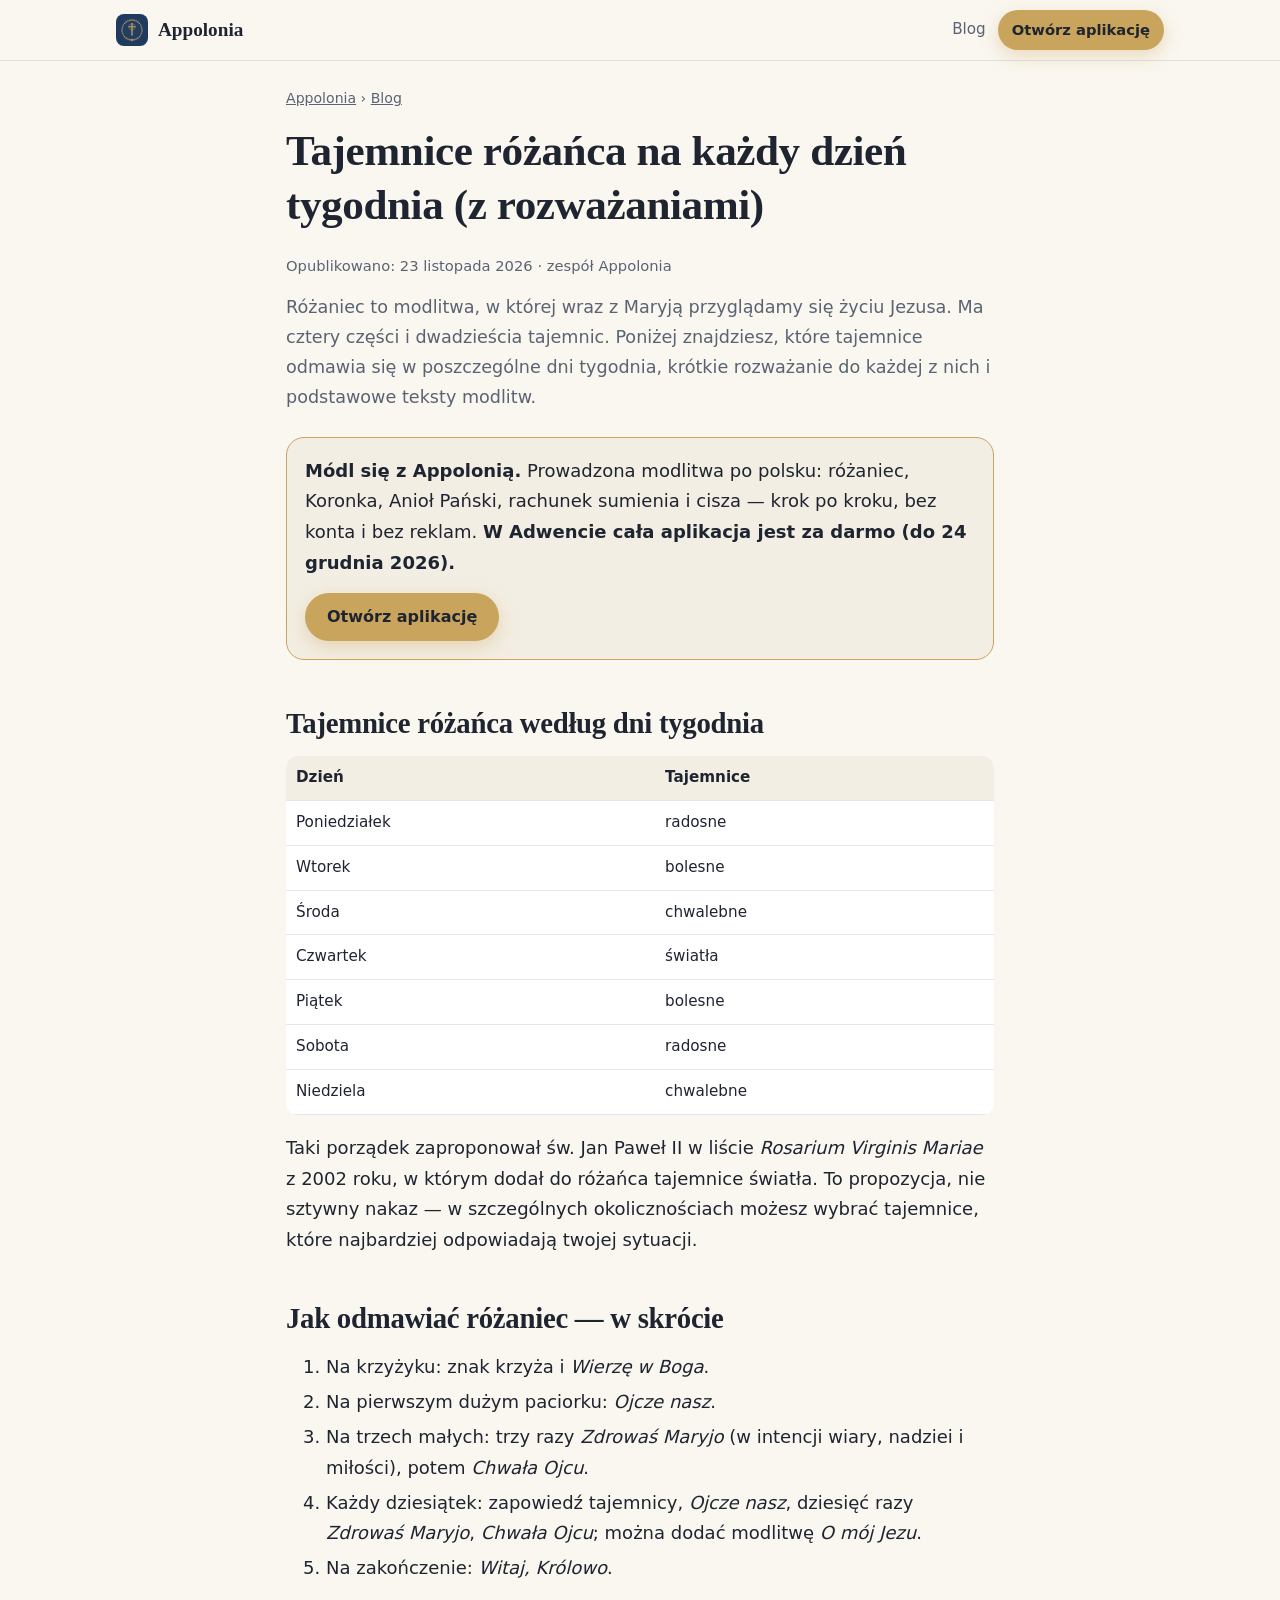
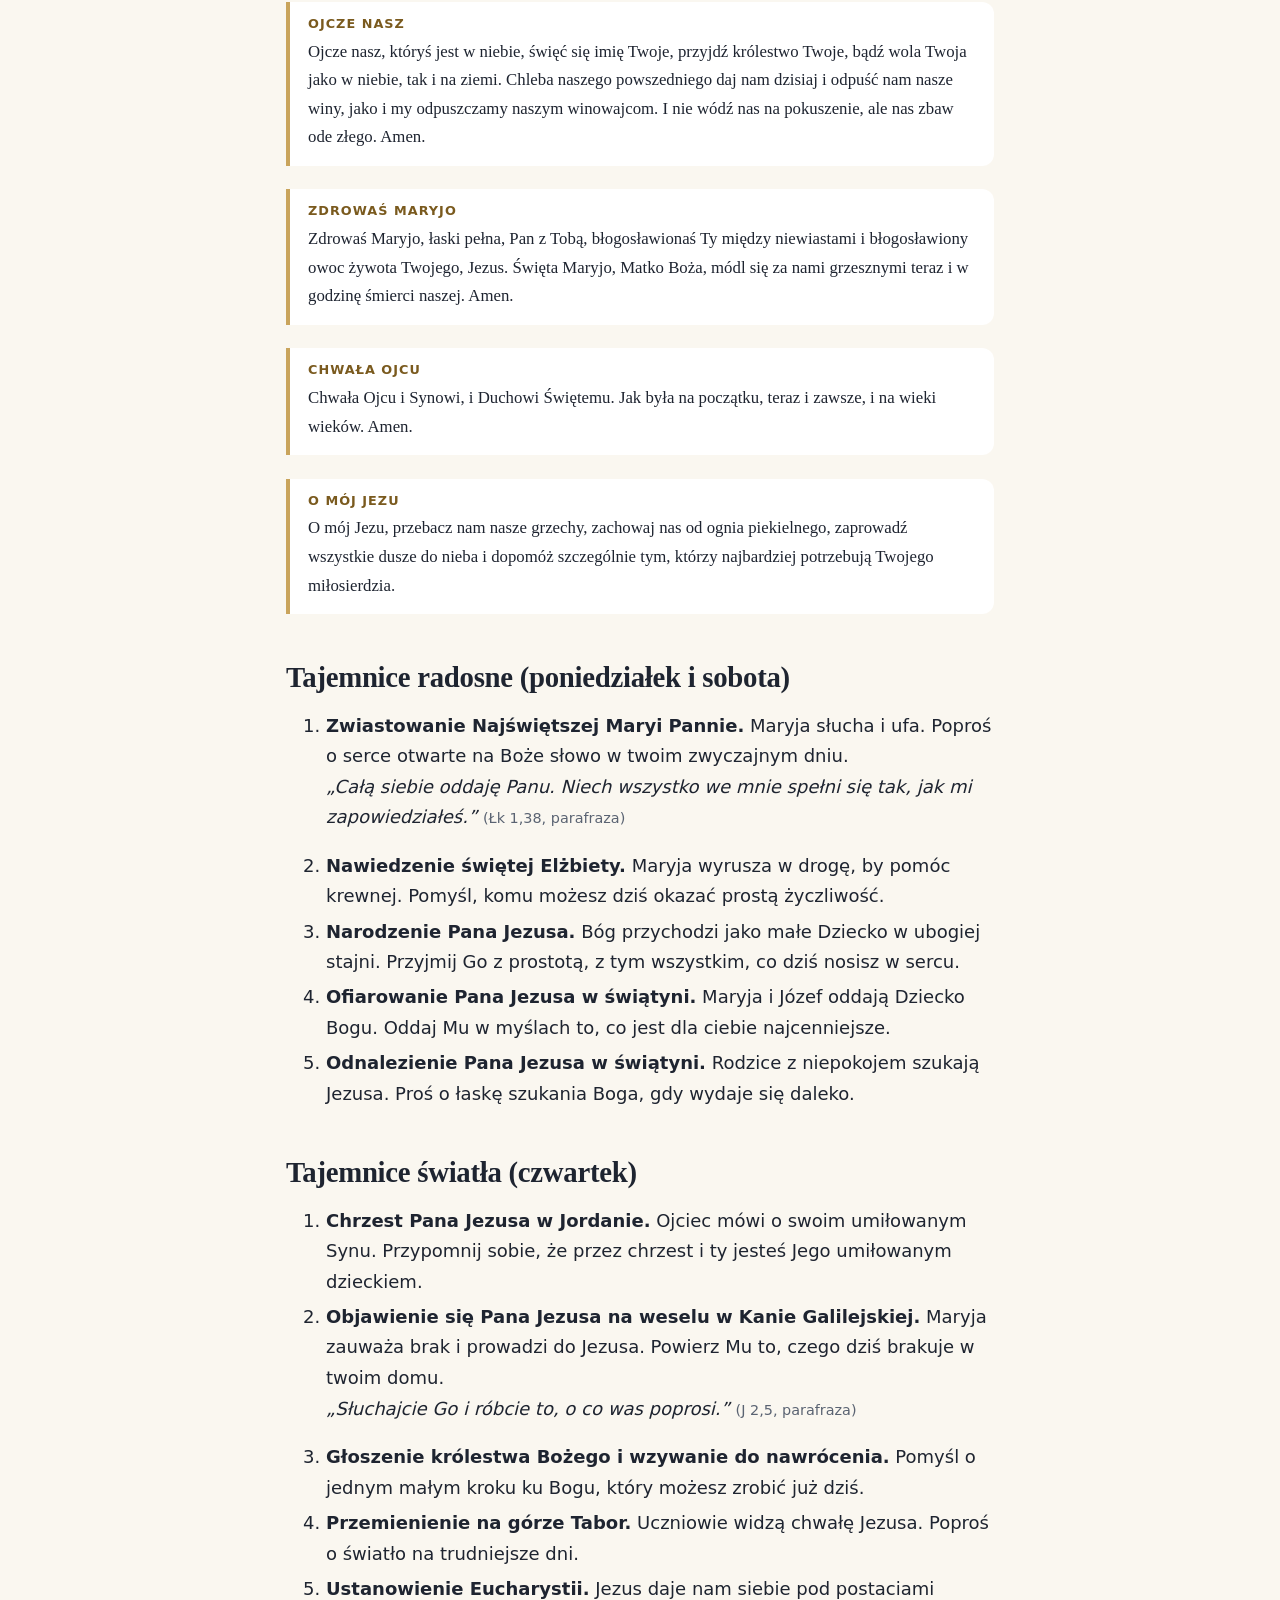
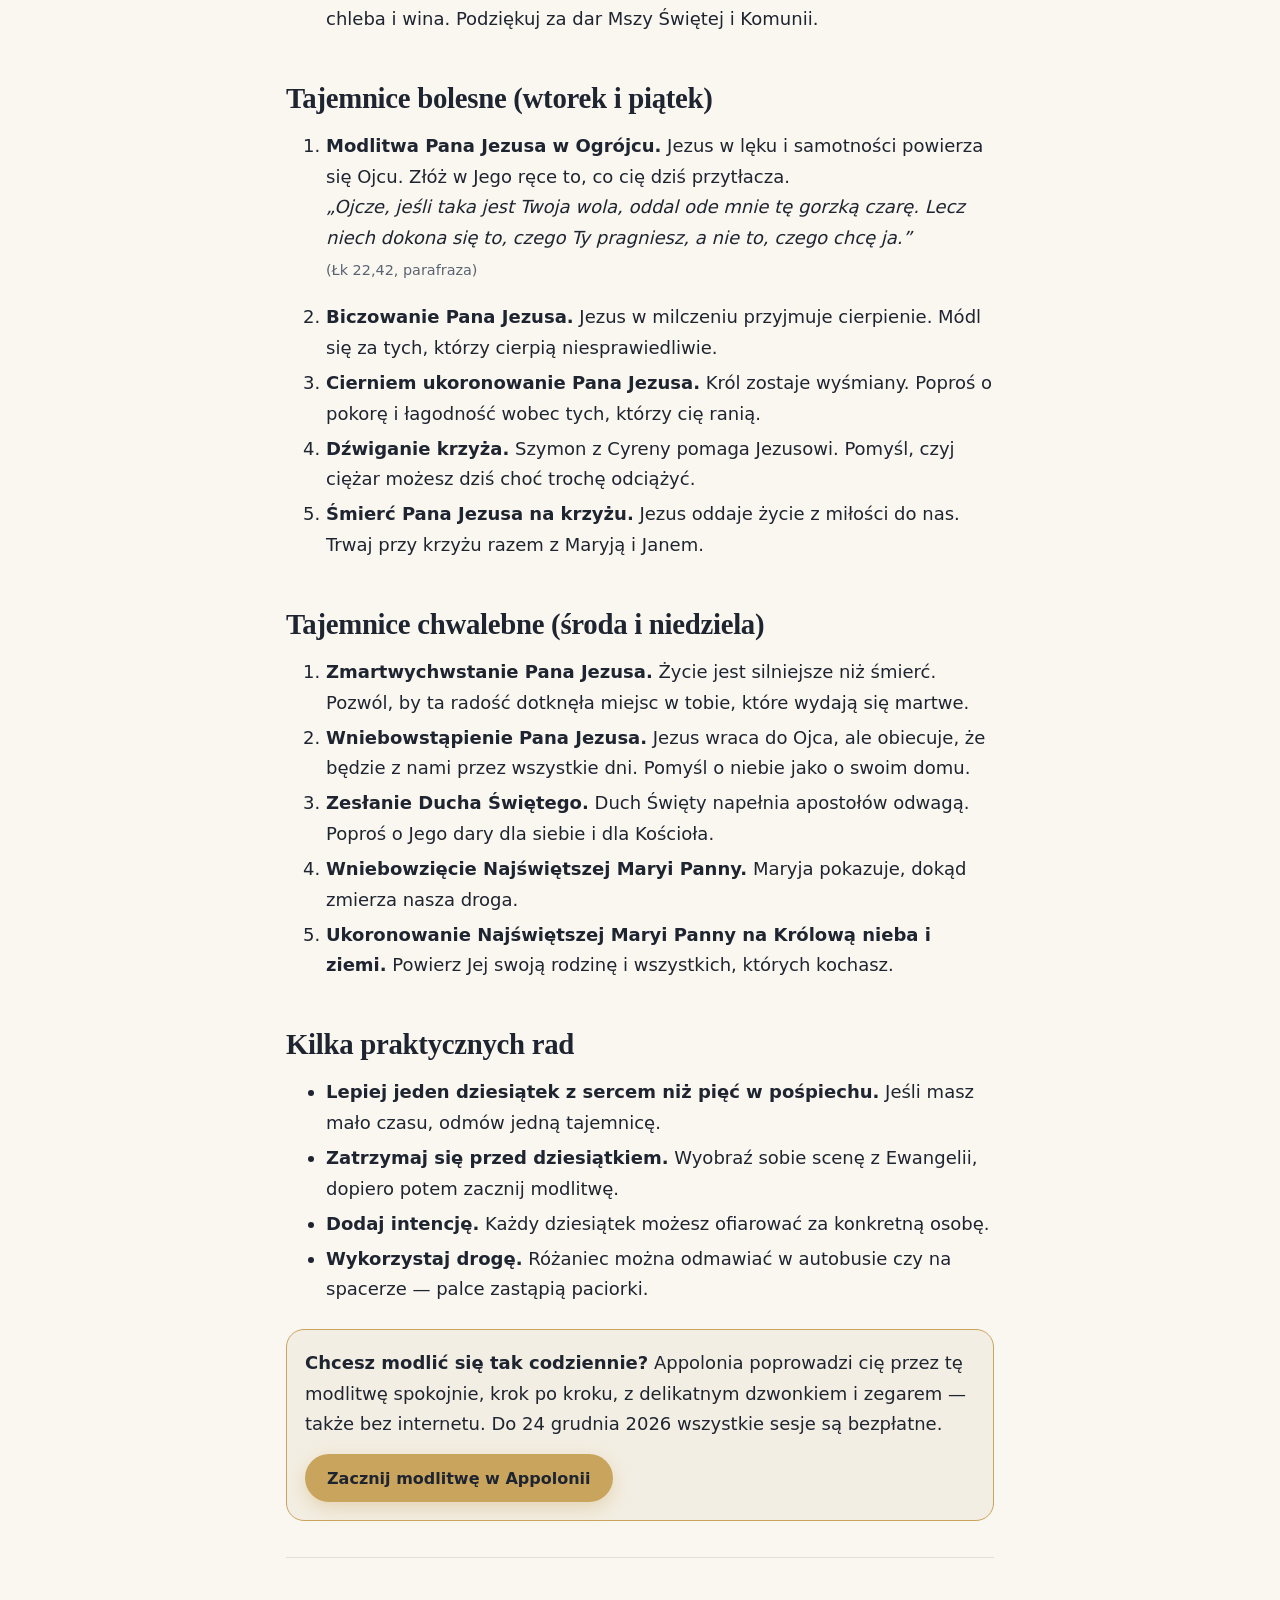
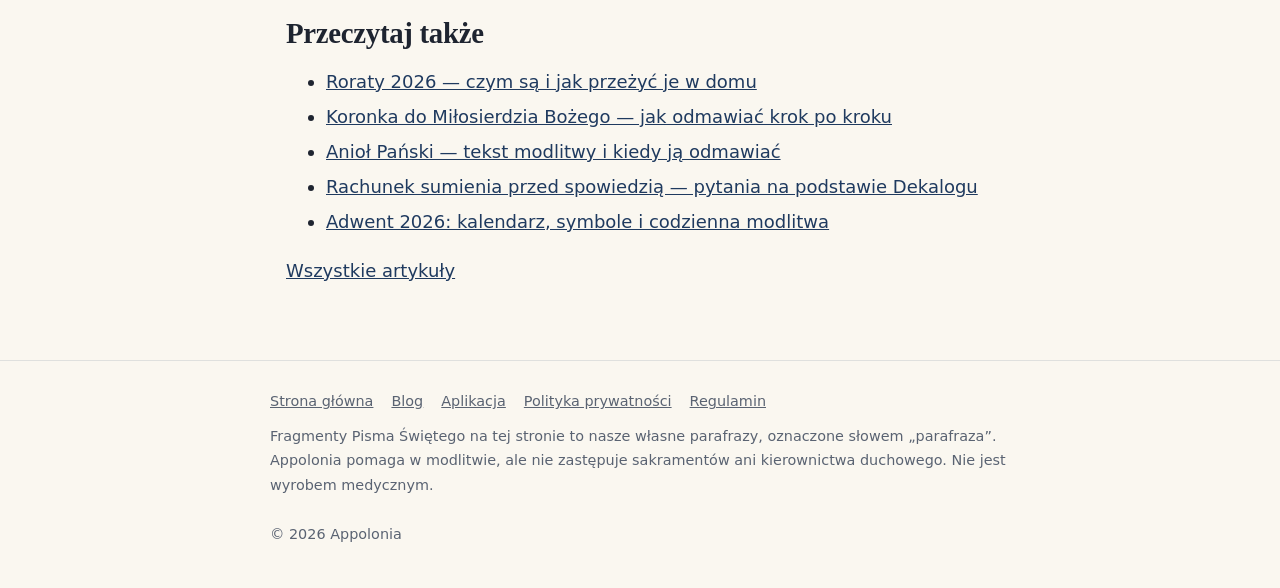
<file: site/blog/tajemnice-rozanca.html>
<!doctype html>
<html lang="pl">
<head>
<meta charset="utf-8">
<meta name="viewport" content="width=device-width, initial-scale=1, viewport-fit=cover">
<title>Tajemnice różańca na każdy dzień tygodnia (z rozważaniami) | Appolonia</title>
<meta name="description" content="Które tajemnice różańca odmawiać w poszczególne dni tygodnia? Wszystkie 20 tajemnic z krótkimi rozważaniami, tekstami modlitw i instrukcją.">
<!-- https://zavattaro.github.io/appolonia/site: publiczny adres katalogu site/ — podmień: python3 scripts/set_base_url.py https://twoja-domena -->
<link rel="canonical" href="https://zavattaro.github.io/appolonia/site/blog/tajemnice-rozanca.html">
<meta name="theme-color" content="#1F3A5F" media="(prefers-color-scheme: light)">
<meta name="theme-color" content="#10161F" media="(prefers-color-scheme: dark)">
<meta name="color-scheme" content="light dark">
<meta property="og:type" content="article">
<meta property="og:locale" content="pl_PL">
<meta property="og:site_name" content="Appolonia">
<meta property="og:title" content="Tajemnice różańca na każdy dzień tygodnia (z rozważaniami)">
<meta property="og:description" content="Które tajemnice różańca odmawiać w poszczególne dni tygodnia? Wszystkie 20 tajemnic z krótkimi rozważaniami, tekstami modlitw i instrukcją.">
<meta property="og:url" content="https://zavattaro.github.io/appolonia/site/blog/tajemnice-rozanca.html">
<meta property="og:image" content="https://zavattaro.github.io/appolonia/site/screenshots/og.png">
<meta name="twitter:card" content="summary_large_image">
<link rel="icon" type="image/png" sizes="192x192" href="../../icons/icon-192.png">
<link rel="apple-touch-icon" href="../../icons/apple-touch-icon.png">
<script type="application/ld+json">
{
 "@context": "https://schema.org",
 "@type": "Article",
 "headline": "Tajemnice różańca na każdy dzień tygodnia (z rozważaniami)",
 "description": "Które tajemnice różańca odmawiać w poszczególne dni tygodnia? Wszystkie 20 tajemnic z krótkimi rozważaniami, tekstami modlitw i instrukcją.",
 "inLanguage": "pl",
 "datePublished": "2026-11-23",
 "dateModified": "2026-11-23",
 "author": {
  "@type": "Organization",
  "name": "Appolonia"
 },
 "publisher": {
  "@type": "Organization",
  "name": "Appolonia",
  "logo": {
   "@type": "ImageObject",
   "url": "https://zavattaro.github.io/appolonia/site/screenshots/og.png"
  }
 },
 "image": "https://zavattaro.github.io/appolonia/site/screenshots/og.png",
 "mainEntityOfPage": {
  "@type": "WebPage",
  "@id": "https://zavattaro.github.io/appolonia/site/blog/tajemnice-rozanca.html"
 }
}
</script>
<style>
:root{--primary:#1F3A5F;--accent:#C9A45C;--accent-ink:#7A5A1E;--bg:#FAF7F0;--bg-alt:#F3EEE3;--surface:#FFFFFF;--text:#1E2430;--muted:#5A6372;--line:rgba(31,58,95,.12);--shadow:0 10px 30px rgba(20,40,64,.10);--btn-text:#1E2430;
--serif:Georgia,'Iowan Old Style','Palatino Linotype',Palatino,'Book Antiqua','Times New Roman',serif;--sans:system-ui,-apple-system,'Segoe UI',Roboto,'Helvetica Neue',Arial,sans-serif;--r:18px}
@media (prefers-color-scheme: dark){:root{--primary:#8FB0D9;--accent:#D9B977;--accent-ink:#D9B977;--bg:#10161F;--bg-alt:#141C27;--surface:#1A2330;--text:#ECE8DF;--muted:#A9B1BD;--line:rgba(236,232,223,.10);--shadow:0 10px 30px rgba(0,0,0,.35);--btn-text:#10161F}}
*,*::before,*::after{box-sizing:border-box}
html{-webkit-text-size-adjust:100%}
body{margin:0;background:var(--bg);color:var(--text);font:18px/1.7 var(--sans);overflow-x:hidden}
a{color:var(--primary)}
:focus-visible{outline:3px solid var(--accent);outline-offset:3px}
.skip{position:absolute;left:-9999px}.skip:focus{left:12px;top:12px;z-index:9;background:var(--surface);padding:8px 12px;border-radius:8px}
h1,h2,h3{font-family:var(--serif);line-height:1.25;letter-spacing:-.01em;margin:1.6em 0 .5em}
h1{font-size:clamp(1.9rem,6vw,2.7rem);margin-top:.3em}
h2{font-size:clamp(1.4rem,4.4vw,1.8rem)}
h3{font-size:1.18rem}
p,ul,ol{margin:0 0 1em}
li{margin:.25em 0}
.top{position:sticky;top:0;z-index:5;background:var(--bg);border-bottom:1px solid var(--line)}
.top .in{max-width:1080px;margin:0 auto;padding:0 16px;display:flex;align-items:center;justify-content:space-between;height:60px;gap:12px}
.brand{display:flex;align-items:center;gap:10px;text-decoration:none;color:var(--text);font:700 1.2rem var(--serif)}
.brand img{width:32px;height:32px;border-radius:8px}
.top nav{display:flex;align-items:center;gap:6px}
.top nav a.link{text-decoration:none;color:var(--muted);font-size:.95rem;padding:8px 6px}
.btn{display:inline-flex;align-items:center;justify-content:center;text-align:center;min-height:48px;padding:12px 22px;border-radius:999px;font:600 1rem/1.2 var(--sans);text-decoration:none;background:var(--accent);color:var(--btn-text);box-shadow:0 6px 18px rgba(201,164,92,.35)}
.btn-sm{min-height:40px;padding:8px 14px;font-size:.92rem}
main{max-width:740px;margin:0 auto;padding:12px 16px 56px}
.crumbs{font-size:.88rem;color:var(--muted);margin:14px 0 0}
.crumbs a{color:var(--muted)}
.meta{color:var(--muted);font-size:.92rem}
.lead{font-size:1.1rem;color:var(--muted)}
.cta{background:var(--bg-alt);border:1px solid var(--accent);border-radius:var(--r);padding:18px 18px;margin:24px 0}
.cta p{margin:0 0 .8em}
.cta strong{color:var(--text)}
.prayer{margin:1em 0 1.4em;padding:14px 18px;background:var(--surface);border-left:4px solid var(--accent);border-radius:0 12px 12px 0;font-family:var(--serif);font-size:1.05rem}
.prayer p{margin:0}
.prayer .pt{font:700 .8rem/1.3 var(--sans);letter-spacing:.08em;text-transform:uppercase;color:var(--accent-ink);margin-bottom:.4em}
.para{font-style:italic}
.para cite{font-style:normal;color:var(--muted);font-size:.9rem;white-space:nowrap}
table{width:100%;border-collapse:collapse;margin:0 0 1.2em;font-size:.95rem;background:var(--surface);border-radius:12px;overflow:hidden}
th,td{text-align:left;padding:9px 10px;border-bottom:1px solid var(--line);vertical-align:top}
th{background:var(--bg-alt);font-weight:700}
.note{font-size:.92rem;color:var(--muted)}
.cards{list-style:none;padding:0;display:grid;gap:14px}
.cards li{margin:0}
.cards a{display:block;background:var(--surface);border:1px solid var(--line);border-radius:var(--r);padding:18px;text-decoration:none;color:var(--text)}
.cards h2{font-size:1.2rem;margin:0 0 .3em;color:var(--primary)}
.cards p{margin:0;color:var(--muted);font-size:.96rem}
.more{border-top:1px solid var(--line);margin-top:36px;padding-top:12px}
footer{border-top:1px solid var(--line);padding:28px 16px calc(28px + env(safe-area-inset-bottom));font-size:.9rem;color:var(--muted)}
footer .in{max-width:740px;margin:0 auto;display:grid;gap:10px}
footer nav{display:flex;flex-wrap:wrap;gap:6px 18px}
footer a{color:var(--muted)}
</style>
</head>
<body>
<a class="skip" href="#tresc">Przejdź do treści</a>
<header class="top"><div class="in">
<a class="brand" href="../index.html"><img src="../../icons/icon-192.png" alt="" width="32" height="32">Appolonia</a>
<nav aria-label="Nawigacja"><a class="link" href="index.html">Blog</a><a class="btn btn-sm" href="../../index.html">Otwórz aplikację</a></nav>
</div></header>
<main id="tresc">
<p class="crumbs"><a href="../index.html">Appolonia</a> › <a href="index.html">Blog</a></p>
<article>
<h1>Tajemnice różańca na każdy dzień tygodnia (z rozważaniami)</h1>
<p class="meta">Opublikowano: <time datetime="2026-11-23">23 listopada 2026</time> · zespół Appolonia</p>

<p class="lead">Różaniec to modlitwa, w której wraz z Maryją przyglądamy się życiu Jezusa. Ma cztery części i dwadzieścia tajemnic. Poniżej znajdziesz, które tajemnice odmawia się w poszczególne dni tygodnia, krótkie rozważanie do każdej z nich i podstawowe teksty modlitw.</p>
<aside class="cta" aria-label="Aplikacja Appolonia">
<p><strong>Módl się z Appolonią.</strong> Prowadzona modlitwa po polsku: różaniec, Koronka, Anioł Pański, rachunek sumienia i cisza — krok po kroku, bez konta i bez reklam. <strong>W Adwencie cała aplikacja jest za darmo (do 24 grudnia 2026).</strong></p>
<a class="btn" href="../../index.html">Otwórz aplikację</a>
</aside>

<h2>Tajemnice różańca według dni tygodnia</h2>
<table>
<thead><tr><th>Dzień</th><th>Tajemnice</th></tr></thead>
<tbody>
<tr><td>Poniedziałek</td><td>radosne</td></tr>
<tr><td>Wtorek</td><td>bolesne</td></tr>
<tr><td>Środa</td><td>chwalebne</td></tr>
<tr><td>Czwartek</td><td>światła</td></tr>
<tr><td>Piątek</td><td>bolesne</td></tr>
<tr><td>Sobota</td><td>radosne</td></tr>
<tr><td>Niedziela</td><td>chwalebne</td></tr>
</tbody>
</table>
<p>Taki porządek zaproponował św. Jan Paweł II w liście <em>Rosarium Virginis Mariae</em> z 2002 roku, w którym dodał do różańca tajemnice światła. To propozycja, nie sztywny nakaz — w szczególnych okolicznościach możesz wybrać tajemnice, które najbardziej odpowiadają twojej sytuacji.</p>

<h2>Jak odmawiać różaniec — w skrócie</h2>
<ol>
<li>Na krzyżyku: znak krzyża i <em>Wierzę w Boga</em>.</li>
<li>Na pierwszym dużym paciorku: <em>Ojcze nasz</em>.</li>
<li>Na trzech małych: trzy razy <em>Zdrowaś Maryjo</em> (w intencji wiary, nadziei i miłości), potem <em>Chwała Ojcu</em>.</li>
<li>Każdy dziesiątek: zapowiedź tajemnicy, <em>Ojcze nasz</em>, dziesięć razy <em>Zdrowaś Maryjo</em>, <em>Chwała Ojcu</em>; można dodać modlitwę <em>O mój Jezu</em>.</li>
<li>Na zakończenie: <em>Witaj, Królowo</em>.</li>
</ol>
<blockquote class="prayer"><p class="pt">Ojcze nasz</p><p>Ojcze nasz, któryś jest w niebie, święć się imię Twoje, przyjdź królestwo Twoje, bądź wola Twoja jako w niebie, tak i na ziemi. Chleba naszego powszedniego daj nam dzisiaj i odpuść nam nasze winy, jako i my odpuszczamy naszym winowajcom. I nie wódź nas na pokuszenie, ale nas zbaw ode złego. Amen.</p></blockquote>
<blockquote class="prayer"><p class="pt">Zdrowaś Maryjo</p><p>Zdrowaś Maryjo, łaski pełna, Pan z Tobą, błogosławionaś Ty między niewiastami i błogosławiony owoc żywota Twojego, Jezus. Święta Maryjo, Matko Boża, módl się za nami grzesznymi teraz i w godzinę śmierci naszej. Amen.</p></blockquote>
<blockquote class="prayer"><p class="pt">Chwała Ojcu</p><p>Chwała Ojcu i Synowi, i Duchowi Świętemu. Jak była na początku, teraz i zawsze, i na wieki wieków. Amen.</p></blockquote>
<blockquote class="prayer"><p class="pt">O mój Jezu</p><p>O mój Jezu, przebacz nam nasze grzechy, zachowaj nas od ognia piekielnego, zaprowadź wszystkie dusze do nieba i dopomóż szczególnie tym, którzy najbardziej potrzebują Twojego miłosierdzia.</p></blockquote>

<h2>Tajemnice radosne (poniedziałek i sobota)</h2>
<ol>
<li><strong>Zwiastowanie Najświętszej Maryi Pannie.</strong> Maryja słucha i ufa. Poproś o serce otwarte na Boże słowo w twoim zwyczajnym dniu.
<p class="para">„Całą siebie oddaję Panu. Niech wszystko we mnie spełni się tak, jak mi zapowiedziałeś.” <cite>(Łk 1,38, parafraza)</cite></p></li>
<li><strong>Nawiedzenie świętej Elżbiety.</strong> Maryja wyrusza w drogę, by pomóc krewnej. Pomyśl, komu możesz dziś okazać prostą życzliwość.</li>
<li><strong>Narodzenie Pana Jezusa.</strong> Bóg przychodzi jako małe Dziecko w ubogiej stajni. Przyjmij Go z prostotą, z tym wszystkim, co dziś nosisz w sercu.</li>
<li><strong>Ofiarowanie Pana Jezusa w świątyni.</strong> Maryja i Józef oddają Dziecko Bogu. Oddaj Mu w myślach to, co jest dla ciebie najcenniejsze.</li>
<li><strong>Odnalezienie Pana Jezusa w świątyni.</strong> Rodzice z niepokojem szukają Jezusa. Proś o łaskę szukania Boga, gdy wydaje się daleko.</li>
</ol>

<h2>Tajemnice światła (czwartek)</h2>
<ol>
<li><strong>Chrzest Pana Jezusa w Jordanie.</strong> Ojciec mówi o swoim umiłowanym Synu. Przypomnij sobie, że przez chrzest i ty jesteś Jego umiłowanym dzieckiem.</li>
<li><strong>Objawienie się Pana Jezusa na weselu w Kanie Galilejskiej.</strong> Maryja zauważa brak i prowadzi do Jezusa. Powierz Mu to, czego dziś brakuje w twoim domu.
<p class="para">„Słuchajcie Go i róbcie to, o co was poprosi.” <cite>(J 2,5, parafraza)</cite></p></li>
<li><strong>Głoszenie królestwa Bożego i wzywanie do nawrócenia.</strong> Pomyśl o jednym małym kroku ku Bogu, który możesz zrobić już dziś.</li>
<li><strong>Przemienienie na górze Tabor.</strong> Uczniowie widzą chwałę Jezusa. Poproś o światło na trudniejsze dni.</li>
<li><strong>Ustanowienie Eucharystii.</strong> Jezus daje nam siebie pod postaciami chleba i wina. Podziękuj za dar Mszy Świętej i Komunii.</li>
</ol>

<h2>Tajemnice bolesne (wtorek i piątek)</h2>
<ol>
<li><strong>Modlitwa Pana Jezusa w Ogrójcu.</strong> Jezus w lęku i samotności powierza się Ojcu. Złóż w Jego ręce to, co cię dziś przytłacza.
<p class="para">„Ojcze, jeśli taka jest Twoja wola, oddal ode mnie tę gorzką czarę. Lecz niech dokona się to, czego Ty pragniesz, a nie to, czego chcę ja.” <cite>(Łk 22,42, parafraza)</cite></p></li>
<li><strong>Biczowanie Pana Jezusa.</strong> Jezus w milczeniu przyjmuje cierpienie. Módl się za tych, którzy cierpią niesprawiedliwie.</li>
<li><strong>Cierniem ukoronowanie Pana Jezusa.</strong> Król zostaje wyśmiany. Poproś o pokorę i łagodność wobec tych, którzy cię ranią.</li>
<li><strong>Dźwiganie krzyża.</strong> Szymon z Cyreny pomaga Jezusowi. Pomyśl, czyj ciężar możesz dziś choć trochę odciążyć.</li>
<li><strong>Śmierć Pana Jezusa na krzyżu.</strong> Jezus oddaje życie z miłości do nas. Trwaj przy krzyżu razem z Maryją i Janem.</li>
</ol>

<h2>Tajemnice chwalebne (środa i niedziela)</h2>
<ol>
<li><strong>Zmartwychwstanie Pana Jezusa.</strong> Życie jest silniejsze niż śmierć. Pozwól, by ta radość dotknęła miejsc w tobie, które wydają się martwe.</li>
<li><strong>Wniebowstąpienie Pana Jezusa.</strong> Jezus wraca do Ojca, ale obiecuje, że będzie z nami przez wszystkie dni. Pomyśl o niebie jako o swoim domu.</li>
<li><strong>Zesłanie Ducha Świętego.</strong> Duch Święty napełnia apostołów odwagą. Poproś o Jego dary dla siebie i dla Kościoła.</li>
<li><strong>Wniebowzięcie Najświętszej Maryi Panny.</strong> Maryja pokazuje, dokąd zmierza nasza droga.</li>
<li><strong>Ukoronowanie Najświętszej Maryi Panny na Królową nieba i ziemi.</strong> Powierz Jej swoją rodzinę i wszystkich, których kochasz.</li>
</ol>

<h2>Kilka praktycznych rad</h2>
<ul>
<li><strong>Lepiej jeden dziesiątek z sercem niż pięć w pośpiechu.</strong> Jeśli masz mało czasu, odmów jedną tajemnicę.</li>
<li><strong>Zatrzymaj się przed dziesiątkiem.</strong> Wyobraź sobie scenę z Ewangelii, dopiero potem zacznij modlitwę.</li>
<li><strong>Dodaj intencję.</strong> Każdy dziesiątek możesz ofiarować za konkretną osobę.</li>
<li><strong>Wykorzystaj drogę.</strong> Różaniec można odmawiać w autobusie czy na spacerze — palce zastąpią paciorki.</li>
</ul>
<aside class="cta" aria-label="Aplikacja Appolonia">
<p><strong>Chcesz modlić się tak codziennie?</strong> Appolonia poprowadzi cię przez tę modlitwę spokojnie, krok po kroku, z delikatnym dzwonkiem i zegarem — także bez internetu. Do 24 grudnia 2026 wszystkie sesje są bezpłatne.</p>
<a class="btn" href="../../index.html">Zacznij modlitwę w Appolonii</a>
</aside>

</article>
<nav class="more" aria-label="Inne artykuły"><h2>Przeczytaj także</h2><ul><li><a href="roraty-2026.html">Roraty 2026 — czym są i jak przeżyć je w domu</a></li><li><a href="koronka-do-milosierdzia-bozego.html">Koronka do Miłosierdzia Bożego — jak odmawiać krok po kroku</a></li><li><a href="aniol-panski.html">Anioł Pański — tekst modlitwy i kiedy ją odmawiać</a></li><li><a href="rachunek-sumienia.html">Rachunek sumienia przed spowiedzią — pytania na podstawie Dekalogu</a></li><li><a href="adwent-2026.html">Adwent 2026: kalendarz, symbole i codzienna modlitwa</a></li></ul><p><a href="index.html">Wszystkie artykuły</a></p></nav>
</main>
<footer><div class="in">
<nav aria-label="Stopka"><a href="../index.html">Strona główna</a><a href="index.html">Blog</a><a href="../../index.html">Aplikacja</a><a href="../../legal/privacy.html">Polityka prywatności</a><a href="../../legal/terms.html">Regulamin</a></nav>
<p>Fragmenty Pisma Świętego na tej stronie to nasze własne parafrazy, oznaczone słowem „parafraza”. Appolonia pomaga w modlitwie, ale nie zastępuje sakramentów ani kierownictwa duchowego. Nie jest wyrobem medycznym.</p>
<p>© 2026 Appolonia</p>
</div></footer>
</body>
</html>
</file>
<file: css/app.css>
/* Appolonia — style. Kolory nadpisywane z config/brand.json (js/app.js → applyBrand). */
:root {
  --primary: #1F3A5F;
  --primary-dark: #142840;
  --accent: #C9A45C;
  --bg: #FAF7F0;
  --surface: #FFFFFF;
  --text: #1E2430;
  --muted: #5A6372;
  --on-primary: #FFFFFF;
  --line: color-mix(in srgb, var(--text) 12%, transparent);
  --soft: color-mix(in srgb, var(--primary) 8%, var(--surface));
  --gold-soft: color-mix(in srgb, var(--accent) 18%, var(--surface));
  --danger: #9B2C2C;
  --font: Georgia, 'Iowan Old Style', 'Palatino Linotype', 'Times New Roman', serif;
  --ui-font: system-ui, -apple-system, 'Segoe UI', Roboto, 'Helvetica Neue', Arial, sans-serif;
  --radius: 16px;
  --shadow: 0 1px 2px rgba(20, 30, 50, .06), 0 6px 20px rgba(20, 30, 50, .07);
  --tabbar-h: 64px;
  color-scheme: light dark;
}
@media (prefers-color-scheme: dark) {
  :root {
    --primary: #8FB0D9;
    --primary-dark: #0E1A2B;
    --accent: #D9B977;
    --bg: #10161F;
    --surface: #1A2330;
    --text: #ECE8DF;
    --muted: #A9B1BD;
    --on-primary: #0E1A2B;
    --danger: #F2A1A1;
    --shadow: 0 1px 2px rgba(0, 0, 0, .3), 0 6px 20px rgba(0, 0, 0, .25);
  }
}

html { font-size: 17px; -webkit-text-size-adjust: 100%; }
html.text-s { font-size: 15px; }
html.text-m { font-size: 17px; }
html.text-l { font-size: 20px; }

*, *::before, *::after { box-sizing: border-box; }
body {
  margin: 0;
  min-height: 100vh;
  background: var(--bg);
  color: var(--text);
  font-family: var(--ui-font);
  line-height: 1.5;
  -webkit-font-smoothing: antialiased;
}
body.has-tabbar main { padding-bottom: calc(var(--tabbar-h) + 24px + env(safe-area-inset-bottom)); }

main {
  max-width: 680px;
  margin: 0 auto;
  padding: calc(16px + env(safe-area-inset-top)) 16px 32px;
  outline: none;
}
h1, h2, h3, .serif { font-family: var(--font); font-weight: 600; letter-spacing: .005em; }
h1 { font-size: 1.75rem; line-height: 1.2; margin: .4em 0 .3em; color: var(--text); }
h2 { font-size: 1.25rem; margin: 1.6em 0 .6em; }
h3 { font-size: 1.05rem; margin: 0 0 .2em; }
p { margin: .4em 0 .8em; }
a { color: var(--primary); text-underline-offset: 3px; }
.muted { color: var(--muted); }
.small { font-size: .875rem; }
.center { text-align: center; }
.sr-only {
  position: absolute !important; width: 1px; height: 1px; padding: 0; margin: -1px;
  overflow: hidden; clip: rect(0 0 0 0); white-space: nowrap; border: 0;
}
.skip-link { position: absolute; left: -9999px; top: 8px; z-index: 100; background: var(--surface); padding: 8px 12px; border-radius: 8px; }
.skip-link:focus { left: 8px; }

:focus-visible {
  outline: 3px solid var(--accent);
  outline-offset: 2px;
  border-radius: 6px;
}
@media (prefers-color-scheme: light) { :focus-visible { outline-color: #A87B22; } }

/* Przyciski */
.btn {
  display: inline-flex; align-items: center; justify-content: center; gap: .5em;
  min-height: 48px; min-width: 44px;
  padding: .7em 1.4em;
  border: 0; border-radius: 999px;
  background: var(--primary); color: var(--on-primary);
  font: 600 1rem var(--ui-font);
  text-decoration: none; cursor: pointer;
  transition: transform .08s ease, filter .15s ease, background .15s ease;
}
.btn:hover { filter: brightness(1.08); }
.btn:active { transform: scale(.98); }
.btn[disabled], .btn[aria-disabled="true"] { opacity: .5; cursor: not-allowed; filter: none; }
.btn.block { display: flex; width: 100%; }
.btn.secondary { background: transparent; color: var(--primary); box-shadow: inset 0 0 0 2px var(--primary); }
.btn.ghost { background: transparent; color: var(--text); }
.btn.gold { background: var(--accent); color: #1E1A10; }
.btn.danger { background: var(--danger); color: #fff; }
@media (prefers-color-scheme: dark) { .btn.danger { color: #1A0D0D; } }
.btn-row { display: flex; gap: 12px; flex-wrap: wrap; margin: 16px 0; }
.btn-row > .btn { flex: 1 1 auto; }

.icon-btn {
  display: inline-flex; align-items: center; justify-content: center;
  width: 48px; height: 48px; border-radius: 50%;
  border: 0; background: var(--soft); color: var(--text);
  font-size: 1.3rem; cursor: pointer; line-height: 1;
  flex: 0 0 auto;
}
.icon-btn.big { width: 72px; height: 72px; font-size: 1.8rem; background: var(--primary); color: var(--on-primary); }
.icon-btn { font-variant-emoji: text; }
.icon-btn.fav[aria-pressed="true"] { color: #B83A4B; background: var(--gold-soft); }
@media (prefers-color-scheme: dark) { .icon-btn.fav[aria-pressed="true"] { color: #FF8C9C; } }
.icon-btn:disabled { opacity: .4; cursor: default; }

/* Karty */
.card {
  background: var(--surface);
  border-radius: var(--radius);
  box-shadow: var(--shadow);
  padding: 16px;
  margin: 12px 0;
}
a.card, button.card {
  display: block; width: 100%; text-align: left; color: inherit; text-decoration: none;
  border: 0; font: inherit; cursor: pointer;
}
a.card:hover, button.card:hover { box-shadow: var(--shadow), 0 0 0 2px color-mix(in srgb, var(--accent) 50%, transparent); }

.card.session-card { display: flex; gap: 14px; align-items: center; min-height: 72px; }
.session-card .emoji {
  flex: 0 0 48px; height: 48px; border-radius: 12px; display: grid; place-items: center;
  background: var(--gold-soft); font-size: 1.5rem;
}
.session-card .body { flex: 1 1 auto; min-width: 0; }
.session-card .meta { color: var(--muted); font-size: .875rem; }
.session-card .lock { font-size: 1.1rem; }

.hero {
  background: linear-gradient(150deg, var(--primary) 0%, var(--primary-dark) 100%);
  color: #fff;
  border-radius: 22px;
  padding: 22px 20px;
  margin: 12px 0 8px;
  box-shadow: var(--shadow);
  position: relative;
  overflow: hidden;
}
@media (prefers-color-scheme: dark) {
  .hero { background: linear-gradient(150deg, #22406A 0%, #0E1A2B 100%); }
}
.hero::after {
  content: ""; position: absolute; right: -40px; top: -40px; width: 160px; height: 160px;
  border-radius: 50%; background: radial-gradient(circle, rgba(201, 164, 92, .45), transparent 70%);
}
.hero .eyebrow { color: #F1DDB0; font-size: .8rem; text-transform: uppercase; letter-spacing: .12em; font-weight: 600; }
.hero h2 { margin: .3em 0 .2em; color: #fff; font-size: 1.4rem; }
.hero p { color: #E6ECF4; margin: 0 0 14px; }
.hero .btn { background: var(--accent); color: #1E1A10; }

.greeting { font-family: var(--font); font-size: 1.6rem; margin: .3em 0 0; }
.tagline { color: var(--muted); margin: 0 0 8px; }

.cat-grid { display: grid; grid-template-columns: repeat(2, 1fr); gap: 10px; }
@media (min-width: 520px) { .cat-grid { grid-template-columns: repeat(4, 1fr); } }
.cat-tile {
  display: flex; flex-direction: column; align-items: flex-start; gap: 6px;
  min-height: 84px; padding: 12px 14px;
  background: var(--surface); border-radius: 14px; box-shadow: var(--shadow);
  color: var(--text); text-decoration: none; font-weight: 600; font-size: .95rem;
}
.cat-tile .e { font-size: 1.5rem; }

.chips { display: flex; gap: 8px; overflow-x: auto; padding: 4px 2px 10px; scrollbar-width: none; }
.chips::-webkit-scrollbar { display: none; }
.chip {
  flex: 0 0 auto; min-height: 44px; padding: 0 16px; border-radius: 999px;
  border: 1.5px solid var(--line); background: var(--surface); color: var(--text);
  font: 500 .95rem var(--ui-font); cursor: pointer; white-space: nowrap;
}
.chip[aria-pressed="true"] { background: var(--primary); color: var(--on-primary); border-color: var(--primary); }

.stats { display: grid; grid-template-columns: repeat(3, 1fr); gap: 10px; }
.stat { background: var(--surface); border-radius: 14px; box-shadow: var(--shadow); padding: 14px 10px; text-align: center; }
.stat .n { font-family: var(--font); font-size: 1.6rem; font-weight: 700; color: var(--primary); display: block; }
.stat .l { font-size: .8rem; color: var(--muted); }

/* Szczegóły sesji */
.detail-head { display: flex; align-items: flex-start; justify-content: space-between; gap: 12px; }
.badges { display: flex; gap: 8px; flex-wrap: wrap; margin: 8px 0; }
.badge { display: inline-block; padding: 4px 10px; border-radius: 999px; background: var(--soft); font-size: .8rem; color: var(--text); }
.badge.gold { background: var(--gold-soft); }
.steps { list-style: none; padding: 0; margin: 0; counter-reset: st; }
.steps li {
  display: flex; gap: 12px; align-items: baseline; padding: 10px 0; border-bottom: 1px solid var(--line);
}
.steps li:last-child { border-bottom: 0; }
.steps li { flex-wrap: wrap; column-gap: 12px; row-gap: 2px; }
.steps .t { flex: 1 1 auto; min-width: 0; overflow-wrap: break-word; }
.steps .s { color: var(--muted); font-size: .85rem; white-space: nowrap; }
.source { font-size: .85rem; color: var(--muted); font-style: italic; }
.back { display: inline-flex; align-items: center; min-height: 44px; padding: 0 4px; text-decoration: none; font-weight: 600; }

/* Odtwarzacz */
body.player-mode { background: linear-gradient(180deg, var(--bg), color-mix(in srgb, var(--primary) 10%, var(--bg))); }
.player { display: flex; flex-direction: column; min-height: calc(100vh - 48px); }
.player-top { display: flex; justify-content: space-between; align-items: center; gap: 8px; }
.player-top .ttl { font-size: .9rem; color: var(--muted); text-align: center; flex: 1; }
.player-stage { flex: 1 1 auto; display: flex; flex-direction: column; justify-content: center; padding: 24px 4px; text-align: center; }
.step-kind { color: var(--accent); text-transform: uppercase; letter-spacing: .14em; font-size: .75rem; font-weight: 700; }
@media (prefers-color-scheme: light) { .step-kind { color: #7A5A1E; } }
.step-title { font-family: var(--font); font-size: 1.5rem; margin: .3em 0 .5em; }
.step-text { font-family: var(--font); font-size: 1.3rem; line-height: 1.65; white-space: pre-line; margin: 0 auto; max-width: 34em; }
.step-ref { margin-top: 1em; color: var(--muted); font-style: italic; }
.bell-visual { font-size: 3.5rem; animation: sway 2.4s ease-in-out infinite; }
@keyframes sway { 0%,100% { transform: rotate(-8deg); } 50% { transform: rotate(8deg); } }
@media (prefers-reduced-motion: reduce) { .bell-visual { animation: none; } * { transition: none !important; } }
.progress { height: 6px; background: var(--line); border-radius: 999px; overflow: hidden; }
.progress > span { display: block; height: 100%; width: 0; background: var(--accent); transition: width .5s linear; }
.time-row { display: flex; justify-content: space-between; font-size: .85rem; color: var(--muted); margin: 8px 0 4px; font-variant-numeric: tabular-nums; }
.controls { display: flex; justify-content: center; align-items: center; gap: 24px; padding: 12px 0 calc(12px + env(safe-area-inset-bottom)); }

.done { text-align: center; padding: 48px 8px; }
.done .cross { font-size: 3rem; color: var(--accent); }

/* Onboarding */
.onb { min-height: calc(100vh - 48px); display: flex; flex-direction: column; justify-content: center; text-align: center; }
.onb .art { font-size: 4rem; margin-bottom: 8px; }
.onb ul { text-align: left; padding-left: 0; list-style: none; }
.onb li { padding: 10px 0 10px 40px; position: relative; }
.onb li .e { position: absolute; left: 0; top: 8px; font-size: 1.3rem; }
.dots { display: flex; justify-content: center; gap: 8px; margin: 20px 0; }
.dots span { width: 8px; height: 8px; border-radius: 50%; background: var(--line); }
.dots span.on { background: var(--accent); width: 24px; border-radius: 4px; }
.notice { background: var(--gold-soft); border-radius: 12px; padding: 14px 16px; text-align: left; font-size: .95rem; }

/* Formularze */
.check { display: flex; gap: 12px; align-items: flex-start; padding: 12px 0; cursor: pointer; }
.check input { width: 24px; height: 24px; flex: 0 0 24px; margin: 2px 0 0; accent-color: var(--primary); }
.setting { display: flex; justify-content: space-between; align-items: center; gap: 12px; min-height: 56px; border-bottom: 1px solid var(--line); }
.setting:last-child { border-bottom: 0; }
.setting label, .setting .lbl { flex: 1 1 auto; }
.switch { appearance: none; -webkit-appearance: none; width: 52px; height: 32px; border-radius: 999px; background: var(--line); position: relative; cursor: pointer; flex: 0 0 52px; margin: 0; }
.switch::after { content: ""; position: absolute; top: 3px; left: 3px; width: 26px; height: 26px; border-radius: 50%; background: #fff; box-shadow: 0 1px 3px rgba(0,0,0,.3); transition: left .15s ease; }
.switch:checked { background: var(--primary); }
.switch:checked::after { left: 23px; }
.seg { display: inline-flex; border-radius: 999px; background: var(--soft); padding: 3px; }
.seg button { min-width: 44px; min-height: 44px; border: 0; border-radius: 999px; background: transparent; color: var(--text); font: 600 .95rem var(--ui-font); cursor: pointer; }
.seg button[aria-pressed="true"] { background: var(--primary); color: var(--on-primary); }
.link-list a { display: flex; align-items: center; min-height: 48px; border-bottom: 1px solid var(--line); text-decoration: none; }
.link-list a:last-child { border-bottom: 0; }

/* Paywall */
.plan { display: block; width: 100%; text-align: left; border: 2px solid var(--line); background: var(--surface); border-radius: 14px; padding: 14px 16px; margin: 10px 0; cursor: pointer; color: var(--text); font: inherit; min-height: 64px; }
.plan[aria-pressed="true"] { border-color: var(--accent); box-shadow: 0 0 0 3px var(--gold-soft); }
.plan .price { font-family: var(--font); font-size: 1.25rem; font-weight: 700; }
.plan .tag { float: right; background: var(--accent); color: #1E1A10; border-radius: 999px; padding: 2px 10px; font-size: .75rem; font-weight: 700; }
.sim { border: 2px dashed var(--accent); border-radius: 12px; padding: 12px 14px; font-weight: 600; }
.benefits { list-style: none; padding: 0; }
.benefits li { padding: 6px 0 6px 28px; position: relative; }
.benefits li::before { content: "✓"; position: absolute; left: 4px; color: var(--accent); font-weight: 700; }

.empty { text-align: center; padding: 40px 12px; color: var(--muted); }
.empty .e { font-size: 2.5rem; display: block; margin-bottom: 8px; }

/* Dolna nawigacja */
.tabbar {
  position: fixed; left: 0; right: 0; bottom: 0; z-index: 20;
  display: flex; justify-content: space-around;
  background: color-mix(in srgb, var(--surface) 94%, transparent);
  backdrop-filter: blur(10px); -webkit-backdrop-filter: blur(10px);
  border-top: 1px solid var(--line);
  padding-bottom: env(safe-area-inset-bottom);
}
.tabbar[hidden] { display: none; }
.tabbar a {
  flex: 1 1 0; display: flex; flex-direction: column; align-items: center; justify-content: center; gap: 2px;
  min-height: var(--tabbar-h); color: var(--muted); text-decoration: none; font-size: .7rem; font-weight: 600;
}
.tabbar a .i { font-size: 1.25rem; line-height: 1; }
.tabbar a[aria-current="page"] { color: var(--primary); }
.tabbar a[aria-current="page"] .i { transform: translateY(-1px); }

.toast {
  position: fixed; left: 50%; bottom: calc(var(--tabbar-h) + 16px + env(safe-area-inset-bottom)); transform: translateX(-50%);
  background: var(--text); color: var(--bg); padding: 10px 18px; border-radius: 999px; font-size: .9rem; z-index: 50;
  box-shadow: var(--shadow); max-width: calc(100% - 32px);
}

[tabindex="-1"]:focus { outline: none; }

/* ---- Pagamentos / licença (23/11) ---- */
.plan.featured { border-color: var(--accent); background: var(--gold-soft); }
.plan.featured[aria-pressed="true"] { box-shadow: 0 0 0 3px var(--accent); }
.license-box { margin: 16px 0; border: 1px solid var(--line); border-radius: 12px; background: var(--surface); }
.license-box > summary { cursor: pointer; padding: 14px 16px; font-weight: 600; min-height: 48px; box-sizing: border-box; }
.license-form { padding: 0 16px 16px; }
.license-form label { display: block; font-weight: 600; margin-bottom: 6px; }
.license-form textarea { width: 100%; box-sizing: border-box; font: .9rem/1.4 ui-monospace, SFMono-Regular, Menlo, Consolas, monospace; padding: 10px 12px; border: 2px solid var(--line); border-radius: 10px; background: var(--bg); color: var(--text); resize: vertical; word-break: break-all; }
.license-form input.txn { width: 100%; box-sizing: border-box; font: 1rem/1.4 ui-monospace, SFMono-Regular, Menlo, Consolas, monospace; padding: 10px 12px; min-height: 48px; border: 2px solid var(--line); border-radius: 10px; background: var(--bg); color: var(--text); margin-bottom: 8px; }
.license-form input.txn:focus { outline: 3px solid var(--accent); outline-offset: 1px; }
.license-form input.txn[aria-invalid="true"] { border-color: var(--danger); }
.license-form textarea:focus { outline: 3px solid var(--accent); outline-offset: 1px; }
.license-form textarea[aria-invalid="true"] { border-color: var(--danger); }
.license-msg { min-height: 1.2em; margin: 10px 0 0; font-weight: 600; }
.license-msg:empty { display: none; }
.license-msg.ok { color: var(--primary); }
.license-msg.err { color: var(--danger); }
.license-code > summary { cursor: pointer; padding: 8px 0; }
.code-box { display: block; font: .8rem/1.4 ui-monospace, SFMono-Regular, Menlo, Consolas, monospace; word-break: break-all; background: var(--bg); border-radius: 8px; padding: 8px 10px; user-select: all; }

/* Promocja „Adwent za darmo” */
.promo-pill { display: inline-block; margin: 6px 0 0; padding: 4px 12px; border-radius: 999px; background: var(--gold-soft); border: 1px solid var(--accent); font-size: .85rem; line-height: 1.4; }
.promo-banner { background: var(--gold-soft); border: 2px solid var(--accent); border-radius: 12px; padding: 12px 14px; font-weight: 600; text-align: center; }
.plan.static { cursor: default; }
.plan .from { display: block; font-size: .8rem; font-weight: 700; color: var(--muted); }
</file>
